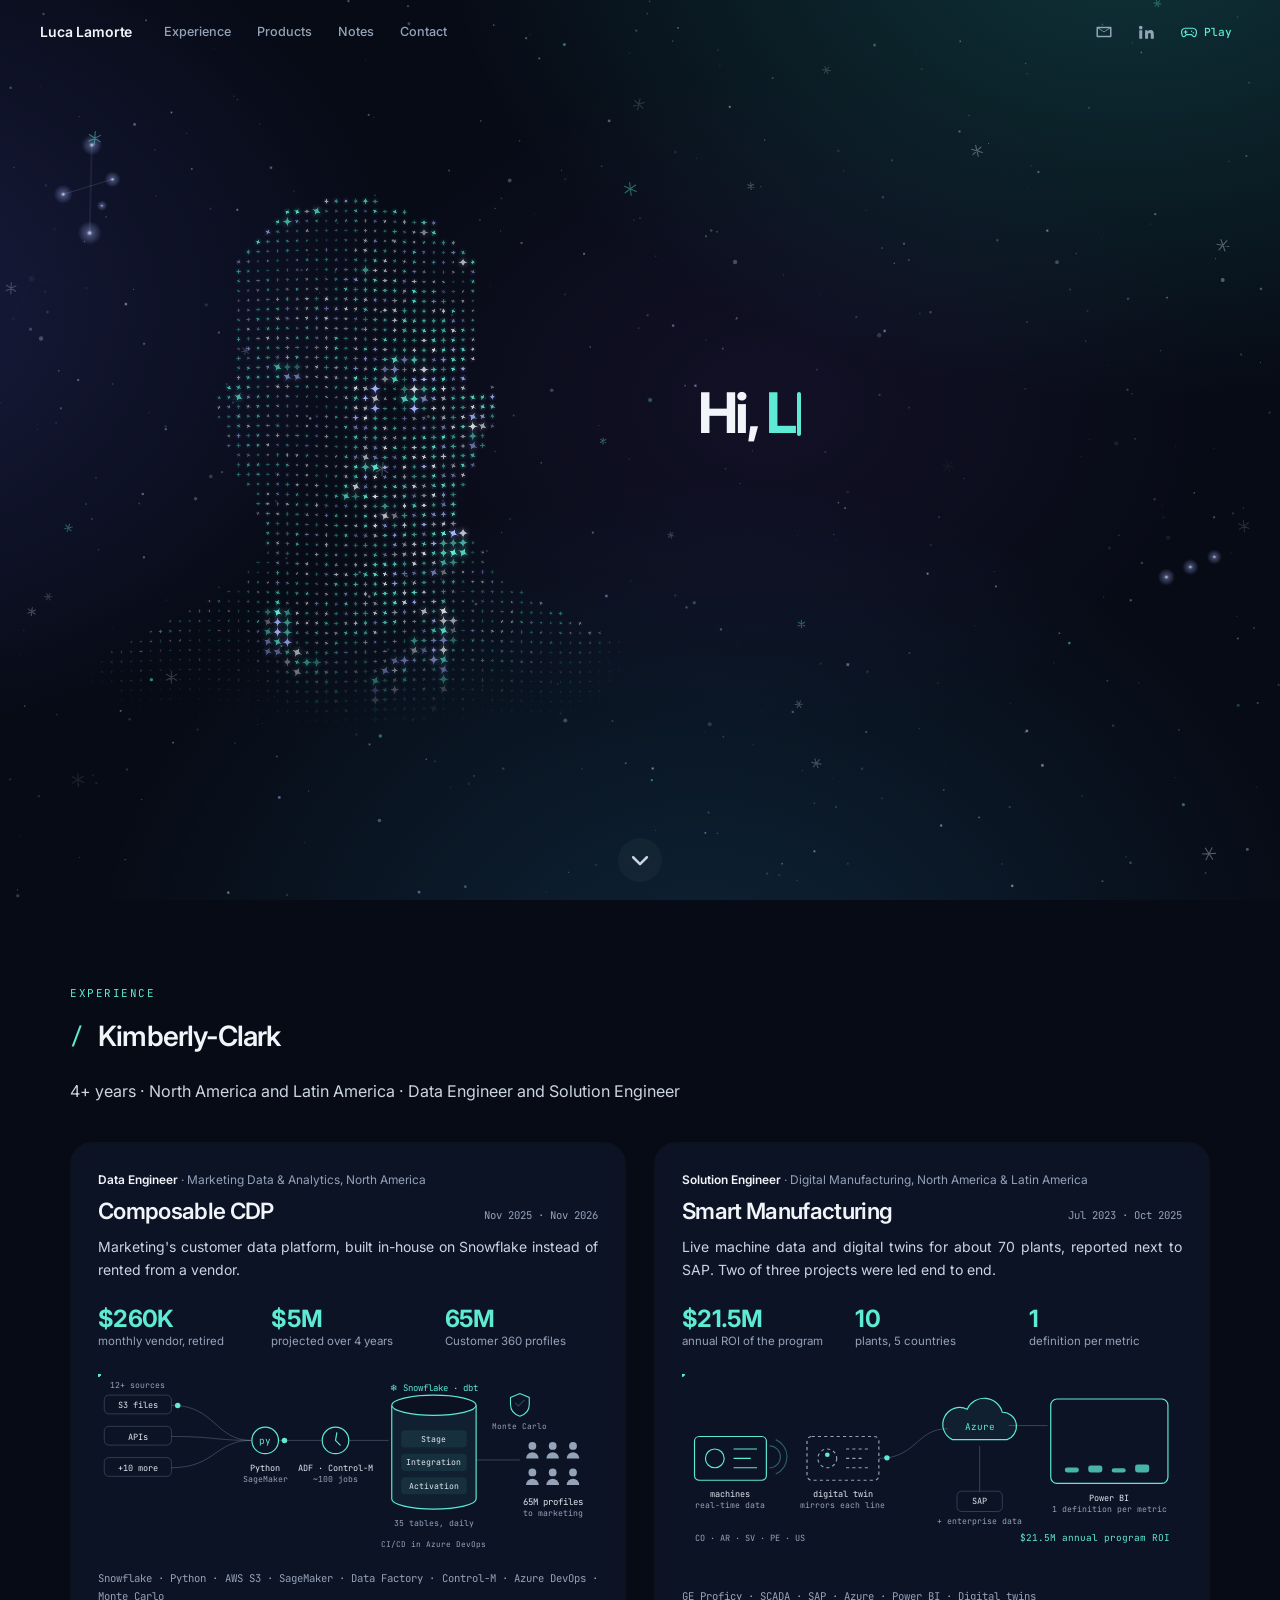
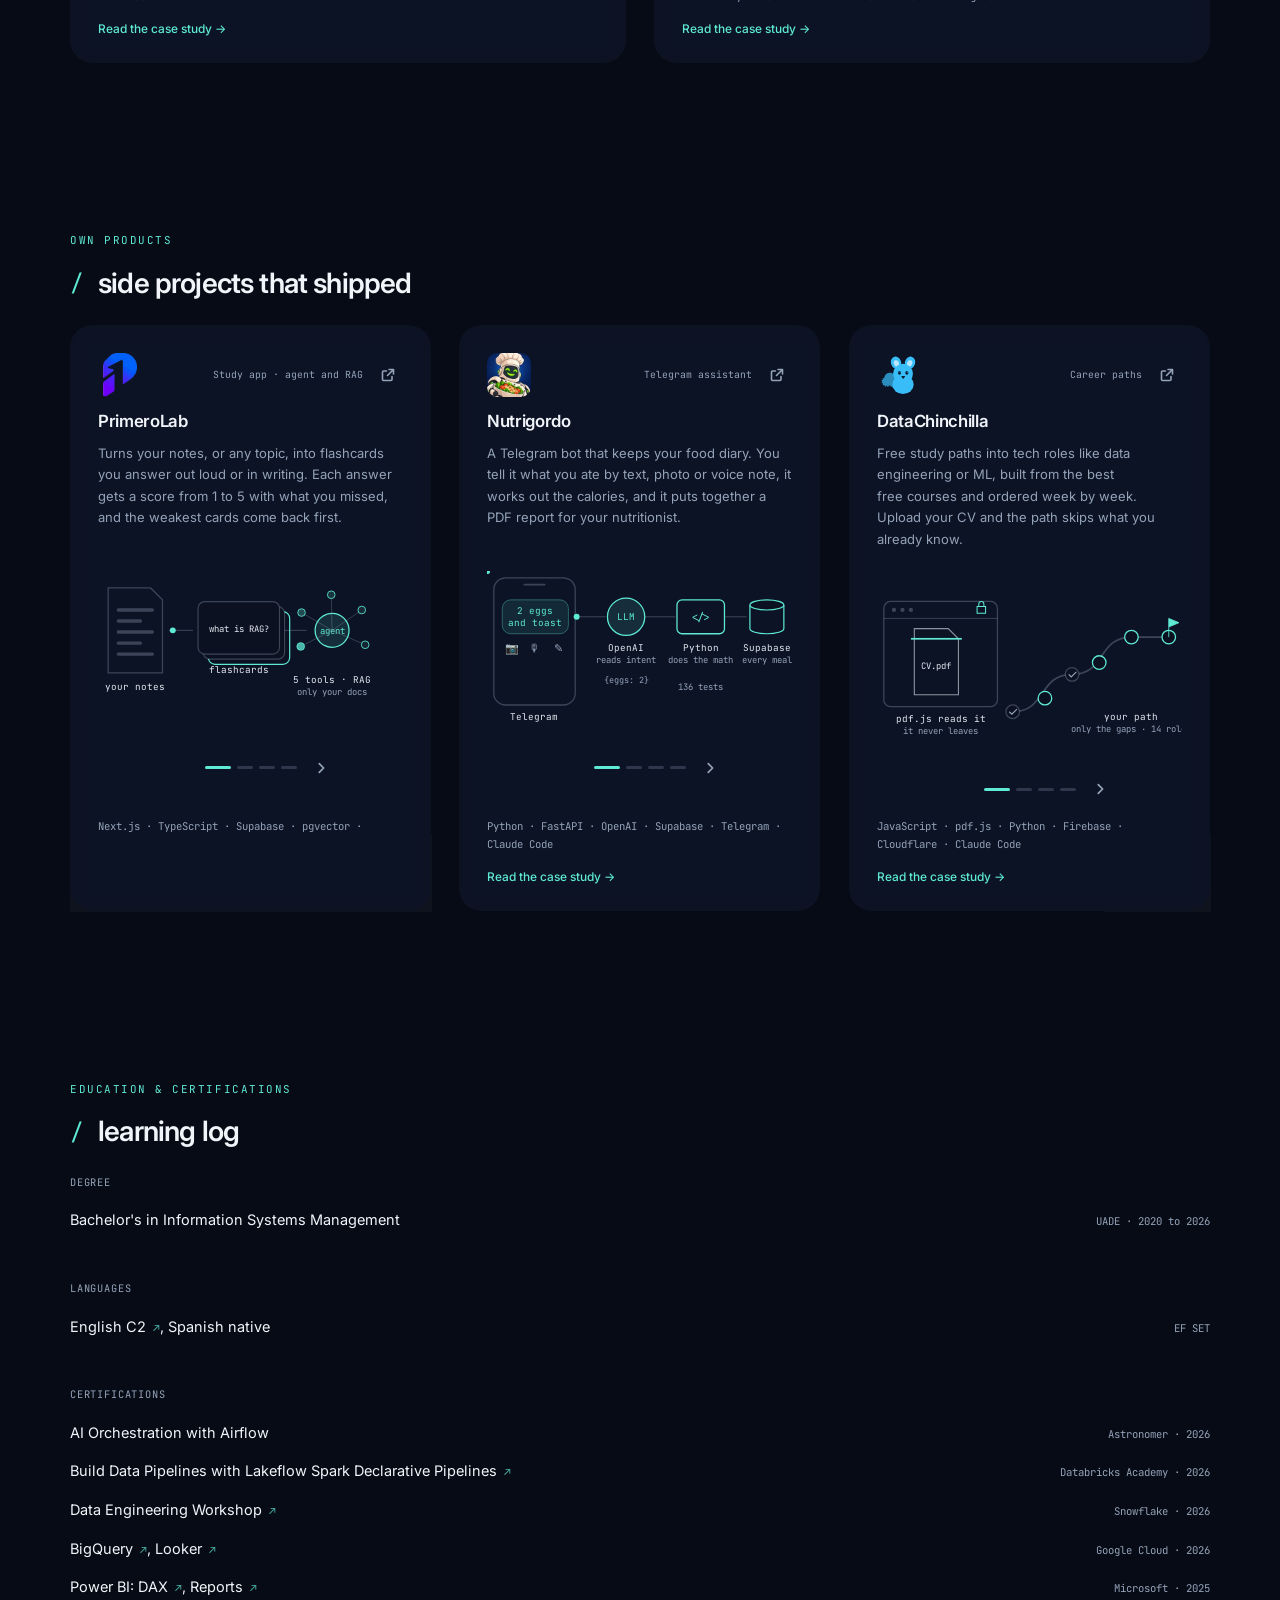
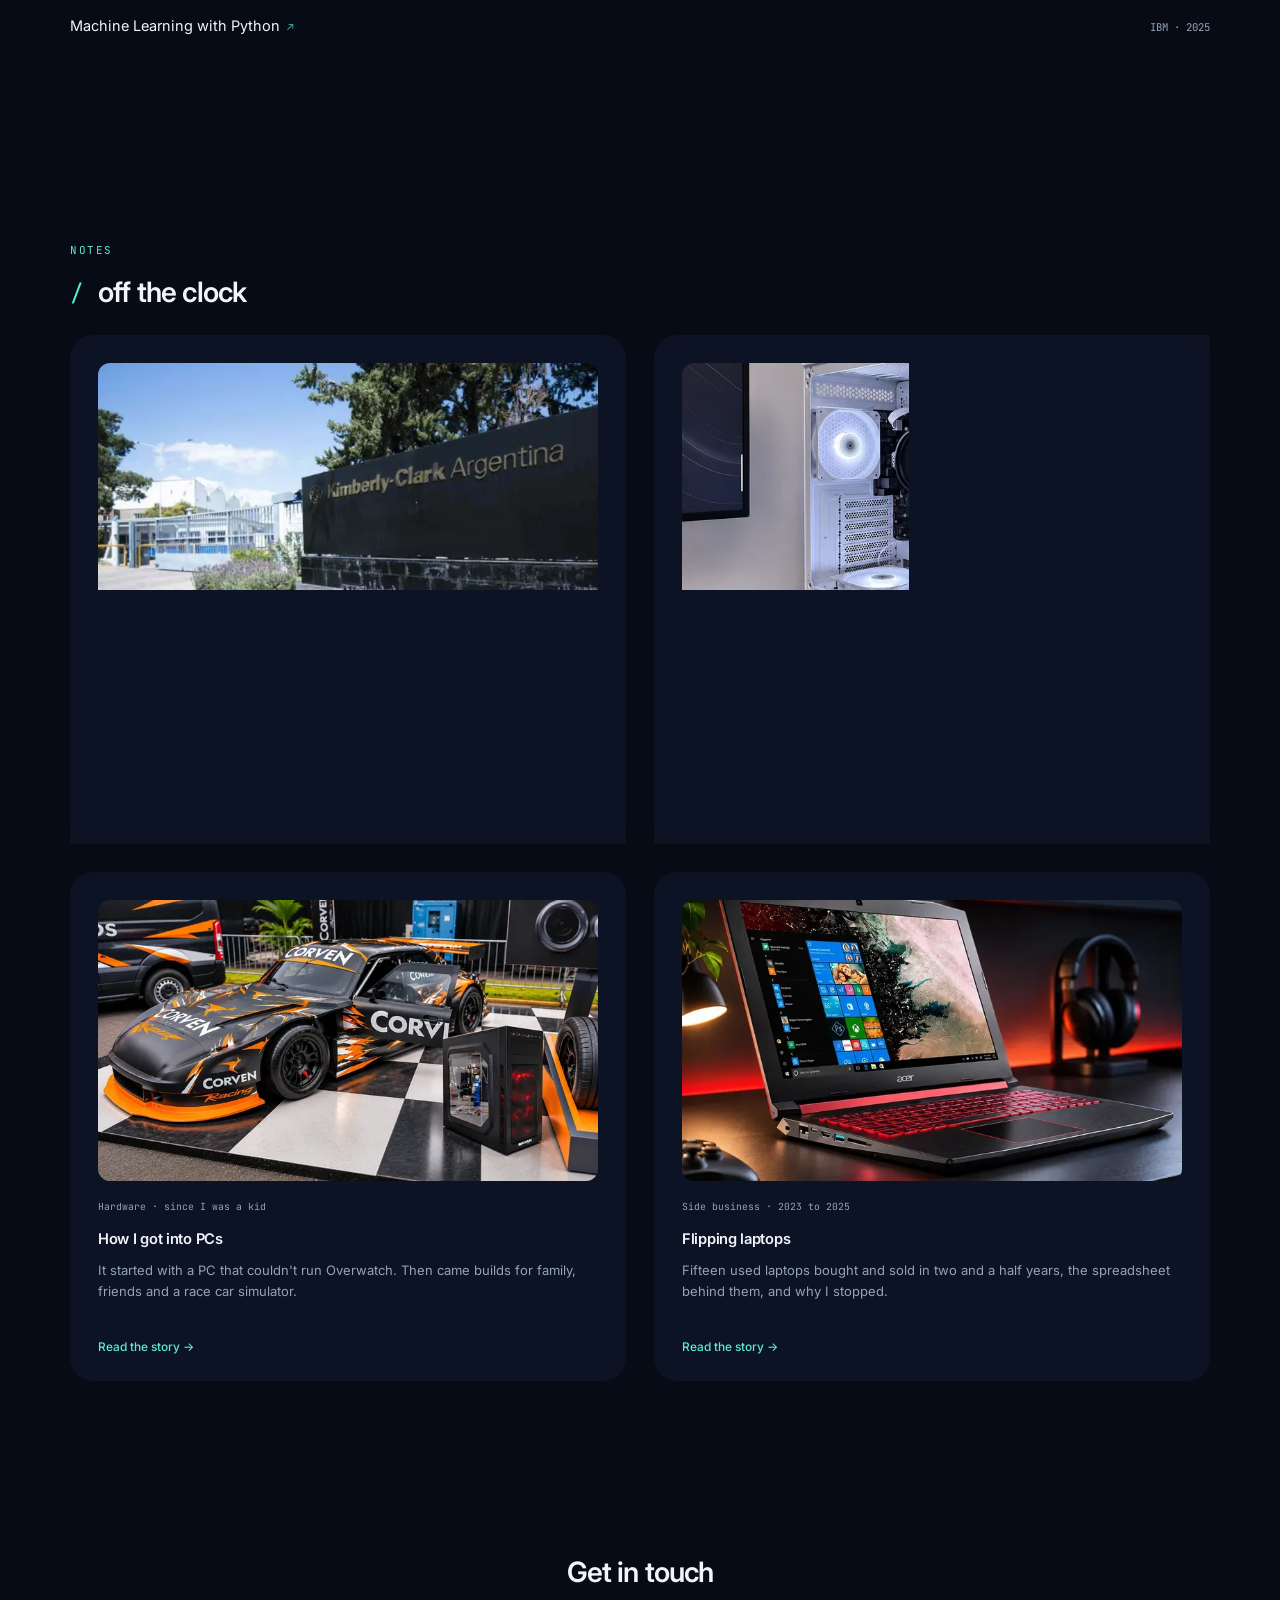
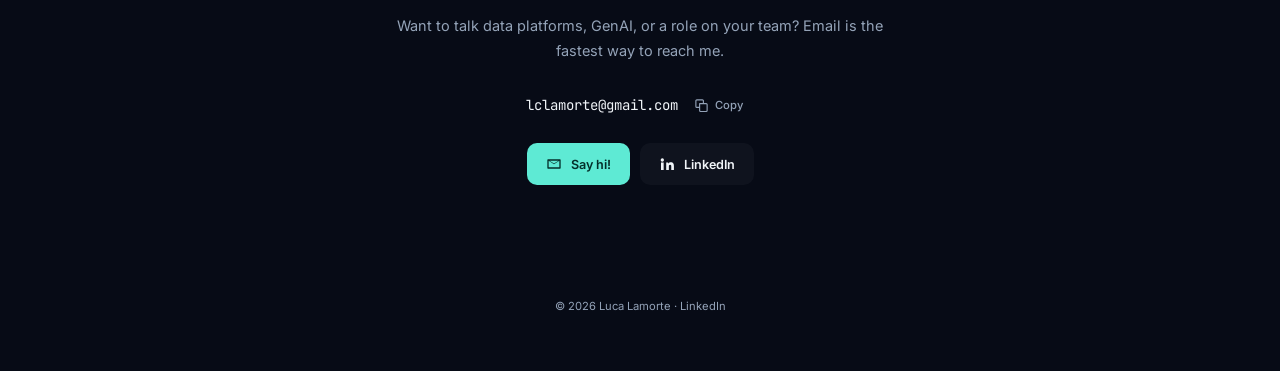
<file: index.html>
<!doctype html>
<html lang="en">
<head>
<script>
  // Al volver de un artículo a una sección (index.html#experience) la página aparece ahí mismo: sin el
  // desplazamiento suave desde arriba. El suave vuelve apenas la página quedó en su lugar.
  // Recargar siempre arranca en el inicio: si la dirección quedó con una sección (#experience), se limpia.
  const nav = performance.getEntriesByType('navigation')[0];
  if (nav && nav.type === 'reload') {
    if ('scrollRestoration' in history) history.scrollRestoration = 'manual';
    if (location.hash && location.hash !== '#selftest') history.replaceState(null, '', location.pathname + location.search);
    addEventListener('load', () => scrollTo({ top: 0, behavior: 'instant' }));
  }
  // Con una sección en la dirección, se llega ahí y después se limpia, para que recargar no vuelva a saltar.
  if (location.hash && location.hash !== '#selftest') {
    const root = document.documentElement; root.style.scrollBehavior = 'auto';
    const jump = () => { const t = document.getElementById(location.hash.slice(1)); if (t && t.tagName !== 'DETAILS') t.scrollIntoView({ block: 'start', behavior: 'instant' }); };
    addEventListener('DOMContentLoaded', jump);
    addEventListener('load', () => { jump(); history.replaceState(null, '', location.pathname + location.search); requestAnimationFrame(() => requestAnimationFrame(() => root.style.scrollBehavior = '')); });
  }
</script>
<meta charset="utf-8">
<meta name="viewport" content="width=device-width, initial-scale=1">
<title>Luca Lamorte · Data &amp; AI architecture</title>
<meta name="description" content="Senior Data Architect at IBM. I design data platforms on Snowflake and dbt, and ship AI products on top of them.">
<link rel="canonical" href="https://lucalamorte.github.io/">
<meta property="og:type" content="website">
<meta property="og:site_name" content="Luca Lamorte">
<meta property="og:title" content="Luca Lamorte · Data &amp; AI architecture">
<meta property="og:description" content="Senior Data Architect at IBM. I design data platforms on Snowflake and dbt, and ship AI products on top of them.">
<meta property="og:url" content="https://lucalamorte.github.io/">
<meta property="og:image" content="https://lucalamorte.github.io/assets/og/home-8.jpg">
<meta property="og:image:alt" content="Luca Lamorte · Data &amp; AI architecture">
<meta property="og:image:width" content="1200">
<meta property="og:image:height" content="627">
<meta property="og:locale" content="en_US">
<meta name="twitter:card" content="summary_large_image">
<meta name="twitter:title" content="Luca Lamorte · Data &amp; AI architecture">
<meta name="twitter:description" content="Senior Data Architect at IBM. I design data platforms on Snowflake and dbt, and ship AI products on top of them.">
<meta name="twitter:image" content="https://lucalamorte.github.io/assets/og/home-8.jpg">
<meta name="author" content="Luca Lamorte">
<meta name="theme-color" content="#0b1120">
<link rel="icon" href="assets/favicon.svg" type="image/svg+xml">
<link rel="icon" href="assets/favicon-32.png" type="image/png" sizes="32x32">
<link rel="apple-touch-icon" href="assets/apple-touch-icon.png">
<script type="application/ld+json">{"@context":"https://schema.org","@graph":[{"@type":"Person","@id":"https://lucalamorte.github.io/#luca","name":"Luca Lamorte","jobTitle":"Senior Data Architect","worksFor":{"@type":"Organization","name":"IBM"},"description":"Senior Data Architect at IBM, based in Buenos Aires. Designs data platforms on Snowflake and dbt and ships GenAI products on top of them: RAG, tool-calling agents and Snowflake Cortex.","address":{"@type":"PostalAddress","addressLocality":"Buenos Aires","addressCountry":"AR"},"alumniOf":{"@type":"CollegeOrUniversity","name":"UADE (Universidad Argentina de la Empresa)"},"knowsLanguage":["English","Spanish"],"knowsAbout":["Data architecture","Data modeling","Dimensional modeling (Kimball)","Snowflake","Snowflake Cortex","dbt","Apache Airflow","AWS","Azure","Google Cloud","Python","SQL","Data quality and observability","CI/CD for data","Composable CDP","LLMs","Retrieval-augmented generation (RAG)","AI agents"],"url":"https://lucalamorte.github.io/","email":"mailto:lclamorte@gmail.com","sameAs":["https://www.linkedin.com/in/lclamorte/"],"hasCredential":[{"@type":"EducationalOccupationalCredential","name":"AI Orchestration with Airflow Certification","recognizedBy":{"@type":"Organization","name":"Astronomer"},"dateCreated":"2026"},{"@type":"EducationalOccupationalCredential","name":"Build Data Pipelines with Lakeflow Spark Declarative Pipelines","recognizedBy":{"@type":"Organization","name":"Databricks Academy"},"dateCreated":"2026"},{"@type":"EducationalOccupationalCredential","name":"Data Engineering Workshop","recognizedBy":{"@type":"Organization","name":"Snowflake"},"dateCreated":"2026"},{"@type":"EducationalOccupationalCredential","name":"BigQuery and Looker","recognizedBy":{"@type":"Organization","name":"Google Cloud"},"dateCreated":"2026"},{"@type":"EducationalOccupationalCredential","name":"Power BI: DAX and Reports","recognizedBy":{"@type":"Organization","name":"Microsoft"},"dateCreated":"2025"},{"@type":"EducationalOccupationalCredential","name":"Machine Learning with Python","recognizedBy":{"@type":"Organization","name":"IBM"},"dateCreated":"2025"},{"@type":"EducationalOccupationalCredential","name":"English C2","recognizedBy":{"@type":"Organization","name":"EF SET"}}]},{"@type":"WebSite","@id":"https://lucalamorte.github.io/#site","url":"https://lucalamorte.github.io/","name":"Luca Lamorte","author":{"@id":"https://lucalamorte.github.io/#luca"},"inLanguage":"en"}]}</script>
<link rel="preconnect" href="https://fonts.googleapis.com">
<link rel="preconnect" href="https://fonts.gstatic.com" crossorigin>
<link href="https://fonts.googleapis.com/css2?family=Inter:wght@400;500;600;700&family=JetBrains+Mono:wght@400;500&display=swap" rel="stylesheet">
<link rel="stylesheet" href="style.css">
</head>
<body>
<svg width="0" height="0" style="position:absolute" aria-hidden="true">
  <symbol id="i-mail" viewBox="0 0 24 24"><path fill="currentColor" d="M3 5h18a1 1 0 0 1 1 1v12a1 1 0 0 1-1 1H3a1 1 0 0 1-1-1V6a1 1 0 0 1 1-1zm9 7.2L4 7.3V17h16V7.3l-8 4.9zM5.2 7l6.8 4.2L18.8 7H5.2z"/></symbol>
  <symbol id="i-linkedin" viewBox="0 0 24 24"><path fill="currentColor" d="M4.98 3.5a2.5 2.5 0 1 1 0 5 2.5 2.5 0 0 1 0-5zM3 9.75h4V21H3V9.75zm7 0h3.8v1.6h.06c.53-1 1.83-2.06 3.77-2.06 4.03 0 4.77 2.65 4.77 6.1V21h-4v-5c0-1.2-.02-2.74-1.67-2.74-1.67 0-1.93 1.3-1.93 2.65V21h-4V9.75z"/></symbol>
  <symbol id="i-db" viewBox="0 0 24 24"><g fill="none" stroke="currentColor" stroke-width="1.8"><ellipse cx="12" cy="5.5" rx="7.5" ry="2.8"/><path d="M4.5 5.5v13c0 1.5 3.4 2.8 7.5 2.8s7.5-1.3 7.5-2.8v-13M4.5 12c0 1.5 3.4 2.8 7.5 2.8s7.5-1.3 7.5-2.8"/></g></symbol>
  <symbol id="i-copy" viewBox="0 0 24 24"><path fill="none" stroke="currentColor" stroke-width="1.8" stroke-linejoin="round" d="M9 9h10.5a1.5 1.5 0 0 1 1.5 1.5V20a1.5 1.5 0 0 1-1.5 1.5H10.5A1.5 1.5 0 0 1 9 20zM15 9V4.5A1.5 1.5 0 0 0 13.5 3H4.5A1.5 1.5 0 0 0 3 4.5v9A1.5 1.5 0 0 0 4.5 15H9"/></symbol>
  <symbol id="i-factory" viewBox="0 0 24 24"><path fill="none" stroke="currentColor" stroke-width="1.8" stroke-linejoin="round" d="M3 21V10l5 3V10l5 3V10l5 3V4h3v17H3zm4-4h2m4 0h2"/></symbol>
</svg>

<a class="skip" href="#content">Skip to content</a>
<nav class="nav" aria-label="Main">
  <a class="name" href="#top">Luca Lamorte</a>
  <div class="links"><a href="#experience">Experience</a><a href="#projects">Products</a><a href="#notes">Notes</a><a href="#contact">Contact</a></div>
  <div class="icons">
    <a href="mailto:lclamorte@gmail.com?subject=Let's%20connect!" aria-label="Email"><svg><use href="#i-mail"/></svg></a>
    <a href="https://www.linkedin.com/in/lclamorte/" aria-label="LinkedIn" target="_blank" rel="noopener"><svg><use href="#i-linkedin"/></svg></a>
    <button type="button" class="nav-play" data-pk-play aria-label="Play this page as a game"><svg viewBox="0 0 24 24" aria-hidden="true"><path d="M7 7h10a5 5 0 0 1 4.9 6l-.8 3.6a2.2 2.2 0 0 1-3.8 1L15.5 15.5h-7l-1.8 2.1a2.2 2.2 0 0 1-3.8-1L2.1 13A5 5 0 0 1 7 7z"/><path d="M7.5 10v4M5.5 12h4"/><circle cx="15.5" cy="11" r=".9"/><circle cx="17.8" cy="13" r=".9"/></svg><span>Play</span></button>
  </div>
</nav>

<main id="top">
  <span id="content"></span>
  <section class="hero">
    <div class="portrait">
      <canvas id="portrait" role="img" aria-label="Portrait of Luca drawn with small dashes that move with the cursor"></canvas>
      <p class="game-status" id="game-status" aria-live="polite"></p>
    </div>
    <div class="intro">
    <h1>Hi, <b>Luca</b> here.</h1>
    <p class="roles">Data &amp; AI architecture · Buenos Aires</p>
    <p>I design data platforms and ship AI products on top of them.</p>
    <button type="button" class="pk-play" id="pk-play" data-pk-play><svg viewBox="0 0 24 24" aria-hidden="true"><path d="M7 7h10a5 5 0 0 1 4.9 6l-.8 3.6a2.2 2.2 0 0 1-3.8 1L15.5 15.5h-7l-1.8 2.1a2.2 2.2 0 0 1-3.8-1L2.1 13A5 5 0 0 1 7 7z"/><path d="M7.5 10v4M5.5 12h4"/><circle cx="15.5" cy="11" r=".9"/><circle cx="17.8" cy="13" r=".9"/></svg>Play this page as a game</button>
    </div>
  </section>


  <section id="experience" class="reveal">
    <p class="eyebrow">Experience</p>
    <h2><span>/</span> Kimberly-Clark</h2>
    <p class="group big">4+ years · North America and Latin America · Data Engineer and Solution Engineer</p>
    <div class="flagship">
      <a class="card big" href="projects/cdp.html">
        <p class="when-role"><b>Data Engineer</b> · Marketing Data &amp; Analytics, North America</p>
        <div class="title-row"><h3>Composable CDP</h3><span class="when">Nov 2025 · Nov 2026</span></div>
        <p>Marketing's customer data platform, built in-house on Snowflake instead of rented from a vendor.</p>
        <ul class="nums"><li><b>$260K</b>monthly vendor, retired</li><li><b>$5M</b>projected over 4 years</li><li><b>65M</b>Customer 360 profiles</li></ul>
        <div class="visual"><svg class="viz" viewBox="0 0 640 232" aria-hidden="true"><rect x="8" y="27" width="86" height="24" rx="6" fill="none" stroke="rgba(148,163,184,.35)"/><text x="51" y="44" text-anchor="middle" fill="#e2e8f0" font-family="JetBrains Mono, monospace" font-size="11">S3 files</text><path d="M94 40 C150 40 150 85 196 85" fill="none" stroke="rgba(148,163,184,.35)" stroke-width="1.2"/><circle r="3.5" fill="#5eead4"><animateMotion path="M94 40 C150 40 150 85 196 85" dur="2.4s" begin="0.0s" repeatCount="indefinite"/></circle><rect x="8" y="67" width="86" height="24" rx="6" fill="none" stroke="rgba(148,163,184,.35)"/><text x="51" y="84" text-anchor="middle" fill="#e2e8f0" font-family="JetBrains Mono, monospace" font-size="11">APIs</text><path d="M94 80 C150 80 150 85 196 85" fill="none" stroke="rgba(148,163,184,.35)" stroke-width="1.2"/><circle r="3.5" fill="#5eead4"><animateMotion path="M94 80 C150 80 150 85 196 85" dur="2.4s" begin="0.6s" repeatCount="indefinite"/></circle><rect x="8" y="107" width="86" height="24" rx="6" fill="none" stroke="rgba(148,163,184,.35)"/><text x="51" y="124" text-anchor="middle" fill="#e2e8f0" font-family="JetBrains Mono, monospace" font-size="11">+10 more</text><path d="M94 120 C150 120 150 85 196 85" fill="none" stroke="rgba(148,163,184,.35)" stroke-width="1.2"/><circle r="3.5" fill="#5eead4"><animateMotion path="M94 120 C150 120 150 85 196 85" dur="2.4s" begin="1.2s" repeatCount="indefinite"/></circle><text x="51" y="18" text-anchor="middle" fill="#94a3b8" font-family="JetBrains Mono, monospace" font-size="10.5">12+ sources</text><circle cx="214" cy="85" r="17" fill="none" stroke="#5eead4" stroke-width="1.5"/><text x="214" y="90" text-anchor="middle" fill="#5eead4" font-family="JetBrains Mono, monospace" font-size="12">py</text><text x="214" y="124" text-anchor="middle" fill="#e2e8f0" font-family="JetBrains Mono, monospace" font-size="11">Python</text><text x="214" y="138" text-anchor="middle" fill="#94a3b8" font-family="JetBrains Mono, monospace" font-size="10.5">SageMaker</text><path d="M231 85 H286" stroke="rgba(148,163,184,.35)" stroke-width="1.2"/><circle r="3.5" fill="#5eead4"><animateMotion path="M231 85 H286" dur="1.2s" begin="0s" repeatCount="indefinite"/></circle><circle cx="304" cy="85" r="17" fill="none" stroke="#5eead4" stroke-width="1.5"/><path d="M304 85 V75 M304 85 l7 5" stroke="#5eead4" stroke-width="1.5" stroke-linecap="round"><animateTransform attributeName="transform" type="rotate" values="0 304 85;360 304 85" dur="6s" repeatCount="indefinite"/></path><text x="304" y="124" text-anchor="middle" fill="#e2e8f0" font-family="JetBrains Mono, monospace" font-size="11">ADF · Control-M</text><text x="304" y="138" text-anchor="middle" fill="#94a3b8" font-family="JetBrains Mono, monospace" font-size="10.5">~100 jobs</text><path d="M321 85 H372" stroke="rgba(148,163,184,.35)" stroke-width="1.2"/><circle r="3.5" fill="#5eead4"><animateMotion path="M321 85 H372" dur="1.2s" begin="0.3s" repeatCount="indefinite"/></circle><path d="M376 40 v120 a54 13 0 0 0 108 0 v-120" fill="rgba(94,234,212,.06)" stroke="#5eead4" stroke-width="1.5"/><ellipse cx="430" cy="40" rx="54" ry="13" fill="#0b1120" stroke="#5eead4" stroke-width="1.5"/><rect x="388" y="72" width="84" height="22" rx="5" fill="#5eead4" opacity=".12"><animate attributeName="opacity" values=".08;.08;.45;.12;.08" keyTimes="0;0.20;0.28;0.50;1" dur="4s" repeatCount="indefinite"/></rect><text x="430" y="87" text-anchor="middle" fill="#e2e8f0" font-family="JetBrains Mono, monospace" font-size="10.5">Stage</text><rect x="388" y="102" width="84" height="22" rx="5" fill="#5eead4" opacity=".12"><animate attributeName="opacity" values=".08;.08;.45;.12;.08" keyTimes="0;0.40;0.48;0.70;1" dur="4s" repeatCount="indefinite"/></rect><text x="430" y="117" text-anchor="middle" fill="#e2e8f0" font-family="JetBrains Mono, monospace" font-size="10.5">Integration</text><rect x="388" y="132" width="84" height="22" rx="5" fill="#5eead4" opacity=".12"><animate attributeName="opacity" values=".08;.08;.45;.12;.08" keyTimes="0;0.60;0.68;0.90;1" dur="4s" repeatCount="indefinite"/></rect><text x="430" y="147" text-anchor="middle" fill="#e2e8f0" font-family="JetBrains Mono, monospace" font-size="10.5">Activation</text><text x="430" y="22" text-anchor="middle" fill="#5eead4" font-family="JetBrains Mono, monospace" font-size="11.5">❄ Snowflake · dbt</text><text x="430" y="194" text-anchor="middle" fill="#94a3b8" font-family="JetBrains Mono, monospace" font-size="10.5">35 tables, daily</text><path d="M528 30 l12 -5 l12 5 v9 c0 8 -6 13 -12 15 c-6 -2 -12 -7 -12 -15 z" fill="none" stroke="#5eead4" stroke-width="1.4"/><path d="M534 37 l4 4 l8 -8" fill="none" stroke="#5eead4" stroke-width="1.4"><animate attributeName="opacity" values="0;1;1;0" keyTimes="0;.2;.8;1" dur="3s" repeatCount="indefinite"/></path><text x="540" y="70" text-anchor="middle" fill="#94a3b8" font-family="JetBrains Mono, monospace" font-size="10">Monte Carlo</text><text x="430" y="222" text-anchor="middle" fill="#94a3b8" font-family="JetBrains Mono, monospace" font-size="10">CI/CD in Azure DevOps</text><path d="M484 110 H540" stroke="rgba(148,163,184,.35)" stroke-width="1.2"/><circle r="3.5" fill="#5eead4"><animateMotion path="M484 110 H540" dur="1.4s" begin="0.5s" repeatCount="indefinite"/></circle><g fill="#94a3b8"><animate attributeName="fill" values="#94a3b8;#94a3b8;#5eead4;#5eead4;#94a3b8" keyTimes="0;0.30;0.34;.92;1" dur="4s" repeatCount="indefinite"/><circle cx="556" cy="92" r="5"/><path d="M548 108 a8 8 0 0 1 16 0 z"/></g><g fill="#94a3b8"><animate attributeName="fill" values="#94a3b8;#94a3b8;#5eead4;#5eead4;#94a3b8" keyTimes="0;0.38;0.42;.92;1" dur="4s" repeatCount="indefinite"/><circle cx="582" cy="92" r="5"/><path d="M574 108 a8 8 0 0 1 16 0 z"/></g><g fill="#94a3b8"><animate attributeName="fill" values="#94a3b8;#94a3b8;#5eead4;#5eead4;#94a3b8" keyTimes="0;0.46;0.50;.92;1" dur="4s" repeatCount="indefinite"/><circle cx="608" cy="92" r="5"/><path d="M600 108 a8 8 0 0 1 16 0 z"/></g><g fill="#94a3b8"><animate attributeName="fill" values="#94a3b8;#94a3b8;#5eead4;#5eead4;#94a3b8" keyTimes="0;0.54;0.58;.92;1" dur="4s" repeatCount="indefinite"/><circle cx="556" cy="126" r="5"/><path d="M548 142 a8 8 0 0 1 16 0 z"/></g><g fill="#94a3b8"><animate attributeName="fill" values="#94a3b8;#94a3b8;#5eead4;#5eead4;#94a3b8" keyTimes="0;0.62;0.66;.92;1" dur="4s" repeatCount="indefinite"/><circle cx="582" cy="126" r="5"/><path d="M574 142 a8 8 0 0 1 16 0 z"/></g><g fill="#94a3b8"><animate attributeName="fill" values="#94a3b8;#94a3b8;#5eead4;#5eead4;#94a3b8" keyTimes="0;0.70;0.74;.92;1" dur="4s" repeatCount="indefinite"/><circle cx="608" cy="126" r="5"/><path d="M600 142 a8 8 0 0 1 16 0 z"/></g><text x="582" y="168" text-anchor="middle" fill="#e2e8f0" font-family="JetBrains Mono, monospace" font-size="11.5">65M profiles</text><text x="582" y="182" text-anchor="middle" fill="#94a3b8" font-family="JetBrains Mono, monospace" font-size="10.5">to marketing</text></svg></div>
        <p class="tools">Snowflake · Python · AWS S3 · SageMaker · Data Factory · Control-M · Azure DevOps · Monte Carlo</p>
        <span class="more">Read the case study →</span>
      </a>
      <a class="card big" href="projects/smom.html">
        <p class="when-role"><b>Solution Engineer</b> · Digital Manufacturing, North America &amp; Latin America</p>
        <div class="title-row"><h3>Smart Manufacturing</h3><span class="when">Jul 2023 · Oct 2025</span></div>
        <p>Live machine data and digital twins for about 70 plants, reported next to SAP. Two of three projects were led end to end.</p>
        <ul class="nums"><li><b>$21.5M</b>annual ROI of the program</li><li><b>10</b>plants, 5 countries</li><li><b>1</b>definition per metric</li></ul>
        <div class="visual"><svg class="viz" viewBox="0 0 640 232" aria-hidden="true"><rect x="16" y="80" width="92" height="56" rx="6" stroke="#5eead4" stroke-width="1.5" fill="none"/><circle cx="42" cy="108" r="12" stroke="#5eead4" stroke-width="1.5" fill="none"/><path d="M66 96 h30 M66 108 h22 M66 120 h30" stroke="#5eead4" stroke-width="1.5" fill="none"/><g><animate attributeName="opacity" values="0;1;0" keyTimes="0;.3;1" dur="1.6s" repeatCount="indefinite"/><path d="M112 92 a14 14 0 0 1 0 28 M120 84 a24 24 0 0 1 0 44" fill="none" stroke="#5eead4" stroke-width="1.5"/></g><text x="62" y="158" text-anchor="middle" fill="#e2e8f0" font-family="JetBrains Mono, monospace" font-size="11">machines</text><text x="62" y="172" text-anchor="middle" fill="#94a3b8" font-family="JetBrains Mono, monospace" font-size="10.5">real-time data</text><rect x="160" y="80" width="92" height="56" rx="6" stroke="#94a3b8" stroke-width="1.5" fill="none" stroke-dasharray="4 4"/><circle cx="186" cy="108" r="12" stroke="#94a3b8" stroke-width="1.5" fill="none" stroke-dasharray="4 4"/><path d="M210 96 h30 M210 108 h22 M210 120 h30" stroke="#94a3b8" stroke-width="1.5" fill="none" stroke-dasharray="4 4"/><text x="206" y="158" text-anchor="middle" fill="#e2e8f0" font-family="JetBrains Mono, monospace" font-size="11">digital twin</text><text x="206" y="172" text-anchor="middle" fill="#94a3b8" font-family="JetBrains Mono, monospace" font-size="10.5">mirrors each line</text><circle cx="186" cy="108" r="3" fill="#5eead4"><animate attributeName="cy" values="100;116;100" keyTimes="0;.5;1" dur="1.6s" repeatCount="indefinite"/></circle><path d="M252 108 C300 108 300 70 340 70" fill="none" stroke="rgba(148,163,184,.35)" stroke-width="1.2"/><circle r="3.5" fill="#5eead4"><animateMotion path="M252 108 C300 108 300 70 340 70" dur="1.6s" begin="0s" repeatCount="indefinite"/></circle><path d="M346 84 h70 a18 18 0 0 0 -6 -35 a24 24 0 0 0 -45 -4 a18 18 0 0 0 -19 39 z" fill="rgba(94,234,212,.06)" stroke="#5eead4" stroke-width="1.5"/><text x="381" y="72" text-anchor="middle" fill="#5eead4" font-family="JetBrains Mono, monospace" font-size="12">Azure</text><rect x="352" y="150" width="58" height="26" rx="6" fill="none" stroke="rgba(148,163,184,.35)"/><text x="381" y="167" text-anchor="middle" fill="#e2e8f0" font-family="JetBrains Mono, monospace" font-size="11">SAP</text><text x="381" y="192" text-anchor="middle" fill="#94a3b8" font-family="JetBrains Mono, monospace" font-size="10.5">+ enterprise data</text><path d="M381 150 V92" stroke="rgba(148,163,184,.35)" stroke-width="1.2"/><circle r="3.5" fill="#5eead4"><animateMotion path="M381 150 V92" dur="1.4s" begin="0.4s" repeatCount="indefinite"/></circle><path d="M418 66 H468" stroke="rgba(148,163,184,.35)" stroke-width="1.2"/><circle r="3.5" fill="#5eead4"><animateMotion path="M418 66 H468" dur="1.2s" begin="0.2s" repeatCount="indefinite"/></circle><rect x="472" y="32" width="150" height="108" rx="8" fill="none" stroke="#5eead4" stroke-width="1.5"/><rect x="490" y="80" width="18" height="46" rx="3" fill="#5eead4" opacity=".75"><animate attributeName="height" values="0;46;46;0" keyTimes="0;.3;.9;1" dur="4s" repeatCount="indefinite"/><animate attributeName="y" values="126;80;80;126" keyTimes="0;.3;.9;1" dur="4s" repeatCount="indefinite"/></rect><rect x="520" y="62" width="18" height="64" rx="3" fill="#5eead4" opacity=".75"><animate attributeName="height" values="0;64;64;0" keyTimes="0;.3;.9;1" dur="4s" repeatCount="indefinite"/><animate attributeName="y" values="126;62;62;126" keyTimes="0;.3;.9;1" dur="4s" repeatCount="indefinite"/></rect><rect x="550" y="88" width="18" height="38" rx="3" fill="#5eead4" opacity=".75"><animate attributeName="height" values="0;38;38;0" keyTimes="0;.3;.9;1" dur="4s" repeatCount="indefinite"/><animate attributeName="y" values="126;88;88;126" keyTimes="0;.3;.9;1" dur="4s" repeatCount="indefinite"/></rect><rect x="580" y="52" width="18" height="74" rx="3" fill="#5eead4" opacity=".75"><animate attributeName="height" values="0;74;74;0" keyTimes="0;.3;.9;1" dur="4s" repeatCount="indefinite"/><animate attributeName="y" values="126;52;52;126" keyTimes="0;.3;.9;1" dur="4s" repeatCount="indefinite"/></rect><text x="547" y="162" text-anchor="middle" fill="#e2e8f0" font-family="JetBrains Mono, monospace" font-size="11">Power BI</text><text x="547" y="176" text-anchor="middle" fill="#94a3b8" font-family="JetBrains Mono, monospace" font-size="10.5">1 definition per metric</text><text x="16" y="214" text-anchor="start" fill="#94a3b8" font-family="JetBrains Mono, monospace" font-size="11">CO · AR · SV · PE · US</text><text x="624" y="214" text-anchor="end" fill="#5eead4" font-family="JetBrains Mono, monospace" font-size="12">$21.5M annual program ROI</text></svg></div>
        <p class="tools">GE Proficy · SCADA · SAP · Azure · Power BI · Digital twins</p>
        <span class="more">Read the case study →</span>
      </a>
    </div>
  </section>
  <section id="projects" class="reveal">
    <p class="eyebrow">Own products</p>
    <h2><span>/</span> side projects that shipped</h2>
    <div class="projects four">
      <div class="card linked">
        <div class="top"><img class="logo" src="assets/primerolab-logo.webp" alt=""><span class="out"><span class="kind">Study app · agent and RAG</span><a class="ico" href="https://primerolab.com" target="_blank" rel="noopener" aria-label="Open PrimeroLab" title="Open PrimeroLab"><svg viewBox="0 0 16 16" aria-hidden="true"><path fill="none" stroke="currentColor" stroke-width="1.6" stroke-linecap="round" stroke-linejoin="round" d="M9 2.5h4.5V7M13.5 2.5 7.5 8.5M12 9.5v3a1 1 0 0 1-1 1H3.5a1 1 0 0 1-1-1V5a1 1 0 0 1 1-1h3"/></svg></a></span></div>
        <h3>PrimeroLab</h3>
        <p>Turns your notes, or any topic, into flashcards you answer out loud or in writing. Each answer gets a score from 1 to 5 with what you missed, and the weakest cards come back first.</p>
        <div class="visual slides" role="region" aria-roledescription="carousel" aria-label="PrimeroLab: how it works and screens">
          <div class="track">
          <div class="slide"><svg class="viz" viewBox="0 0 360 186" aria-hidden="true"><path d="M12 20 h50 l14 14 v86 h-64 z" fill="none" stroke="rgba(148,163,184,.35)" stroke-width="1.5"/><rect x="22" y="44" width="44" height="4" rx="2" fill="rgba(148,163,184,.35)"/><rect x="22" y="57" width="30" height="4" rx="2" fill="rgba(148,163,184,.35)"/><rect x="22" y="70" width="44" height="4" rx="2" fill="rgba(148,163,184,.35)"/><rect x="22" y="83" width="30" height="4" rx="2" fill="rgba(148,163,184,.35)"/><rect x="22" y="96" width="44" height="4" rx="2" fill="rgba(148,163,184,.35)"/><text x="44" y="140" text-anchor="middle" fill="#e2e8f0" font-family="JetBrains Mono, monospace" font-size="11">your notes</text><path d="M84 70 H112" stroke="rgba(148,163,184,.35)" stroke-width="1.2"/><circle r="3.5" fill="#5eead4"><animateMotion path="M84 70 H112" dur="1s" begin="0s" repeatCount="indefinite"/></circle><rect x="130" y="48" width="96" height="62" rx="8" fill="#0b1120" stroke="#5eead4" stroke-width="1.4"/><rect x="124" y="42" width="96" height="62" rx="8" fill="#0b1120" stroke="rgba(148,163,184,.35)" stroke-width="1.4"/><rect x="118" y="36" width="96" height="62" rx="8" fill="#0b1120" stroke="rgba(148,163,184,.35)" stroke-width="1.4"/><g><animate attributeName="opacity" values="1;1;0;0;1" keyTimes="0;.45;.5;.95;1" dur="3.8s" repeatCount="indefinite"/><text x="166" y="72" text-anchor="middle" fill="#e2e8f0" font-family="JetBrains Mono, monospace" font-size="10.5">what is RAG?</text></g><g opacity="0"><animate attributeName="opacity" values="0;0;1;1;0" keyTimes="0;.5;.55;.95;1" dur="3.8s" repeatCount="indefinite"/><text x="166" y="66" text-anchor="middle" fill="#5eead4" font-family="JetBrains Mono, monospace" font-size="9">search docs,</text><text x="166" y="79" text-anchor="middle" fill="#5eead4" font-family="JetBrains Mono, monospace" font-size="9">then answer</text></g><text x="166" y="120" text-anchor="middle" fill="#e2e8f0" font-family="JetBrains Mono, monospace" font-size="11">flashcards</text><path d="M220 70 H246" stroke="rgba(148,163,184,.35)" stroke-width="1.2"/><circle cx="276" cy="70" r="20" fill="rgba(94,234,212,.12)" stroke="#5eead4" stroke-width="1.5"/><text x="276" y="74" text-anchor="middle" fill="#5eead4" font-family="JetBrains Mono, monospace" font-size="10.5">agent</text><path d="M276 70 L239 89" stroke="rgba(148,163,184,.35)"/><circle cx="239" cy="89" r="4.5" fill="#0b1120" stroke="#5eead4"><animate attributeName="fill" values="#0b1120;#5eead4;#0b1120" keyTimes="0;0.10;1" dur="2s" repeatCount="indefinite"/></circle><path d="M276 70 L240 49" stroke="rgba(148,163,184,.35)"/><circle cx="240" cy="49" r="4.5" fill="#0b1120" stroke="#5eead4"><animate attributeName="fill" values="#0b1120;#5eead4;#0b1120" keyTimes="0;0.28;1" dur="2s" repeatCount="indefinite"/></circle><path d="M276 70 L275 28" stroke="rgba(148,163,184,.35)"/><circle cx="275" cy="28" r="4.5" fill="#0b1120" stroke="#5eead4"><animate attributeName="fill" values="#0b1120;#5eead4;#0b1120" keyTimes="0;0.46;1" dur="2s" repeatCount="indefinite"/></circle><path d="M276 70 L311 46" stroke="rgba(148,163,184,.35)"/><circle cx="311" cy="46" r="4.5" fill="#0b1120" stroke="#5eead4"><animate attributeName="fill" values="#0b1120;#5eead4;#0b1120" keyTimes="0;0.64;1" dur="2s" repeatCount="indefinite"/></circle><path d="M276 70 L315 87" stroke="rgba(148,163,184,.35)"/><circle cx="315" cy="87" r="4.5" fill="#0b1120" stroke="#5eead4"><animate attributeName="fill" values="#0b1120;#5eead4;#0b1120" keyTimes="0;0.82;1" dur="2s" repeatCount="indefinite"/></circle><text x="276" y="132" text-anchor="middle" fill="#e2e8f0" font-family="JetBrains Mono, monospace" font-size="11">5 tools · RAG</text><text x="276" y="146" text-anchor="middle" fill="#94a3b8" font-family="JetBrains Mono, monospace" font-size="10.5">only your docs</text></svg></div>
          <div class="slide"><img src="assets/shots/primerolab-1.webp" alt="PrimeroLab home: pick a topic and take a 60 second diagnostic" width="960" height="600" loading="lazy" decoding="async"></div>
          <div class="slide"><img src="assets/shots/primerolab-2.webp" alt="How PrimeroLab works: upload material, answer out loud, review what you struggle with" width="960" height="600" loading="lazy" decoding="async"></div>
          <div class="slide"><img src="assets/shots/primerolab-3.webp" alt="The crew: the AI tutors that coach each answer" width="960" height="600" loading="lazy" decoding="async"></div>
          </div>
          <button type="button" class="prev" aria-label="Previous slide"><svg viewBox="0 0 16 16" aria-hidden="true"><path d="M10 3L5 8l5 5"/></svg></button><button type="button" class="fwd" aria-label="Next slide"><svg viewBox="0 0 16 16" aria-hidden="true"><path d="M6 3l5 5-5 5"/></svg></button>
          <span class="count" aria-hidden="true"></span><div class="dots"></div>
        </div>
        <p class="tools">Next.js · TypeScript · Supabase · pgvector · Gemini · OpenAI · Claude Code</p>
        <a class="more" href="projects/primerolab.html">Read the case study →</a>
      </div>
      <div class="card linked">
        <div class="top"><img class="logo" src="assets/nutrigordo-logo.webp" alt=""><span class="out"><span class="kind">Telegram assistant</span><a class="ico" href="https://food-tracker-backend-cr8c.onrender.com/" target="_blank" rel="noopener" aria-label="Try the Nutrigordo demo" title="Try the Nutrigordo demo"><svg viewBox="0 0 16 16" aria-hidden="true"><path fill="none" stroke="currentColor" stroke-width="1.6" stroke-linecap="round" stroke-linejoin="round" d="M9 2.5h4.5V7M13.5 2.5 7.5 8.5M12 9.5v3a1 1 0 0 1-1 1H3.5a1 1 0 0 1-1-1V5a1 1 0 0 1 1-1h3"/></svg></a></span></div>
        <h3>Nutrigordo</h3>
        <p>A Telegram bot that keeps your food diary. You tell it what you ate by text, photo or voice note, it works out the calories, and it puts together a PDF report for your nutritionist.</p>
        <div class="visual slides" role="region" aria-roledescription="carousel" aria-label="Nutrigordo: how it works and screens">
          <div class="track">
          <div class="slide"><svg class="viz" viewBox="0 0 360 186" aria-hidden="true"><rect x="8" y="8" width="96" height="150" rx="14" fill="none" stroke="rgba(148,163,184,.35)" stroke-width="1.5"/><path d="M44 16 h24" stroke="rgba(148,163,184,.35)" stroke-width="2" stroke-linecap="round"/><rect x="18" y="34" width="78" height="40" rx="10" fill="rgba(94,234,212,.1)" stroke="rgba(94,234,212,.4)"/><text x="57" y="51" text-anchor="middle" fill="#5eead4" font-family="JetBrains Mono, monospace" font-size="11">2 eggs</text><text x="57" y="65" text-anchor="middle" fill="#5eead4" font-family="JetBrains Mono, monospace" font-size="11">and toast</text><text x="30" y="96" text-anchor="middle" fill="#94a3b8" font-family="JetBrains Mono, monospace" font-size="13">📷</text><text x="56" y="96" text-anchor="middle" fill="#94a3b8" font-family="JetBrains Mono, monospace" font-size="13">🎙</text><text x="84" y="96" text-anchor="middle" fill="#94a3b8" font-family="JetBrains Mono, monospace" font-size="13">✎</text><g opacity="0"><animate attributeName="opacity" values="0;0;1;1;0" keyTimes="0;.62;.68;.95;1" dur="3.2s" repeatCount="indefinite"/><rect x="18" y="108" width="78" height="36" rx="10" fill="rgba(148,163,184,.1)" stroke="rgba(148,163,184,.35)"/><text x="57" y="124" text-anchor="middle" fill="#e2e8f0" font-family="JetBrains Mono, monospace" font-size="10.5">✓ logged</text><text x="57" y="138" text-anchor="middle" fill="#5eead4" font-family="JetBrains Mono, monospace" font-size="11">412 kcal</text></g><text x="56" y="176" text-anchor="middle" fill="#e2e8f0" font-family="JetBrains Mono, monospace" font-size="11">Telegram</text><path d="M104 54 H140" stroke="rgba(148,163,184,.35)" stroke-width="1.2"/><circle r="3.5" fill="#5eead4"><animateMotion path="M104 54 H140" dur="3.2s" begin="0s" repeatCount="indefinite"/></circle><circle cx="164" cy="54" r="22" fill="rgba(94,234,212,.12)" stroke="#5eead4" stroke-width="1.5"/><text x="164" y="58" text-anchor="middle" fill="#5eead4" font-family="JetBrains Mono, monospace" font-size="11">LLM</text><text x="164" y="94" text-anchor="middle" fill="#e2e8f0" font-family="JetBrains Mono, monospace" font-size="11">OpenAI</text><text x="164" y="108" text-anchor="middle" fill="#94a3b8" font-family="JetBrains Mono, monospace" font-size="10.5">reads intent</text><text x="164" y="132" text-anchor="middle" fill="#94a3b8" font-family="JetBrains Mono, monospace" font-size="10">{eggs: 2}</text><path d="M186 54 H222" stroke="rgba(148,163,184,.35)" stroke-width="1.2"/><circle r="3.5" fill="#5eead4"><animateMotion path="M186 54 H222" dur="3.2s" begin="1.2s" repeatCount="indefinite"/></circle><rect x="224" y="34" width="56" height="40" rx="6" fill="none" stroke="#5eead4" stroke-width="1.5"/><text x="252" y="59" text-anchor="middle" fill="#5eead4" font-family="JetBrains Mono, monospace" font-size="13">&lt;/&gt;</text><text x="252" y="94" text-anchor="middle" fill="#e2e8f0" font-family="JetBrains Mono, monospace" font-size="11">Python</text><text x="252" y="108" text-anchor="middle" fill="#94a3b8" font-family="JetBrains Mono, monospace" font-size="10.5">does the math</text><path d="M280 54 H306" stroke="rgba(148,163,184,.35)" stroke-width="1.2"/><circle r="3.5" fill="#5eead4"><animateMotion path="M280 54 H306" dur="3.2s" begin="2.4s" repeatCount="indefinite"/></circle><path d="M310 40 v28 a20 6 0 0 0 40 0 v-28" fill="none" stroke="#5eead4" stroke-width="1.4"/><ellipse cx="330" cy="40" rx="20" ry="6" fill="#0b1120" stroke="#5eead4" stroke-width="1.4"/><text x="330" y="94" text-anchor="middle" fill="#e2e8f0" font-family="JetBrains Mono, monospace" font-size="11">Supabase</text><text x="330" y="108" text-anchor="middle" fill="#94a3b8" font-family="JetBrains Mono, monospace" font-size="10.5">every meal</text><text x="252" y="140" text-anchor="middle" fill="#94a3b8" font-family="JetBrains Mono, monospace" font-size="10.5">136 tests</text></svg></div>
          <div class="slide"><img src="assets/shots/nutrigordo-1.webp" alt="A voice note in Telegram: Nutrigordo writes down what it heard and logs the meal" width="960" height="600" loading="lazy" decoding="async"></div>
          <div class="slide"><img src="assets/shots/nutrigordo-2.webp" alt="The day so far with /hoy, then a meal added by text" width="960" height="600" loading="lazy" decoding="async"></div>
          <div class="slide"><img src="assets/shots/nutrigordo-3.webp" alt="Weekly, monthly or yearly reports, delivered as a PDF" width="960" height="600" loading="lazy" decoding="async"></div>
          </div>
          <button type="button" class="prev" aria-label="Previous slide"><svg viewBox="0 0 16 16" aria-hidden="true"><path d="M10 3L5 8l5 5"/></svg></button><button type="button" class="fwd" aria-label="Next slide"><svg viewBox="0 0 16 16" aria-hidden="true"><path d="M6 3l5 5-5 5"/></svg></button>
          <span class="count" aria-hidden="true"></span><div class="dots"></div>
        </div>
        <p class="tools">Python · FastAPI · OpenAI · Supabase · Telegram · Claude Code</p>
        <a class="more" href="projects/nutrigordo.html">Read the case study →</a>
      </div>
      <div class="card linked">
        <div class="top"><img class="logo" src="assets/datachinchilla.svg" alt=""><span class="out"><span class="kind">Career paths</span><a class="ico" href="https://datachinchilla.com/" target="_blank" rel="noopener" aria-label="Open DataChinchilla" title="Open DataChinchilla"><svg viewBox="0 0 16 16" aria-hidden="true"><path fill="none" stroke="currentColor" stroke-width="1.6" stroke-linecap="round" stroke-linejoin="round" d="M9 2.5h4.5V7M13.5 2.5 7.5 8.5M12 9.5v3a1 1 0 0 1-1 1H3.5a1 1 0 0 1-1-1V5a1 1 0 0 1 1-1h3"/></svg></a></span></div>
        <h3>DataChinchilla</h3>
        <p>Free study paths into tech roles like data engineering or ML, built from the best free courses and ordered week by week. Upload your CV and the path skips what you already know.</p>
        <div class="visual slides" role="region" aria-roledescription="carousel" aria-label="DataChinchilla: how it works and screens">
          <div class="track">
          <div class="slide"><svg class="viz" viewBox="0 0 360 186" aria-hidden="true"><rect x="8" y="10" width="134" height="124" rx="8" fill="none" stroke="rgba(148,163,184,.35)" stroke-width="1.5"/><path d="M8 30 H142" stroke="rgba(148,163,184,.35)"/><circle cx="20" cy="20" r="2.5" fill="rgba(148,163,184,.35)"/><circle cx="30" cy="20" r="2.5" fill="rgba(148,163,184,.35)"/><circle cx="40" cy="20" r="2.5" fill="rgba(148,163,184,.35)"/><path d="M118 16 h10 v8 h-10 z M120 16 v-3 a3 3 0 0 1 6 0 v3" fill="none" stroke="#5eead4" stroke-width="1.2"/><path d="M44 42 h40 l12 12 v66 h-52 z" fill="none" stroke="#e2e8f0" stroke-opacity=".6" stroke-width="1.3"/><text x="70" y="90" text-anchor="middle" fill="#e2e8f0" font-family="JetBrains Mono, monospace" font-size="10.5">CV.pdf</text><rect x="40" y="44" width="60" height="2" fill="#5eead4"><animate attributeName="y" values="44;116;44" keyTimes="0;.5;1" dur="2.4s" repeatCount="indefinite"/></rect><text x="75" y="152" text-anchor="middle" fill="#e2e8f0" font-family="JetBrains Mono, monospace" font-size="11">pdf.js reads it</text><text x="75" y="166" text-anchor="middle" fill="#94a3b8" font-family="JetBrains Mono, monospace" font-size="10.5">it never leaves</text><path d="M160 140 C200 140 190 96 230 96 C270 96 260 52 300 52 L344 52" fill="none" stroke="rgba(148,163,184,.35)" stroke-width="2"/><circle cx="160" cy="140" r="8" fill="#0b1120" stroke="rgba(148,163,184,.35)" stroke-width="1.5"/><path d="M156 140 l3 3 l6 -6" fill="none" stroke="#94a3b8" stroke-width="1.4"/><circle cx="198" cy="124" r="8" fill="#0b1120" stroke="#5eead4" stroke-width="1.5"><animate attributeName="fill" values="#0b1120;#0b1120;#5eead4;#5eead4;#0b1120" keyTimes="0;0.27;0.32;.92;1" dur="5s" repeatCount="indefinite"/></circle><circle cx="230" cy="96" r="8" fill="#0b1120" stroke="rgba(148,163,184,.35)" stroke-width="1.5"/><path d="M226 96 l3 3 l6 -6" fill="none" stroke="#94a3b8" stroke-width="1.4"/><circle cx="262" cy="82" r="8" fill="#0b1120" stroke="#5eead4" stroke-width="1.5"><animate attributeName="fill" values="#0b1120;#0b1120;#5eead4;#5eead4;#0b1120" keyTimes="0;0.51;0.56;.92;1" dur="5s" repeatCount="indefinite"/></circle><circle cx="300" cy="52" r="8" fill="#0b1120" stroke="#5eead4" stroke-width="1.5"><animate attributeName="fill" values="#0b1120;#0b1120;#5eead4;#5eead4;#0b1120" keyTimes="0;0.63;0.68;.92;1" dur="5s" repeatCount="indefinite"/></circle><circle cx="344" cy="52" r="8" fill="#0b1120" stroke="#5eead4" stroke-width="1.5"><animate attributeName="fill" values="#0b1120;#0b1120;#5eead4;#5eead4;#0b1120" keyTimes="0;0.75;0.80;.92;1" dur="5s" repeatCount="indefinite"/></circle><path d="M344 52 V30 l12 5 l-12 5" fill="#5eead4" stroke="#5eead4"/><text x="300" y="150" text-anchor="middle" fill="#e2e8f0" font-family="JetBrains Mono, monospace" font-size="11">your path</text><text x="300" y="164" text-anchor="middle" fill="#94a3b8" font-family="JetBrains Mono, monospace" font-size="10.5">only the gaps · 14 roles</text></svg></div>
          <div class="slide"><img src="assets/shots/datachinchilla-1.webp" alt="DataChinchilla home: start from your CV, build a path by hand or browse the catalog" width="960" height="600" loading="lazy" decoding="async"></div>
          <div class="slide"><img src="assets/shots/datachinchilla-2.webp" alt="The Data Engineer path: six levels in order, from SQL to the cloud" width="960" height="600" loading="lazy" decoding="async"></div>
          <div class="slide"><img src="assets/shots/datachinchilla-3.webp" alt="Every path with its map and progress" width="960" height="600" loading="lazy" decoding="async"></div>
          </div>
          <button type="button" class="prev" aria-label="Previous slide"><svg viewBox="0 0 16 16" aria-hidden="true"><path d="M10 3L5 8l5 5"/></svg></button><button type="button" class="fwd" aria-label="Next slide"><svg viewBox="0 0 16 16" aria-hidden="true"><path d="M6 3l5 5-5 5"/></svg></button>
          <span class="count" aria-hidden="true"></span><div class="dots"></div>
        </div>
        <p class="tools">JavaScript · pdf.js · Python · Firebase · Cloudflare · Claude Code</p>
        <a class="more" href="projects/datachinchilla.html">Read the case study →</a>
      </div>
    </div>
  </section>




  <section id="more" class="reveal">
    <p class="eyebrow">Education &amp; certifications</p>
    <h2><span>/</span> learning log</h2>
    <div class="edu" id="education" data-say="Does he ever go outside?">
        <p class="list-label">Degree</p>
        <ul class="list certs">
            <li><span class="what">Bachelor's in Information Systems Management</span><span class="who">UADE · 2020 to 2026</span></li>
        </ul>
        <p class="list-label">Languages</p>
        <ul class="list certs">
            <li><span class="what"><a class="cred" href="https://cert.efset.org/2LxfZy" target="_blank" rel="noopener">English C2</a>, Spanish native</span><span class="who">EF SET</span></li>
        </ul>
        <p class="list-label">Certifications</p>
        <ul class="list certs">
            <li><span class="what">AI Orchestration with Airflow</span><span class="who">Astronomer · 2026</span></li>
            <li><span class="what"><a class="cred" href="https://credentials.databricks.com/c90befae-59d0-4699-9249-add086ca5a89" target="_blank" rel="noopener">Build Data Pipelines with Lakeflow Spark Declarative Pipelines</a></span><span class="who">Databricks Academy · 2026</span></li>
            <li><span class="what"><a class="cred" href="https://achieve.snowflake.com/e4817076-5584-4154-bc81-b31a99f1b334" target="_blank" rel="noopener">Data Engineering Workshop</a></span><span class="who">Snowflake · 2026</span></li>
            <li><span class="what"><a class="cred" href="https://www.credly.com/badges/dc607278-6c4c-4a3d-9680-2f892a79aff0" target="_blank" rel="noopener">BigQuery</a>, <a class="cred" href="https://www.credly.com/badges/6d7eccb5-0103-4d6d-944a-61bacf40d1e3" target="_blank" rel="noopener">Looker</a></span><span class="who">Google Cloud · 2026</span></li>
            <li><span class="what"><a class="cred" href="https://learn.microsoft.com/en-us/users/lucalamorte-9631/achievements/3autwv3h" target="_blank" rel="noopener">Power BI: DAX</a>, <a class="cred" href="https://learn.microsoft.com/api/achievements/share/en-us/LucaLamorte-9631/QSMXJLZE?sharingId=BA7AA03262FF1890" target="_blank" rel="noopener">Reports</a></span><span class="who">Microsoft · 2025</span></li>
            <li><span class="what"><a class="cred" href="https://www.credly.com/badges/8c637f8d-a946-4fdb-aeb4-79f877d4640e" target="_blank" rel="noopener">Machine Learning with Python</a></span><span class="who">IBM · 2025</span></li>
        </ul>
    </div>
  </section>
  <section id="notes" class="notes reveal">
    <p class="eyebrow">Notes</p>
    <h2><span>/</span> off the clock</h2>
    <div class="note-grid">
    <a class="card note-card" href="notes/kimberly-clark.html">
      <img class="note-shot" src="assets/notes/kimberly-clark/kc-entrance-card.webp" alt="The Kimberly-Clark plant in Pilar" loading="lazy" decoding="async">
      <div class="note-body">
        <span class="kind">Career · 2022 to 2026</span>
        <h3>Four years at Kimberly-Clark</h3>
        <p>Three roles, my first time on a plant floor, and classes until 10 at night.</p>
        <span class="more">Read the story →</span>
      </div>
    </a>
    <a class="card note-card" href="notes/pc-build.html">
      <img class="note-shot" src="assets/notes/pc-build/stock-cooler-card.webp" alt="The white build on the desk, fans lit" loading="lazy" decoding="async">
      <div class="note-body">
        <span class="kind">Hardware · 2026</span>
        <h3>My current setup</h3>
        <p>The PC and desk I use today, and what it took: a BIOS flashed by hand and a GPU shipped from China.</p>
        <span class="more">Read the story →</span>
      </div>
    </a>
    <a class="card note-card" href="notes/pc-builds.html">
      <img class="note-shot" src="assets/notes/pc-builds/corven-sim-card.webp" alt="The Corven race car simulator and the PC that runs it" loading="lazy" decoding="async">
      <div class="note-body">
        <span class="kind">Hardware · since I was a kid</span>
        <h3>How I got into PCs</h3>
        <p>It started with a PC that couldn't run Overwatch. Then came builds for family, friends and a race car simulator.</p>
        <span class="more">Read the story →</span>
      </div>
    </a>
    <a class="card note-card" href="notes/laptops.html">
      <img class="note-shot" src="assets/notes/laptops/acer-nitro-5-card.webp" alt="An Acer Aspire Nitro 5" loading="lazy" decoding="async">
      <div class="note-body">
        <span class="kind">Side business · 2023 to 2025</span>
        <h3>Flipping laptops</h3>
        <p>Fifteen used laptops bought and sold in two and a half years, the spreadsheet behind them, and why I stopped.</p>
        <span class="more">Read the story →</span>
      </div>
    </a>
    </div>
  </section>
  <section id="contact" class="contact reveal">
    <h2>Get in touch</h2>
    <p>Want to talk data platforms, GenAI, or a role on your team? Email is the fastest way to reach me.</p>
    <div class="email"><span id="email">lclamorte@gmail.com</span><button type="button" class="copy" id="copy" aria-label="Copy email address"><svg><use href="#i-copy"/></svg><span>Copy</span></button></div>
    <div class="cta">
      <a class="btn" href="mailto:lclamorte@gmail.com?subject=Let's%20connect!"><svg><use href="#i-mail"/></svg>Say hi!</a>
      <a class="btn ghost" href="https://www.linkedin.com/in/lclamorte/" target="_blank" rel="noopener"><svg><use href="#i-linkedin"/></svg>LinkedIn</a>
    </div>
  </section>
</main>
<dialog class="lightbox" aria-label="Screens">
  <figure><div class="lb-stage"></div><figcaption></figcaption></figure>
  <button type="button" class="lb-prev" aria-label="Previous"><svg viewBox="0 0 16 16" aria-hidden="true"><path d="M10 3L5 8l5 5"/></svg></button>
  <button type="button" class="lb-next" aria-label="Next"><svg viewBox="0 0 16 16" aria-hidden="true"><path d="M6 3l5 5-5 5"/></svg></button>
  <span class="lb-count" aria-hidden="true"></span>
  <button type="button" class="lb-close" aria-label="Close"><svg viewBox="0 0 16 16" aria-hidden="true"><path d="M4 4l8 8M12 4l-8 8"/></svg></button>
</dialog>
<a class="scroll-next" href="#experience" aria-label="Next section"><span class="bob"><svg viewBox="0 0 16 16" aria-hidden="true"><path d="M3 6l5 5 5-5"/></svg></span></a>

<footer>© 2026 Luca Lamorte · <a href="https://www.linkedin.com/in/lclamorte/" target="_blank" rel="noopener">LinkedIn</a></footer>

<script src="portrait.js"></script>
<script src="game.js"></script>
<script src="snow.js"></script>
<script src="cursor.js"></script>
<script>
  // Pestañas de experiencia: una visible por vez, también con las flechas del teclado.
  const tabs = [...document.querySelectorAll('.tablist [role="tab"]')];
  function select(tab) {
    tabs.forEach(other => {
      const on = other === tab;
      other.setAttribute('aria-selected', on);
      other.tabIndex = on ? 0 : -1;
      const panel = document.getElementById(other.getAttribute('aria-controls'));
      panel.classList.toggle('off', !on);
      panel.inert = !on;
      panel.setAttribute('aria-hidden', !on);
    });
  }
  tabs.forEach((tab, index) => {
    tab.tabIndex = index ? -1 : 0;
    tab.addEventListener('click', () => select(tab));
    tab.addEventListener('keydown', event => {
      const step = { ArrowDown: 1, ArrowRight: 1, ArrowUp: -1, ArrowLeft: -1 }[event.key];
      if (!step) return;
      event.preventDefault();
      const next = tabs[(index + step + tabs.length) % tabs.length];
      select(next); next.focus();
    });
  });
  // Copiar el email: con el portapapeles si se puede; si no, queda seleccionado para copiarlo a mano.
  const copy = document.getElementById('copy');
  copy.addEventListener('click', async () => {
    const label = copy.querySelector('span');
    try { await navigator.clipboard.writeText('lclamorte@gmail.com'); label.textContent = 'Copied'; }
    catch { const range = document.createRange(); range.selectNodeContents(document.getElementById('email')); getSelection().removeAllRanges(); getSelection().addRange(range); label.textContent = 'Selected'; }
    setTimeout(() => { label.textContent = 'Copy'; }, 1800);
  });
  document.documentElement.classList.add('motion');
  // Lo animado arranca al llegar: las filas entran en cascada, los números cuentan y las reglas empiezan a rotar.
  const motion = new IntersectionObserver(entries => entries.forEach(entry => {
    entry.target.classList.toggle('live', entry.isIntersecting);
    if (!entry.isIntersecting || entry.target.dataset.done) return;
    entry.target.dataset.done = '1';
    entry.target.querySelectorAll('[data-count]').forEach(el => {
      const end = +el.dataset.count, t0 = performance.now();
      const step = now => { const k = Math.min(1, (now - t0) / 900); el.textContent = Math.round(end * (1 - Math.pow(1 - k, 3))); if (k < 1) requestAnimationFrame(step); };
      requestAnimationFrame(step);
    });
  }), { threshold: 0.2 });
  // El título se escribe como responde un modelo: las letras aparecen de a una, rápido; después el cursor baja
  // y escribe el rol, y ahí queda titilando. El texto ocupa su lugar desde el principio, así nada se mueve mientras se escribe. Arranca
  // cuando el retrato terminó de armarse: mientras tanto, el cursor espera.
  // La frase de abajo y el botón para jugar aparecen apenas se termina de escribir la línea de debajo del nombre, no antes.
  const heroIntro = document.querySelector('.hero .intro');
  const showRest = () => heroIntro && heroIntro.classList.add('done');
  heroIntro && heroIntro.classList.add('wait');
  addEventListener('role-typed', showRest, { once: true });
  if (matchMedia('(prefers-reduced-motion: reduce)').matches) showRest();
  const title = document.querySelector('.hero h1');
  if (title && !matchMedia('(prefers-reduced-motion: reduce)').matches) {
    const chars = [], role = document.querySelector('.hero .roles');
    const wrap = node => [...node.childNodes].forEach(child => {
      if (child.nodeType !== 3) return wrap(child);
      const pieces = [...child.textContent].map(ch => { const span = document.createElement('span'); span.className = 'ch'; span.textContent = ch; chars.push(span); return span; });
      child.replaceWith(...pieces);
    });
    title.setAttribute('aria-label', title.textContent);
    wrap(title);
    const cut = chars.length;
    if (role) { role.setAttribute('aria-label', role.textContent); wrap(role); role.classList.add('typing'); }
    const caret = document.createElement('span');
    caret.className = 'caret'; caret.setAttribute('aria-hidden', 'true');
    title.classList.add('typing');
    let k = 0;
    const next = () => {
      chars[k].classList.add('on');
      chars[k].after(caret);
      k++;
      // Apenas termina el saludo, Little Bit ya puede asomarse: no espera a que se escriba el rol.
      if (k === cut) { title.classList.add('typed'); dispatchEvent(new Event('title-typed')); }
      if (k < chars.length) setTimeout(next, k === cut ? 380 : 35 + Math.random() * 25);
      else { if (role) role.classList.add('typed'); dispatchEvent(new Event('role-typed')); }
    };
    chars[0].before(caret);
    if (document.getElementById('portrait')) addEventListener('portrait-formed', next, { once: true });
    else setTimeout(next, 450);
  }
  // Cada bloque aparece al llegar a él.
  if ('IntersectionObserver' in window) {
    document.documentElement.classList.add('js');
    const seen = new IntersectionObserver(entries => entries.forEach(entry => {
      if (entry.isIntersecting) { entry.target.classList.add('in'); seen.unobserve(entry.target); }
    // Se activa media pantalla antes de que la sección llegue: con la flecha ya está lista al llegar, no se ve cargar tarde.
    }), { threshold: 0, rootMargin: '0px 0px 60% 0px' });
    document.querySelectorAll('.reveal').forEach(el => seen.observe(el));
  }

  // Un link a una sección la centra debajo del menú, sin el aire de arriba; si no entra entera, muestra su comienzo.
  const aim = (firstEl, lastEl) => {
    const first = firstEl.getBoundingClientRect(), last = lastEl.getBoundingClientRect();
    const nav = 76, room = innerHeight - nav, height = last.bottom - first.top;
    return Math.min(document.documentElement.scrollHeight - innerHeight, first.top + scrollY - nav - Math.max(24, (room - height) / 2));
  };
  function center(section) {
    scrollTo({ top: aim(section.firstElementChild, section.lastElementChild) });
    history.replaceState(null, '', '#' + section.id);
  }
  // Un desplegable abierto se centra debajo del menú; si no entra entero, muestra su comienzo. Mientras se juega,
  // la cámara es del juego.
  const centerFold = fold => {
    if (document.body.classList.contains('playing')) return;
    requestAnimationFrame(() => {
      const box = fold.getBoundingClientRect(), nav = 76, room = innerHeight - nav;
      scrollTo({ top: box.top + scrollY - nav - Math.max(20, (room - box.height) / 2) });
    });
  };
  document.querySelectorAll('details.fold').forEach(fold => fold.addEventListener('toggle', () => { if (fold.open) centerFold(fold); }));
  const openFold = fold => { if (fold.open) centerFold(fold); else fold.open = true; };
  document.querySelectorAll('a[href^="#"]').forEach(link => {
    const fold = document.getElementById(link.getAttribute('href').slice(1));
    if (fold && fold.tagName === 'DETAILS') link.addEventListener('click', event => { event.preventDefault(); openFold(fold); history.replaceState(null, '', '#' + fold.id); });
  });
  const landing = location.hash && document.getElementById(location.hash.slice(1));
  if (landing && landing.tagName === 'DETAILS') addEventListener('load', () => openFold(landing));
  document.querySelectorAll('a[href^="#"]:not(.scroll-next)').forEach(link => {
    const section = document.getElementById(link.getAttribute('href').slice(1));
    if (!section || section.tagName !== 'SECTION') return;
    link.addEventListener('click', event => { event.preventDefault(); center(section); });
  });

  // Una sola flecha, fija abajo en el medio de la pantalla: lleva a la parada que sigue. Cada sección es una parada,
  // los productos, que no entran en una pantalla, tienen una más por cada fila de tarjetas después de la primera,
  // y cada desplegable abierto es la suya.
  const sections = [...document.querySelectorAll('main > section')], next = document.querySelector('.scroll-next');
  // Paradas de la flecha: cada sección, cada empresa dentro de la experiencia (de su título a sus tarjetas), cada
  // fila de tarjetas que no sea la primera y cada desplegable abierto. Ordenadas por dónde caen, sin repetir lugar.
  const stops = () => {
    const all = sections.flatMap(section => {
      const cards = [...section.querySelectorAll('.projects .card, .flagship .card')], top = card => Math.round(card.getBoundingClientRect().top);
      const rows = [...new Set(cards.map(top))].slice(1).map(y => cards.filter(card => top(card) === y));
      const companies = [...section.querySelectorAll(':scope > h2')].slice(1).map(h => {
        const block = [h];
        for (let n = h.nextElementSibling; n && n.tagName !== 'H2'; n = n.nextElementSibling) block.push(n);
        return block;
      });
      return [section, ...companies, ...rows, ...[...section.querySelectorAll('details.fold[open]')].map(fold => [fold])];
    });
    return all.map(stop => ({ stop, at: stopAt(stop) })).sort((u, v) => u.at - v.at)
      .filter((s, k, list) => !k || s.at - list[k - 1].at > innerHeight * 0.25).map(s => s.stop);
  };
  const stopAt = stop => (Array.isArray(stop) ? aim(stop[0], stop[stop.length - 1]) : aim(stop.firstElementChild, stop.lastElementChild));
  // Las paradas se miden una sola vez y se guardan en coordenadas de la página: no cambian al scrollear, solo cuando
  // cambia la página (tamaño de ventana, imágenes que terminan de cargar, un desplegable que se abre). Medirlas en
  // cada pausa del scroll obligaba a recalcular la página entre dos giros de la ruedita.
  let plan = null;
  const replan = () => { plan = null; };
  const upcoming = () => (plan || (plan = stops().map(stop => ({ stop, at: stopAt(stop) })))).find(p => p.at > scrollY + 40)?.stop;
  addEventListener('resize', replan); addEventListener('load', replan);
  document.querySelectorAll('details').forEach(d => d.addEventListener('toggle', replan));
  if ('ResizeObserver' in window) new ResizeObserver(replan).observe(document.body);
  const sync = () => { const s = upcoming(); next.hidden = !s; if (s) next.href = '#' + (Array.isArray(s) ? s[0].closest('section') : s).id; };
  // Medir las paradas fuerza a recalcular la página: durante un scroll suave se hacía en cada cuadro y trababa la
  // bajada. Ahora se mide una vez cuando el scroll se detiene.
  let syncT = 0;
  addEventListener('scroll', () => { clearTimeout(syncT); syncT = setTimeout(sync, 120); }, { passive: true });
  addEventListener('resize', () => { replan(); sync(); });
  sync();
  next.addEventListener('click', event => {
    const s = upcoming();
    if (!s) return;
    event.preventDefault();
    // Con la flecha no hay tiempo de scroll para que las cosas carguen y entren de a poco: la primera vez que se usa,
    // todo queda visible de una (sin fundido) y las imágenes que faltaban se cargan ya.
    if (!document.documentElement.classList.contains('arrowed')) {
      document.documentElement.classList.add('arrowed');
      document.querySelectorAll('.reveal').forEach(el => el.classList.add('in'));
      warm();
    }
    if (Array.isArray(s)) scrollTo({ top: stopAt(s) }); else center(s);
  });
  // Las imágenes de más abajo se bajan y se decodifican de a una cuando la página ya cargó y no hace nada. Si se
  // pedían todas juntas al apretar la flecha, decodificarlas trababa la primera bajada.
  let warmed = false;
  function warm() {
    if (warmed) return; warmed = true;
    const queue = [...document.querySelectorAll('img[loading="lazy"]')];
    const idle = window.requestIdleCallback || (f => setTimeout(f, 200));
    const one = () => { const img = queue.shift(); if (!img) return; img.loading = 'eager'; (img.decode ? img.decode() : Promise.resolve()).catch(() => {}).then(() => idle(one)); };
    idle(one);
  }
  addEventListener('load', () => setTimeout(warm, 1500));

  // El visor: una imagen del carrusel se abre grande, se pasa con flechas, teclado o dedo, y al cerrar el
  // carrusel queda en la imagen que se estaba mirando.
  const lb = document.querySelector('.lightbox'), stage = lb.querySelector('.lb-stage'), caption = lb.querySelector('figcaption');
  let lbSlides = [], lbAt = 0, lbBack = null;
  const lbShow = k => {
    lbAt = (k + lbSlides.length) % lbSlides.length;
    const piece = lbSlides[lbAt].firstElementChild;
    stage.replaceChildren(piece.tagName === 'IMG' ? Object.assign(new Image(), { src: piece.currentSrc || piece.src, alt: piece.alt }) : piece.cloneNode(true));
    caption.textContent = piece.alt || 'How it works';
    lb.querySelector('.lb-count').textContent = `${lbAt + 1} / ${lbSlides.length}`;
  };
  const lbOpen = (slides, k, back) => { lbSlides = slides; lbBack = back; lbShow(k); lb.showModal(); document.documentElement.classList.add('lb-open'); };
  // Un solo cierre para ✕, el click afuera y Esc: el carrusel de la tarjeta queda en la imagen que se miraba.
  const lbClose = () => { if (!lb.open) return; lb.close(); document.documentElement.classList.remove('lb-open'); if (lbBack) lbBack(lbAt); };
  lb.addEventListener('cancel', event => { event.preventDefault(); lbClose(); });
  lb.querySelector('.lb-prev').addEventListener('click', () => lbShow(lbAt - 1));
  lb.querySelector('.lb-next').addEventListener('click', () => lbShow(lbAt + 1));
  lb.querySelector('.lb-close').addEventListener('click', lbClose);
  lb.addEventListener('click', event => { if (event.target === lb || event.target === lb.querySelector('figure')) lbClose(); });
  // Con el visor abierto, ← y → pasan las imágenes (el juego no las toma mientras haya un visor abierto).
  addEventListener('keydown', event => {
    if (!lb.open || (event.key !== 'ArrowLeft' && event.key !== 'ArrowRight')) return;
    event.preventDefault(); lbShow(lbAt + (event.key === 'ArrowRight' ? 1 : -1));
  });
  let swipeX = null;
  lb.addEventListener('pointerdown', event => { swipeX = event.clientX; });
  lb.addEventListener('pointerup', event => { if (swipeX !== null && Math.abs(event.clientX - swipeX) > 40) lbShow(lbAt + (event.clientX < swipeX ? 1 : -1)); swipeX = null; });

  // Carruseles de producto: el riel se desliza solo con el dedo; las flechas y los puntitos lo mueven de a una.
  document.querySelectorAll('.slides').forEach(box => {
    const track = box.querySelector('.track'), slides = [...track.children], dots = box.querySelector('.dots');
    const prev = box.querySelector('.prev'), fwd = box.querySelector('.fwd');
    // Las flechas van abajo, a los costados de los puntitos: así no tapan el dibujo ni la captura.
    const ctrl = document.createElement('div'); ctrl.className = 'ctrl'; dots.before(ctrl); ctrl.append(prev, dots, fwd);
    const at = k => slides[k].offsetLeft - slides[0].offsetLeft;
    const go = k => track.scrollTo({ left: at(Math.max(0, Math.min(slides.length - 1, k))) });
    const marks = slides.map((_, k) => {
      const dot = document.createElement('button');
      dot.type = 'button'; dot.setAttribute('aria-label', `Slide ${k + 1} of ${slides.length}`);
      dot.addEventListener('click', () => go(k));
      dots.append(dot);
      return dot;
    });
    const current = () => slides.reduce((best, _, k) => Math.abs(at(k) - track.scrollLeft) < Math.abs(at(best) - track.scrollLeft) ? k : best, 0);
    const count = box.querySelector('.count');
    const show = () => { const k = current(); marks.forEach((d, i) => d.classList.toggle('on', i === k)); prev.disabled = k === 0; fwd.disabled = k === slides.length - 1; count.textContent = `${k + 1} / ${slides.length}`; };
    prev.addEventListener('click', () => go(current() - 1));
    fwd.addEventListener('click', () => go(current() + 1));
    track.addEventListener('scroll', show, { passive: true });
    show();
    // Tocar una imagen la abre en el visor (salvo que se haya deslizado el riel con el dedo).
    let from = 0;
    track.addEventListener('pointerdown', () => { from = track.scrollLeft; });
    slides.forEach((slide, k) => {
      slide.tabIndex = 0; slide.setAttribute('role', 'button'); slide.setAttribute('aria-label', 'Open larger');
      const open = () => lbOpen(slides, k, at => { track.style.scrollBehavior = 'auto'; go(at); track.style.scrollBehavior = ''; });
      slide.addEventListener('click', () => { if (Math.abs(track.scrollLeft - from) < 8) open(); });
      slide.addEventListener('keydown', event => { if (event.key === 'Enter' || event.key === ' ') { event.preventDefault(); open(); } });
    });
  });
</script>
</body>
</html>
</file>
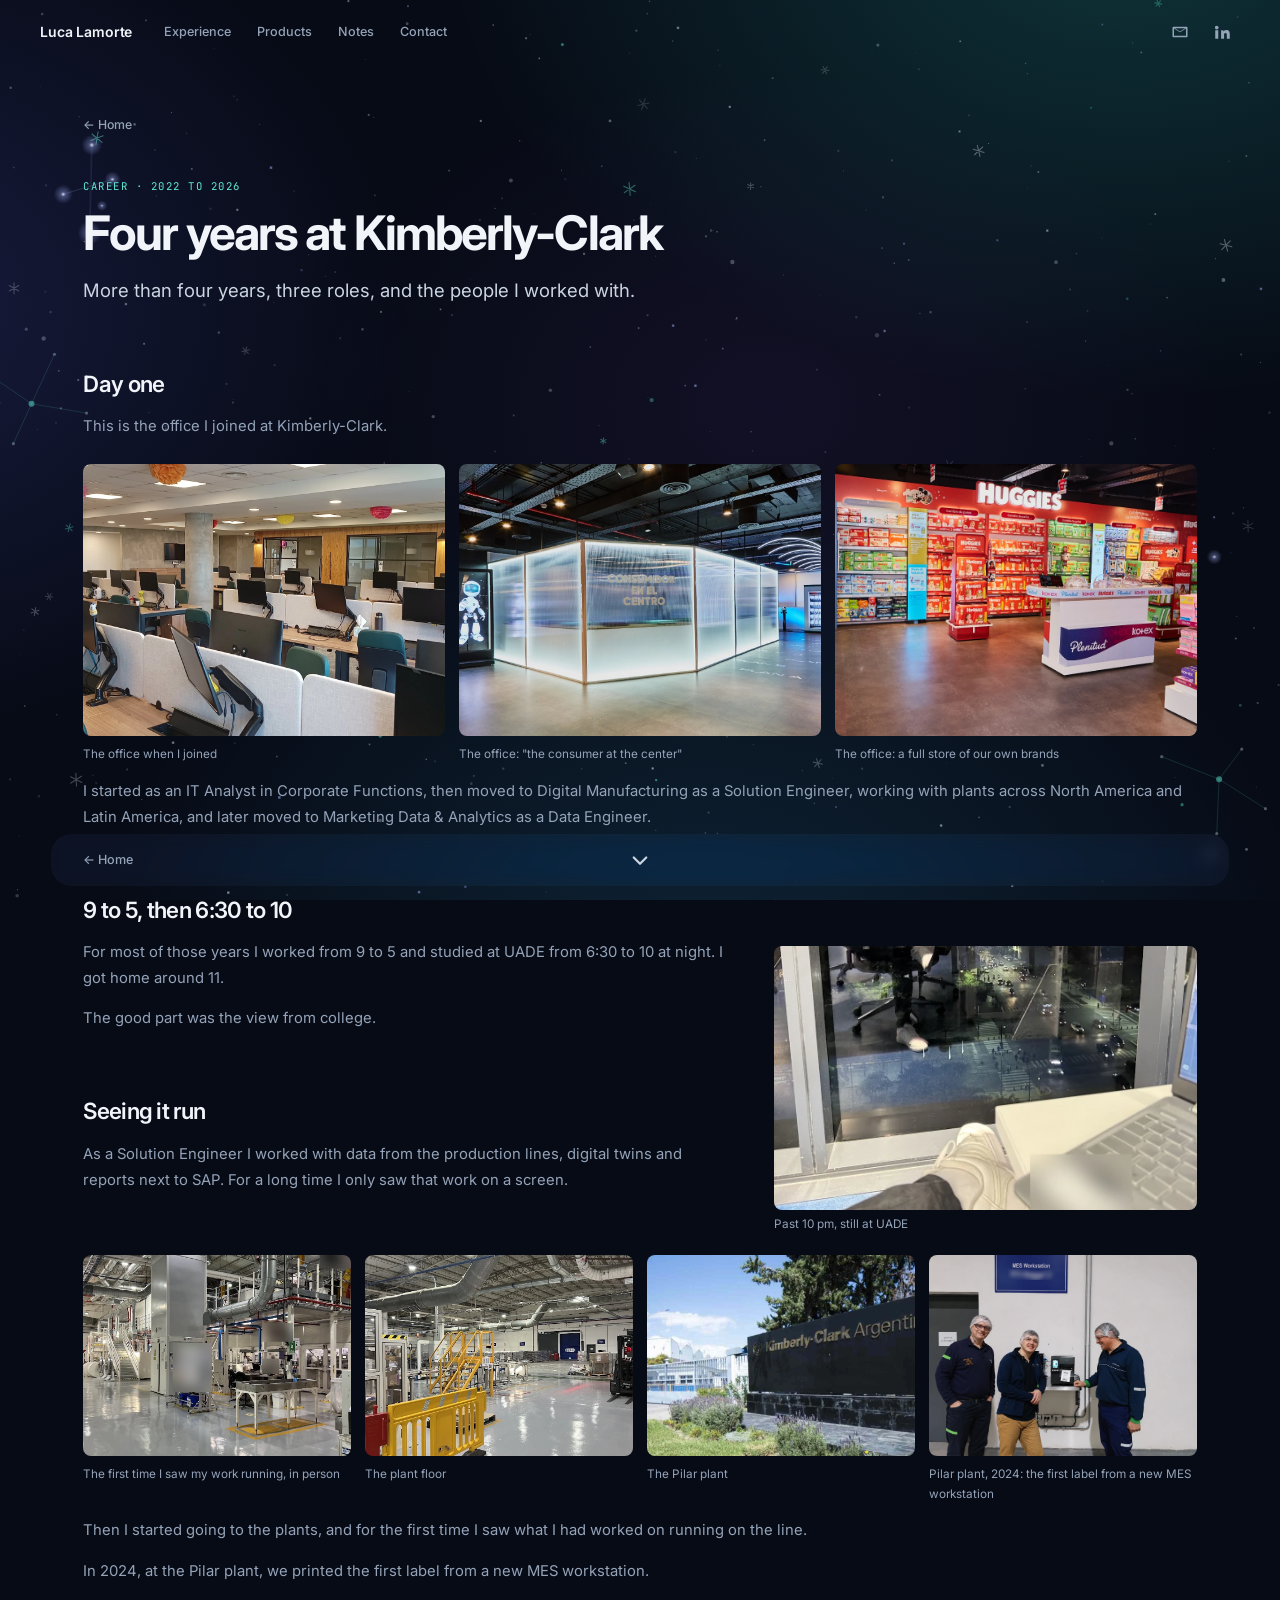
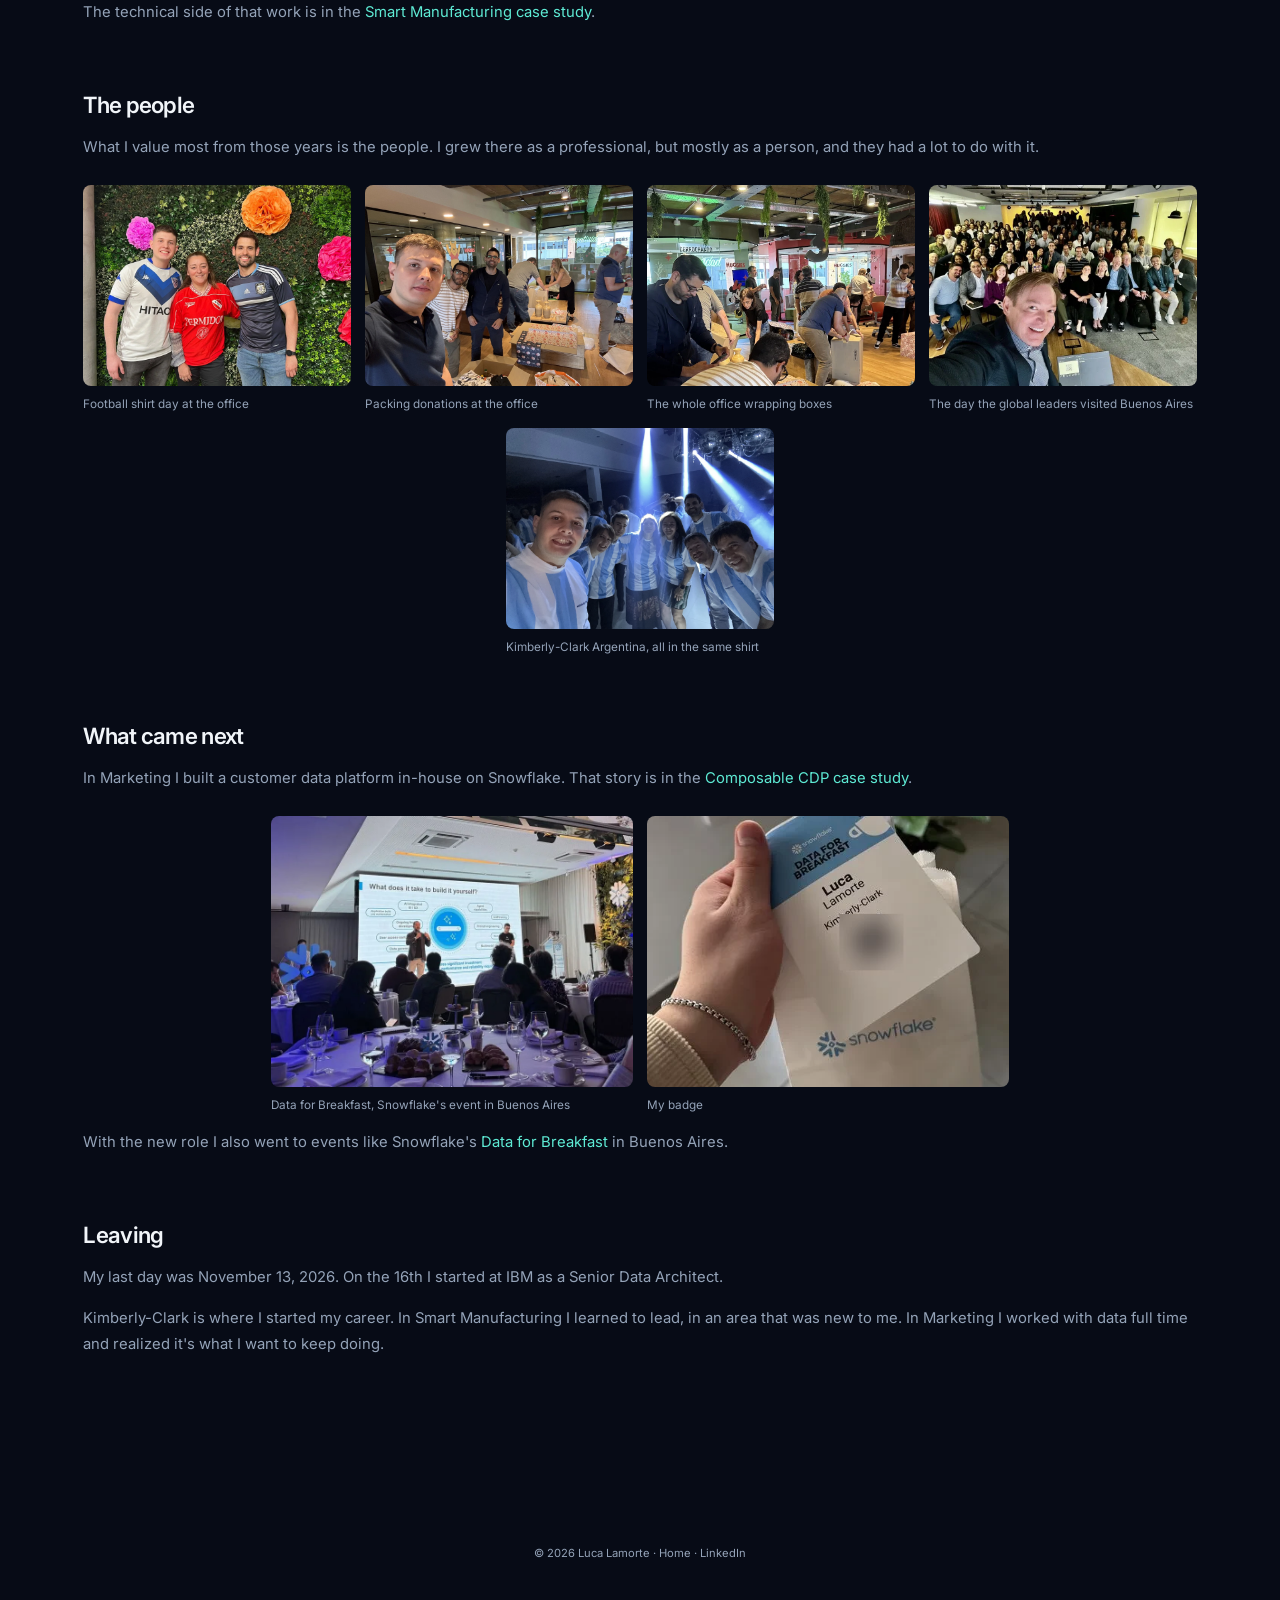
<file: notes/kimberly-clark.html>
<!doctype html>
<html lang="en">
<head>
<meta charset="utf-8">
<meta name="viewport" content="width=device-width, initial-scale=1">
<title>Four years at Kimberly-Clark · Luca Lamorte</title>
<meta name="description" content="More than four years at Kimberly-Clark: office hours, night classes, a plant floor and the people in between.">
<link rel="canonical" href="https://lucalamorte.github.io/notes/kimberly-clark.html">
<meta property="og:type" content="website">
<meta property="og:site_name" content="Luca Lamorte">
<meta property="og:title" content="Four years at Kimberly-Clark · Luca Lamorte">
<meta property="og:description" content="More than four years at Kimberly-Clark: office hours, night classes, a plant floor and the people in between.">
<meta property="og:url" content="https://lucalamorte.github.io/notes/kimberly-clark.html">
<meta property="og:image" content="https://lucalamorte.github.io/assets/og/home-8.jpg">
<meta property="og:image:alt" content="Four years at Kimberly-Clark · Luca Lamorte">
<meta property="og:image:width" content="1200">
<meta property="og:image:height" content="630">
<meta property="og:locale" content="en_US">
<meta name="twitter:card" content="summary_large_image">
<meta name="twitter:title" content="Four years at Kimberly-Clark · Luca Lamorte">
<meta name="twitter:description" content="More than four years at Kimberly-Clark: office hours, night classes, a plant floor and the people in between.">
<meta name="twitter:image" content="https://lucalamorte.github.io/assets/og/home-8.jpg">
<meta name="author" content="Luca Lamorte">
<meta name="theme-color" content="#0b1120">
<link rel="icon" href="../assets/favicon.svg" type="image/svg+xml">
<link rel="icon" href="../assets/favicon-32.png" type="image/png" sizes="32x32">
<link rel="apple-touch-icon" href="../assets/apple-touch-icon.png">
<link rel="preconnect" href="https://fonts.googleapis.com">
<link rel="preconnect" href="https://fonts.gstatic.com" crossorigin>
<link href="https://fonts.googleapis.com/css2?family=Inter:wght@400;500;600;700&family=JetBrains+Mono:wght@400;500&display=swap" rel="stylesheet">
<link rel="stylesheet" href="../style.css">
</head>
<body>
<svg width="0" height="0" style="position:absolute" aria-hidden="true">
  <symbol id="i-mail" viewBox="0 0 24 24"><path fill="currentColor" d="M3 5h18a1 1 0 0 1 1 1v12a1 1 0 0 1-1 1H3a1 1 0 0 1-1-1V6a1 1 0 0 1 1-1zm9 7.2L4 7.3V17h16V7.3l-8 4.9zM5.2 7l6.8 4.2L18.8 7H5.2z"/></symbol>
  <symbol id="i-linkedin" viewBox="0 0 24 24"><path fill="currentColor" d="M4.98 3.5a2.5 2.5 0 1 1 0 5 2.5 2.5 0 0 1 0-5zM3 9.75h4V21H3V9.75zm7 0h3.8v1.6h.06c.53-1 1.83-2.06 3.77-2.06 4.03 0 4.77 2.65 4.77 6.1V21h-4v-5c0-1.2-.02-2.74-1.67-2.74-1.67 0-1.93 1.3-1.93 2.65V21h-4V9.75z"/></symbol>
  <symbol id="i-db" viewBox="0 0 24 24"><g fill="none" stroke="currentColor" stroke-width="1.8"><ellipse cx="12" cy="5.5" rx="7.5" ry="2.8"/><path d="M4.5 5.5v13c0 1.5 3.4 2.8 7.5 2.8s7.5-1.3 7.5-2.8v-13M4.5 12c0 1.5 3.4 2.8 7.5 2.8s7.5-1.3 7.5-2.8"/></g></symbol>
  <symbol id="i-copy" viewBox="0 0 24 24"><path fill="none" stroke="currentColor" stroke-width="1.8" stroke-linejoin="round" d="M9 9h10.5a1.5 1.5 0 0 1 1.5 1.5V20a1.5 1.5 0 0 1-1.5 1.5H10.5A1.5 1.5 0 0 1 9 20zM15 9V4.5A1.5 1.5 0 0 0 13.5 3H4.5A1.5 1.5 0 0 0 3 4.5v9A1.5 1.5 0 0 0 4.5 15H9"/></symbol>
  <symbol id="i-factory" viewBox="0 0 24 24"><path fill="none" stroke="currentColor" stroke-width="1.8" stroke-linejoin="round" d="M3 21V10l5 3V10l5 3V10l5 3V4h3v17H3zm4-4h2m4 0h2"/></symbol>
</svg>
<a class="skip" href="#content">Skip to content</a>
<nav class="nav" aria-label="Main">
  <a class="name" href="../index.html">Luca Lamorte</a>
  <div class="links"><a href="../index.html#experience">Experience</a><a href="../index.html#projects">Products</a><a href="../index.html#notes">Notes</a><a href="../index.html#contact">Contact</a></div>
  <div class="icons">
    <a href="mailto:lclamorte@gmail.com?subject=Let's%20connect!" aria-label="Email"><svg><use href="#i-mail"/></svg></a>
    <a href="https://www.linkedin.com/in/lclamorte/" aria-label="LinkedIn" target="_blank" rel="noopener"><svg><use href="#i-linkedin"/></svg></a>
  </div>
</nav>
<article class="article notes-article" id="top">
  <span id="content"></span>
  <a class="back" href="../index.html#notes">← Home</a>

  <header>
    <span class="eyebrow">Career · 2022 to 2026</span>
    <h1>Four years at Kimberly-Clark</h1>
    <p class="lede">More than four years, three roles, and the people I worked with.</p>
  </header>

  <h2>Day one</h2>
  <p>This is the office I joined at Kimberly-Clark.</p>
  <div class="note-gallery" style="--n:3"><figure class="note-fig"><a href="../assets/notes/kimberly-clark/kc-office.webp" target="_blank" rel="noopener"><img src="../assets/notes/kimberly-clark/kc-office.webp" alt="The office when I joined" loading="lazy"></a><figcaption>The office when I joined</figcaption></figure><figure class="note-fig"><a href="../assets/notes/kimberly-clark/kc-office-consumer.webp" target="_blank" rel="noopener"><img src="../assets/notes/kimberly-clark/kc-office-consumer.webp" alt="The office: &quot;the consumer at the center&quot;" loading="lazy"></a><figcaption>The office: "the consumer at the center"</figcaption></figure><figure class="note-fig"><a href="../assets/notes/kimberly-clark/kc-office-store.webp" target="_blank" rel="noopener"><img src="../assets/notes/kimberly-clark/kc-office-store.webp" alt="The office: a full store of our own brands" loading="lazy"></a><figcaption>The office: a full store of our own brands</figcaption></figure></div>
  <p>I started as an IT Analyst in Corporate Functions, then moved to Digital Manufacturing as a Solution Engineer, working with plants across North America and Latin America, and later moved to Marketing Data &amp; Analytics as a Data Engineer.</p>
  <h2>9 to 5, then 6:30 to 10</h2>
  <div class="thumb"><figure class="note-fig"><a href="../assets/notes/kimberly-clark/kc-late-night.webp" target="_blank" rel="noopener"><img src="../assets/notes/kimberly-clark/kc-late-night.webp" alt="Past 10 pm, still at UADE" loading="lazy"></a><figcaption>Past 10 pm, still at UADE</figcaption></figure></div>
  <p>For most of those years I worked from 9 to 5 and studied at UADE from 6:30 to 10 at night. I got home around 11.</p>
  <p>The good part was the view from college.</p>
  <h2>Seeing it run</h2>
  <p>As a Solution Engineer I worked with data from the production lines, digital twins and reports next to SAP. For a long time I only saw that work on a screen.</p>
  <div class="note-gallery" style="--n:4"><figure class="note-fig"><a href="../assets/notes/kimberly-clark/kc-plant-line.webp" target="_blank" rel="noopener"><img src="../assets/notes/kimberly-clark/kc-plant-line.webp" alt="The first time I saw my work running, in person" loading="lazy"></a><figcaption>The first time I saw my work running, in person</figcaption></figure><figure class="note-fig"><a href="../assets/notes/kimberly-clark/kc-plant-floor.webp" target="_blank" rel="noopener"><img src="../assets/notes/kimberly-clark/kc-plant-floor.webp" alt="The plant floor" loading="lazy"></a><figcaption>The plant floor</figcaption></figure><figure class="note-fig"><a href="../assets/notes/kimberly-clark/kc-entrance.webp" target="_blank" rel="noopener"><img src="../assets/notes/kimberly-clark/kc-entrance.webp" alt="The Pilar plant" loading="lazy"></a><figcaption>The Pilar plant</figcaption></figure><figure class="note-fig"><a href="../assets/notes/kimberly-clark/kc-pilar-plant.webp" target="_blank" rel="noopener"><img src="../assets/notes/kimberly-clark/kc-pilar-plant.webp" alt="Pilar plant, 2024: the first label from a new MES workstation" loading="lazy"></a><figcaption>Pilar plant, 2024: the first label from a new MES workstation</figcaption></figure></div>
  <p>Then I started going to the plants, and for the first time I saw what I had worked on running on the line.</p>
  <p>In 2024, at the Pilar plant, we printed the first label from a new MES workstation.</p>
  <p>The technical side of that work is in the <a href="../projects/smom.html">Smart Manufacturing case study</a>.</p>
  <h2>The people</h2>
  <p>What I value most from those years is the people. I grew there as a professional, but mostly as a person, and they had a lot to do with it.</p>
  <div class="note-gallery" style="--n:4"><figure class="note-fig"><a href="../assets/notes/kimberly-clark/kc-jersey-day.webp" target="_blank" rel="noopener"><img src="../assets/notes/kimberly-clark/kc-jersey-day.webp" alt="Football shirt day at the office" loading="lazy"></a><figcaption>Football shirt day at the office</figcaption></figure><figure class="note-fig"><a href="../assets/notes/kimberly-clark/kc-charity.webp" target="_blank" rel="noopener"><img src="../assets/notes/kimberly-clark/kc-charity.webp" alt="Packing donations at the office" loading="lazy"></a><figcaption>Packing donations at the office</figcaption></figure><figure class="note-fig"><a href="../assets/notes/kimberly-clark/kc-charity-2.webp" target="_blank" rel="noopener"><img src="../assets/notes/kimberly-clark/kc-charity-2.webp" alt="The whole office wrapping boxes" loading="lazy"></a><figcaption>The whole office wrapping boxes</figcaption></figure><figure class="note-fig"><a href="../assets/notes/kimberly-clark/kc-leaders.webp" target="_blank" rel="noopener"><img src="../assets/notes/kimberly-clark/kc-leaders.webp" alt="The day the global leaders visited Buenos Aires" loading="lazy"></a><figcaption>The day the global leaders visited Buenos Aires</figcaption></figure><figure class="note-fig"><a href="../assets/notes/kimberly-clark/kc-argentina-party.webp" target="_blank" rel="noopener"><img src="../assets/notes/kimberly-clark/kc-argentina-party.webp" alt="Kimberly-Clark Argentina, all in the same shirt" loading="lazy"></a><figcaption>Kimberly-Clark Argentina, all in the same shirt</figcaption></figure></div>
  <h2>What came next</h2>
  <p>In Marketing I built a customer data platform in-house on Snowflake. That story is in the <a href="../projects/cdp.html">Composable CDP case study</a>.</p>
  <div class="note-gallery" style="--n:2"><figure class="note-fig"><a href="../assets/notes/kimberly-clark/kc-snowflake-talk.webp" target="_blank" rel="noopener"><img src="../assets/notes/kimberly-clark/kc-snowflake-talk.webp" alt="Data for Breakfast, Snowflake&#x27;s event in Buenos Aires" loading="lazy"></a><figcaption>Data for Breakfast, Snowflake's event in Buenos Aires</figcaption></figure><figure class="note-fig"><a href="../assets/notes/kimberly-clark/kc-snowflake-badge.webp" target="_blank" rel="noopener"><img src="../assets/notes/kimberly-clark/kc-snowflake-badge.webp" alt="My badge" loading="lazy"></a><figcaption>My badge</figcaption></figure></div>
  <p>With the new role I also went to events like Snowflake's <a target="_blank" rel="noopener" href="https://www.linkedin.com/feed/update/urn:li:activity:7442998321616560128/">Data for Breakfast</a> in Buenos Aires.</p>
  <h2>Leaving</h2>
  <p>My last day was November 13, 2026. On the 16th I started at IBM as a Senior Data Architect.</p>
  <p>Kimberly-Clark is where I started my career. In Smart Manufacturing I learned to lead, in an area that was new to me. In Marketing I worked with data full time and realized it's what I want to keep doing.</p>

  <nav class="article-end" aria-label="More">
    <a href="../index.html#notes">← Home</a>
    <a href="#top">↑ Back to top</a>
  </nav>
</article>
<dialog class="note-lb" aria-label="Photo">
  <figure><img alt=""><figcaption></figcaption></figure>
  <button type="button" class="lb-prev" aria-label="Previous photo"><svg viewBox="0 0 16 16" aria-hidden="true"><path d="M10 3L5 8l5 5"/></svg></button>
  <button type="button" class="lb-next" aria-label="Next photo"><svg viewBox="0 0 16 16" aria-hidden="true"><path d="M6 3l5 5-5 5"/></svg></button>
  <button type="button" class="lb-close" aria-label="Close"><svg viewBox="0 0 16 16" aria-hidden="true"><path d="M4 4l8 8M12 4l-8 8"/></svg></button>
</dialog>
<script>
  // Tocar una foto la abre en grande; se cierra con la cruz, tocando afuera o con Escape. Las flechas pasan a la de al lado.
  (() => {
    const lb = document.querySelector('.note-lb'), img = lb.querySelector('img'), cap = lb.querySelector('figcaption');
    const links = [...document.querySelectorAll('.note-fig a')];
    let at = 0;
    const show = k => { at = (k + links.length) % links.length; const a = links[at]; img.src = a.href; img.alt = a.querySelector('img').alt; cap.textContent = a.closest('figure').querySelector('figcaption')?.textContent || ''; };
    links.forEach((a, k) => a.addEventListener('click', e => { e.preventDefault(); show(k); lb.showModal(); }));
    lb.querySelector('.lb-close').addEventListener('click', () => lb.close());
    lb.querySelector('.lb-prev').addEventListener('click', () => show(at - 1));
    lb.querySelector('.lb-next').addEventListener('click', () => show(at + 1));
    lb.addEventListener('click', e => { if (e.target === lb || e.target.tagName === 'FIGURE') lb.close(); });
    lb.addEventListener('keydown', e => { if (e.key === 'ArrowLeft') show(at - 1); if (e.key === 'ArrowRight') show(at + 1); });
  })();
</script>
<footer>© 2026 Luca Lamorte · <a href="../index.html">Home</a> · <a href="https://www.linkedin.com/in/lclamorte/" target="_blank" rel="noopener">LinkedIn</a></footer>
<script src="../snow.js"></script>
<script src="../cursor.js"></script>
<script src="../projects/article.js"></script>
<script>
  // Cada caso de estudio arranca desde su título, aunque el navegador recuerde dónde había quedado la lectura.
  // Cada artículo abre en el título: sin restaurar la posición anterior, sin animar la subida y de nuevo al
  // terminar de cargar y al volver con atrás o adelante, por si el navegador movió la página en el medio.
  if (!location.hash || location.hash === '#top') {
    if ('scrollRestoration' in history) history.scrollRestoration = 'manual';
    // scrollIntoView también mueve el marco que la contiene, si la página se muestra dentro de otra.
    const top = () => { const go = () => { scrollTo({ top: 0, left: 0, behavior: 'instant' }); (document.getElementById('top') || document.body).scrollIntoView({ block: 'start', behavior: 'instant' }); }; go(); requestAnimationFrame(go); };
    top(); addEventListener('DOMContentLoaded', top); addEventListener('load', top); addEventListener('pageshow', top);
  }
</script>
</body>
</html>
</file>
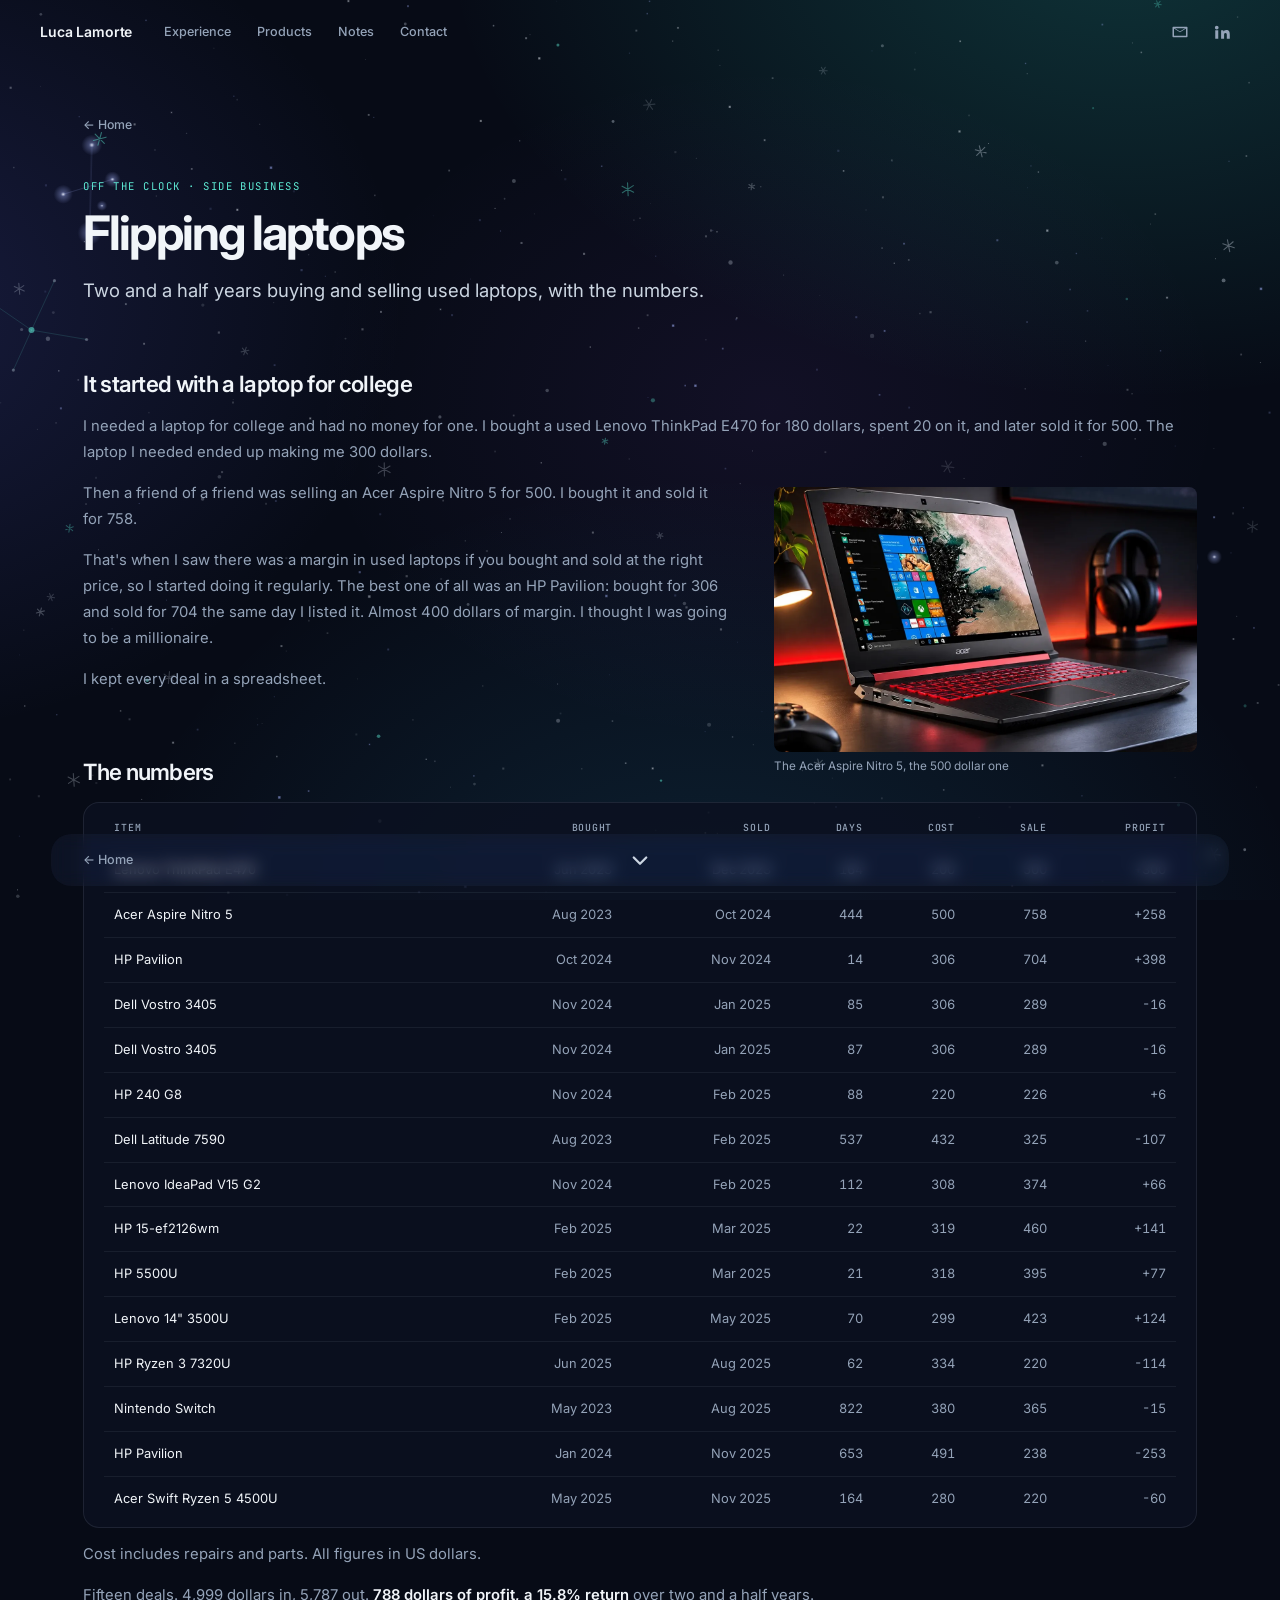
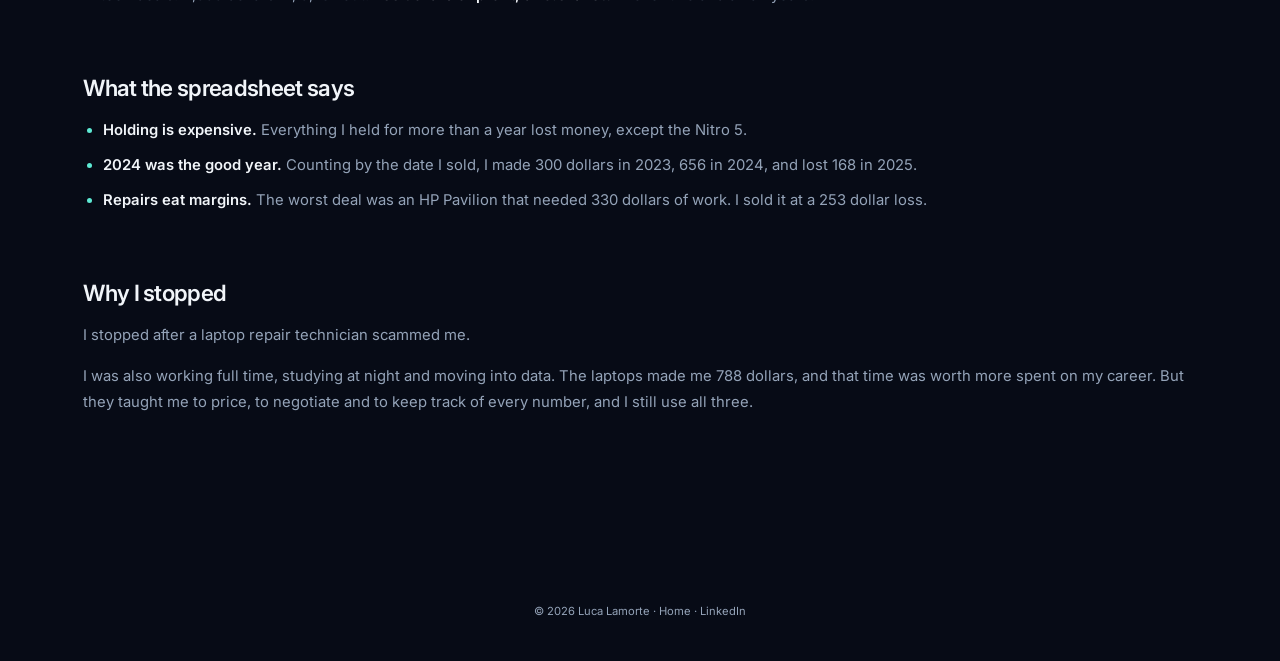
<file: notes/laptops.html>
<!doctype html>
<html lang="en">
<head>
<meta charset="utf-8">
<meta name="viewport" content="width=device-width, initial-scale=1">
<title>Flipping laptops · Luca Lamorte</title>
<meta name="description" content="Fifteen used laptop deals in two and a half years, the spreadsheet behind them, and why I stopped.">
<link rel="canonical" href="https://lucalamorte.github.io/notes/laptops.html">
<meta property="og:type" content="website">
<meta property="og:site_name" content="Luca Lamorte">
<meta property="og:title" content="Flipping laptops · Luca Lamorte">
<meta property="og:description" content="Fifteen used laptop deals in two and a half years, the spreadsheet behind them, and why I stopped.">
<meta property="og:url" content="https://lucalamorte.github.io/notes/laptops.html">
<meta property="og:image" content="https://lucalamorte.github.io/assets/og/home-8.jpg">
<meta property="og:image:alt" content="Flipping laptops · Luca Lamorte">
<meta property="og:image:width" content="1200">
<meta property="og:image:height" content="630">
<meta property="og:locale" content="en_US">
<meta name="twitter:card" content="summary_large_image">
<meta name="twitter:title" content="Flipping laptops · Luca Lamorte">
<meta name="twitter:description" content="Fifteen used laptop deals in two and a half years, the spreadsheet behind them, and why I stopped.">
<meta name="twitter:image" content="https://lucalamorte.github.io/assets/og/home-8.jpg">
<meta name="author" content="Luca Lamorte">
<meta name="theme-color" content="#0b1120">
<link rel="icon" href="../assets/favicon.svg" type="image/svg+xml">
<link rel="icon" href="../assets/favicon-32.png" type="image/png" sizes="32x32">
<link rel="apple-touch-icon" href="../assets/apple-touch-icon.png">
<link rel="preconnect" href="https://fonts.googleapis.com">
<link rel="preconnect" href="https://fonts.gstatic.com" crossorigin>
<link href="https://fonts.googleapis.com/css2?family=Inter:wght@400;500;600;700&family=JetBrains+Mono:wght@400;500&display=swap" rel="stylesheet">
<link rel="stylesheet" href="../style.css">
</head>
<body>
<svg width="0" height="0" style="position:absolute" aria-hidden="true">
  <symbol id="i-mail" viewBox="0 0 24 24"><path fill="currentColor" d="M3 5h18a1 1 0 0 1 1 1v12a1 1 0 0 1-1 1H3a1 1 0 0 1-1-1V6a1 1 0 0 1 1-1zm9 7.2L4 7.3V17h16V7.3l-8 4.9zM5.2 7l6.8 4.2L18.8 7H5.2z"/></symbol>
  <symbol id="i-linkedin" viewBox="0 0 24 24"><path fill="currentColor" d="M4.98 3.5a2.5 2.5 0 1 1 0 5 2.5 2.5 0 0 1 0-5zM3 9.75h4V21H3V9.75zm7 0h3.8v1.6h.06c.53-1 1.83-2.06 3.77-2.06 4.03 0 4.77 2.65 4.77 6.1V21h-4v-5c0-1.2-.02-2.74-1.67-2.74-1.67 0-1.93 1.3-1.93 2.65V21h-4V9.75z"/></symbol>
  <symbol id="i-db" viewBox="0 0 24 24"><g fill="none" stroke="currentColor" stroke-width="1.8"><ellipse cx="12" cy="5.5" rx="7.5" ry="2.8"/><path d="M4.5 5.5v13c0 1.5 3.4 2.8 7.5 2.8s7.5-1.3 7.5-2.8v-13M4.5 12c0 1.5 3.4 2.8 7.5 2.8s7.5-1.3 7.5-2.8"/></g></symbol>
  <symbol id="i-copy" viewBox="0 0 24 24"><path fill="none" stroke="currentColor" stroke-width="1.8" stroke-linejoin="round" d="M9 9h10.5a1.5 1.5 0 0 1 1.5 1.5V20a1.5 1.5 0 0 1-1.5 1.5H10.5A1.5 1.5 0 0 1 9 20zM15 9V4.5A1.5 1.5 0 0 0 13.5 3H4.5A1.5 1.5 0 0 0 3 4.5v9A1.5 1.5 0 0 0 4.5 15H9"/></symbol>
  <symbol id="i-factory" viewBox="0 0 24 24"><path fill="none" stroke="currentColor" stroke-width="1.8" stroke-linejoin="round" d="M3 21V10l5 3V10l5 3V10l5 3V4h3v17H3zm4-4h2m4 0h2"/></symbol>
</svg>
<a class="skip" href="#content">Skip to content</a>
<nav class="nav" aria-label="Main">
  <a class="name" href="../index.html">Luca Lamorte</a>
  <div class="links"><a href="../index.html#experience">Experience</a><a href="../index.html#projects">Products</a><a href="../index.html#notes">Notes</a><a href="../index.html#contact">Contact</a></div>
  <div class="icons">
    <a href="mailto:lclamorte@gmail.com?subject=Let's%20connect!" aria-label="Email"><svg><use href="#i-mail"/></svg></a>
    <a href="https://www.linkedin.com/in/lclamorte/" aria-label="LinkedIn" target="_blank" rel="noopener"><svg><use href="#i-linkedin"/></svg></a>
  </div>
</nav>
<article class="article notes-article" id="top">
  <span id="content"></span>
  <a class="back" href="../index.html#notes">← Home</a>

  <header>
    <span class="eyebrow">Off the clock · side business</span>
    <h1>Flipping laptops</h1>
    <p class="lede">Two and a half years buying and selling used laptops, with the numbers.</p>
  </header>

  <h2>It started with a laptop for college</h2>
  <p>I needed a laptop for college and had no money for one. I bought a used Lenovo ThinkPad E470 for 180 dollars, spent 20 on it, and later sold it for 500. The laptop I needed ended up making me 300 dollars.</p>
  <div class="thumb"><figure class="note-fig"><a href="../assets/notes/laptops/acer-nitro-5.webp" target="_blank" rel="noopener"><img src="../assets/notes/laptops/acer-nitro-5.webp" alt="The Acer Aspire Nitro 5, the 500 dollar one" loading="lazy"></a><figcaption>The Acer Aspire Nitro 5, the 500 dollar one</figcaption></figure></div>
  <p>Then a friend of a friend was selling an Acer Aspire Nitro 5 for 500. I bought it and sold it for 758.</p>
  <p>That's when I saw there was a margin in used laptops if you bought and sold at the right price, so I started doing it regularly. The best one of all was an HP Pavilion: bought for 306 and sold for 704 the same day I listed it. Almost 400 dollars of margin. I thought I was going to be a millionaire.</p>
  <p>I kept every deal in a spreadsheet.</p>
  <h2>The numbers</h2>
  <div class="note-table tw"><table><thead><tr><th>Item</th><th>Bought</th><th>Sold</th><th>Days</th><th>Cost</th><th>Sale</th><th>Profit</th></tr></thead><tbody><tr><td>Lenovo ThinkPad E470</td><td>Jun 2023</td><td>Dec 2023</td><td>164</td><td>200</td><td>500</td><td>+300</td></tr><tr><td>Acer Aspire Nitro 5</td><td>Aug 2023</td><td>Oct 2024</td><td>444</td><td>500</td><td>758</td><td>+258</td></tr><tr><td>HP Pavilion</td><td>Oct 2024</td><td>Nov 2024</td><td>14</td><td>306</td><td>704</td><td>+398</td></tr><tr><td>Dell Vostro 3405</td><td>Nov 2024</td><td>Jan 2025</td><td>85</td><td>306</td><td>289</td><td>-16</td></tr><tr><td>Dell Vostro 3405</td><td>Nov 2024</td><td>Jan 2025</td><td>87</td><td>306</td><td>289</td><td>-16</td></tr><tr><td>HP 240 G8</td><td>Nov 2024</td><td>Feb 2025</td><td>88</td><td>220</td><td>226</td><td>+6</td></tr><tr><td>Dell Latitude 7590</td><td>Aug 2023</td><td>Feb 2025</td><td>537</td><td>432</td><td>325</td><td>-107</td></tr><tr><td>Lenovo IdeaPad V15 G2</td><td>Nov 2024</td><td>Feb 2025</td><td>112</td><td>308</td><td>374</td><td>+66</td></tr><tr><td>HP 15-ef2126wm</td><td>Feb 2025</td><td>Mar 2025</td><td>22</td><td>319</td><td>460</td><td>+141</td></tr><tr><td>HP 5500U</td><td>Feb 2025</td><td>Mar 2025</td><td>21</td><td>318</td><td>395</td><td>+77</td></tr><tr><td>Lenovo 14" 3500U</td><td>Feb 2025</td><td>May 2025</td><td>70</td><td>299</td><td>423</td><td>+124</td></tr><tr><td>HP Ryzen 3 7320U</td><td>Jun 2025</td><td>Aug 2025</td><td>62</td><td>334</td><td>220</td><td>-114</td></tr><tr><td>Nintendo Switch</td><td>May 2023</td><td>Aug 2025</td><td>822</td><td>380</td><td>365</td><td>-15</td></tr><tr><td>HP Pavilion</td><td>Jan 2024</td><td>Nov 2025</td><td>653</td><td>491</td><td>238</td><td>-253</td></tr><tr><td>Acer Swift Ryzen 5 4500U</td><td>May 2025</td><td>Nov 2025</td><td>164</td><td>280</td><td>220</td><td>-60</td></tr></tbody></table></div>
  <p>Cost includes repairs and parts. All figures in US dollars.</p>
  <p>Fifteen deals. 4,999 dollars in, 5,787 out. <strong>788 dollars of profit, a 15.8% return</strong> over two and a half years.</p>
  <h2>What the spreadsheet says</h2>
  <ul><li><strong>Holding is expensive.</strong> Everything I held for more than a year lost money, except the Nitro 5.</li><li><strong>2024 was the good year.</strong> Counting by the date I sold, I made 300 dollars in 2023, 656 in 2024, and lost 168 in 2025.</li><li><strong>Repairs eat margins.</strong> The worst deal was an HP Pavilion that needed 330 dollars of work. I sold it at a 253 dollar loss.</li></ul>
  <h2>Why I stopped</h2>
  <p>I stopped after a laptop repair technician scammed me.</p>
  <p>I was also working full time, studying at night and moving into data. The laptops made me 788 dollars, and that time was worth more spent on my career. But they taught me to price, to negotiate and to keep track of every number, and I still use all three.</p>

  <nav class="article-end" aria-label="More">
    <a href="../index.html#notes">← Home</a>
    <a href="#top">↑ Back to top</a>
  </nav>
</article>
<dialog class="note-lb" aria-label="Photo">
  <figure><img alt=""><figcaption></figcaption></figure>
  <button type="button" class="lb-prev" aria-label="Previous photo"><svg viewBox="0 0 16 16" aria-hidden="true"><path d="M10 3L5 8l5 5"/></svg></button>
  <button type="button" class="lb-next" aria-label="Next photo"><svg viewBox="0 0 16 16" aria-hidden="true"><path d="M6 3l5 5-5 5"/></svg></button>
  <button type="button" class="lb-close" aria-label="Close"><svg viewBox="0 0 16 16" aria-hidden="true"><path d="M4 4l8 8M12 4l-8 8"/></svg></button>
</dialog>
<script>
  // Tocar una foto la abre en grande; se cierra con la cruz, tocando afuera o con Escape. Las flechas pasan a la de al lado.
  (() => {
    const lb = document.querySelector('.note-lb'), img = lb.querySelector('img'), cap = lb.querySelector('figcaption');
    const links = [...document.querySelectorAll('.note-fig a')];
    let at = 0;
    const show = k => { at = (k + links.length) % links.length; const a = links[at]; img.src = a.href; img.alt = a.querySelector('img').alt; cap.textContent = a.closest('figure').querySelector('figcaption')?.textContent || ''; };
    links.forEach((a, k) => a.addEventListener('click', e => { e.preventDefault(); show(k); lb.showModal(); }));
    lb.querySelector('.lb-close').addEventListener('click', () => lb.close());
    lb.querySelector('.lb-prev').addEventListener('click', () => show(at - 1));
    lb.querySelector('.lb-next').addEventListener('click', () => show(at + 1));
    lb.addEventListener('click', e => { if (e.target === lb || e.target.tagName === 'FIGURE') lb.close(); });
    lb.addEventListener('keydown', e => { if (e.key === 'ArrowLeft') show(at - 1); if (e.key === 'ArrowRight') show(at + 1); });
  })();
</script>
<footer>© 2026 Luca Lamorte · <a href="../index.html">Home</a> · <a href="https://www.linkedin.com/in/lclamorte/" target="_blank" rel="noopener">LinkedIn</a></footer>
<script src="../snow.js"></script>
<script src="../cursor.js"></script>
<script src="../projects/article.js"></script>
<script>
  // Cada caso de estudio arranca desde su título, aunque el navegador recuerde dónde había quedado la lectura.
  // Cada artículo abre en el título: sin restaurar la posición anterior, sin animar la subida y de nuevo al
  // terminar de cargar y al volver con atrás o adelante, por si el navegador movió la página en el medio.
  if (!location.hash || location.hash === '#top') {
    if ('scrollRestoration' in history) history.scrollRestoration = 'manual';
    // scrollIntoView también mueve el marco que la contiene, si la página se muestra dentro de otra.
    const top = () => { const go = () => { scrollTo({ top: 0, left: 0, behavior: 'instant' }); (document.getElementById('top') || document.body).scrollIntoView({ block: 'start', behavior: 'instant' }); }; go(); requestAnimationFrame(go); };
    top(); addEventListener('DOMContentLoaded', top); addEventListener('load', top); addEventListener('pageshow', top);
  }
</script>
</body>
</html>
</file>
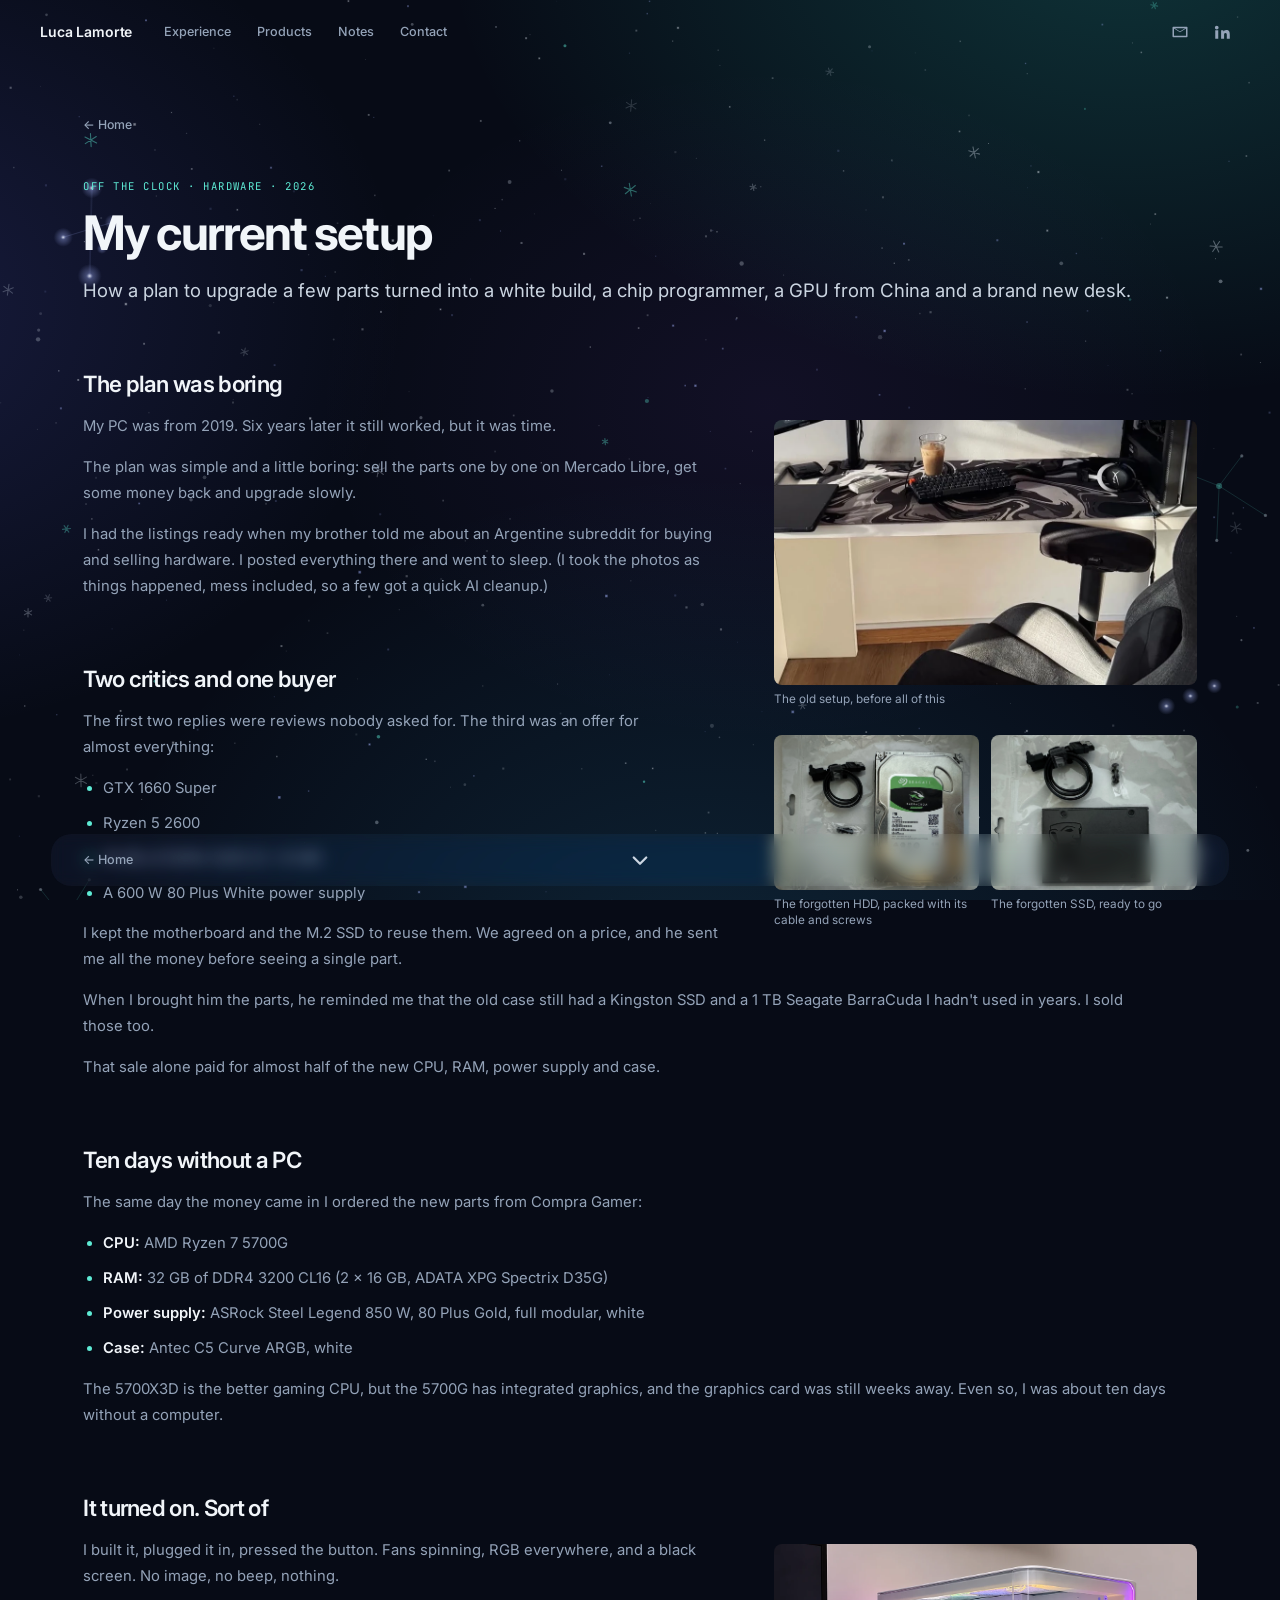
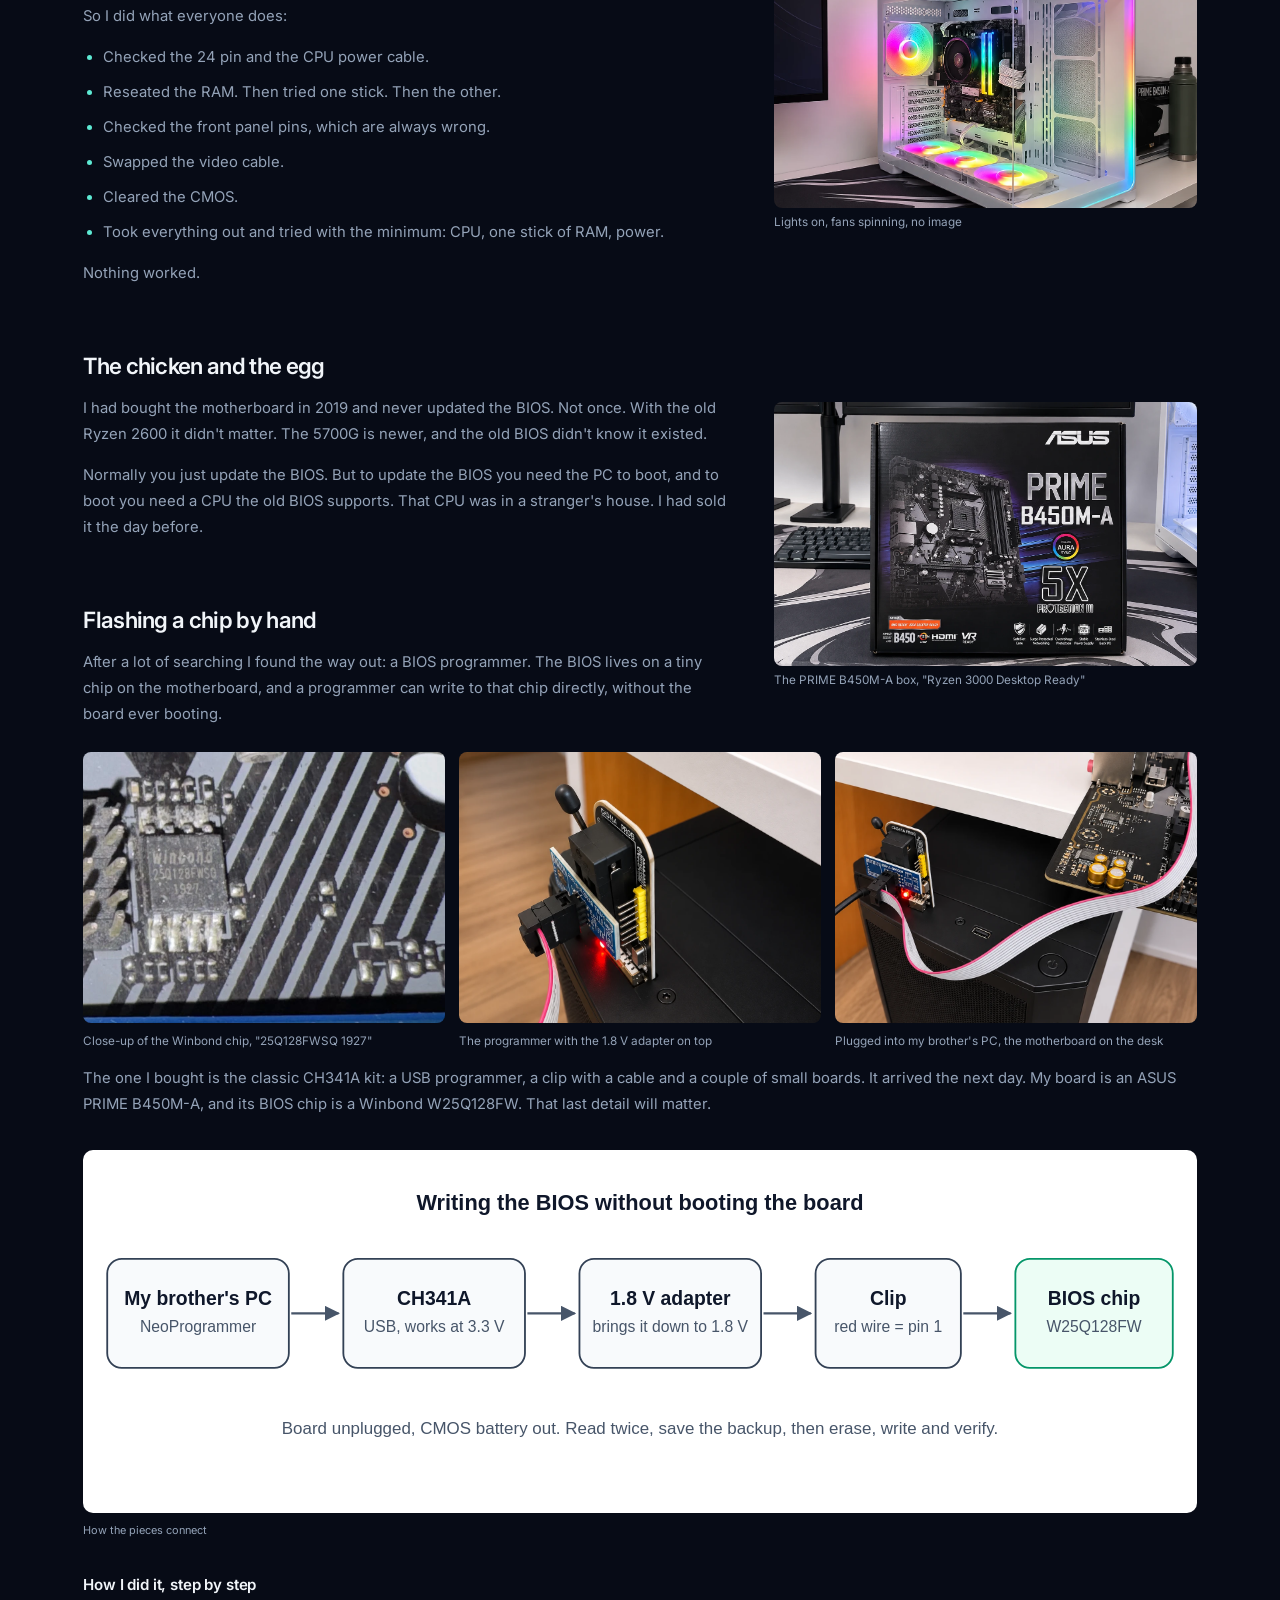
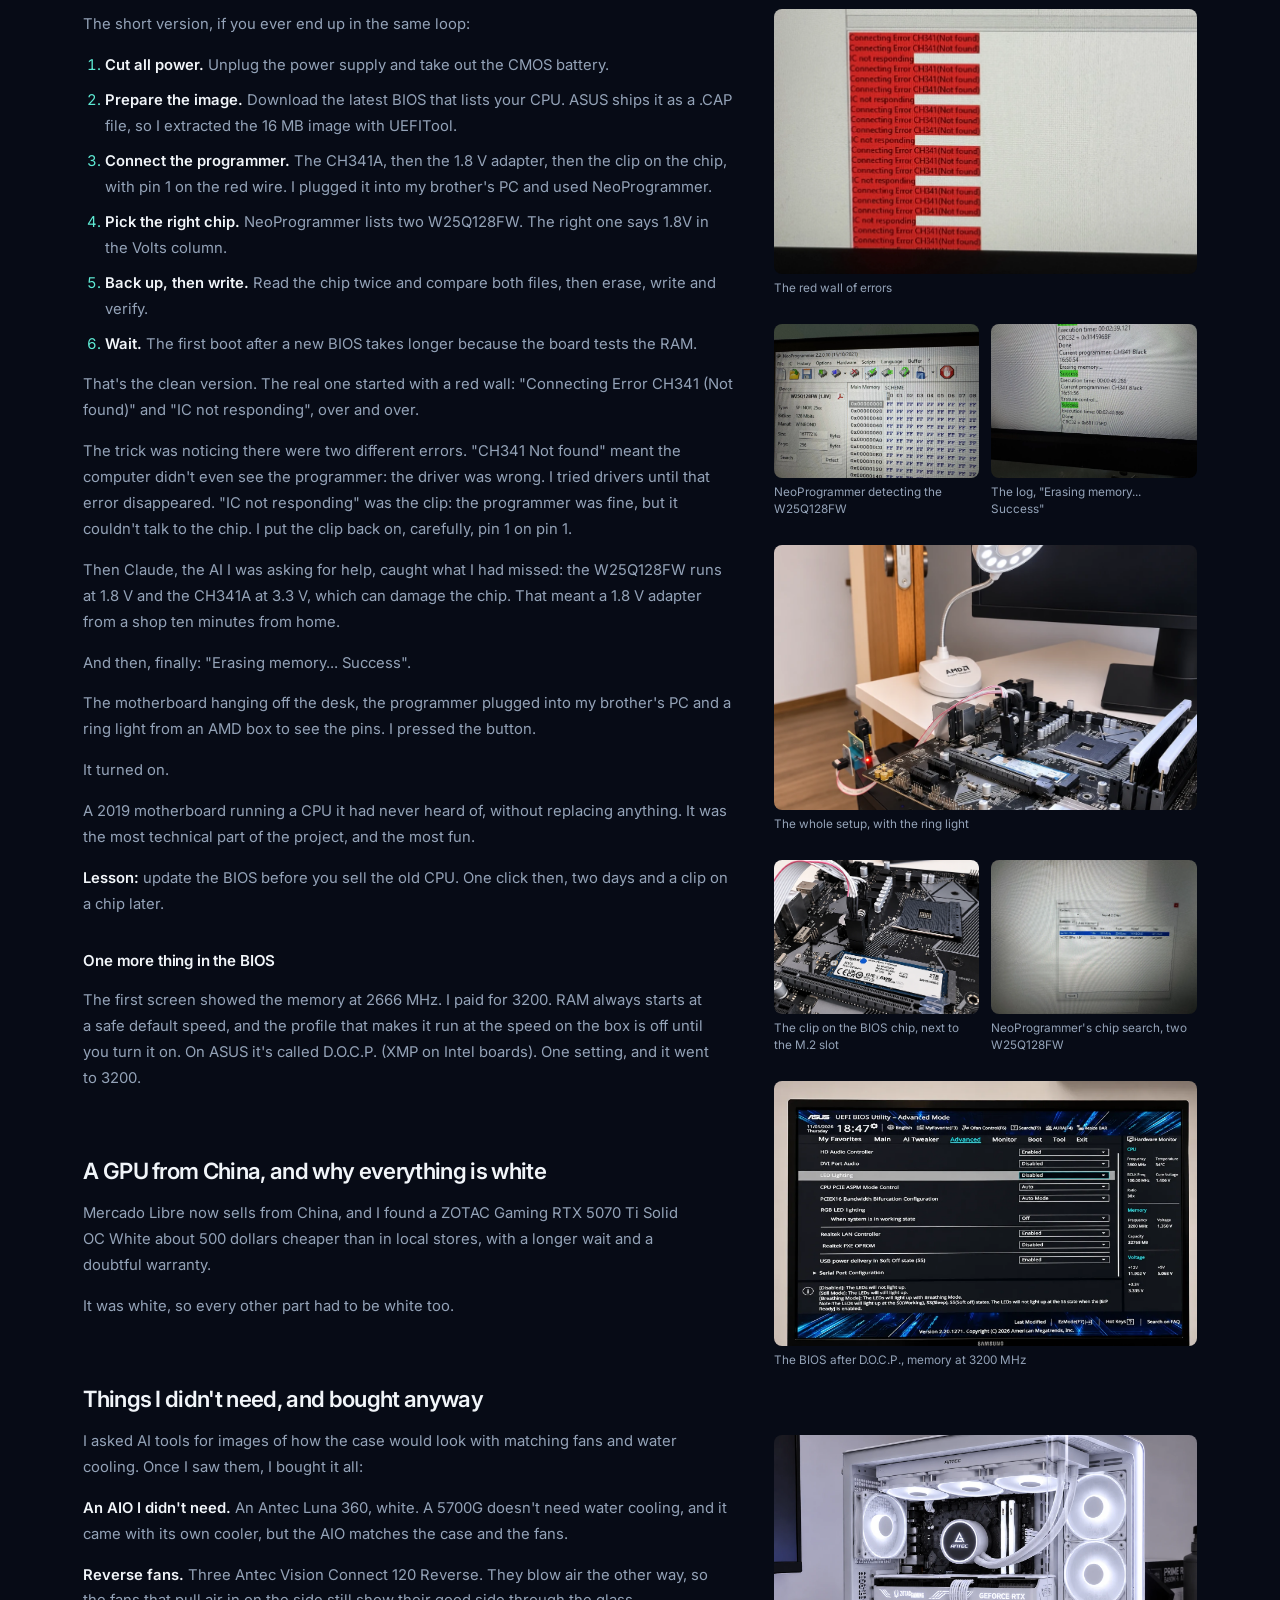
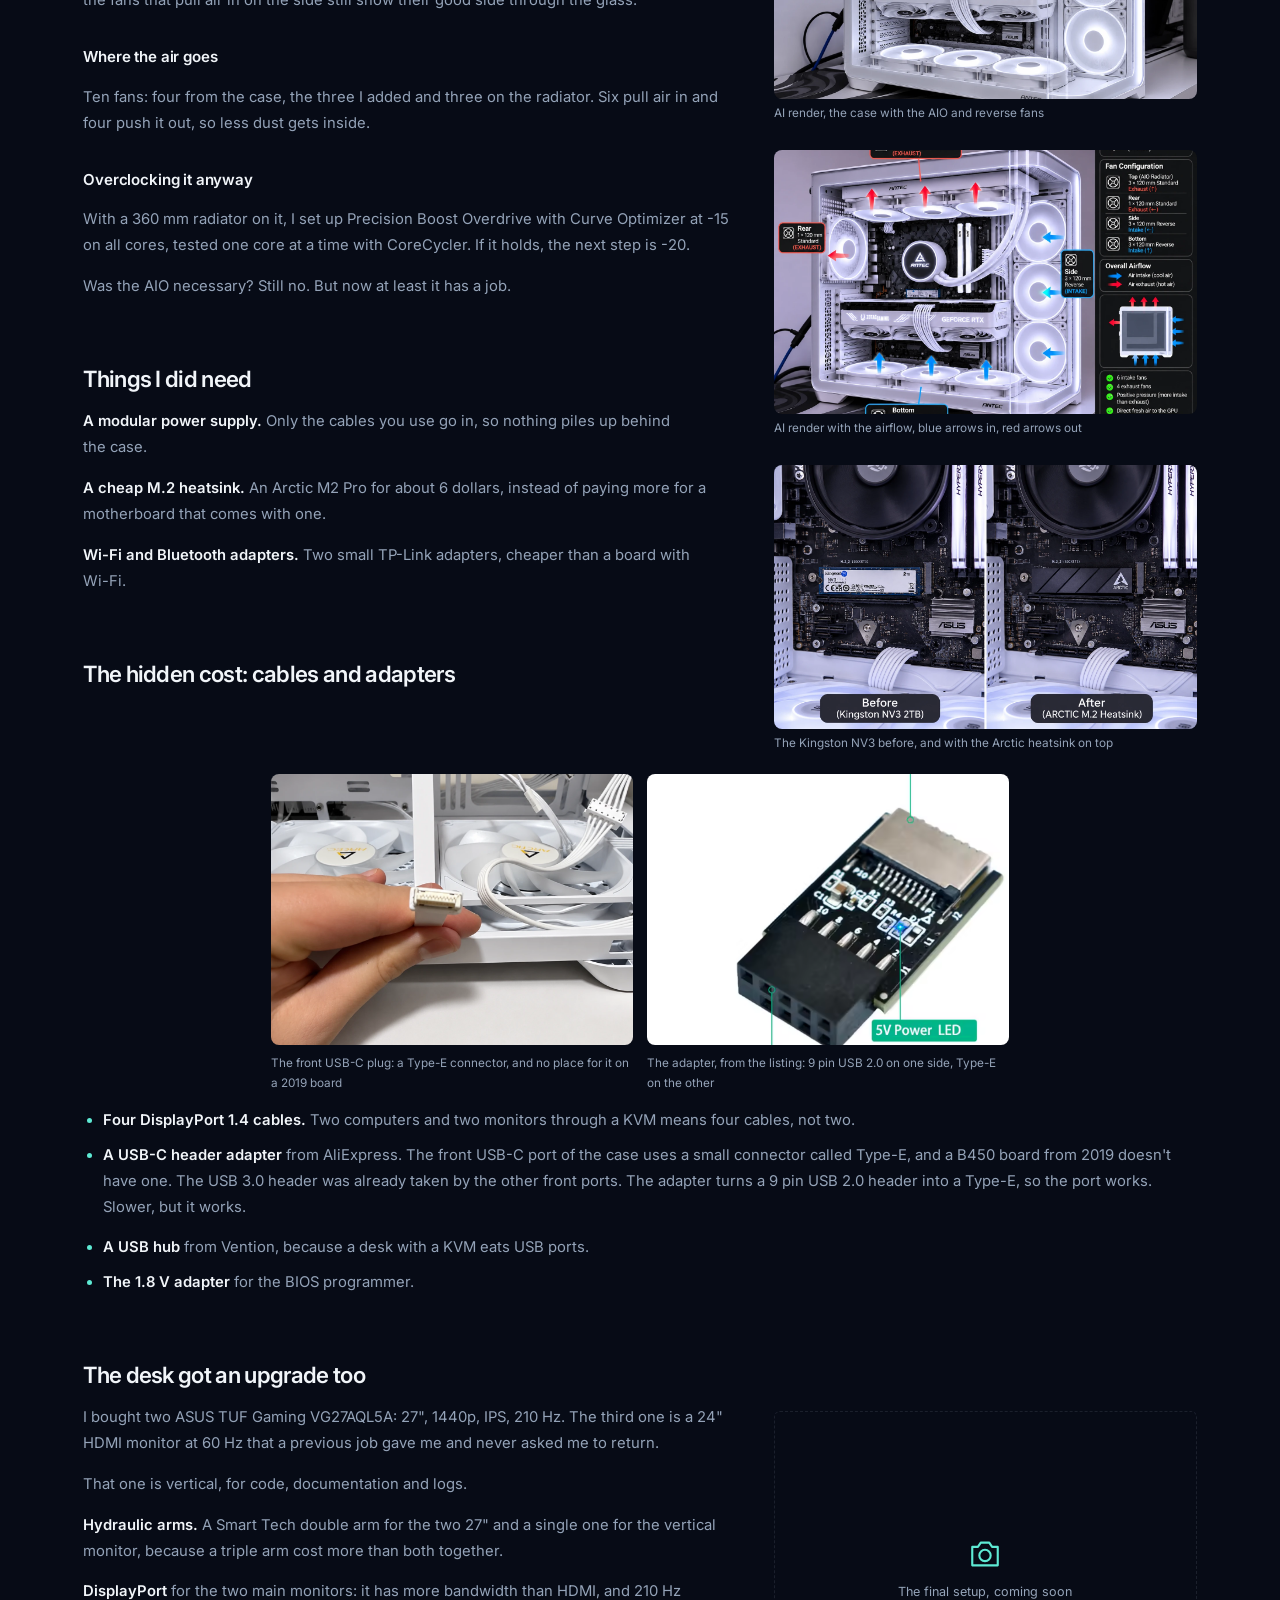
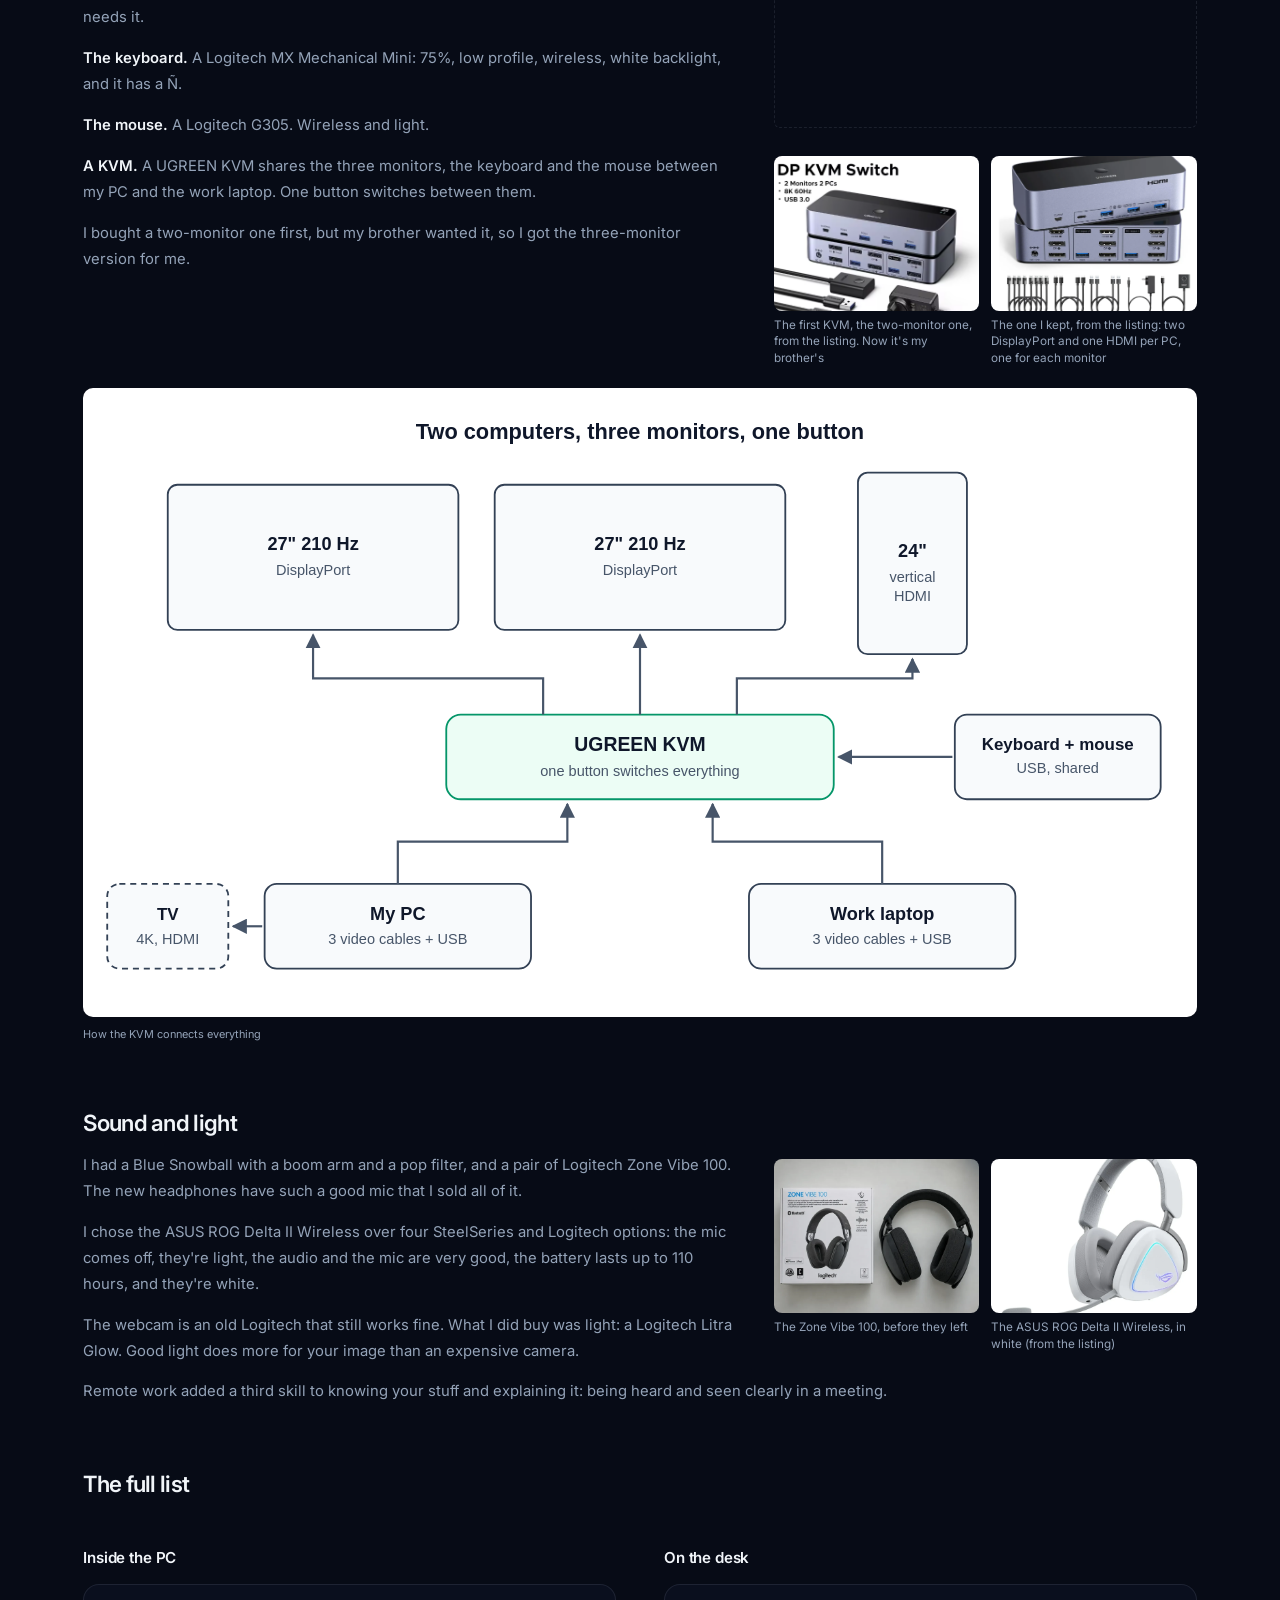
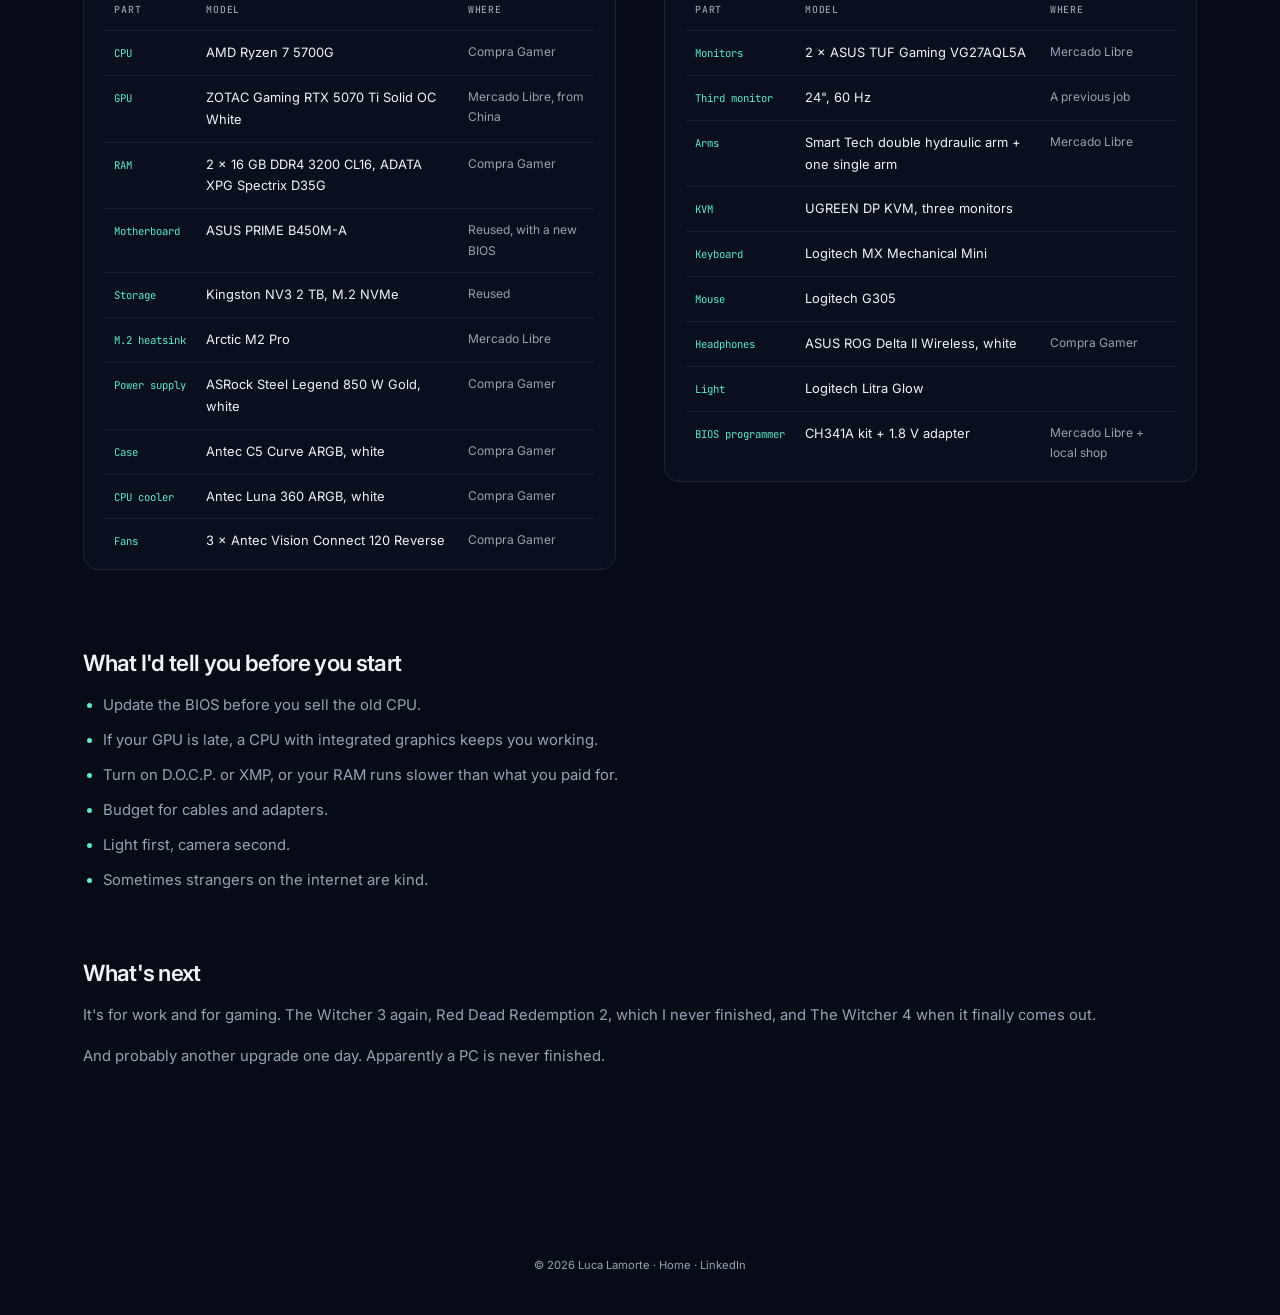
<file: notes/pc-build.html>
<!doctype html>
<html lang="en">
<head>
<meta charset="utf-8">
<meta name="viewport" content="width=device-width, initial-scale=1">
<title>My current setup · Luca Lamorte</title>
<meta name="description" content="How a plan to upgrade a few parts turned into a white build, a chip programmer, a GPU from China and a new desk.">
<link rel="canonical" href="https://lucalamorte.github.io/notes/pc-build.html">
<meta property="og:type" content="website">
<meta property="og:site_name" content="Luca Lamorte">
<meta property="og:title" content="My current setup · Luca Lamorte">
<meta property="og:description" content="How a plan to upgrade a few parts turned into a white build, a chip programmer, a GPU from China and a new desk.">
<meta property="og:url" content="https://lucalamorte.github.io/notes/pc-build.html">
<meta property="og:image" content="https://lucalamorte.github.io/assets/og/home-8.jpg">
<meta property="og:image:alt" content="My current setup · Luca Lamorte">
<meta property="og:image:width" content="1200">
<meta property="og:image:height" content="630">
<meta property="og:locale" content="en_US">
<meta name="twitter:card" content="summary_large_image">
<meta name="twitter:title" content="My current setup · Luca Lamorte">
<meta name="twitter:description" content="How a plan to upgrade a few parts turned into a white build, a chip programmer, a GPU from China and a new desk.">
<meta name="twitter:image" content="https://lucalamorte.github.io/assets/og/home-8.jpg">
<meta name="author" content="Luca Lamorte">
<meta name="theme-color" content="#0b1120">
<link rel="icon" href="../assets/favicon.svg" type="image/svg+xml">
<link rel="icon" href="../assets/favicon-32.png" type="image/png" sizes="32x32">
<link rel="apple-touch-icon" href="../assets/apple-touch-icon.png">
<link rel="preconnect" href="https://fonts.googleapis.com">
<link rel="preconnect" href="https://fonts.gstatic.com" crossorigin>
<link href="https://fonts.googleapis.com/css2?family=Inter:wght@400;500;600;700&family=JetBrains+Mono:wght@400;500&display=swap" rel="stylesheet">
<link rel="stylesheet" href="../style.css">
</head>
<body>
<svg width="0" height="0" style="position:absolute" aria-hidden="true">
  <symbol id="i-mail" viewBox="0 0 24 24"><path fill="currentColor" d="M3 5h18a1 1 0 0 1 1 1v12a1 1 0 0 1-1 1H3a1 1 0 0 1-1-1V6a1 1 0 0 1 1-1zm9 7.2L4 7.3V17h16V7.3l-8 4.9zM5.2 7l6.8 4.2L18.8 7H5.2z"/></symbol>
  <symbol id="i-linkedin" viewBox="0 0 24 24"><path fill="currentColor" d="M4.98 3.5a2.5 2.5 0 1 1 0 5 2.5 2.5 0 0 1 0-5zM3 9.75h4V21H3V9.75zm7 0h3.8v1.6h.06c.53-1 1.83-2.06 3.77-2.06 4.03 0 4.77 2.65 4.77 6.1V21h-4v-5c0-1.2-.02-2.74-1.67-2.74-1.67 0-1.93 1.3-1.93 2.65V21h-4V9.75z"/></symbol>
  <symbol id="i-db" viewBox="0 0 24 24"><g fill="none" stroke="currentColor" stroke-width="1.8"><ellipse cx="12" cy="5.5" rx="7.5" ry="2.8"/><path d="M4.5 5.5v13c0 1.5 3.4 2.8 7.5 2.8s7.5-1.3 7.5-2.8v-13M4.5 12c0 1.5 3.4 2.8 7.5 2.8s7.5-1.3 7.5-2.8"/></g></symbol>
  <symbol id="i-copy" viewBox="0 0 24 24"><path fill="none" stroke="currentColor" stroke-width="1.8" stroke-linejoin="round" d="M9 9h10.5a1.5 1.5 0 0 1 1.5 1.5V20a1.5 1.5 0 0 1-1.5 1.5H10.5A1.5 1.5 0 0 1 9 20zM15 9V4.5A1.5 1.5 0 0 0 13.5 3H4.5A1.5 1.5 0 0 0 3 4.5v9A1.5 1.5 0 0 0 4.5 15H9"/></symbol>
  <symbol id="i-factory" viewBox="0 0 24 24"><path fill="none" stroke="currentColor" stroke-width="1.8" stroke-linejoin="round" d="M3 21V10l5 3V10l5 3V10l5 3V4h3v17H3zm4-4h2m4 0h2"/></symbol>
</svg>
<a class="skip" href="#content">Skip to content</a>
<nav class="nav" aria-label="Main">
  <a class="name" href="../index.html">Luca Lamorte</a>
  <div class="links"><a href="../index.html#experience">Experience</a><a href="../index.html#projects">Products</a><a href="../index.html#notes">Notes</a><a href="../index.html#contact">Contact</a></div>
  <div class="icons">
    <a href="mailto:lclamorte@gmail.com?subject=Let's%20connect!" aria-label="Email"><svg><use href="#i-mail"/></svg></a>
    <a href="https://www.linkedin.com/in/lclamorte/" aria-label="LinkedIn" target="_blank" rel="noopener"><svg><use href="#i-linkedin"/></svg></a>
  </div>
</nav>
<article class="article notes-article" id="top">
  <span id="content"></span>
  <a class="back" href="../index.html#notes">← Home</a>

  <header>
    <span class="eyebrow">Off the clock · hardware · 2026</span>
    <h1>My current setup</h1>
    <p class="lede">How a plan to upgrade a few parts turned into a white build, a chip programmer, a GPU from China and a brand new desk.</p>
  </header>

  <h2>The plan was boring</h2>
  <div class="thumb"><figure class="note-fig"><a href="../assets/notes/pc-build/old-setup.webp" target="_blank" rel="noopener"><img src="../assets/notes/pc-build/old-setup.webp" alt="The old setup, before all of this" loading="lazy"></a><figcaption>The old setup, before all of this</figcaption></figure></div>
  <p>My PC was from 2019. Six years later it still worked, but it was time.</p>
  <p>The plan was simple and a little boring: sell the parts one by one on Mercado Libre, get some money back and upgrade slowly.</p>
  <p>I had the listings ready when my brother told me about an Argentine subreddit for buying and selling hardware. I posted everything there and went to sleep. (I took the photos as things happened, mess included, so a few got a quick AI cleanup.)</p>
  <h2>Two critics and one buyer</h2>
  <div class="thumb two"><figure class="note-fig"><a href="../assets/notes/pc-build/old-hdd.webp" target="_blank" rel="noopener"><img src="../assets/notes/pc-build/old-hdd.webp" alt="The forgotten HDD, packed with its cable and screws" loading="lazy"></a><figcaption>The forgotten HDD, packed with its cable and screws</figcaption></figure><figure class="note-fig"><a href="../assets/notes/pc-build/old-ssd.webp" target="_blank" rel="noopener"><img src="../assets/notes/pc-build/old-ssd.webp" alt="The forgotten SSD, ready to go" loading="lazy"></a><figcaption>The forgotten SSD, ready to go</figcaption></figure></div>
  <p>The first two replies were reviews nobody asked for. The third was an offer for almost everything:</p>
  <ul><li>GTX 1660 Super</li><li>Ryzen 5 2600</li><li>16 GB of DDR4 3200 (2 × 8 GB)</li><li>A 600 W 80 Plus White power supply</li></ul>
  <p>I kept the motherboard and the M.2 SSD to reuse them. We agreed on a price, and he sent me all the money before seeing a single part.</p>
  <p>When I brought him the parts, he reminded me that the old case still had a Kingston SSD and a 1 TB Seagate BarraCuda I hadn't used in years. I sold those too.</p>
  <p>That sale alone paid for almost half of the new CPU, RAM, power supply and case.</p>
  <h2>Ten days without a PC</h2>
  <p>The same day the money came in I ordered the new parts from Compra Gamer:</p>
  <ul><li><strong>CPU:</strong> AMD Ryzen 7 5700G</li><li><strong>RAM:</strong> 32 GB of DDR4 3200 CL16 (2 × 16 GB, ADATA XPG Spectrix D35G)</li><li><strong>Power supply:</strong> ASRock Steel Legend 850 W, 80 Plus Gold, full modular, white</li><li><strong>Case:</strong> Antec C5 Curve ARGB, white</li></ul>
  <p>The 5700X3D is the better gaming CPU, but the 5700G has integrated graphics, and the graphics card was still weeks away. Even so, I was about ten days without a computer.</p>
  <h2>It turned on. Sort of</h2>
  <div class="thumb"><figure class="note-fig"><a href="../assets/notes/pc-build/no-video.webp" target="_blank" rel="noopener"><img src="../assets/notes/pc-build/no-video.webp" alt="Lights on, fans spinning, no image" loading="lazy"></a><figcaption>Lights on, fans spinning, no image</figcaption></figure></div>
  <p>I built it, plugged it in, pressed the button. Fans spinning, RGB everywhere, and a black screen. No image, no beep, nothing.</p>
  <p>So I did what everyone does:</p>
  <ul><li>Checked the 24 pin and the CPU power cable.</li><li>Reseated the RAM. Then tried one stick. Then the other.</li><li>Checked the front panel pins, which are always wrong.</li><li>Swapped the video cable.</li><li>Cleared the CMOS.</li><li>Took everything out and tried with the minimum: CPU, one stick of RAM, power.</li></ul>
  <p>Nothing worked.</p>
  <h2>The chicken and the egg</h2>
  <div class="thumb"><figure class="note-fig"><a href="../assets/notes/pc-build/motherboard-box.webp" target="_blank" rel="noopener"><img src="../assets/notes/pc-build/motherboard-box.webp" alt="The PRIME B450M-A box, &quot;Ryzen 3000 Desktop Ready&quot;" loading="lazy"></a><figcaption>The PRIME B450M-A box, "Ryzen 3000 Desktop Ready"</figcaption></figure></div>
  <p>I had bought the motherboard in 2019 and never updated the BIOS. Not once. With the old Ryzen 2600 it didn't matter. The 5700G is newer, and the old BIOS didn't know it existed.</p>
  <p>Normally you just update the BIOS. But to update the BIOS you need the PC to boot, and to boot you need a CPU the old BIOS supports. That CPU was in a stranger's house. I had sold it the day before.</p>
  <h2>Flashing a chip by hand</h2>
  <p>After a lot of searching I found the way out: a BIOS programmer. The BIOS lives on a tiny chip on the motherboard, and a programmer can write to that chip directly, without the board ever booting.</p>
  <div class="note-gallery" style="--n:3"><figure class="note-fig"><a href="../assets/notes/pc-build/bios-chip.webp" target="_blank" rel="noopener"><img src="../assets/notes/pc-build/bios-chip.webp" alt="Close-up of the Winbond chip, &quot;25Q128FWSQ 1927&quot;" loading="lazy"></a><figcaption>Close-up of the Winbond chip, "25Q128FWSQ 1927"</figcaption></figure><figure class="note-fig"><a href="../assets/notes/pc-build/programmer-adapter.webp" target="_blank" rel="noopener"><img src="../assets/notes/pc-build/programmer-adapter.webp" alt="The programmer with the 1.8 V adapter on top" loading="lazy"></a><figcaption>The programmer with the 1.8 V adapter on top</figcaption></figure><figure class="note-fig"><a href="../assets/notes/pc-build/programmer-old-case.webp" target="_blank" rel="noopener"><img src="../assets/notes/pc-build/programmer-old-case.webp" alt="Plugged into my brother&#x27;s PC, the motherboard on the desk" loading="lazy"></a><figcaption>Plugged into my brother's PC, the motherboard on the desk</figcaption></figure></div>
  <p>The one I bought is the classic CH341A kit: a USB programmer, a clip with a cable and a couple of small boards. It arrived the next day. My board is an ASUS PRIME B450M-A, and its BIOS chip is a Winbond W25Q128FW. That last detail will matter.</p>
  <figure class="note-fig note-wide"><img src="../assets/notes/pc-build/bios-diagram.svg" alt="How the pieces connect" loading="lazy"><figcaption>How the pieces connect</figcaption></figure>
  <h3>How I did it, step by step</h3>
  <div class="thumb"><figure class="note-fig"><a href="../assets/notes/pc-build/red-errors.webp" target="_blank" rel="noopener"><img src="../assets/notes/pc-build/red-errors.webp" alt="The red wall of errors" loading="lazy"></a><figcaption>The red wall of errors</figcaption></figure></div>
  <div class="thumb two"><figure class="note-fig"><a href="../assets/notes/pc-build/neoprogrammer-detect.webp" target="_blank" rel="noopener"><img src="../assets/notes/pc-build/neoprogrammer-detect.webp" alt="NeoProgrammer detecting the W25Q128FW" loading="lazy"></a><figcaption>NeoProgrammer detecting the W25Q128FW</figcaption></figure><figure class="note-fig"><a href="../assets/notes/pc-build/erase-success.webp" target="_blank" rel="noopener"><img src="../assets/notes/pc-build/erase-success.webp" alt="The log, &quot;Erasing memory... Success&quot;" loading="lazy"></a><figcaption>The log, "Erasing memory... Success"</figcaption></figure></div>
  <div class="thumb"><figure class="note-fig"><a href="../assets/notes/pc-build/flashing-setup.png" target="_blank" rel="noopener"><img src="../assets/notes/pc-build/flashing-setup.png" alt="The whole setup, with the ring light" loading="lazy"></a><figcaption>The whole setup, with the ring light</figcaption></figure></div>
  <p>The short version, if you ever end up in the same loop:</p>
  <div class="thumb two"><figure class="note-fig"><a href="../assets/notes/pc-build/clip-on-chip.webp" target="_blank" rel="noopener"><img src="../assets/notes/pc-build/clip-on-chip.webp" alt="The clip on the BIOS chip, next to the M.2 slot" loading="lazy"></a><figcaption>The clip on the BIOS chip, next to the M.2 slot</figcaption></figure><figure class="note-fig"><a href="../assets/notes/pc-build/neoprogrammer-search.webp" target="_blank" rel="noopener"><img src="../assets/notes/pc-build/neoprogrammer-search.webp" alt="NeoProgrammer&#x27;s chip search, two W25Q128FW" loading="lazy"></a><figcaption>NeoProgrammer's chip search, two W25Q128FW</figcaption></figure></div>
  <ol><li><strong>Cut all power.</strong> Unplug the power supply and take out the CMOS battery.</li><li><strong>Prepare the image.</strong> Download the latest BIOS that lists your CPU. ASUS ships it as a .CAP file, so I extracted the 16 MB image with UEFITool.</li><li><strong>Connect the programmer.</strong> The CH341A, then the 1.8 V adapter, then the clip on the chip, with pin 1 on the red wire. I plugged it into my brother's PC and used NeoProgrammer.</li><li><strong>Pick the right chip.</strong> NeoProgrammer lists two W25Q128FW. The right one says 1.8V in the Volts column.</li><li><strong>Back up, then write.</strong> Read the chip twice and compare both files, then erase, write and verify.</li><li><strong>Wait.</strong> The first boot after a new BIOS takes longer because the board tests the RAM.</li></ol>
  <p>That's the clean version. The real one started with a red wall: "Connecting Error CH341 (Not found)" and "IC not responding", over and over.</p>
  <p>The trick was noticing there were two different errors. "CH341 Not found" meant the computer didn't even see the programmer: the driver was wrong. I tried drivers until that error disappeared. "IC not responding" was the clip: the programmer was fine, but it couldn't talk to the chip. I put the clip back on, carefully, pin 1 on pin 1.</p>
  <p>Then Claude, the AI I was asking for help, caught what I had missed: the W25Q128FW runs at 1.8 V and the CH341A at 3.3 V, which can damage the chip. That meant a 1.8 V adapter from a shop ten minutes from home.</p>
  <p>And then, finally: "Erasing memory... Success".</p>
  <p>The motherboard hanging off the desk, the programmer plugged into my brother's PC and a ring light from an AMD box to see the pins. I pressed the button.</p>
  <p>It turned on.</p>
  <p>A 2019 motherboard running a CPU it had never heard of, without replacing anything. It was the most technical part of the project, and the most fun.</p>
  <p><strong>Lesson:</strong> update the BIOS before you sell the old CPU. One click then, two days and a clip on a chip later.</p>
  <h3>One more thing in the BIOS</h3>
  <div class="thumb"><figure class="note-fig"><a href="../assets/notes/pc-build/bios-3200.webp" target="_blank" rel="noopener"><img src="../assets/notes/pc-build/bios-3200.webp" alt="The BIOS after D.O.C.P., memory at 3200 MHz" loading="lazy"></a><figcaption>The BIOS after D.O.C.P., memory at 3200 MHz</figcaption></figure></div>
  <p>The first screen showed the memory at 2666 MHz. I paid for 3200. RAM always starts at a safe default speed, and the profile that makes it run at the speed on the box is off until you turn it on. On ASUS it's called D.O.C.P. (XMP on Intel boards). One setting, and it went to 3200.</p>
  <h2>A GPU from China, and why everything is white</h2>
  <p>Mercado Libre now sells from China, and I found a ZOTAC Gaming RTX 5070 Ti Solid OC White about 500 dollars cheaper than in local stores, with a longer wait and a doubtful warranty.</p>
  <p>It was white, so every other part had to be white too.</p>
  <h2>Things I didn't need, and bought anyway</h2>
  <div class="thumb"><figure class="note-fig"><a href="../assets/notes/pc-build/ai-render-white.webp" target="_blank" rel="noopener"><img src="../assets/notes/pc-build/ai-render-white.webp" alt="AI render, the case with the AIO and reverse fans" loading="lazy"></a><figcaption>AI render, the case with the AIO and reverse fans</figcaption></figure></div>
  <p>I asked AI tools for images of how the case would look with matching fans and water cooling. Once I saw them, I bought it all:</p>
  <p><strong>An AIO I didn't need.</strong> An Antec Luna 360, white. A 5700G doesn't need water cooling, and it came with its own cooler, but the AIO matches the case and the fans.</p>
  <p><strong>Reverse fans.</strong> Three Antec Vision Connect 120 Reverse. They blow air the other way, so the fans that pull air in on the side still show their good side through the glass.</p>
  <h3>Where the air goes</h3>
  <div class="thumb"><figure class="note-fig"><a href="../assets/notes/pc-build/ai-render-airflow.webp" target="_blank" rel="noopener"><img src="../assets/notes/pc-build/ai-render-airflow.webp" alt="AI render with the airflow, blue arrows in, red arrows out" loading="lazy"></a><figcaption>AI render with the airflow, blue arrows in, red arrows out</figcaption></figure></div>
  <p>Ten fans: four from the case, the three I added and three on the radiator. Six pull air in and four push it out, so less dust gets inside.</p>
  <h3>Overclocking it anyway</h3>
  <p>With a 360 mm radiator on it, I set up Precision Boost Overdrive with Curve Optimizer at -15 on all cores, tested one core at a time with CoreCycler. If it holds, the next step is -20.</p>
  <p>Was the AIO necessary? Still no. But now at least it has a job.</p>
  <h2>Things I did need</h2>
  <div class="thumb"><figure class="note-fig"><a href="../assets/notes/pc-build/m2-before-after.webp" target="_blank" rel="noopener"><img src="../assets/notes/pc-build/m2-before-after.webp" alt="The Kingston NV3 before, and with the Arctic heatsink on top" loading="lazy"></a><figcaption>The Kingston NV3 before, and with the Arctic heatsink on top</figcaption></figure></div>
  <p><strong>A modular power supply.</strong> Only the cables you use go in, so nothing piles up behind the case.</p>
  <p><strong>A cheap M.2 heatsink.</strong> An Arctic M2 Pro for about 6 dollars, instead of paying more for a motherboard that comes with one.</p>
  <p><strong>Wi-Fi and Bluetooth adapters.</strong> Two small TP-Link adapters, cheaper than a board with Wi-Fi.</p>
  <h2>The hidden cost: cables and adapters</h2>
  <div class="note-gallery" style="--n:2"><figure class="note-fig"><a href="../assets/notes/pc-build/typee-connector.webp" target="_blank" rel="noopener"><img src="../assets/notes/pc-build/typee-connector.webp" alt="The front USB-C plug: a Type-E connector, and no place for it on a 2019 board" loading="lazy"></a><figcaption>The front USB-C plug: a Type-E connector, and no place for it on a 2019 board</figcaption></figure><figure class="note-fig"><a href="../assets/notes/pc-build/typee-adapter.png" target="_blank" rel="noopener"><img src="../assets/notes/pc-build/typee-adapter.png" alt="The adapter, from the listing: 9 pin USB 2.0 on one side, Type-E on the other" loading="lazy"></a><figcaption>The adapter, from the listing: 9 pin USB 2.0 on one side, Type-E on the other</figcaption></figure></div>
  <ul><li><strong>Four DisplayPort 1.4 cables.</strong> Two computers and two monitors through a KVM means four cables, not two.</li><li><strong>A USB-C header adapter</strong> from AliExpress. The front USB-C port of the case uses a small connector called Type-E, and a B450 board from 2019 doesn't have one. The USB 3.0 header was already taken by the other front ports. The adapter turns a 9 pin USB 2.0 header into a Type-E, so the port works. Slower, but it works.</li></ul>
  <ul><li><strong>A USB hub</strong> from Vention, because a desk with a KVM eats USB ports.</li><li><strong>The 1.8 V adapter</strong> for the BIOS programmer.</li></ul>
  <h2>The desk got an upgrade too</h2>
  <div class="thumb"><figure class="note-fig setup-soon"><div class="soon"><svg viewBox="0 0 24 24" aria-hidden="true"><path d="M3 7h4l2-3h6l2 3h4v13H3z"/><circle cx="12" cy="13" r="4"/></svg><span>The final setup, coming soon</span></div></figure></div>
  <div class="thumb two"><figure class="note-fig"><a href="../assets/notes/pc-build/kvm-two-monitors.png" target="_blank" rel="noopener"><img src="../assets/notes/pc-build/kvm-two-monitors.png" alt="The first KVM, the two-monitor one, from the listing. Now it&#x27;s my brother&#x27;s" loading="lazy"></a><figcaption>The first KVM, the two-monitor one, from the listing. Now it's my brother's</figcaption></figure><figure class="note-fig"><a href="../assets/notes/pc-build/kvm-three-monitors.png" target="_blank" rel="noopener"><img src="../assets/notes/pc-build/kvm-three-monitors.png" alt="The one I kept, from the listing: two DisplayPort and one HDMI per PC, one for each monitor" loading="lazy"></a><figcaption>The one I kept, from the listing: two DisplayPort and one HDMI per PC, one for each monitor</figcaption></figure></div>
  <p>I bought two ASUS TUF Gaming VG27AQL5A: 27", 1440p, IPS, 210 Hz. The third one is a 24" HDMI monitor at 60 Hz that a previous job gave me and never asked me to return.</p>
  <p>That one is vertical, for code, documentation and logs.</p>
  <p><strong>Hydraulic arms.</strong> A Smart Tech double arm for the two 27" and a single one for the vertical monitor, because a triple arm cost more than both together.</p>
  <p><strong>DisplayPort</strong> for the two main monitors: it has more bandwidth than HDMI, and 210 Hz needs it.</p>
  <p><strong>The keyboard.</strong> A Logitech MX Mechanical Mini: 75%, low profile, wireless, white backlight, and it has a Ñ.</p>
  <p><strong>The mouse.</strong> A Logitech G305. Wireless and light.</p>
  <p><strong>A KVM.</strong> A UGREEN KVM shares the three monitors, the keyboard and the mouse between my PC and the work laptop. One button switches between them.</p>
  <p>I bought a two-monitor one first, but my brother wanted it, so I got the three-monitor version for me.</p>
  <figure class="note-fig note-wide"><img src="../assets/notes/pc-build/kvm-diagram.svg" alt="How the KVM connects everything" loading="lazy"><figcaption>How the KVM connects everything</figcaption></figure>
  <h2>Sound and light</h2>
  <div class="thumb two"><figure class="note-fig"><a href="../assets/notes/pc-build/zone-vibe-100.webp" target="_blank" rel="noopener"><img src="../assets/notes/pc-build/zone-vibe-100.webp" alt="The Zone Vibe 100, before they left" loading="lazy"></a><figcaption>The Zone Vibe 100, before they left</figcaption></figure><figure class="note-fig"><a href="../assets/notes/pc-build/delta-ii.webp" target="_blank" rel="noopener"><img src="../assets/notes/pc-build/delta-ii.webp" alt="The ASUS ROG Delta II Wireless, in white (from the listing)" loading="lazy"></a><figcaption>The ASUS ROG Delta II Wireless, in white (from the listing)</figcaption></figure></div>
  <p>I had a Blue Snowball with a boom arm and a pop filter, and a pair of Logitech Zone Vibe 100. The new headphones have such a good mic that I sold all of it.</p>
  <p>I chose the ASUS ROG Delta II Wireless over four SteelSeries and Logitech options: the mic comes off, they're light, the audio and the mic are very good, the battery lasts up to 110 hours, and they're white.</p>
  <p>The webcam is an old Logitech that still works fine. What I did buy was light: a Logitech Litra Glow. Good light does more for your image than an expensive camera.</p>
  <p>Remote work added a third skill to knowing your stuff and explaining it: being heard and seen clearly in a meeting.</p>
  <h2>The full list</h2>
  <div class="note-tables"><div><h3>Inside the PC</h3><div class="note-table tw"><table><thead><tr><th>Part</th><th>Model</th><th>Where</th></tr></thead><tbody><tr><td>CPU</td><td>AMD Ryzen 7 5700G</td><td>Compra Gamer</td></tr><tr><td>GPU</td><td>ZOTAC Gaming RTX 5070 Ti Solid OC White</td><td>Mercado Libre, from China</td></tr><tr><td>RAM</td><td>2 × 16 GB DDR4 3200 CL16, ADATA XPG Spectrix D35G</td><td>Compra Gamer</td></tr><tr><td>Motherboard</td><td>ASUS PRIME B450M-A</td><td>Reused, with a new BIOS</td></tr><tr><td>Storage</td><td>Kingston NV3 2 TB, M.2 NVMe</td><td>Reused</td></tr><tr><td>M.2 heatsink</td><td>Arctic M2 Pro</td><td>Mercado Libre</td></tr><tr><td>Power supply</td><td>ASRock Steel Legend 850 W Gold, white</td><td>Compra Gamer</td></tr><tr><td>Case</td><td>Antec C5 Curve ARGB, white</td><td>Compra Gamer</td></tr><tr><td>CPU cooler</td><td>Antec Luna 360 ARGB, white</td><td>Compra Gamer</td></tr><tr><td>Fans</td><td>3 × Antec Vision Connect 120 Reverse</td><td>Compra Gamer</td></tr></tbody></table></div></div><div><h3>On the desk</h3><div class="note-table tw"><table><thead><tr><th>Part</th><th>Model</th><th>Where</th></tr></thead><tbody><tr><td>Monitors</td><td>2 × ASUS TUF Gaming VG27AQL5A</td><td>Mercado Libre</td></tr><tr><td>Third monitor</td><td>24", 60 Hz</td><td>A previous job</td></tr><tr><td>Arms</td><td>Smart Tech double hydraulic arm + one single arm</td><td>Mercado Libre</td></tr><tr><td>KVM</td><td>UGREEN DP KVM, three monitors</td><td></td></tr><tr><td>Keyboard</td><td>Logitech MX Mechanical Mini</td><td></td></tr><tr><td>Mouse</td><td>Logitech G305</td><td></td></tr><tr><td>Headphones</td><td>ASUS ROG Delta II Wireless, white</td><td>Compra Gamer</td></tr><tr><td>Light</td><td>Logitech Litra Glow</td><td></td></tr><tr><td>BIOS programmer</td><td>CH341A kit + 1.8 V adapter</td><td>Mercado Libre + local shop</td></tr></tbody></table></div></div></div>
  <h2>What I'd tell you before you start</h2>
  <ul><li>Update the BIOS before you sell the old CPU.</li><li>If your GPU is late, a CPU with integrated graphics keeps you working.</li><li>Turn on D.O.C.P. or XMP, or your RAM runs slower than what you paid for.</li><li>Budget for cables and adapters.</li><li>Light first, camera second.</li><li>Sometimes strangers on the internet are kind.</li></ul>
  <h2>What's next</h2>
  <p>It's for work and for gaming. The Witcher 3 again, Red Dead Redemption 2, which I never finished, and The Witcher 4 when it finally comes out.</p>
  <p>And probably another upgrade one day. Apparently a PC is never finished.</p>

  <nav class="article-end" aria-label="More">
    <a href="../index.html#notes">← Home</a>
    <a href="#top">↑ Back to top</a>
  </nav>
</article>
<dialog class="note-lb" aria-label="Photo">
  <figure><img alt=""><figcaption></figcaption></figure>
  <button type="button" class="lb-prev" aria-label="Previous photo"><svg viewBox="0 0 16 16" aria-hidden="true"><path d="M10 3L5 8l5 5"/></svg></button>
  <button type="button" class="lb-next" aria-label="Next photo"><svg viewBox="0 0 16 16" aria-hidden="true"><path d="M6 3l5 5-5 5"/></svg></button>
  <button type="button" class="lb-close" aria-label="Close"><svg viewBox="0 0 16 16" aria-hidden="true"><path d="M4 4l8 8M12 4l-8 8"/></svg></button>
</dialog>
<script>
  // Tocar una foto la abre en grande; se cierra con la cruz, tocando afuera o con Escape. Las flechas pasan a la de al lado.
  (() => {
    const lb = document.querySelector('.note-lb'), img = lb.querySelector('img'), cap = lb.querySelector('figcaption');
    const links = [...document.querySelectorAll('.note-fig a')];
    let at = 0;
    const show = k => { at = (k + links.length) % links.length; const a = links[at]; img.src = a.href; img.alt = a.querySelector('img').alt; cap.textContent = a.closest('figure').querySelector('figcaption')?.textContent || ''; };
    links.forEach((a, k) => a.addEventListener('click', e => { e.preventDefault(); show(k); lb.showModal(); }));
    lb.querySelector('.lb-close').addEventListener('click', () => lb.close());
    lb.querySelector('.lb-prev').addEventListener('click', () => show(at - 1));
    lb.querySelector('.lb-next').addEventListener('click', () => show(at + 1));
    lb.addEventListener('click', e => { if (e.target === lb || e.target.tagName === 'FIGURE') lb.close(); });
    lb.addEventListener('keydown', e => { if (e.key === 'ArrowLeft') show(at - 1); if (e.key === 'ArrowRight') show(at + 1); });
  })();
</script>
<footer>© 2026 Luca Lamorte · <a href="../index.html">Home</a> · <a href="https://www.linkedin.com/in/lclamorte/" target="_blank" rel="noopener">LinkedIn</a></footer>
<script src="../snow.js"></script>
<script src="../cursor.js"></script>
<script src="../projects/article.js"></script>
<script>
  // Cada caso de estudio arranca desde su título, aunque el navegador recuerde dónde había quedado la lectura.
  // Cada artículo abre en el título: sin restaurar la posición anterior, sin animar la subida y de nuevo al
  // terminar de cargar y al volver con atrás o adelante, por si el navegador movió la página en el medio.
  if (!location.hash || location.hash === '#top') {
    if ('scrollRestoration' in history) history.scrollRestoration = 'manual';
    // scrollIntoView también mueve el marco que la contiene, si la página se muestra dentro de otra.
    const top = () => { const go = () => { scrollTo({ top: 0, left: 0, behavior: 'instant' }); (document.getElementById('top') || document.body).scrollIntoView({ block: 'start', behavior: 'instant' }); }; go(); requestAnimationFrame(go); };
    top(); addEventListener('DOMContentLoaded', top); addEventListener('load', top); addEventListener('pageshow', top);
  }
</script>
</body>
</html>
</file>
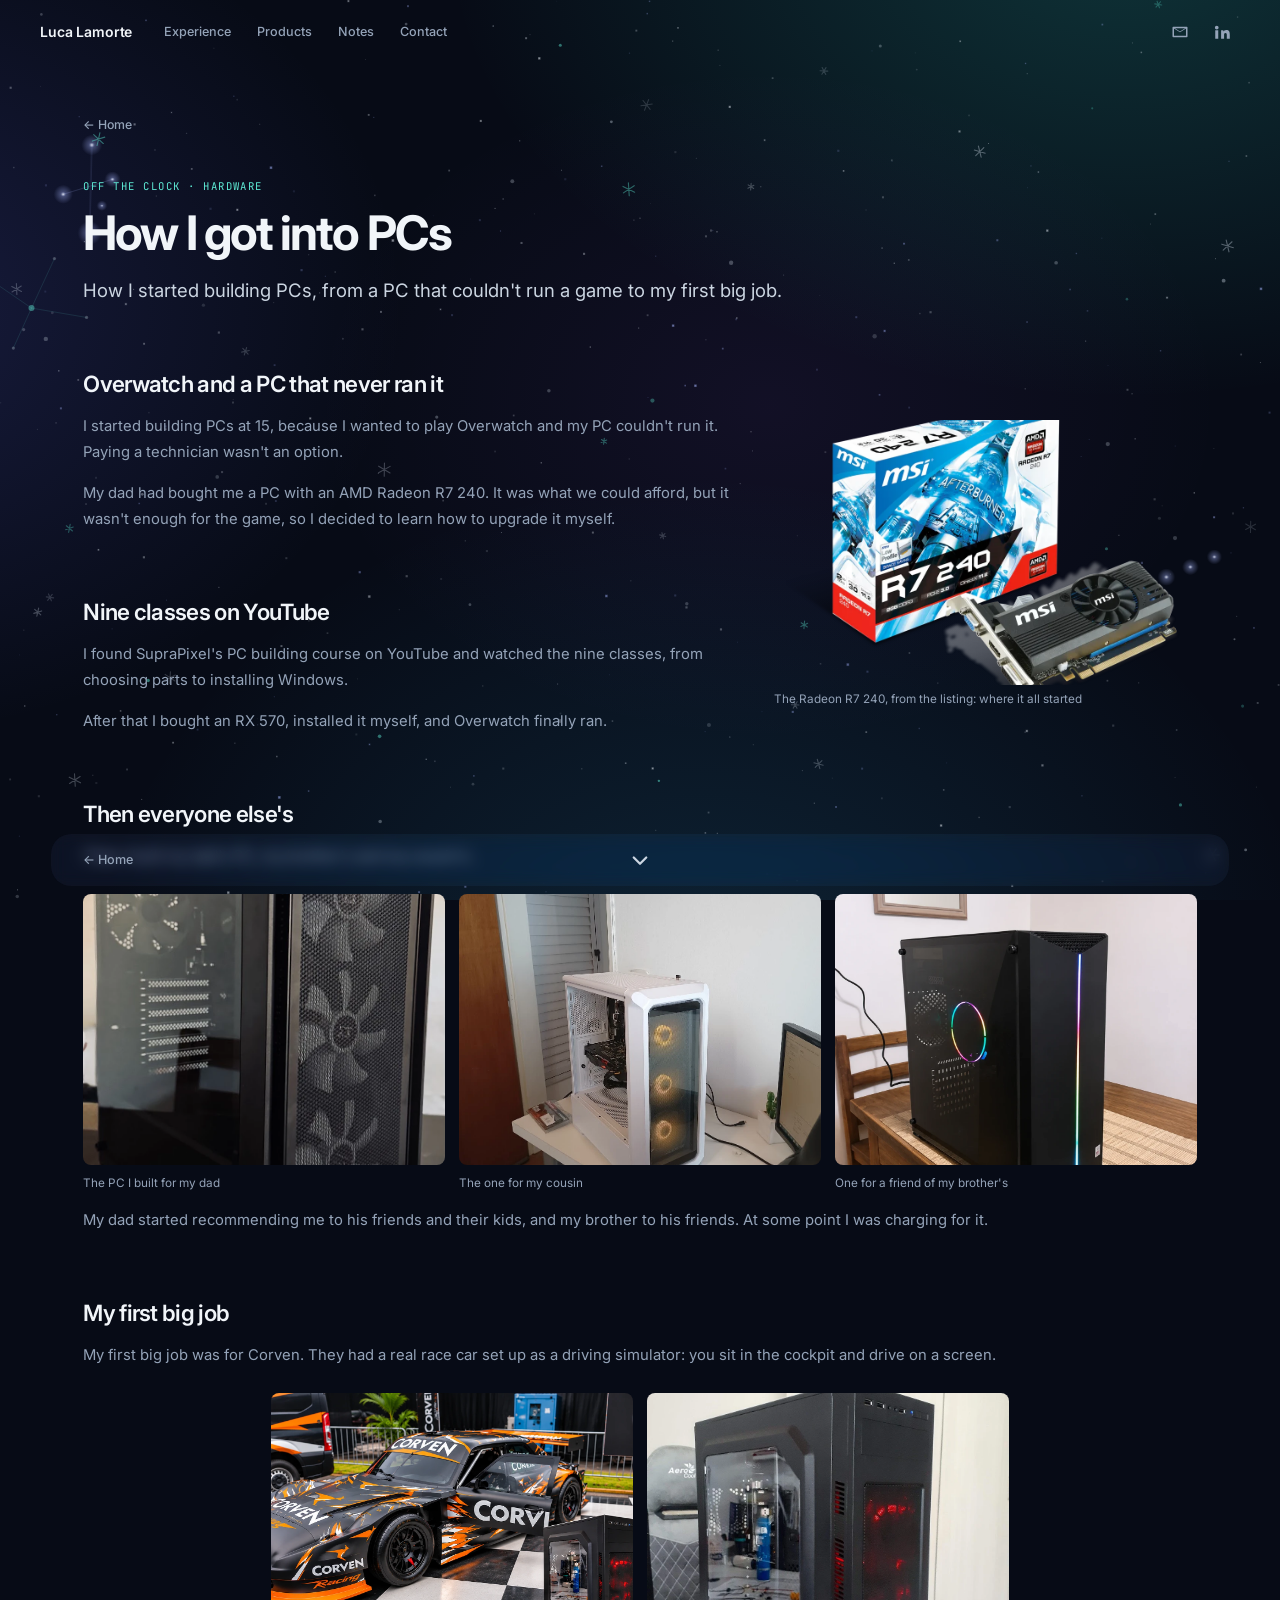
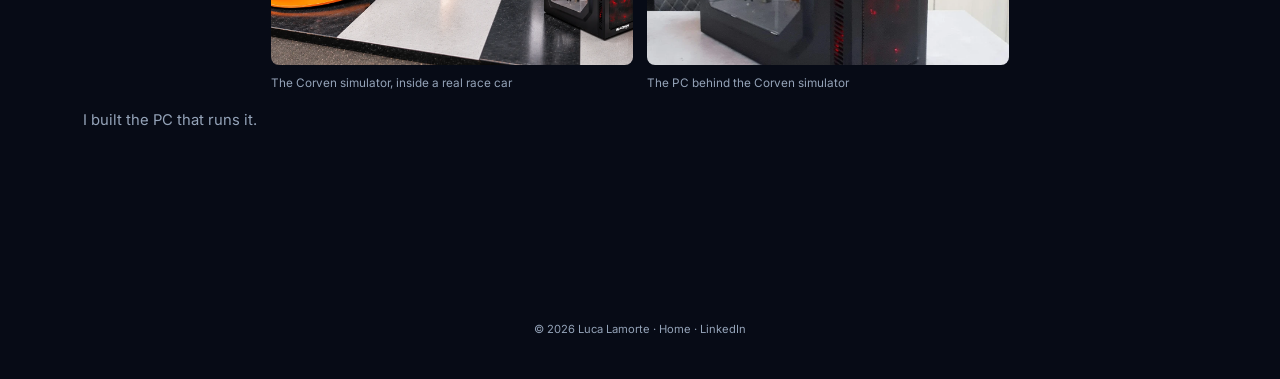
<file: notes/pc-builds.html>
<!doctype html>
<html lang="en">
<head>
<meta charset="utf-8">
<meta name="viewport" content="width=device-width, initial-scale=1">
<title>How I got into PCs · Luca Lamorte</title>
<meta name="description" content="How a kid who wanted to play Overwatch ended up building PCs for family, friends and a race car simulator.">
<link rel="canonical" href="https://lucalamorte.github.io/notes/pc-builds.html">
<meta property="og:type" content="website">
<meta property="og:site_name" content="Luca Lamorte">
<meta property="og:title" content="How I got into PCs · Luca Lamorte">
<meta property="og:description" content="How a kid who wanted to play Overwatch ended up building PCs for family, friends and a race car simulator.">
<meta property="og:url" content="https://lucalamorte.github.io/notes/pc-builds.html">
<meta property="og:image" content="https://lucalamorte.github.io/assets/og/home-8.jpg">
<meta property="og:image:alt" content="How I got into PCs · Luca Lamorte">
<meta property="og:image:width" content="1200">
<meta property="og:image:height" content="630">
<meta property="og:locale" content="en_US">
<meta name="twitter:card" content="summary_large_image">
<meta name="twitter:title" content="How I got into PCs · Luca Lamorte">
<meta name="twitter:description" content="How a kid who wanted to play Overwatch ended up building PCs for family, friends and a race car simulator.">
<meta name="twitter:image" content="https://lucalamorte.github.io/assets/og/home-8.jpg">
<meta name="author" content="Luca Lamorte">
<meta name="theme-color" content="#0b1120">
<link rel="icon" href="../assets/favicon.svg" type="image/svg+xml">
<link rel="icon" href="../assets/favicon-32.png" type="image/png" sizes="32x32">
<link rel="apple-touch-icon" href="../assets/apple-touch-icon.png">
<link rel="preconnect" href="https://fonts.googleapis.com">
<link rel="preconnect" href="https://fonts.gstatic.com" crossorigin>
<link href="https://fonts.googleapis.com/css2?family=Inter:wght@400;500;600;700&family=JetBrains+Mono:wght@400;500&display=swap" rel="stylesheet">
<link rel="stylesheet" href="../style.css">
</head>
<body>
<svg width="0" height="0" style="position:absolute" aria-hidden="true">
  <symbol id="i-mail" viewBox="0 0 24 24"><path fill="currentColor" d="M3 5h18a1 1 0 0 1 1 1v12a1 1 0 0 1-1 1H3a1 1 0 0 1-1-1V6a1 1 0 0 1 1-1zm9 7.2L4 7.3V17h16V7.3l-8 4.9zM5.2 7l6.8 4.2L18.8 7H5.2z"/></symbol>
  <symbol id="i-linkedin" viewBox="0 0 24 24"><path fill="currentColor" d="M4.98 3.5a2.5 2.5 0 1 1 0 5 2.5 2.5 0 0 1 0-5zM3 9.75h4V21H3V9.75zm7 0h3.8v1.6h.06c.53-1 1.83-2.06 3.77-2.06 4.03 0 4.77 2.65 4.77 6.1V21h-4v-5c0-1.2-.02-2.74-1.67-2.74-1.67 0-1.93 1.3-1.93 2.65V21h-4V9.75z"/></symbol>
  <symbol id="i-db" viewBox="0 0 24 24"><g fill="none" stroke="currentColor" stroke-width="1.8"><ellipse cx="12" cy="5.5" rx="7.5" ry="2.8"/><path d="M4.5 5.5v13c0 1.5 3.4 2.8 7.5 2.8s7.5-1.3 7.5-2.8v-13M4.5 12c0 1.5 3.4 2.8 7.5 2.8s7.5-1.3 7.5-2.8"/></g></symbol>
  <symbol id="i-copy" viewBox="0 0 24 24"><path fill="none" stroke="currentColor" stroke-width="1.8" stroke-linejoin="round" d="M9 9h10.5a1.5 1.5 0 0 1 1.5 1.5V20a1.5 1.5 0 0 1-1.5 1.5H10.5A1.5 1.5 0 0 1 9 20zM15 9V4.5A1.5 1.5 0 0 0 13.5 3H4.5A1.5 1.5 0 0 0 3 4.5v9A1.5 1.5 0 0 0 4.5 15H9"/></symbol>
  <symbol id="i-factory" viewBox="0 0 24 24"><path fill="none" stroke="currentColor" stroke-width="1.8" stroke-linejoin="round" d="M3 21V10l5 3V10l5 3V10l5 3V4h3v17H3zm4-4h2m4 0h2"/></symbol>
</svg>
<a class="skip" href="#content">Skip to content</a>
<nav class="nav" aria-label="Main">
  <a class="name" href="../index.html">Luca Lamorte</a>
  <div class="links"><a href="../index.html#experience">Experience</a><a href="../index.html#projects">Products</a><a href="../index.html#notes">Notes</a><a href="../index.html#contact">Contact</a></div>
  <div class="icons">
    <a href="mailto:lclamorte@gmail.com?subject=Let's%20connect!" aria-label="Email"><svg><use href="#i-mail"/></svg></a>
    <a href="https://www.linkedin.com/in/lclamorte/" aria-label="LinkedIn" target="_blank" rel="noopener"><svg><use href="#i-linkedin"/></svg></a>
  </div>
</nav>
<article class="article notes-article" id="top">
  <span id="content"></span>
  <a class="back" href="../index.html#notes">← Home</a>

  <header>
    <span class="eyebrow">Off the clock · hardware</span>
    <h1>How I got into PCs</h1>
    <p class="lede">How I started building PCs, from a PC that couldn't run a game to my first big job.</p>
  </header>

  <h2>Overwatch and a PC that never ran it</h2>
  <div class="thumb"><figure class="note-fig"><a href="../assets/notes/pc-builds/r7-240.webp" target="_blank" rel="noopener"><img src="../assets/notes/pc-builds/r7-240.webp" alt="The Radeon R7 240, from the listing: where it all started" loading="lazy"></a><figcaption>The Radeon R7 240, from the listing: where it all started</figcaption></figure></div>
  <p>I started building PCs at 15, because I wanted to play Overwatch and my PC couldn't run it. Paying a technician wasn't an option.</p>
  <p>My dad had bought me a PC with an AMD Radeon R7 240. It was what we could afford, but it wasn't enough for the game, so I decided to learn how to upgrade it myself.</p>
  <h2>Nine classes on YouTube</h2>
  <p>I found SupraPixel's PC building course on YouTube and watched the nine classes, from choosing parts to installing Windows.</p>
  <p>After that I bought an RX 570, installed it myself, and Overwatch finally ran.</p>
  <h2>Then everyone else's</h2>
  <p>Then I built my dad's PC, my brother's and my cousin's.</p>
  <div class="note-gallery" style="--n:3"><figure class="note-fig"><a href="../assets/notes/pc-builds/dad-pc.webp" target="_blank" rel="noopener"><img src="../assets/notes/pc-builds/dad-pc.webp" alt="The PC I built for my dad" loading="lazy"></a><figcaption>The PC I built for my dad</figcaption></figure><figure class="note-fig"><a href="../assets/notes/pc-builds/cousin-pc.webp" target="_blank" rel="noopener"><img src="../assets/notes/pc-builds/cousin-pc.webp" alt="The one for my cousin" loading="lazy"></a><figcaption>The one for my cousin</figcaption></figure><figure class="note-fig"><a href="../assets/notes/pc-builds/brothers-friend-pc.webp" target="_blank" rel="noopener"><img src="../assets/notes/pc-builds/brothers-friend-pc.webp" alt="One for a friend of my brother&#x27;s" loading="lazy"></a><figcaption>One for a friend of my brother's</figcaption></figure></div>
  <p>My dad started recommending me to his friends and their kids, and my brother to his friends. At some point I was charging for it.</p>
  <h2>My first big job</h2>
  <p>My first big job was for Corven. They had a real race car set up as a driving simulator: you sit in the cockpit and drive on a screen.</p>
  <div class="note-gallery" style="--n:2"><figure class="note-fig"><a href="../assets/notes/pc-builds/corven-sim.webp" target="_blank" rel="noopener"><img src="../assets/notes/pc-builds/corven-sim.webp" alt="The Corven simulator, inside a real race car" loading="lazy"></a><figcaption>The Corven simulator, inside a real race car</figcaption></figure><figure class="note-fig"><a href="../assets/notes/pc-builds/corven-sim-pc.webp" target="_blank" rel="noopener"><img src="../assets/notes/pc-builds/corven-sim-pc.webp" alt="The PC behind the Corven simulator" loading="lazy"></a><figcaption>The PC behind the Corven simulator</figcaption></figure></div>
  <p>I built the PC that runs it.</p>

  <nav class="article-end" aria-label="More">
    <a href="../index.html#notes">← Home</a>
    <a href="#top">↑ Back to top</a>
  </nav>
</article>
<dialog class="note-lb" aria-label="Photo">
  <figure><img alt=""><figcaption></figcaption></figure>
  <button type="button" class="lb-prev" aria-label="Previous photo"><svg viewBox="0 0 16 16" aria-hidden="true"><path d="M10 3L5 8l5 5"/></svg></button>
  <button type="button" class="lb-next" aria-label="Next photo"><svg viewBox="0 0 16 16" aria-hidden="true"><path d="M6 3l5 5-5 5"/></svg></button>
  <button type="button" class="lb-close" aria-label="Close"><svg viewBox="0 0 16 16" aria-hidden="true"><path d="M4 4l8 8M12 4l-8 8"/></svg></button>
</dialog>
<script>
  // Tocar una foto la abre en grande; se cierra con la cruz, tocando afuera o con Escape. Las flechas pasan a la de al lado.
  (() => {
    const lb = document.querySelector('.note-lb'), img = lb.querySelector('img'), cap = lb.querySelector('figcaption');
    const links = [...document.querySelectorAll('.note-fig a')];
    let at = 0;
    const show = k => { at = (k + links.length) % links.length; const a = links[at]; img.src = a.href; img.alt = a.querySelector('img').alt; cap.textContent = a.closest('figure').querySelector('figcaption')?.textContent || ''; };
    links.forEach((a, k) => a.addEventListener('click', e => { e.preventDefault(); show(k); lb.showModal(); }));
    lb.querySelector('.lb-close').addEventListener('click', () => lb.close());
    lb.querySelector('.lb-prev').addEventListener('click', () => show(at - 1));
    lb.querySelector('.lb-next').addEventListener('click', () => show(at + 1));
    lb.addEventListener('click', e => { if (e.target === lb || e.target.tagName === 'FIGURE') lb.close(); });
    lb.addEventListener('keydown', e => { if (e.key === 'ArrowLeft') show(at - 1); if (e.key === 'ArrowRight') show(at + 1); });
  })();
</script>
<footer>© 2026 Luca Lamorte · <a href="../index.html">Home</a> · <a href="https://www.linkedin.com/in/lclamorte/" target="_blank" rel="noopener">LinkedIn</a></footer>
<script src="../snow.js"></script>
<script src="../cursor.js"></script>
<script src="../projects/article.js"></script>
<script>
  // Cada caso de estudio arranca desde su título, aunque el navegador recuerde dónde había quedado la lectura.
  // Cada artículo abre en el título: sin restaurar la posición anterior, sin animar la subida y de nuevo al
  // terminar de cargar y al volver con atrás o adelante, por si el navegador movió la página en el medio.
  if (!location.hash || location.hash === '#top') {
    if ('scrollRestoration' in history) history.scrollRestoration = 'manual';
    // scrollIntoView también mueve el marco que la contiene, si la página se muestra dentro de otra.
    const top = () => { const go = () => { scrollTo({ top: 0, left: 0, behavior: 'instant' }); (document.getElementById('top') || document.body).scrollIntoView({ block: 'start', behavior: 'instant' }); }; go(); requestAnimationFrame(go); };
    top(); addEventListener('DOMContentLoaded', top); addEventListener('load', top); addEventListener('pageshow', top);
  }
</script>
</body>
</html>
</file>
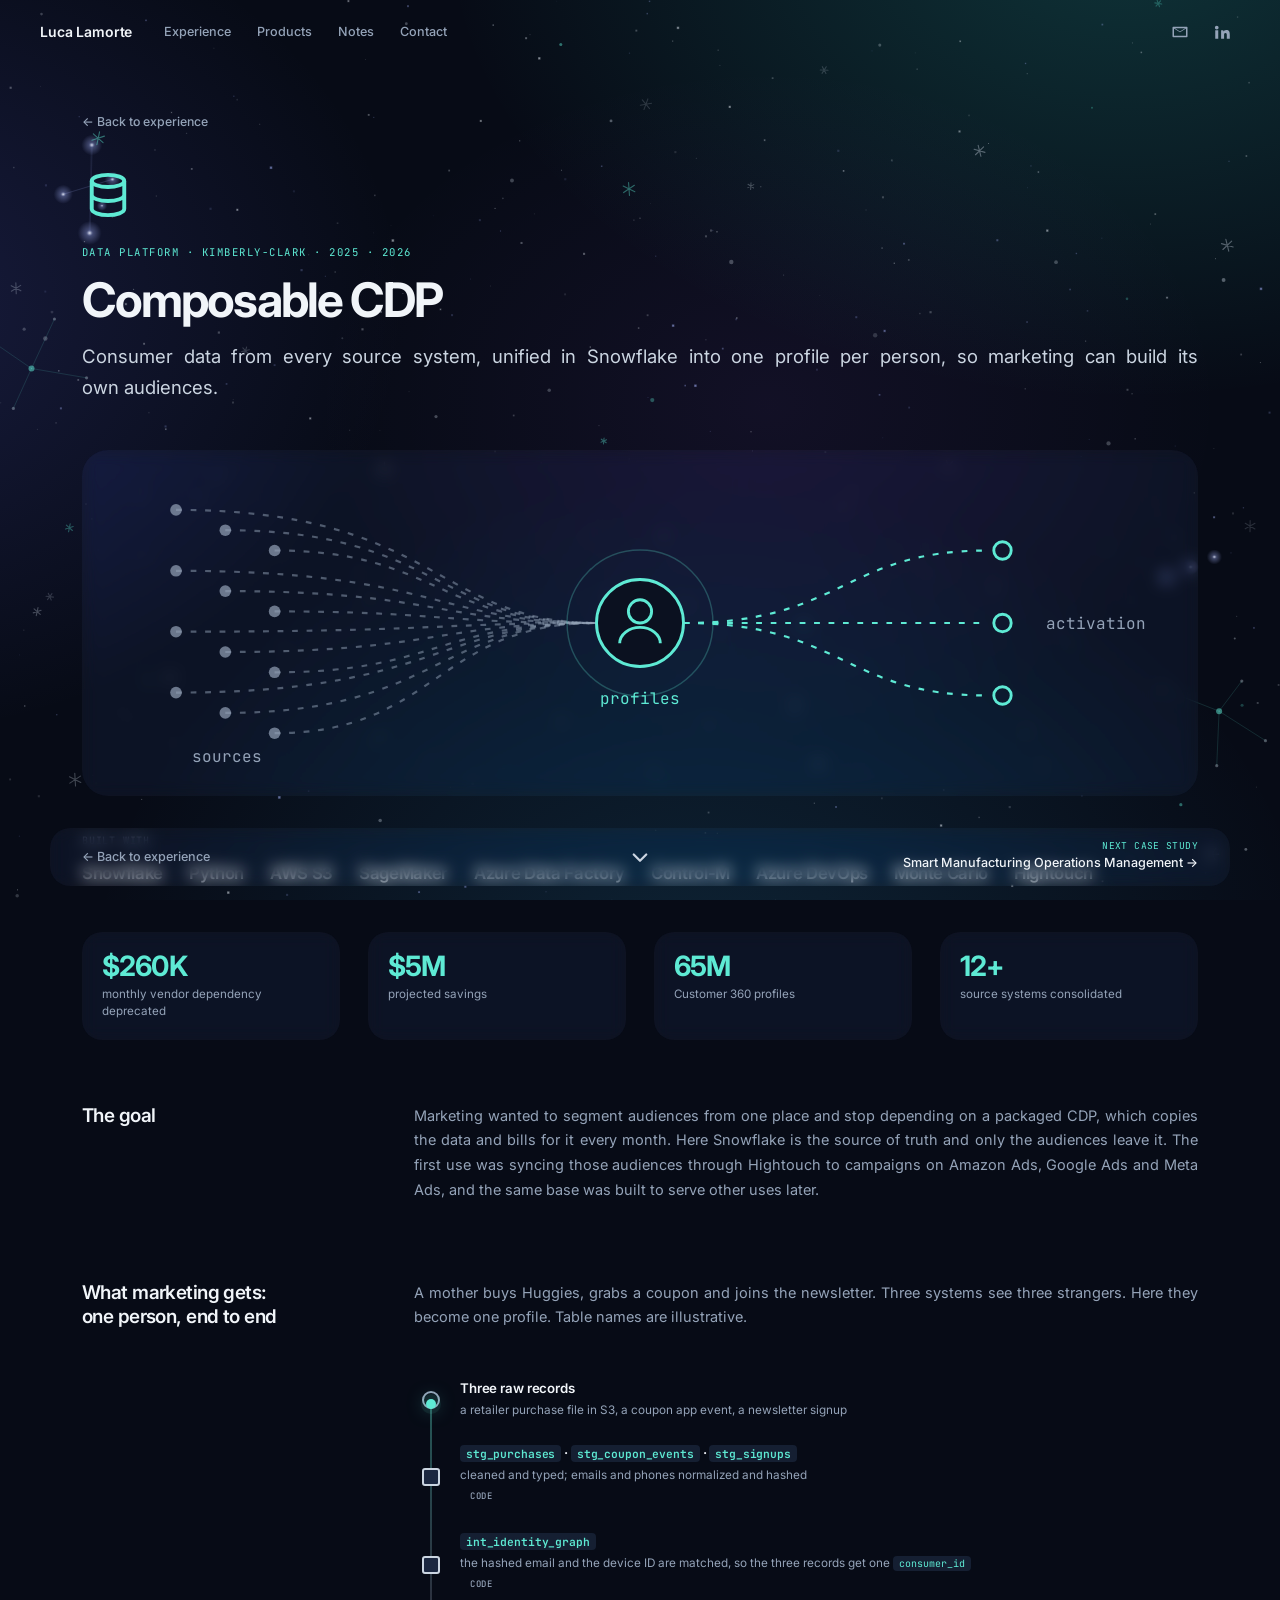
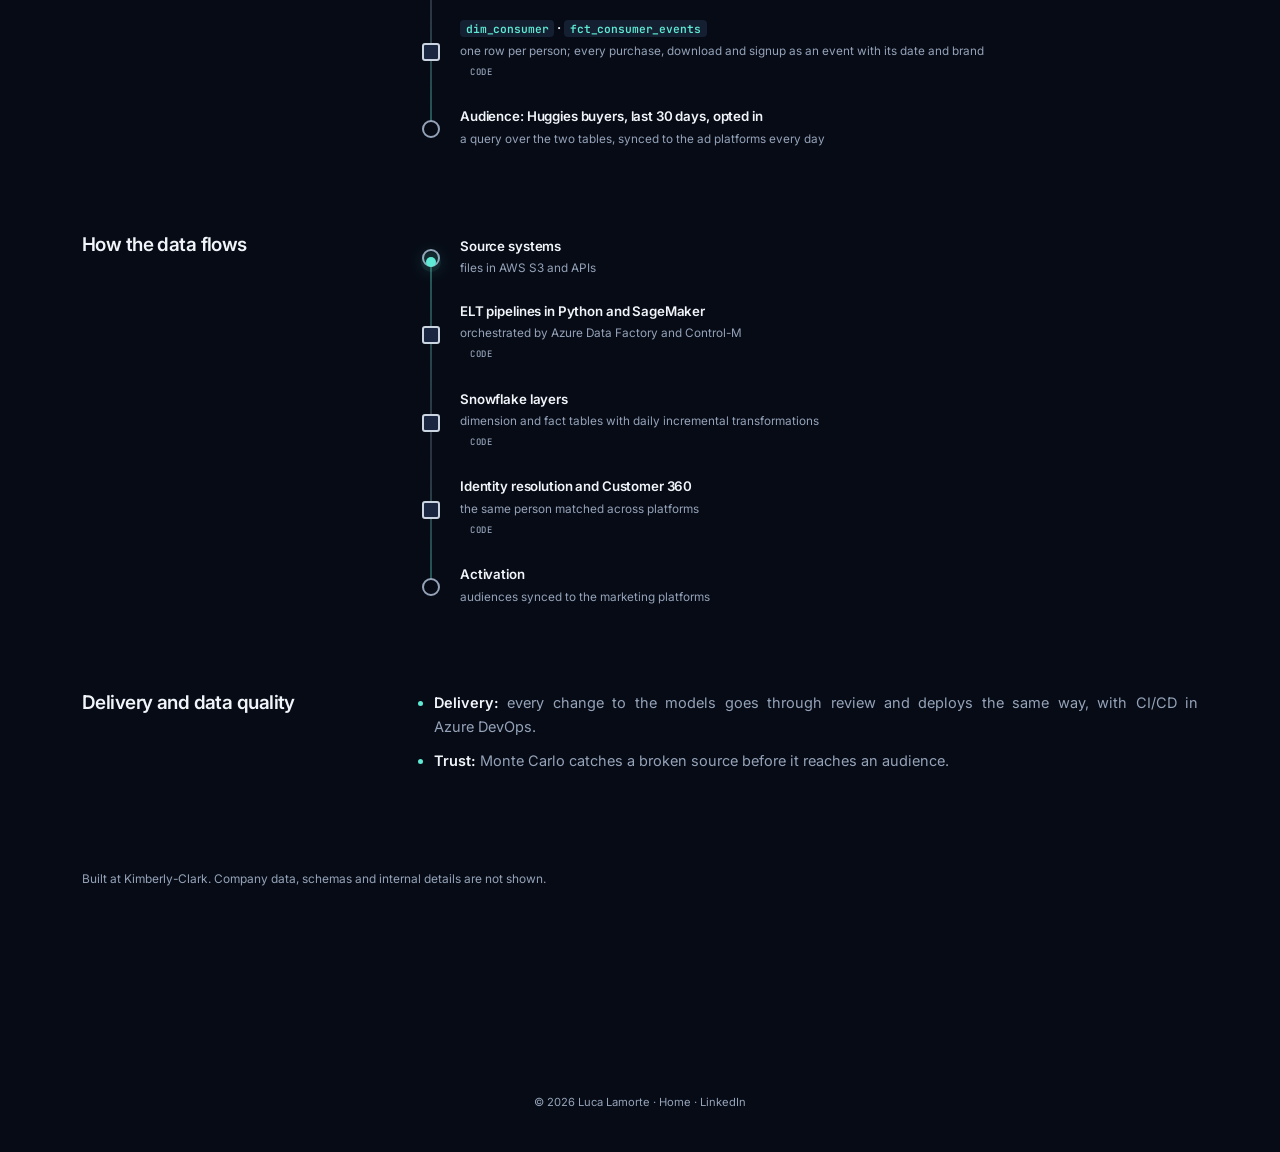
<file: projects/cdp.html>
<!doctype html>
<html lang="en">
<head>
<meta charset="utf-8">
<meta name="viewport" content="width=device-width, initial-scale=1">
<title>Composable CDP · Luca Lamorte</title>
<meta name="description" content="Marketing's customer data platform, built in-house on Snowflake instead of rented from a vendor: 65M profiles and a $260K monthly vendor retired.">
<link rel="canonical" href="https://lucalamorte.github.io/projects/cdp.html">
<meta property="og:type" content="website">
<meta property="og:site_name" content="Luca Lamorte">
<meta property="og:title" content="Composable CDP · Luca Lamorte">
<meta property="og:description" content="Marketing's customer data platform, built in-house on Snowflake instead of rented from a vendor: 65M profiles and a $260K monthly vendor retired.">
<meta property="og:url" content="https://lucalamorte.github.io/projects/cdp.html">
<meta property="og:image" content="https://lucalamorte.github.io/assets/og/cdp.png">
<meta property="og:image:alt" content="Composable CDP · Luca Lamorte">
<meta property="og:image:width" content="1200">
<meta property="og:image:height" content="630">
<meta property="og:locale" content="en_US">
<meta name="twitter:card" content="summary_large_image">
<meta name="twitter:title" content="Composable CDP · Luca Lamorte">
<meta name="twitter:description" content="Marketing's customer data platform, built in-house on Snowflake instead of rented from a vendor: 65M profiles and a $260K monthly vendor retired.">
<meta name="twitter:image" content="https://lucalamorte.github.io/assets/og/cdp.png">
<meta name="author" content="Luca Lamorte">
<meta name="theme-color" content="#0b1120">
<link rel="icon" href="../assets/favicon.svg" type="image/svg+xml">
<link rel="icon" href="../assets/favicon-32.png" type="image/png" sizes="32x32">
<link rel="apple-touch-icon" href="../assets/apple-touch-icon.png">
<link rel="preconnect" href="https://fonts.googleapis.com">
<link rel="preconnect" href="https://fonts.gstatic.com" crossorigin>
<link href="https://fonts.googleapis.com/css2?family=Inter:wght@400;500;600;700&family=JetBrains+Mono:wght@400;500&display=swap" rel="stylesheet">
<link rel="stylesheet" href="../style.css">
<script type="application/ld+json">{"@context":"https://schema.org","@type":"Article","headline":"Composable CDP","description":"Marketing's customer data platform, built in-house on Snowflake instead of rented from a vendor: 65M profiles and a $260K monthly vendor retired.","url":"https://lucalamorte.github.io/projects/cdp.html","image":"https://lucalamorte.github.io/assets/og/cdp.png","author":{"@type":"Person","@id":"https://lucalamorte.github.io/#luca","name":"Luca Lamorte","url":"https://lucalamorte.github.io/"},"about":["Snowflake","Python","AWS S3","SageMaker","Azure Data Factory","Control-M","Azure DevOps","Monte Carlo","Customer 360","Identity resolution"],"keywords":"Snowflake, Python, AWS S3, SageMaker, Azure Data Factory, Control-M, Azure DevOps, Monte Carlo, Customer 360, Identity resolution","datePublished":"2025","inLanguage":"en","sourceOrganization":{"@type":"Organization","name":"Kimberly-Clark"}}</script>
</head>
<body>
<svg width="0" height="0" style="position:absolute" aria-hidden="true">
  <symbol id="i-mail" viewBox="0 0 24 24"><path fill="currentColor" d="M3 5h18a1 1 0 0 1 1 1v12a1 1 0 0 1-1 1H3a1 1 0 0 1-1-1V6a1 1 0 0 1 1-1zm9 7.2L4 7.3V17h16V7.3l-8 4.9zM5.2 7l6.8 4.2L18.8 7H5.2z"/></symbol>
  <symbol id="i-linkedin" viewBox="0 0 24 24"><path fill="currentColor" d="M4.98 3.5a2.5 2.5 0 1 1 0 5 2.5 2.5 0 0 1 0-5zM3 9.75h4V21H3V9.75zm7 0h3.8v1.6h.06c.53-1 1.83-2.06 3.77-2.06 4.03 0 4.77 2.65 4.77 6.1V21h-4v-5c0-1.2-.02-2.74-1.67-2.74-1.67 0-1.93 1.3-1.93 2.65V21h-4V9.75z"/></symbol>
  <symbol id="i-db" viewBox="0 0 24 24"><g fill="none" stroke="currentColor" stroke-width="1.8"><ellipse cx="12" cy="5.5" rx="7.5" ry="2.8"/><path d="M4.5 5.5v13c0 1.5 3.4 2.8 7.5 2.8s7.5-1.3 7.5-2.8v-13M4.5 12c0 1.5 3.4 2.8 7.5 2.8s7.5-1.3 7.5-2.8"/></g></symbol>
  <symbol id="i-copy" viewBox="0 0 24 24"><path fill="none" stroke="currentColor" stroke-width="1.8" stroke-linejoin="round" d="M9 9h10.5a1.5 1.5 0 0 1 1.5 1.5V20a1.5 1.5 0 0 1-1.5 1.5H10.5A1.5 1.5 0 0 1 9 20zM15 9V4.5A1.5 1.5 0 0 0 13.5 3H4.5A1.5 1.5 0 0 0 3 4.5v9A1.5 1.5 0 0 0 4.5 15H9"/></symbol>
  <symbol id="i-factory" viewBox="0 0 24 24"><path fill="none" stroke="currentColor" stroke-width="1.8" stroke-linejoin="round" d="M3 21V10l5 3V10l5 3V10l5 3V4h3v17H3zm4-4h2m4 0h2"/></symbol>
</svg>
<a class="skip" href="#content">Skip to content</a>
<nav class="nav" aria-label="Main">
  <a class="name" href="../index.html">Luca Lamorte</a>
  <div class="links"><a href="../index.html#experience">Experience</a><a href="../index.html#projects">Products</a><a href="../index.html#notes">Notes</a><a href="../index.html#contact">Contact</a></div>
  <div class="icons">
    <a href="mailto:lclamorte@gmail.com?subject=Let's%20connect!" aria-label="Email"><svg><use href="#i-mail"/></svg></a>
    <a href="https://www.linkedin.com/in/lclamorte/" aria-label="LinkedIn" target="_blank" rel="noopener"><svg><use href="#i-linkedin"/></svg></a>
  </div>
</nav>
<article class="article" id="top">
  <span id="content"></span>
  <a class="back" href="../index.html#experience">← Back to experience</a>

  <header>
    <svg class="art-logo icon" aria-hidden="true"><use href="#i-db"/></svg>
    <span class="eyebrow">Data platform · Kimberly-Clark · 2025 · 2026</span>
    <h1>Composable CDP</h1>
    <p class="lede">Consumer data from every source system, unified in Snowflake into one profile per person, so marketing can build its own audiences.</p>
  </header>

  <figure class="art-visual"><svg viewBox="0 0 720 200" role="img" aria-label="Many source systems become one profile per person, activated from the warehouse."><path d="M40 22 C220 22 220 100 330 100" stroke="#94a3b8" stroke-opacity=".5" stroke-width="1.5" stroke-dasharray="4 6" fill="none" class="sc-flow" style="animation-delay:-0.00s"/><circle cx="40" cy="22" r="4" fill="#94a3b8" fill-opacity=".7"/><path d="M74 36 C220 36 220 100 330 100" stroke="#94a3b8" stroke-opacity=".5" stroke-width="1.5" stroke-dasharray="4 6" fill="none" class="sc-flow" style="animation-delay:-0.13s"/><circle cx="74" cy="36" r="4" fill="#94a3b8" fill-opacity=".7"/><path d="M108 50 C220 50 220 100 330 100" stroke="#94a3b8" stroke-opacity=".5" stroke-width="1.5" stroke-dasharray="4 6" fill="none" class="sc-flow" style="animation-delay:-0.26s"/><circle cx="108" cy="50" r="4" fill="#94a3b8" fill-opacity=".7"/><path d="M40 64 C220 64 220 100 330 100" stroke="#94a3b8" stroke-opacity=".5" stroke-width="1.5" stroke-dasharray="4 6" fill="none" class="sc-flow" style="animation-delay:-0.39s"/><circle cx="40" cy="64" r="4" fill="#94a3b8" fill-opacity=".7"/><path d="M74 78 C220 78 220 100 330 100" stroke="#94a3b8" stroke-opacity=".5" stroke-width="1.5" stroke-dasharray="4 6" fill="none" class="sc-flow" style="animation-delay:-0.52s"/><circle cx="74" cy="78" r="4" fill="#94a3b8" fill-opacity=".7"/><path d="M108 92 C220 92 220 100 330 100" stroke="#94a3b8" stroke-opacity=".5" stroke-width="1.5" stroke-dasharray="4 6" fill="none" class="sc-flow" style="animation-delay:-0.65s"/><circle cx="108" cy="92" r="4" fill="#94a3b8" fill-opacity=".7"/><path d="M40 106 C220 106 220 100 330 100" stroke="#94a3b8" stroke-opacity=".5" stroke-width="1.5" stroke-dasharray="4 6" fill="none" class="sc-flow" style="animation-delay:-0.78s"/><circle cx="40" cy="106" r="4" fill="#94a3b8" fill-opacity=".7"/><path d="M74 120 C220 120 220 100 330 100" stroke="#94a3b8" stroke-opacity=".5" stroke-width="1.5" stroke-dasharray="4 6" fill="none" class="sc-flow" style="animation-delay:-0.91s"/><circle cx="74" cy="120" r="4" fill="#94a3b8" fill-opacity=".7"/><path d="M108 134 C220 134 220 100 330 100" stroke="#94a3b8" stroke-opacity=".5" stroke-width="1.5" stroke-dasharray="4 6" fill="none" class="sc-flow" style="animation-delay:-1.04s"/><circle cx="108" cy="134" r="4" fill="#94a3b8" fill-opacity=".7"/><path d="M40 148 C220 148 220 100 330 100" stroke="#94a3b8" stroke-opacity=".5" stroke-width="1.5" stroke-dasharray="4 6" fill="none" class="sc-flow" style="animation-delay:-1.17s"/><circle cx="40" cy="148" r="4" fill="#94a3b8" fill-opacity=".7"/><path d="M74 162 C220 162 220 100 330 100" stroke="#94a3b8" stroke-opacity=".5" stroke-width="1.5" stroke-dasharray="4 6" fill="none" class="sc-flow" style="animation-delay:-1.30s"/><circle cx="74" cy="162" r="4" fill="#94a3b8" fill-opacity=".7"/><path d="M108 176 C220 176 220 100 330 100" stroke="#94a3b8" stroke-opacity=".5" stroke-width="1.5" stroke-dasharray="4 6" fill="none" class="sc-flow" style="animation-delay:-1.43s"/><circle cx="108" cy="176" r="4" fill="#94a3b8" fill-opacity=".7"/><path d="M390 100 C500 100 500 50 600 50" stroke="#5eead4" stroke-width="1.5" stroke-dasharray="4 6" fill="none" class="sc-flow"/><circle cx="610" cy="50" r="6" fill="none" stroke="#5eead4" stroke-width="2"/><path d="M390 100 C500 100 500 100 600 100" stroke="#5eead4" stroke-width="1.5" stroke-dasharray="4 6" fill="none" class="sc-flow"/><circle cx="610" cy="100" r="6" fill="none" stroke="#5eead4" stroke-width="2"/><path d="M390 100 C500 100 500 150 600 150" stroke="#5eead4" stroke-width="1.5" stroke-dasharray="4 6" fill="none" class="sc-flow"/><circle cx="610" cy="150" r="6" fill="none" stroke="#5eead4" stroke-width="2"/><circle cx="360" cy="100" r="30" fill="none" stroke="#5eead4"><animate attributeName="r" values="30;62" keyTimes="0;1" dur="2.6s" repeatCount="indefinite"/><animate attributeName="opacity" values=".7;0" keyTimes="0;1" dur="2.6s" repeatCount="indefinite"/></circle><circle cx="360" cy="100" r="30" fill="#0b1120" stroke="#5eead4" stroke-width="2"/><circle cx="360" cy="92" r="8" fill="none" stroke="#5eead4" stroke-width="2"/><path d="M346 114 a14 11 0 0 1 28 0" fill="none" stroke="#5eead4" stroke-width="2"/><text x="75" y="196" fill="#94a3b8" font-family="JetBrains Mono, monospace" font-size="11" text-anchor="middle">sources</text><text x="360" y="156" fill="#5eead4" font-family="JetBrains Mono, monospace" font-size="11" text-anchor="middle">profiles</text><text x="640" y="104" fill="#94a3b8" font-family="JetBrains Mono, monospace" font-size="11" text-anchor="start">activation</text></svg></figure>
  <div class="built"><p>Built with</p><ul><li>Snowflake</li><li>Python</li><li>AWS S3</li><li>SageMaker</li><li>Azure Data Factory</li><li>Control-M</li><li>Azure DevOps</li><li>Monte Carlo</li><li>Hightouch</li></ul></div>

  <div class="facts">
    <div><b>$260K</b><span>monthly vendor dependency deprecated</span></div>
    <div><b>$5M</b><span>projected savings</span></div>
    <div><b>65M</b><span>Customer 360 profiles</span></div>
    <div><b>12+</b><span>source systems consolidated</span></div>
  </div>

  <h2>The goal</h2>
  <p>Marketing wanted to segment audiences from one place and stop depending on a packaged CDP, which copies the data and bills for it every month. Here Snowflake is the source of truth and only the audiences leave it. The first use was syncing those audiences through Hightouch to campaigns on Amazon Ads, Google Ads and Meta Ads, and the same base was built to serve other uses later.</p>

  <h2>What marketing gets: one person, end to end</h2>
  <p>A mother buys Huggies, grabs a coupon and joins the newsletter. Three systems see three strangers. Here they become one profile. Table names are illustrative.</p>
  <div class="flow" aria-label="One person, end to end">
    <div class="step">Three raw records<small>a retailer purchase file in S3, a coupon app event, a newsletter signup</small></div>
    <div class="arrow"></div>
    <div class="step code"><code>stg_purchases</code> · <code>stg_coupon_events</code> · <code>stg_signups</code><small>cleaned and typed; emails and phones normalized and hashed</small></div>
    <div class="arrow"></div>
    <div class="step code"><code>int_identity_graph</code><small>the hashed email and the device ID are matched, so the three records get one <code>consumer_id</code></small></div>
    <div class="arrow"></div>
    <div class="step code"><code>dim_consumer</code> · <code>fct_consumer_events</code><small>one row per person; every purchase, download and signup as an event with its date and brand</small></div>
    <div class="arrow"></div>
    <div class="step">Audience: Huggies buyers, last 30 days, opted in<small>a query over the two tables, synced to the ad platforms every day</small></div>
  </div>

  <h2>How the data flows</h2>
  <div class="flow" aria-label="Data flow">
    <div class="step">Source systems<small>files in AWS S3 and APIs</small></div>
    <div class="arrow"></div>
    <div class="step code">ELT pipelines in Python and SageMaker<small>orchestrated by Azure Data Factory and Control-M</small></div>
    <div class="arrow"></div>
    <div class="step code">Snowflake layers<small>dimension and fact tables with daily incremental transformations</small></div>
    <div class="arrow"></div>
    <div class="step code">Identity resolution and Customer 360<small>the same person matched across platforms</small></div>
    <div class="arrow"></div>
    <div class="step">Activation<small>audiences synced to the marketing platforms</small></div>
  </div>

  <h2>Delivery and data quality</h2>
  <ul>
    <li><strong>Delivery:</strong> every change to the models goes through review and deploys the same way, with CI/CD in Azure DevOps.</li>
    <li><strong>Trust:</strong> Monte Carlo catches a broken source before it reaches an audience.</li>
  </ul>


  <p class="note">Built at Kimberly-Clark. Company data, schemas and internal details are not shown.</p>
  <nav class="article-end" aria-label="More">
    <a href="../index.html#experience">← Back to experience</a>
    <a href="#top">↑ Back to top</a>
    <a class="next" href="smom.html"><small>Next case study</small>Smart Manufacturing Operations Management →</a>
  </nav>
</article>
<footer>© 2026 Luca Lamorte · <a href="../index.html">Home</a> · <a href="https://www.linkedin.com/in/lclamorte/" target="_blank" rel="noopener">LinkedIn</a></footer>
<script src="../snow.js"></script>
<script src="../cursor.js"></script>
<script src="article.js"></script>
<script>
  // Cada caso de estudio arranca desde su título, aunque el navegador recuerde dónde había quedado la lectura.
  // Cada artículo abre en el título: sin restaurar la posición anterior, sin animar la subida y de nuevo al
  // terminar de cargar y al volver con atrás o adelante, por si el navegador movió la página en el medio.
  if (!location.hash || location.hash === '#top') {
    if ('scrollRestoration' in history) history.scrollRestoration = 'manual';
    // scrollIntoView también mueve el marco que la contiene, si la página se muestra dentro de otra.
    const top = () => { const go = () => { scrollTo({ top: 0, left: 0, behavior: 'instant' }); (document.getElementById('top') || document.body).scrollIntoView({ block: 'start', behavior: 'instant' }); }; go(); requestAnimationFrame(go); };
    top(); addEventListener('DOMContentLoaded', top); addEventListener('load', top); addEventListener('pageshow', top);
  }
</script>
</body>
</html>
</file>
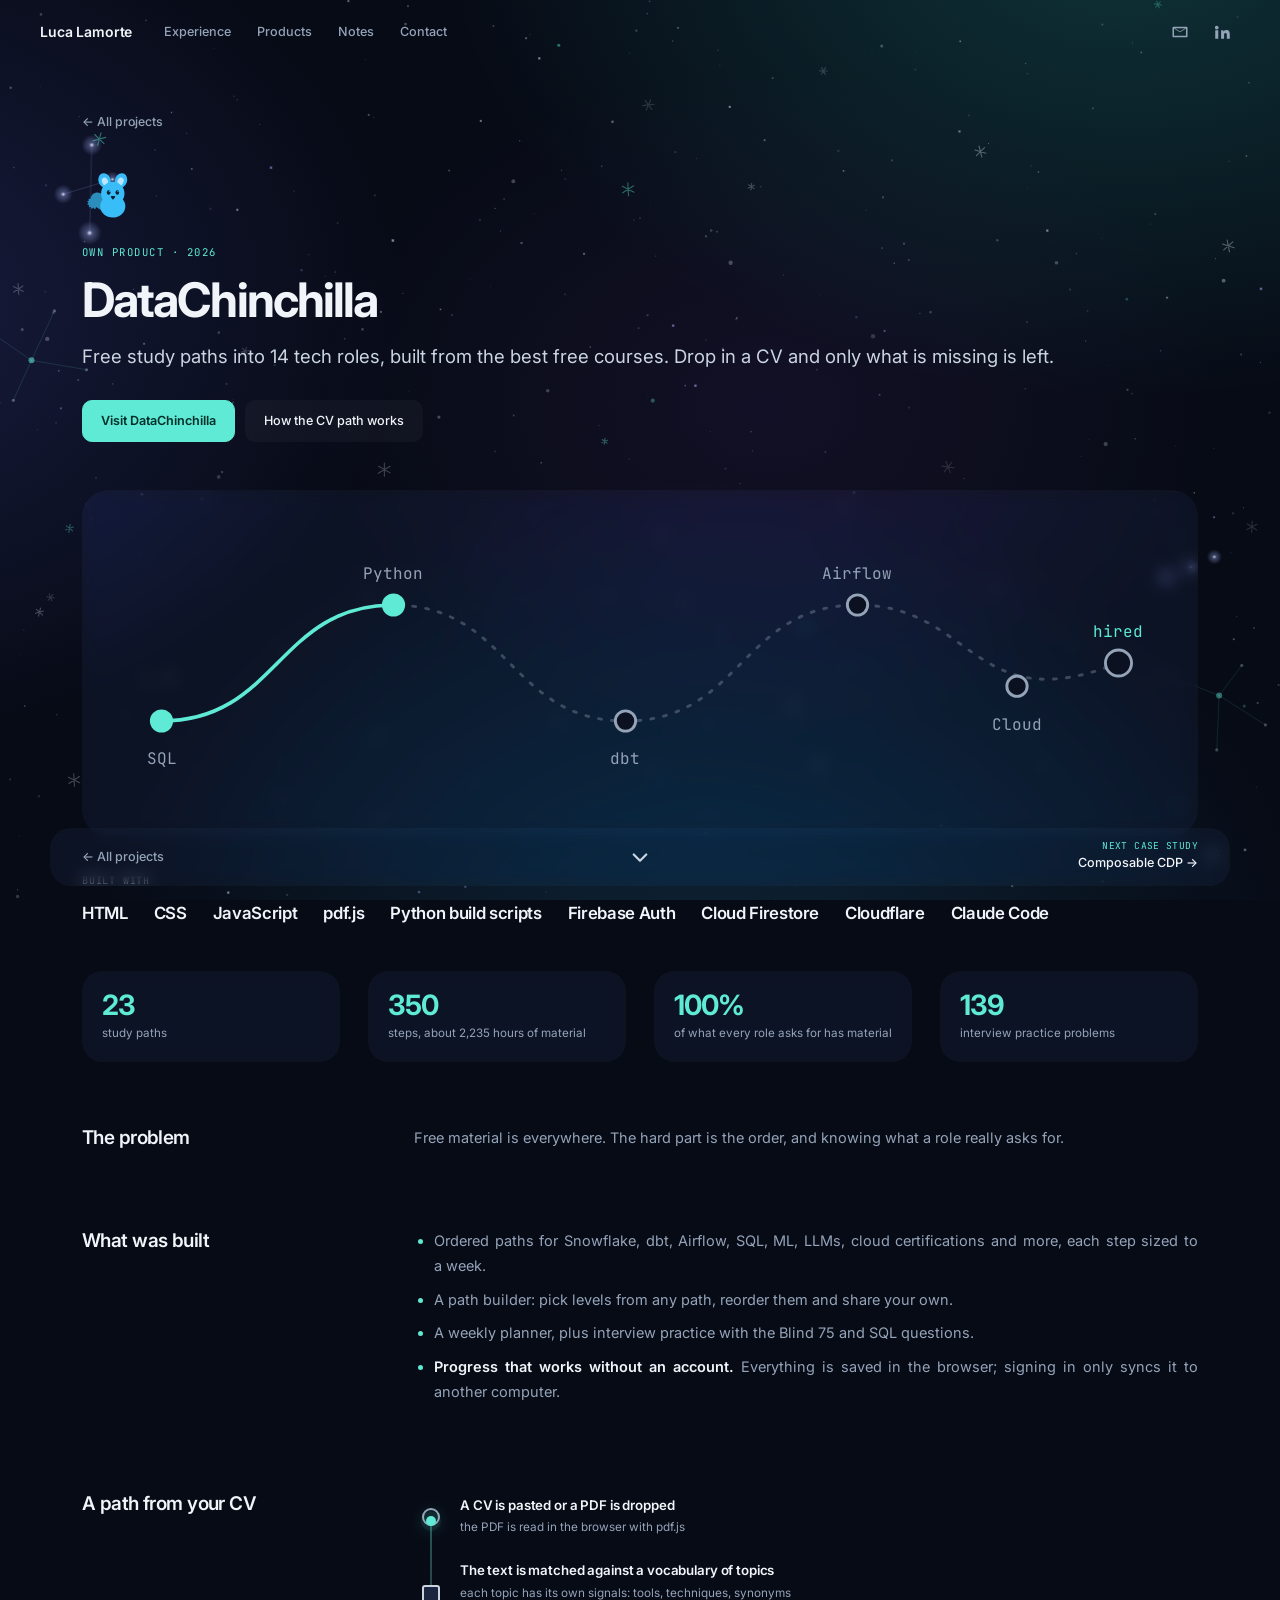
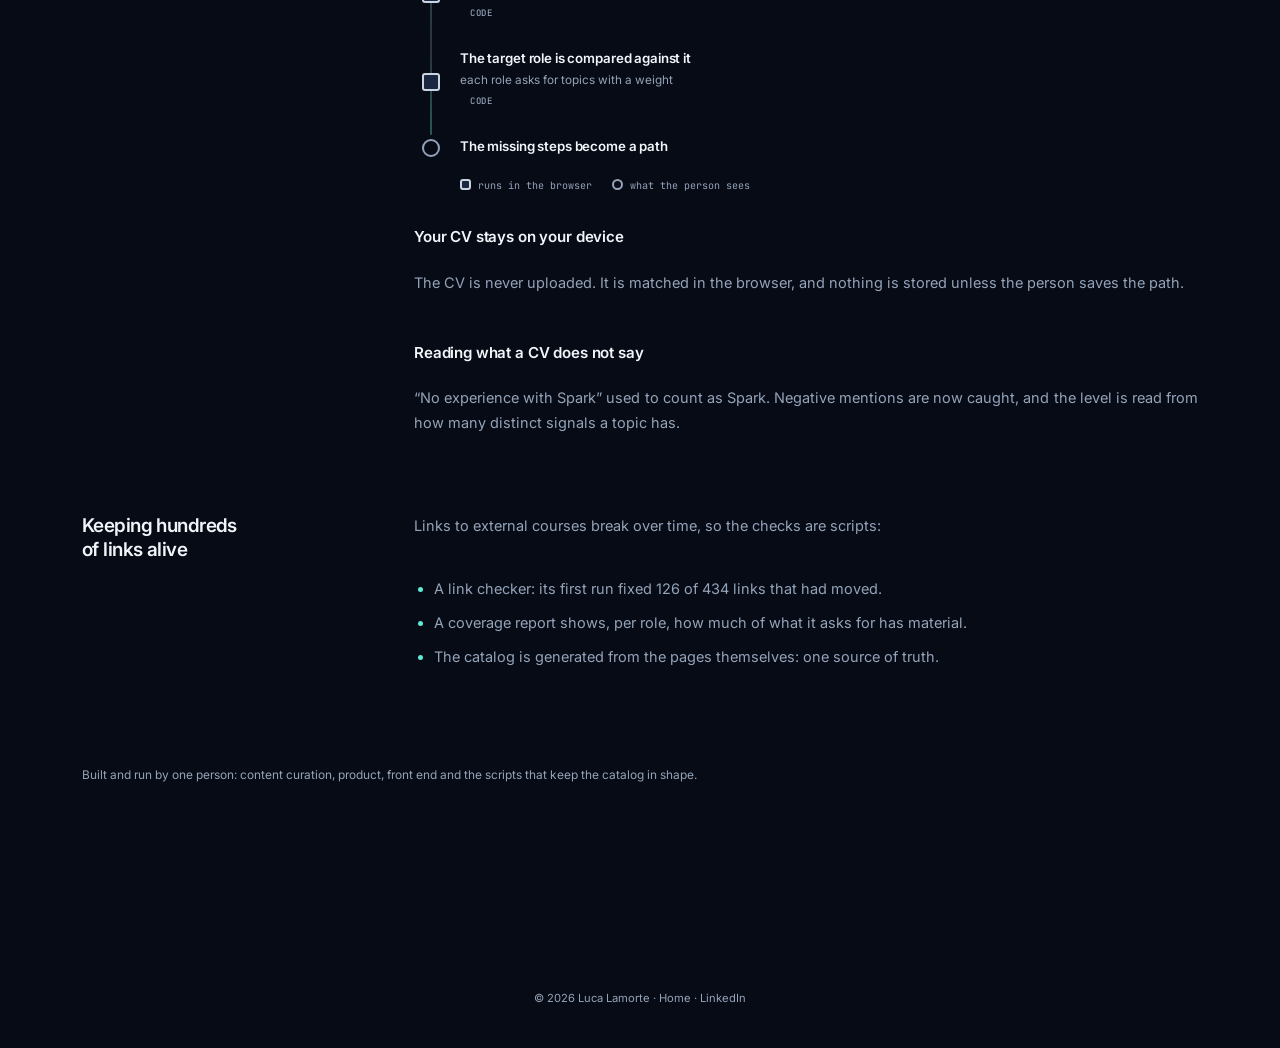
<file: projects/datachinchilla.html>
<!doctype html>
<html lang="en">
<head>
<meta charset="utf-8">
<meta name="viewport" content="width=device-width, initial-scale=1">
<title>DataChinchilla · Luca Lamorte</title>
<meta name="description" content="Builds your learning path into a tech role from free courses, skipping what your CV already covers.">
<link rel="canonical" href="https://lucalamorte.github.io/projects/datachinchilla.html">
<meta property="og:type" content="website">
<meta property="og:site_name" content="Luca Lamorte">
<meta property="og:title" content="DataChinchilla · Luca Lamorte">
<meta property="og:description" content="Builds your learning path into a tech role from free courses, skipping what your CV already covers.">
<meta property="og:url" content="https://lucalamorte.github.io/projects/datachinchilla.html">
<meta property="og:image" content="https://lucalamorte.github.io/assets/og/datachinchilla.png">
<meta property="og:image:alt" content="DataChinchilla · Luca Lamorte">
<meta property="og:image:width" content="1200">
<meta property="og:image:height" content="630">
<meta property="og:locale" content="en_US">
<meta name="twitter:card" content="summary_large_image">
<meta name="twitter:title" content="DataChinchilla · Luca Lamorte">
<meta name="twitter:description" content="Builds your learning path into a tech role from free courses, skipping what your CV already covers.">
<meta name="twitter:image" content="https://lucalamorte.github.io/assets/og/datachinchilla.png">
<meta name="author" content="Luca Lamorte">
<meta name="theme-color" content="#0b1120">
<link rel="icon" href="../assets/favicon.svg" type="image/svg+xml">
<link rel="icon" href="../assets/favicon-32.png" type="image/png" sizes="32x32">
<link rel="apple-touch-icon" href="../assets/apple-touch-icon.png">
<link rel="preconnect" href="https://fonts.googleapis.com">
<link rel="preconnect" href="https://fonts.gstatic.com" crossorigin>
<link href="https://fonts.googleapis.com/css2?family=Inter:wght@400;500;600;700&family=JetBrains+Mono:wght@400;500&display=swap" rel="stylesheet">
<link rel="stylesheet" href="../style.css">
<script type="application/ld+json">{"@context":"https://schema.org","@type":"Article","headline":"DataChinchilla","description":"Builds your learning path into a tech role from free courses, skipping what your CV already covers.","url":"https://lucalamorte.github.io/projects/datachinchilla.html","image":"https://lucalamorte.github.io/assets/og/datachinchilla.png","author":{"@type":"Person","@id":"https://lucalamorte.github.io/#luca","name":"Luca Lamorte","url":"https://lucalamorte.github.io/"},"about":["JavaScript","pdf.js","Python","Firebase","Cloudflare","Learning paths"],"keywords":"JavaScript, pdf.js, Python, Firebase, Cloudflare, Learning paths","datePublished":"2026","inLanguage":"en"}</script>
</head>
<body>
<svg width="0" height="0" style="position:absolute" aria-hidden="true">
  <symbol id="i-mail" viewBox="0 0 24 24"><path fill="currentColor" d="M3 5h18a1 1 0 0 1 1 1v12a1 1 0 0 1-1 1H3a1 1 0 0 1-1-1V6a1 1 0 0 1 1-1zm9 7.2L4 7.3V17h16V7.3l-8 4.9zM5.2 7l6.8 4.2L18.8 7H5.2z"/></symbol>
  <symbol id="i-linkedin" viewBox="0 0 24 24"><path fill="currentColor" d="M4.98 3.5a2.5 2.5 0 1 1 0 5 2.5 2.5 0 0 1 0-5zM3 9.75h4V21H3V9.75zm7 0h3.8v1.6h.06c.53-1 1.83-2.06 3.77-2.06 4.03 0 4.77 2.65 4.77 6.1V21h-4v-5c0-1.2-.02-2.74-1.67-2.74-1.67 0-1.93 1.3-1.93 2.65V21h-4V9.75z"/></symbol>
  <symbol id="i-db" viewBox="0 0 24 24"><g fill="none" stroke="currentColor" stroke-width="1.8"><ellipse cx="12" cy="5.5" rx="7.5" ry="2.8"/><path d="M4.5 5.5v13c0 1.5 3.4 2.8 7.5 2.8s7.5-1.3 7.5-2.8v-13M4.5 12c0 1.5 3.4 2.8 7.5 2.8s7.5-1.3 7.5-2.8"/></g></symbol>
  <symbol id="i-copy" viewBox="0 0 24 24"><path fill="none" stroke="currentColor" stroke-width="1.8" stroke-linejoin="round" d="M9 9h10.5a1.5 1.5 0 0 1 1.5 1.5V20a1.5 1.5 0 0 1-1.5 1.5H10.5A1.5 1.5 0 0 1 9 20zM15 9V4.5A1.5 1.5 0 0 0 13.5 3H4.5A1.5 1.5 0 0 0 3 4.5v9A1.5 1.5 0 0 0 4.5 15H9"/></symbol>
  <symbol id="i-factory" viewBox="0 0 24 24"><path fill="none" stroke="currentColor" stroke-width="1.8" stroke-linejoin="round" d="M3 21V10l5 3V10l5 3V10l5 3V4h3v17H3zm4-4h2m4 0h2"/></symbol>
</svg>
<a class="skip" href="#content">Skip to content</a>
<nav class="nav" aria-label="Main">
  <a class="name" href="../index.html">Luca Lamorte</a>
  <div class="links"><a href="../index.html#experience">Experience</a><a href="../index.html#projects">Products</a><a href="../index.html#notes">Notes</a><a href="../index.html#contact">Contact</a></div>
  <div class="icons">
    <a href="mailto:lclamorte@gmail.com?subject=Let's%20connect!" aria-label="Email"><svg><use href="#i-mail"/></svg></a>
    <a href="https://www.linkedin.com/in/lclamorte/" aria-label="LinkedIn" target="_blank" rel="noopener"><svg><use href="#i-linkedin"/></svg></a>
  </div>
</nav>
<article class="article" id="top">
  <span id="content"></span>
  <a class="back" href="../index.html#projects">← All projects</a>

  <header>
    <img class="art-logo" src="../assets/datachinchilla.svg" alt="">
    <span class="eyebrow">Own product · 2026</span>
    <h1>DataChinchilla</h1>
    <p class="lede">Free study paths into 14 tech roles, built from the best free courses. Drop in a CV and only what is missing is left.</p>
    <div class="cta">
      <a class="btn solid" href="https://datachinchilla.com/" target="_blank" rel="noopener">Visit DataChinchilla</a>
      <a class="btn" href="#cv">How the CV path works</a>
    </div>
  </header>

  <figure class="art-visual"><svg viewBox="0 0 720 200" role="img" aria-label="A study path walked one step at a time, from SQL to the first job."><path d="M30 140 C110 140 110 60 190 60 S270 140 350 140 S430 60 510 60 S590 140 690 100" stroke="#94a3b8" stroke-opacity=".35" stroke-width="2" fill="none" stroke-dasharray="2 7" stroke-linecap="round"/><path d="M30 140 C110 140 110 60 190 60 S270 140 350 140 S430 60 510 60 S590 140 690 100" stroke="#5eead4" stroke-width="2.5" fill="none" pathLength="100" stroke-dasharray="0 100" stroke-linecap="round"><animate attributeName="stroke-dasharray" values="0 100;100 100;100 100;0 100" keyTimes="0;.8;.94;1" dur="8s" repeatCount="indefinite"/></path><circle cx="30" cy="140" r="7" fill="#0b1120" stroke="#94a3b8" stroke-width="2"><animate attributeName="stroke" values="#94a3b8;#94a3b8;#5eead4;#5eead4;#94a3b8" keyTimes="0;0.000;0.010;.94;1" dur="8s" repeatCount="indefinite"/><animate attributeName="fill" values="#0b1120;#0b1120;#5eead4;#5eead4;#0b1120" keyTimes="0;0.000;0.010;.94;1" dur="8s" repeatCount="indefinite"/></circle><text x="30" y="170" fill="#94a3b8" font-family="JetBrains Mono, monospace" font-size="11" text-anchor="middle">SQL</text><circle cx="190" cy="60" r="7" fill="#0b1120" stroke="#94a3b8" stroke-width="2"><animate attributeName="stroke" values="#94a3b8;#94a3b8;#5eead4;#5eead4;#94a3b8" keyTimes="0;0.150;0.170;.94;1" dur="8s" repeatCount="indefinite"/><animate attributeName="fill" values="#0b1120;#0b1120;#5eead4;#5eead4;#0b1120" keyTimes="0;0.150;0.170;.94;1" dur="8s" repeatCount="indefinite"/></circle><text x="190" y="42" fill="#94a3b8" font-family="JetBrains Mono, monospace" font-size="11" text-anchor="middle">Python</text><circle cx="350" cy="140" r="7" fill="#0b1120" stroke="#94a3b8" stroke-width="2"><animate attributeName="stroke" values="#94a3b8;#94a3b8;#5eead4;#5eead4;#94a3b8" keyTimes="0;0.310;0.330;.94;1" dur="8s" repeatCount="indefinite"/><animate attributeName="fill" values="#0b1120;#0b1120;#5eead4;#5eead4;#0b1120" keyTimes="0;0.310;0.330;.94;1" dur="8s" repeatCount="indefinite"/></circle><text x="350" y="170" fill="#94a3b8" font-family="JetBrains Mono, monospace" font-size="11" text-anchor="middle">dbt</text><circle cx="510" cy="60" r="7" fill="#0b1120" stroke="#94a3b8" stroke-width="2"><animate attributeName="stroke" values="#94a3b8;#94a3b8;#5eead4;#5eead4;#94a3b8" keyTimes="0;0.470;0.490;.94;1" dur="8s" repeatCount="indefinite"/><animate attributeName="fill" values="#0b1120;#0b1120;#5eead4;#5eead4;#0b1120" keyTimes="0;0.470;0.490;.94;1" dur="8s" repeatCount="indefinite"/></circle><text x="510" y="42" fill="#94a3b8" font-family="JetBrains Mono, monospace" font-size="11" text-anchor="middle">Airflow</text><circle cx="620" cy="116" r="7" fill="#0b1120" stroke="#94a3b8" stroke-width="2"><animate attributeName="stroke" values="#94a3b8;#94a3b8;#5eead4;#5eead4;#94a3b8" keyTimes="0;0.630;0.650;.94;1" dur="8s" repeatCount="indefinite"/><animate attributeName="fill" values="#0b1120;#0b1120;#5eead4;#5eead4;#0b1120" keyTimes="0;0.630;0.650;.94;1" dur="8s" repeatCount="indefinite"/></circle><text x="620" y="146" fill="#94a3b8" font-family="JetBrains Mono, monospace" font-size="11" text-anchor="middle">Cloud</text><circle cx="690" cy="100" r="9" fill="#0b1120" stroke="#94a3b8" stroke-width="2"><animate attributeName="stroke" values="#94a3b8;#94a3b8;#5eead4;#5eead4;#94a3b8" keyTimes="0;0.790;0.810;.94;1" dur="8s" repeatCount="indefinite"/><animate attributeName="fill" values="#0b1120;#0b1120;#5eead4;#5eead4;#0b1120" keyTimes="0;0.790;0.810;.94;1" dur="8s" repeatCount="indefinite"/></circle><text x="690" y="82" fill="#5eead4" font-family="JetBrains Mono, monospace" font-size="11" text-anchor="middle">hired</text></svg></figure>
  <div class="built"><p>Built with</p><ul><li>HTML</li><li>CSS</li><li>JavaScript</li><li>pdf.js</li><li>Python build scripts</li><li>Firebase Auth</li><li>Cloud Firestore</li><li>Cloudflare</li><li>Claude Code</li></ul></div>

  <div class="facts">
    <div><b>23</b><span>study paths</span></div>
    <div><b>350</b><span>steps, about 2,235 hours of material</span></div>
    <div><b>100%</b><span>of what every role asks for has material</span></div>
    <div><b>139</b><span>interview practice problems</span></div>
  </div>

  <h2>The problem</h2>
  <p>Free material is everywhere. The hard part is the order, and knowing what a role really asks for.</p>

  <h2>What was built</h2>
  <ul>
    <li>Ordered paths for Snowflake, dbt, Airflow, SQL, ML, LLMs, cloud certifications and more, each step sized to a week.</li>
    <li>A path builder: pick levels from any path, reorder them and share your own.</li>
    <li>A weekly planner, plus interview practice with the Blind 75 and SQL questions.</li>
    <li><strong>Progress that works without an account.</strong> Everything is saved in the browser; signing in only syncs it to another computer.</li>
  </ul>

  <h2 id="cv">A path from your CV</h2>
  <div class="flow" aria-label="CV path flow">
    <div class="step">A CV is pasted or a PDF is dropped<small>the PDF is read in the browser with pdf.js</small></div>
    <div class="arrow"></div>
    <div class="step code">The text is matched against a vocabulary of topics<small>each topic has its own signals: tools, techniques, synonyms</small></div>
    <div class="arrow"></div>
    <div class="step code">The target role is compared against it<small>each role asks for topics with a weight</small></div>
    <div class="arrow"></div>
    <div class="step">The missing steps become a path</div>
  </div>
  <div class="legend"><span><i class="c"></i>runs in the browser</span><span><i></i>what the person sees</span></div>

  <h3>Your CV stays on your device</h3>
  <p>The CV is never uploaded. It is matched in the browser, and nothing is stored unless the person saves the path.</p>

  <h3>Reading what a CV does not say</h3>
  <p>“No experience with Spark” used to count as Spark. Negative mentions are now caught, and the level is read from how many distinct signals a topic has.</p>

  <h2>Keeping hundreds of links alive</h2>
  <p>Links to external courses break over time, so the checks are scripts:</p>
  <ul>
    <li>A link checker: its first run fixed 126 of 434 links that had moved.</li>
    <li>A coverage report shows, per role, how much of what it asks for has material.</li>
    <li>The catalog is generated from the pages themselves: one source of truth.</li>
  </ul>


  <p class="note">Built and run by one person: content curation, product, front end and the scripts that keep the catalog in shape.</p>
  <nav class="article-end" aria-label="More">
    <a href="../index.html#projects">← All projects</a>
    <a href="#top">↑ Back to top</a>
    <a class="next" href="cdp.html"><small>Next case study</small>Composable CDP →</a>
  </nav>
</article>
<footer>© 2026 Luca Lamorte · <a href="../index.html">Home</a> · <a href="https://www.linkedin.com/in/lclamorte/" target="_blank" rel="noopener">LinkedIn</a></footer>
<script src="../snow.js"></script>
<script src="../cursor.js"></script>
<script src="article.js"></script>
<script>
  // Cada caso de estudio arranca desde su título, aunque el navegador recuerde dónde había quedado la lectura.
  // Cada artículo abre en el título: sin restaurar la posición anterior, sin animar la subida y de nuevo al
  // terminar de cargar y al volver con atrás o adelante, por si el navegador movió la página en el medio.
  if (!location.hash || location.hash === '#top') {
    if ('scrollRestoration' in history) history.scrollRestoration = 'manual';
    // scrollIntoView también mueve el marco que la contiene, si la página se muestra dentro de otra.
    const top = () => { const go = () => { scrollTo({ top: 0, left: 0, behavior: 'instant' }); (document.getElementById('top') || document.body).scrollIntoView({ block: 'start', behavior: 'instant' }); }; go(); requestAnimationFrame(go); };
    top(); addEventListener('DOMContentLoaded', top); addEventListener('load', top); addEventListener('pageshow', top);
  }
</script>
</body>
</html>
</file>
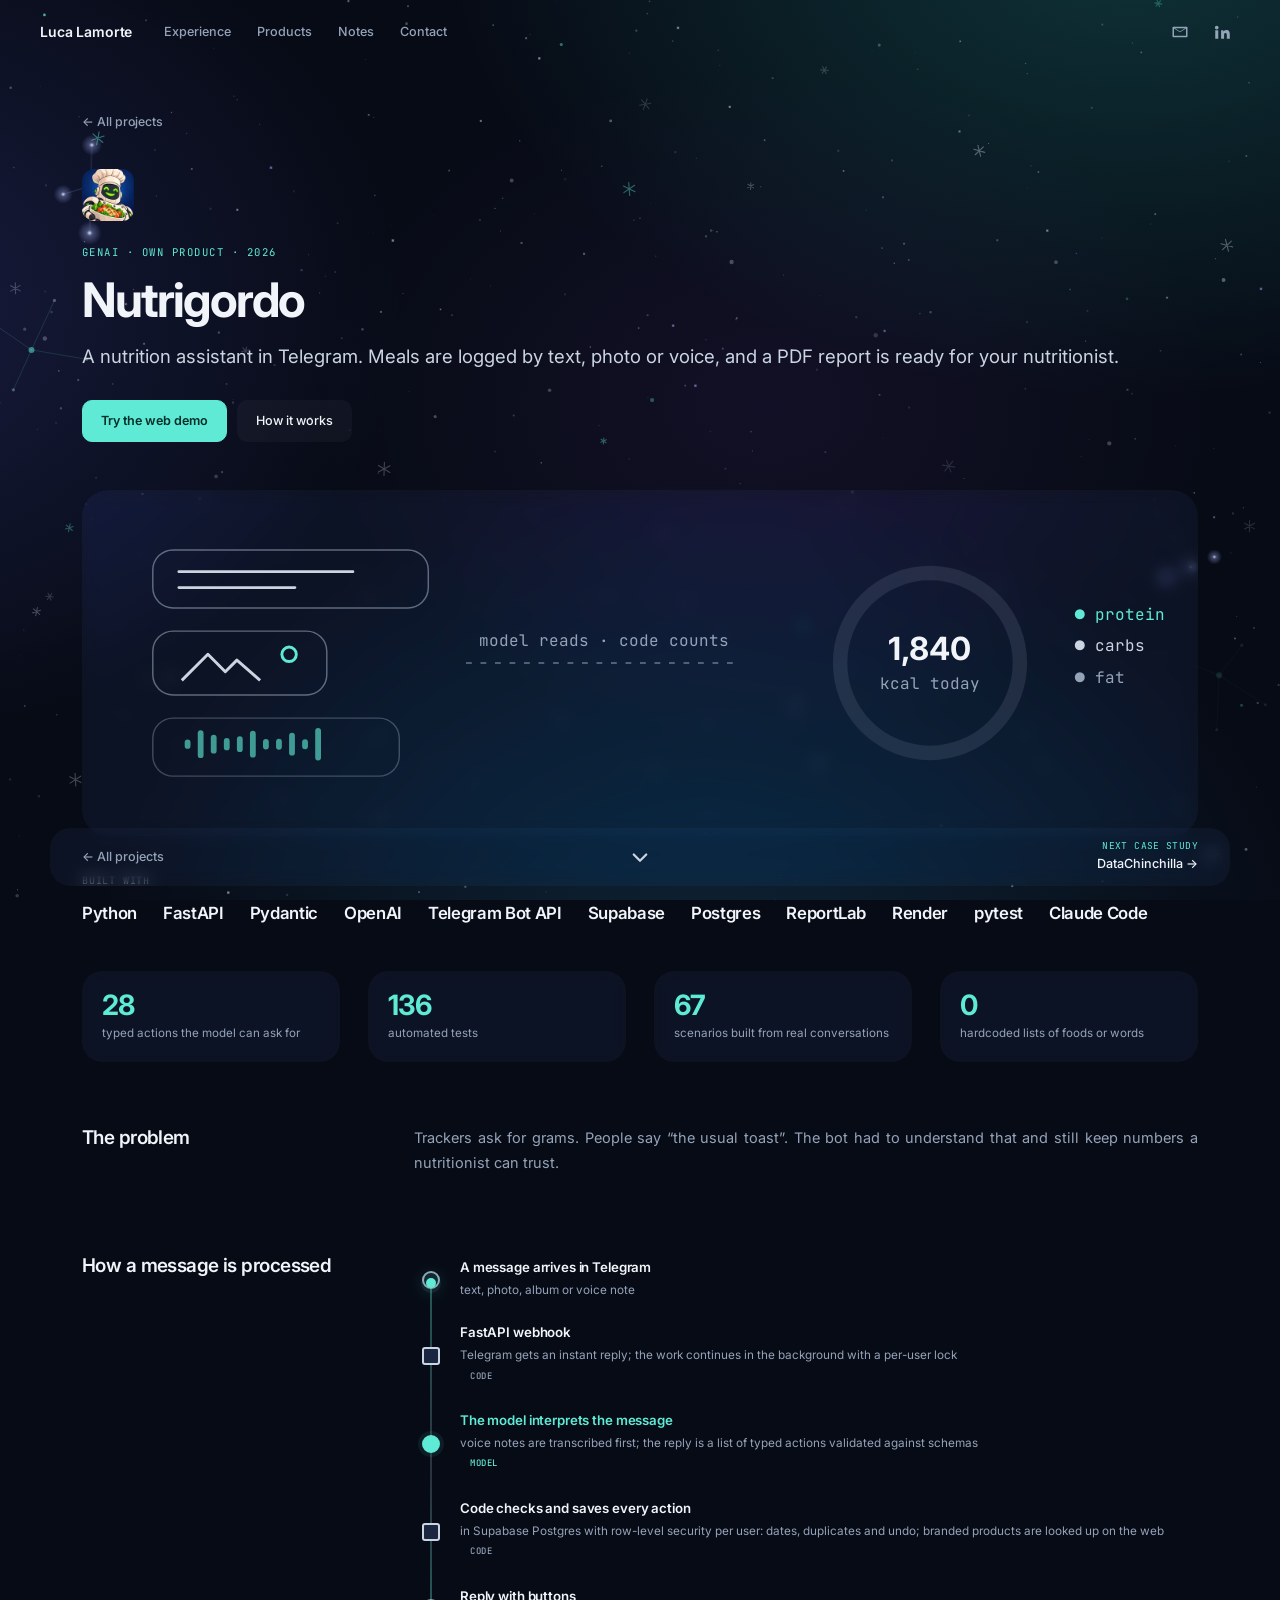
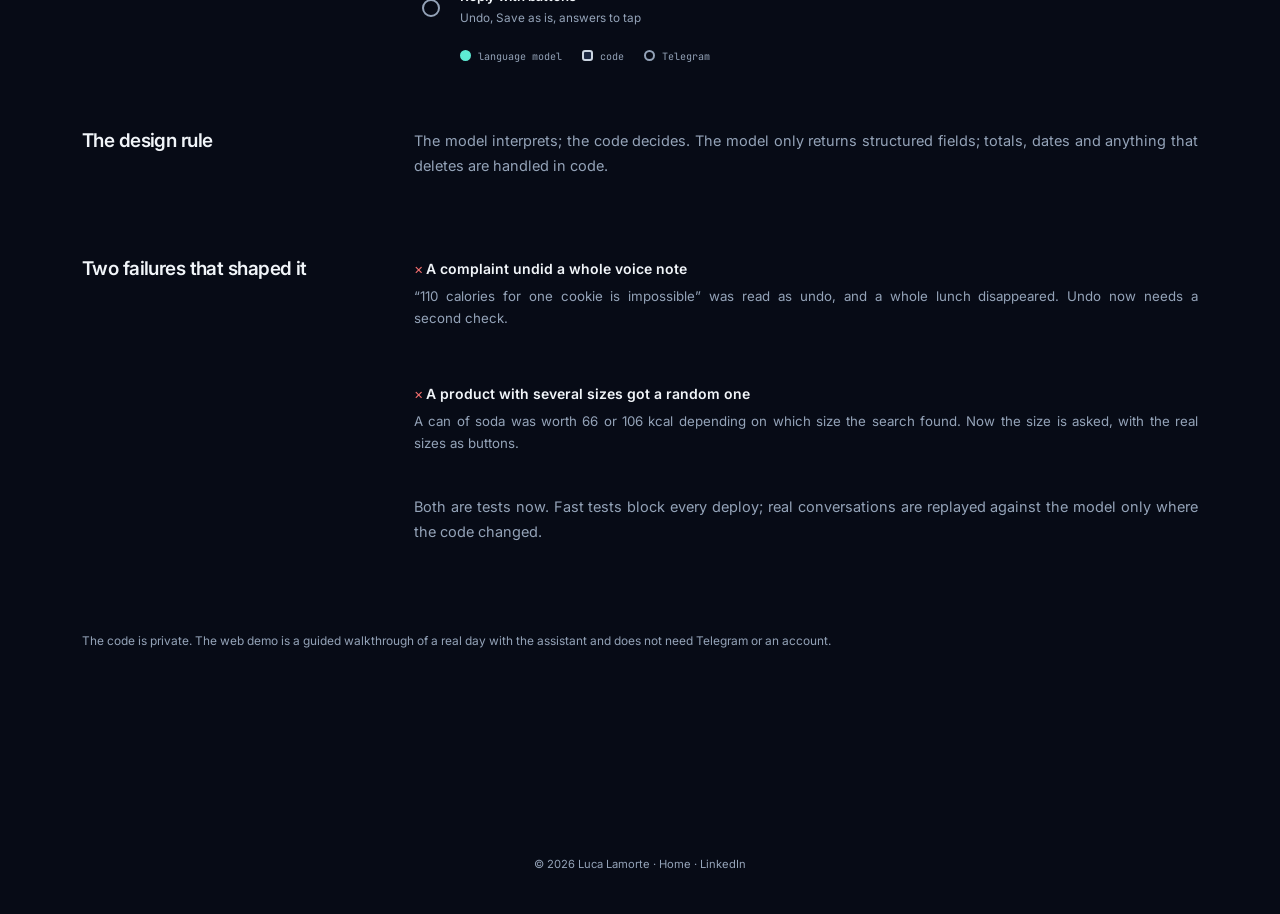
<file: projects/nutrigordo.html>
<!doctype html>
<html lang="en">
<head>
<meta charset="utf-8">
<meta name="viewport" content="width=device-width, initial-scale=1">
<title>Nutrigordo · Luca Lamorte</title>
<meta name="description" content="A GenAI nutrition assistant in Telegram: tell it what you ate, by text, photo or voice, and it logs the calories.">
<link rel="canonical" href="https://lucalamorte.github.io/projects/nutrigordo.html">
<meta property="og:type" content="website">
<meta property="og:site_name" content="Luca Lamorte">
<meta property="og:title" content="Nutrigordo · Luca Lamorte">
<meta property="og:description" content="A GenAI nutrition assistant in Telegram: tell it what you ate, by text, photo or voice, and it logs the calories.">
<meta property="og:url" content="https://lucalamorte.github.io/projects/nutrigordo.html">
<meta property="og:image" content="https://lucalamorte.github.io/assets/og/nutrigordo.png">
<meta property="og:image:alt" content="Nutrigordo · Luca Lamorte">
<meta property="og:image:width" content="1200">
<meta property="og:image:height" content="630">
<meta property="og:locale" content="en_US">
<meta name="twitter:card" content="summary_large_image">
<meta name="twitter:title" content="Nutrigordo · Luca Lamorte">
<meta name="twitter:description" content="A GenAI nutrition assistant in Telegram: tell it what you ate, by text, photo or voice, and it logs the calories.">
<meta name="twitter:image" content="https://lucalamorte.github.io/assets/og/nutrigordo.png">
<meta name="author" content="Luca Lamorte">
<meta name="theme-color" content="#0b1120">
<link rel="icon" href="../assets/favicon.svg" type="image/svg+xml">
<link rel="icon" href="../assets/favicon-32.png" type="image/png" sizes="32x32">
<link rel="apple-touch-icon" href="../assets/apple-touch-icon.png">
<link rel="preconnect" href="https://fonts.googleapis.com">
<link rel="preconnect" href="https://fonts.gstatic.com" crossorigin>
<link href="https://fonts.googleapis.com/css2?family=Inter:wght@400;500;600;700&family=JetBrains+Mono:wght@400;500&display=swap" rel="stylesheet">
<link rel="stylesheet" href="../style.css">
<script type="application/ld+json">{"@context":"https://schema.org","@type":"Article","headline":"Nutrigordo","description":"A GenAI nutrition assistant in Telegram: tell it what you ate, by text, photo or voice, and it logs the calories.","url":"https://lucalamorte.github.io/projects/nutrigordo.html","image":"https://lucalamorte.github.io/assets/og/nutrigordo.png","author":{"@type":"Person","@id":"https://lucalamorte.github.io/#luca","name":"Luca Lamorte","url":"https://lucalamorte.github.io/"},"about":["Python","FastAPI","Pydantic","OpenAI","Telegram Bot API","Supabase","Postgres","pytest","Structured outputs"],"keywords":"Python, FastAPI, Pydantic, OpenAI, Telegram Bot API, Supabase, Postgres, pytest, Structured outputs","datePublished":"2026","inLanguage":"en"}</script>
</head>
<body>
<svg width="0" height="0" style="position:absolute" aria-hidden="true">
  <symbol id="i-mail" viewBox="0 0 24 24"><path fill="currentColor" d="M3 5h18a1 1 0 0 1 1 1v12a1 1 0 0 1-1 1H3a1 1 0 0 1-1-1V6a1 1 0 0 1 1-1zm9 7.2L4 7.3V17h16V7.3l-8 4.9zM5.2 7l6.8 4.2L18.8 7H5.2z"/></symbol>
  <symbol id="i-linkedin" viewBox="0 0 24 24"><path fill="currentColor" d="M4.98 3.5a2.5 2.5 0 1 1 0 5 2.5 2.5 0 0 1 0-5zM3 9.75h4V21H3V9.75zm7 0h3.8v1.6h.06c.53-1 1.83-2.06 3.77-2.06 4.03 0 4.77 2.65 4.77 6.1V21h-4v-5c0-1.2-.02-2.74-1.67-2.74-1.67 0-1.93 1.3-1.93 2.65V21h-4V9.75z"/></symbol>
  <symbol id="i-db" viewBox="0 0 24 24"><g fill="none" stroke="currentColor" stroke-width="1.8"><ellipse cx="12" cy="5.5" rx="7.5" ry="2.8"/><path d="M4.5 5.5v13c0 1.5 3.4 2.8 7.5 2.8s7.5-1.3 7.5-2.8v-13M4.5 12c0 1.5 3.4 2.8 7.5 2.8s7.5-1.3 7.5-2.8"/></g></symbol>
  <symbol id="i-copy" viewBox="0 0 24 24"><path fill="none" stroke="currentColor" stroke-width="1.8" stroke-linejoin="round" d="M9 9h10.5a1.5 1.5 0 0 1 1.5 1.5V20a1.5 1.5 0 0 1-1.5 1.5H10.5A1.5 1.5 0 0 1 9 20zM15 9V4.5A1.5 1.5 0 0 0 13.5 3H4.5A1.5 1.5 0 0 0 3 4.5v9A1.5 1.5 0 0 0 4.5 15H9"/></symbol>
  <symbol id="i-factory" viewBox="0 0 24 24"><path fill="none" stroke="currentColor" stroke-width="1.8" stroke-linejoin="round" d="M3 21V10l5 3V10l5 3V10l5 3V4h3v17H3zm4-4h2m4 0h2"/></symbol>
</svg>
<a class="skip" href="#content">Skip to content</a>
<nav class="nav" aria-label="Main">
  <a class="name" href="../index.html">Luca Lamorte</a>
  <div class="links"><a href="../index.html#experience">Experience</a><a href="../index.html#projects">Products</a><a href="../index.html#notes">Notes</a><a href="../index.html#contact">Contact</a></div>
  <div class="icons">
    <a href="mailto:lclamorte@gmail.com?subject=Let's%20connect!" aria-label="Email"><svg><use href="#i-mail"/></svg></a>
    <a href="https://www.linkedin.com/in/lclamorte/" aria-label="LinkedIn" target="_blank" rel="noopener"><svg><use href="#i-linkedin"/></svg></a>
  </div>
</nav>
<article class="article" id="top">
  <span id="content"></span>
  <a class="back" href="../index.html#projects">← All projects</a>

  <header>
    <img class="art-logo" src="../assets/nutrigordo-logo.webp" alt="">
    <span class="eyebrow">GenAI · own product · 2026</span>
    <h1>Nutrigordo</h1>
    <p class="lede">A nutrition assistant in Telegram. Meals are logged by text, photo or voice, and a PDF report is ready for your nutritionist.</p>
    <div class="cta">
      <a class="btn solid" href="https://food-tracker-backend-cr8c.onrender.com/" target="_blank" rel="noopener">Try the web demo</a>
      <a class="btn" href="#how">How it works</a>
    </div>
  </header>

  <figure class="art-visual"><svg viewBox="0 0 720 200" role="img" aria-label="Text, a photo and a voice note go in; a day of exact macros comes out."><g opacity="0"><animate attributeName="opacity" values="0;0;1;1;0" keyTimes="0;0.020;0.070;0.92;1" dur="6s" repeatCount="indefinite"/><rect x="24" y="22" width="190" height="40" rx="14" fill="none" stroke="#94a3b8" stroke-opacity=".6"/><path d="M42 37 h120 M42 48 h80" stroke="#cbd5e1" stroke-width="2" stroke-linecap="round"/></g><g opacity="0"><animate attributeName="opacity" values="0;0;1;1;0" keyTimes="0;0.140;0.190;0.92;1" dur="6s" repeatCount="indefinite"/><rect x="24" y="78" width="120" height="44" rx="14" fill="none" stroke="#94a3b8" stroke-opacity=".6"/><path d="M44 112 l18 -18 l12 12 l8 -8 l16 14" stroke="#cbd5e1" stroke-width="2" fill="none" stroke-linejoin="round"/><circle cx="118" cy="94" r="5" fill="none" stroke="#5eead4" stroke-width="2"/></g><g opacity="0"><animate attributeName="opacity" values="0;0;1;1;0" keyTimes="0;0.260;0.310;0.92;1" dur="6s" repeatCount="indefinite"/><rect x="24" y="138" width="170" height="40" rx="14" fill="none" stroke="#94a3b8" stroke-opacity=".6"/><rect x="46" y="150" width="4" height="12" rx="2" fill="#5eead4"><animate attributeName="height" values="6;10;6" keyTimes="0;.5;1" dur="0.9s" repeatCount="indefinite"/><animate attributeName="y" values="153;151.0;153" keyTimes="0;.5;1" dur="0.9s" repeatCount="indefinite"/></rect><rect x="55" y="150" width="4" height="12" rx="2" fill="#5eead4"><animate attributeName="height" values="6;22;6" keyTimes="0;.5;1" dur="1.1s" repeatCount="indefinite"/><animate attributeName="y" values="153;145.0;153" keyTimes="0;.5;1" dur="1.1s" repeatCount="indefinite"/></rect><rect x="64" y="150" width="4" height="12" rx="2" fill="#5eead4"><animate attributeName="height" values="6;16;6" keyTimes="0;.5;1" dur="1.3s" repeatCount="indefinite"/><animate attributeName="y" values="153;148.0;153" keyTimes="0;.5;1" dur="1.3s" repeatCount="indefinite"/></rect><rect x="73" y="150" width="4" height="12" rx="2" fill="#5eead4"><animate attributeName="height" values="6;28;6" keyTimes="0;.5;1" dur="0.9s" repeatCount="indefinite"/><animate attributeName="y" values="153;142.0;153" keyTimes="0;.5;1" dur="0.9s" repeatCount="indefinite"/></rect><rect x="82" y="150" width="4" height="12" rx="2" fill="#5eead4"><animate attributeName="height" values="6;12;6" keyTimes="0;.5;1" dur="1.1s" repeatCount="indefinite"/><animate attributeName="y" values="153;150.0;153" keyTimes="0;.5;1" dur="1.1s" repeatCount="indefinite"/></rect><rect x="91" y="150" width="4" height="12" rx="2" fill="#5eead4"><animate attributeName="height" values="6;24;6" keyTimes="0;.5;1" dur="1.3s" repeatCount="indefinite"/><animate attributeName="y" values="153;144.0;153" keyTimes="0;.5;1" dur="1.3s" repeatCount="indefinite"/></rect><rect x="100" y="150" width="4" height="12" rx="2" fill="#5eead4"><animate attributeName="height" values="6;18;6" keyTimes="0;.5;1" dur="0.9s" repeatCount="indefinite"/><animate attributeName="y" values="153;147.0;153" keyTimes="0;.5;1" dur="0.9s" repeatCount="indefinite"/></rect><rect x="109" y="150" width="4" height="12" rx="2" fill="#5eead4"><animate attributeName="height" values="6;8;6" keyTimes="0;.5;1" dur="1.1s" repeatCount="indefinite"/><animate attributeName="y" values="153;152.0;153" keyTimes="0;.5;1" dur="1.1s" repeatCount="indefinite"/></rect><rect x="118" y="150" width="4" height="12" rx="2" fill="#5eead4"><animate attributeName="height" values="6;20;6" keyTimes="0;.5;1" dur="1.3s" repeatCount="indefinite"/><animate attributeName="y" values="153;146.0;153" keyTimes="0;.5;1" dur="1.3s" repeatCount="indefinite"/></rect><rect x="127" y="150" width="4" height="12" rx="2" fill="#5eead4"><animate attributeName="height" values="6;14;6" keyTimes="0;.5;1" dur="0.9s" repeatCount="indefinite"/><animate attributeName="y" values="153;149.0;153" keyTimes="0;.5;1" dur="0.9s" repeatCount="indefinite"/></rect><rect x="136" y="150" width="4" height="12" rx="2" fill="#5eead4"><animate attributeName="height" values="6;26;6" keyTimes="0;.5;1" dur="1.1s" repeatCount="indefinite"/><animate attributeName="y" values="153;143.0;153" keyTimes="0;.5;1" dur="1.1s" repeatCount="indefinite"/></rect></g><path d="M240 100 H430" stroke="#94a3b8" stroke-opacity=".5" stroke-width="1.5" stroke-dasharray="4 6" fill="none" class="sc-flow"/><text x="335" y="88" fill="#94a3b8" font-family="JetBrains Mono, monospace" font-size="11" text-anchor="middle">model reads · code counts</text><circle cx="560" cy="100" r="62" fill="none" stroke="#5eead4" stroke-width="10" pathLength="100" stroke-dasharray="0 100" stroke-dashoffset="0" transform="rotate(-90 560 100)"><animate attributeName="stroke-dasharray" values="0 100;0 100;38 100;38 100;0 100" keyTimes="0;0.45;0.60;.92;1" dur="6s" repeatCount="indefinite"/></circle><circle cx="560" cy="100" r="62" fill="none" stroke="#cbd5e1" stroke-width="10" pathLength="100" stroke-dasharray="0 100" stroke-dashoffset="-38" transform="rotate(-90 560 100)"><animate attributeName="stroke-dasharray" values="0 100;0 100;34 100;34 100;0 100" keyTimes="0;0.53;0.68;.92;1" dur="6s" repeatCount="indefinite"/></circle><circle cx="560" cy="100" r="62" fill="none" stroke="#94a3b8" stroke-width="10" pathLength="100" stroke-dasharray="0 100" stroke-dashoffset="-72" transform="rotate(-90 560 100)"><animate attributeName="stroke-dasharray" values="0 100;0 100;24 100;24 100;0 100" keyTimes="0;0.61;0.76;.92;1" dur="6s" repeatCount="indefinite"/></circle><circle cx="560" cy="100" r="62" fill="none" stroke="#94a3b8" stroke-opacity=".15" stroke-width="10"/><text x="560" y="98" fill="#f1f5f9" font-family="Inter, sans-serif" font-size="22" font-weight="700" text-anchor="middle">1,840</text><text x="560" y="118" fill="#94a3b8" font-family="JetBrains Mono, monospace" font-size="11" text-anchor="middle">kcal today</text><text x="660" y="70" fill="#5eead4" font-family="JetBrains Mono, monospace" font-size="11" text-anchor="start">● protein</text><text x="660" y="92" fill="#cbd5e1" font-family="JetBrains Mono, monospace" font-size="11" text-anchor="start">● carbs</text><text x="660" y="114" fill="#94a3b8" font-family="JetBrains Mono, monospace" font-size="11" text-anchor="start">● fat</text></svg></figure>
  <div class="built"><p>Built with</p><ul><li>Python</li><li>FastAPI</li><li>Pydantic</li><li>OpenAI</li><li>Telegram Bot API</li><li>Supabase</li><li>Postgres</li><li>ReportLab</li><li>Render</li><li>pytest</li><li>Claude Code</li></ul></div>

  <div class="facts">
    <div><b>28</b><span>typed actions the model can ask for</span></div>
    <div><b>136</b><span>automated tests</span></div>
    <div><b>67</b><span>scenarios built from real conversations</span></div>
    <div><b>0</b><span>hardcoded lists of foods or words</span></div>
  </div>

  <h2>The problem</h2>
  <p>Trackers ask for grams. People say “the usual toast”. The bot had to understand that and still keep numbers a nutritionist can trust.</p>

  <h2 id="how">How a message is processed</h2>
  <div class="flow" aria-label="Message flow">
    <div class="step">A message arrives in Telegram<small>text, photo, album or voice note</small></div>
    <div class="arrow"></div>
    <div class="step code">FastAPI webhook<small>Telegram gets an instant reply; the work continues in the background with a per-user lock</small></div>
    <div class="arrow"></div>
    <div class="step model">The model interprets the message<small>voice notes are transcribed first; the reply is a list of typed actions validated against schemas</small></div>
    <div class="arrow"></div>
    <div class="step code">Code checks and saves every action<small>in Supabase Postgres with row-level security per user: dates, duplicates and undo; branded products are looked up on the web</small></div>
    <div class="arrow"></div>
    <div class="step">Reply with buttons<small>Undo, Save as is, answers to tap</small></div>
  </div>
  <div class="legend"><span><i class="m"></i>language model</span><span><i class="c"></i>code</span><span><i></i>Telegram</span></div>

  <h2>The design rule</h2>
  <p>The model interprets; the code decides. The model only returns structured fields; totals, dates and anything that deletes are handled in code.</p>

  <h2>Two failures that shaped it</h2>
  <div class="fix"><div class="was">A complaint undid a whole voice note</div><p>“110 calories for one cookie is impossible” was read as undo, and a whole lunch disappeared. Undo now needs a second check.</p></div>
  <div class="fix"><div class="was">A product with several sizes got a random one</div><p>A can of soda was worth 66 or 106 kcal depending on which size the search found. Now the size is asked, with the real sizes as buttons.</p></div>
  <p>Both are tests now. Fast tests block every deploy; real conversations are replayed against the model only where the code changed.</p>

  <p class="note">The code is private. The web demo is a guided walkthrough of a real day with the assistant and does not need Telegram or an account.</p>
  <nav class="article-end" aria-label="More">
    <a href="../index.html#projects">← All projects</a>
    <a href="#top">↑ Back to top</a>
    <a class="next" href="datachinchilla.html"><small>Next case study</small>DataChinchilla →</a>
  </nav>
</article>
<footer>© 2026 Luca Lamorte · <a href="../index.html">Home</a> · <a href="https://www.linkedin.com/in/lclamorte/" target="_blank" rel="noopener">LinkedIn</a></footer>
<script src="../snow.js"></script>
<script src="../cursor.js"></script>
<script src="article.js"></script>
<script>
  // Cada caso de estudio arranca desde su título, aunque el navegador recuerde dónde había quedado la lectura.
  // Cada artículo abre en el título: sin restaurar la posición anterior, sin animar la subida y de nuevo al
  // terminar de cargar y al volver con atrás o adelante, por si el navegador movió la página en el medio.
  if (!location.hash || location.hash === '#top') {
    if ('scrollRestoration' in history) history.scrollRestoration = 'manual';
    // scrollIntoView también mueve el marco que la contiene, si la página se muestra dentro de otra.
    const top = () => { const go = () => { scrollTo({ top: 0, left: 0, behavior: 'instant' }); (document.getElementById('top') || document.body).scrollIntoView({ block: 'start', behavior: 'instant' }); }; go(); requestAnimationFrame(go); };
    top(); addEventListener('DOMContentLoaded', top); addEventListener('load', top); addEventListener('pageshow', top);
  }
</script>
</body>
</html>
</file>
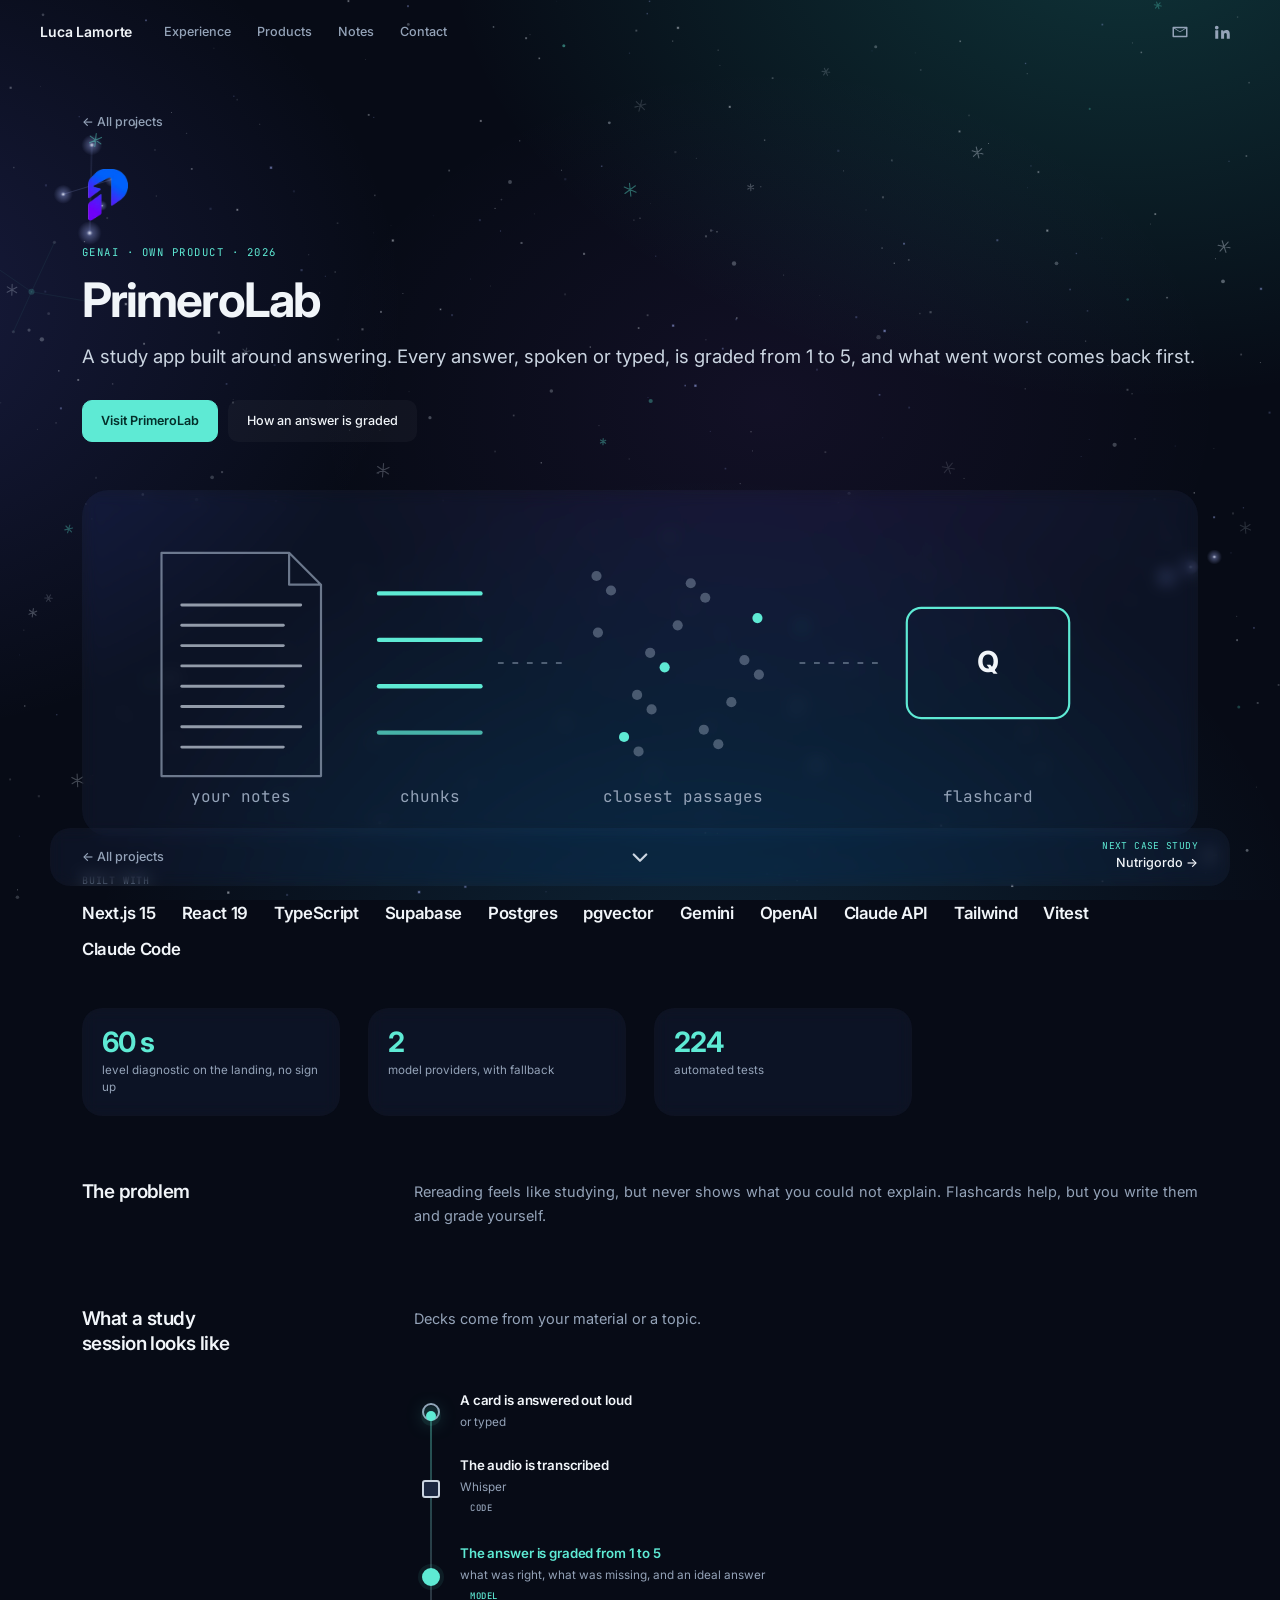
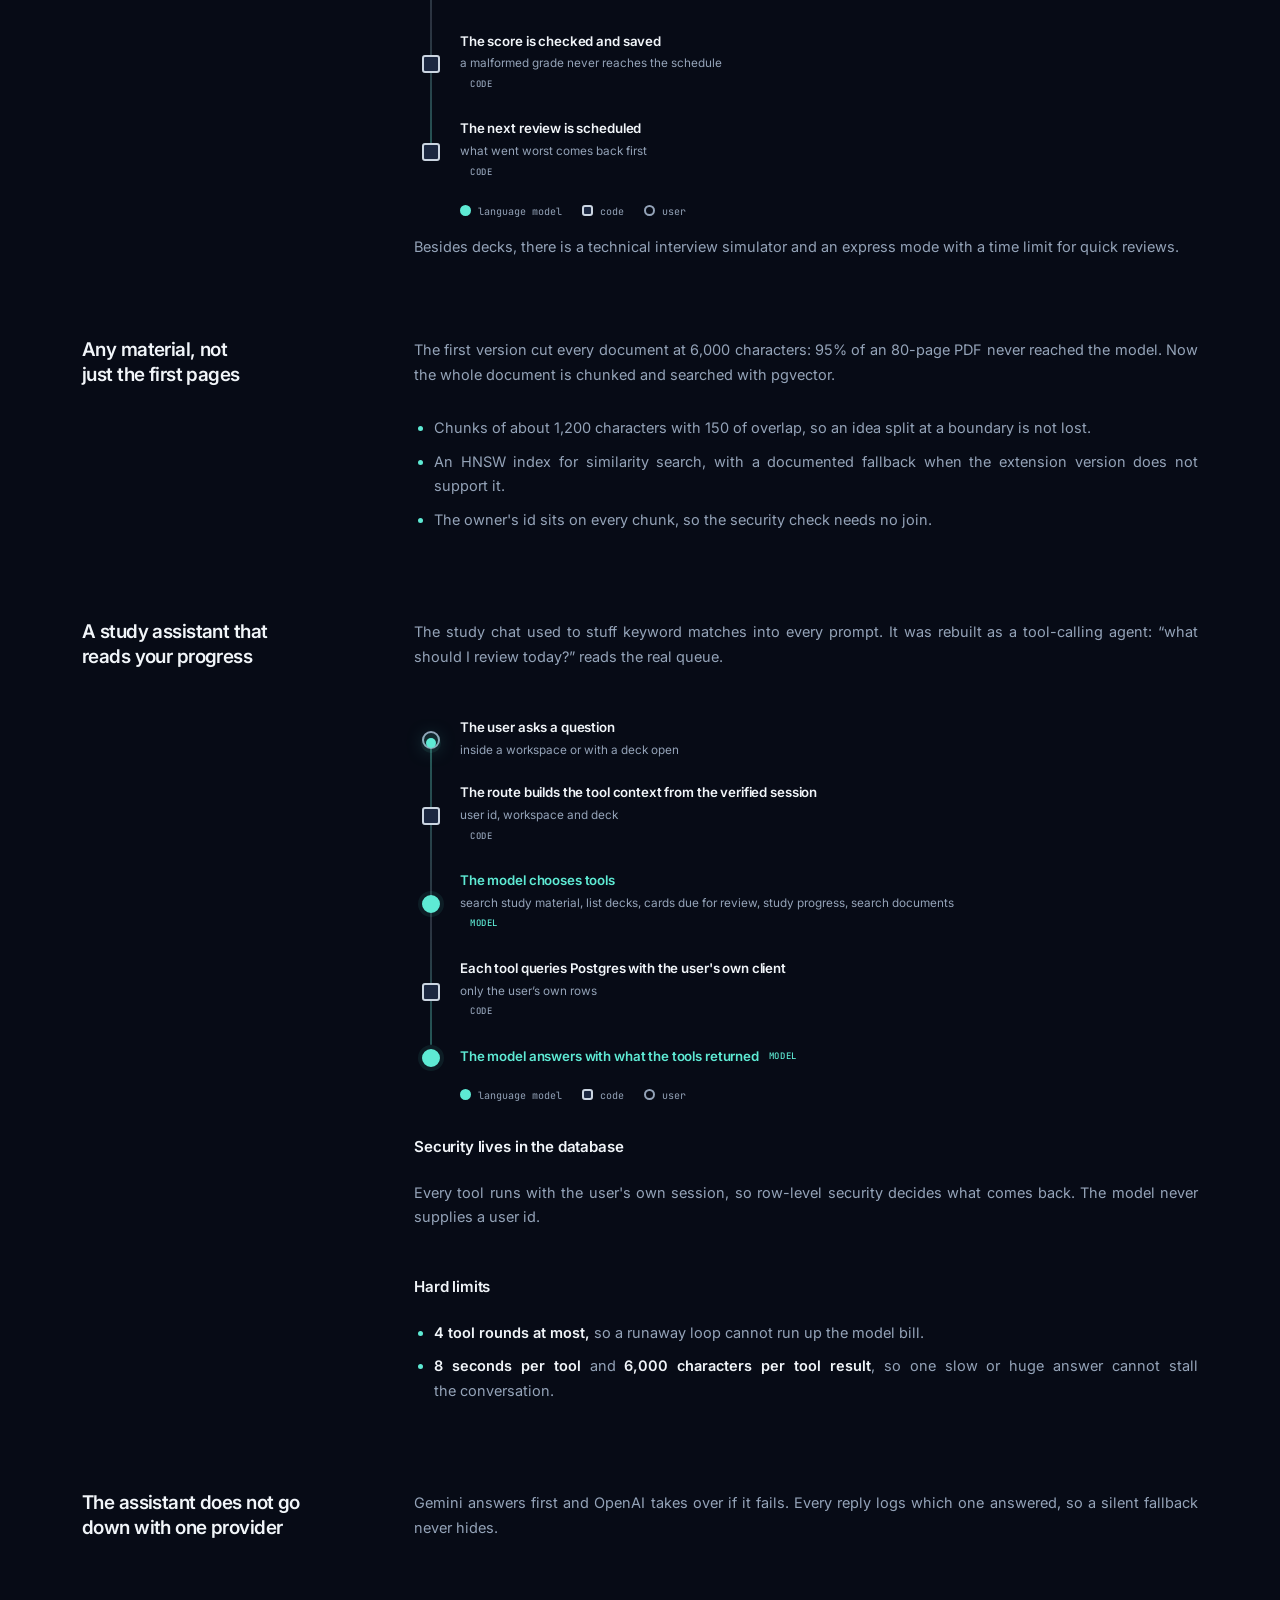
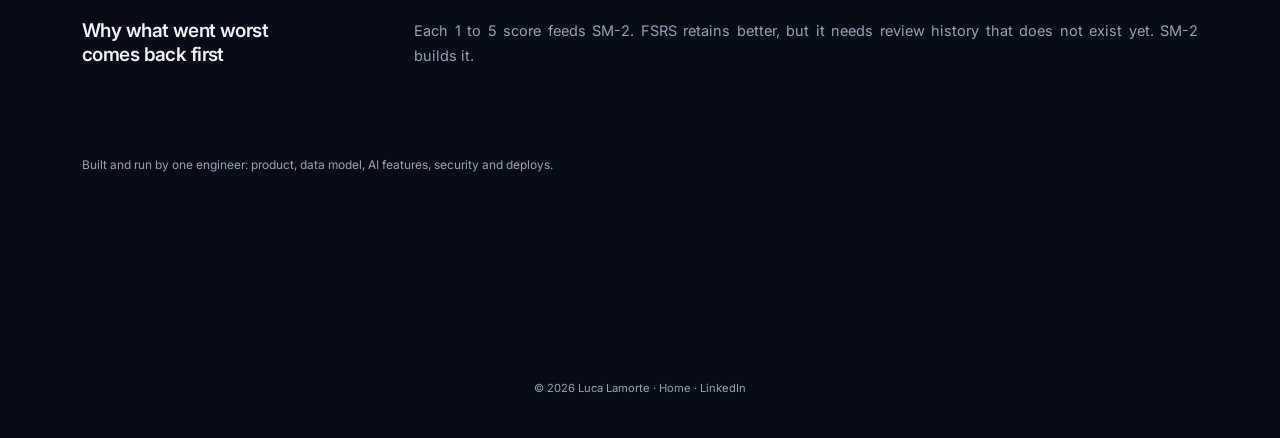
<file: projects/primerolab.html>
<!doctype html>
<html lang="en">
<head>
<meta charset="utf-8">
<meta name="viewport" content="width=device-width, initial-scale=1">
<title>PrimeroLab · Luca Lamorte</title>
<meta name="description" content="A GenAI study app for any subject: answer out loud, get graded on the spot from 1 to 5, and review what went worst first.">
<link rel="canonical" href="https://lucalamorte.github.io/projects/primerolab.html">
<meta property="og:type" content="website">
<meta property="og:site_name" content="Luca Lamorte">
<meta property="og:title" content="PrimeroLab · Luca Lamorte">
<meta property="og:description" content="A GenAI study app for any subject: answer out loud, get graded on the spot from 1 to 5, and review what went worst first.">
<meta property="og:url" content="https://lucalamorte.github.io/projects/primerolab.html">
<meta property="og:image" content="https://lucalamorte.github.io/assets/og/primerolab.png">
<meta property="og:image:alt" content="PrimeroLab · Luca Lamorte">
<meta property="og:image:width" content="1200">
<meta property="og:image:height" content="630">
<meta property="og:locale" content="en_US">
<meta name="twitter:card" content="summary_large_image">
<meta name="twitter:title" content="PrimeroLab · Luca Lamorte">
<meta name="twitter:description" content="A GenAI study app for any subject: answer out loud, get graded on the spot from 1 to 5, and review what went worst first.">
<meta name="twitter:image" content="https://lucalamorte.github.io/assets/og/primerolab.png">
<meta name="author" content="Luca Lamorte">
<meta name="theme-color" content="#0b1120">
<link rel="icon" href="../assets/favicon.svg" type="image/svg+xml">
<link rel="icon" href="../assets/favicon-32.png" type="image/png" sizes="32x32">
<link rel="apple-touch-icon" href="../assets/apple-touch-icon.png">
<link rel="preconnect" href="https://fonts.googleapis.com">
<link rel="preconnect" href="https://fonts.gstatic.com" crossorigin>
<link href="https://fonts.googleapis.com/css2?family=Inter:wght@400;500;600;700&family=JetBrains+Mono:wght@400;500&display=swap" rel="stylesheet">
<link rel="stylesheet" href="../style.css">
<script type="application/ld+json">{"@context":"https://schema.org","@type":"Article","headline":"PrimeroLab","description":"A GenAI study app for any subject: answer out loud, get graded on the spot from 1 to 5, and review what went worst first.","url":"https://lucalamorte.github.io/projects/primerolab.html","image":"https://lucalamorte.github.io/assets/og/primerolab.png","author":{"@type":"Person","@id":"https://lucalamorte.github.io/#luca","name":"Luca Lamorte","url":"https://lucalamorte.github.io/"},"about":["Next.js","TypeScript","Supabase","Postgres","pgvector","RAG","Tool-calling agent","Gemini","OpenAI","Row-level security","Spaced repetition"],"keywords":"Next.js, TypeScript, Supabase, Postgres, pgvector, RAG, Tool-calling agent, Gemini, OpenAI, Row-level security, Spaced repetition","datePublished":"2025","inLanguage":"en"}</script>
</head>
<body>
<svg width="0" height="0" style="position:absolute" aria-hidden="true">
  <symbol id="i-mail" viewBox="0 0 24 24"><path fill="currentColor" d="M3 5h18a1 1 0 0 1 1 1v12a1 1 0 0 1-1 1H3a1 1 0 0 1-1-1V6a1 1 0 0 1 1-1zm9 7.2L4 7.3V17h16V7.3l-8 4.9zM5.2 7l6.8 4.2L18.8 7H5.2z"/></symbol>
  <symbol id="i-linkedin" viewBox="0 0 24 24"><path fill="currentColor" d="M4.98 3.5a2.5 2.5 0 1 1 0 5 2.5 2.5 0 0 1 0-5zM3 9.75h4V21H3V9.75zm7 0h3.8v1.6h.06c.53-1 1.83-2.06 3.77-2.06 4.03 0 4.77 2.65 4.77 6.1V21h-4v-5c0-1.2-.02-2.74-1.67-2.74-1.67 0-1.93 1.3-1.93 2.65V21h-4V9.75z"/></symbol>
  <symbol id="i-db" viewBox="0 0 24 24"><g fill="none" stroke="currentColor" stroke-width="1.8"><ellipse cx="12" cy="5.5" rx="7.5" ry="2.8"/><path d="M4.5 5.5v13c0 1.5 3.4 2.8 7.5 2.8s7.5-1.3 7.5-2.8v-13M4.5 12c0 1.5 3.4 2.8 7.5 2.8s7.5-1.3 7.5-2.8"/></g></symbol>
  <symbol id="i-copy" viewBox="0 0 24 24"><path fill="none" stroke="currentColor" stroke-width="1.8" stroke-linejoin="round" d="M9 9h10.5a1.5 1.5 0 0 1 1.5 1.5V20a1.5 1.5 0 0 1-1.5 1.5H10.5A1.5 1.5 0 0 1 9 20zM15 9V4.5A1.5 1.5 0 0 0 13.5 3H4.5A1.5 1.5 0 0 0 3 4.5v9A1.5 1.5 0 0 0 4.5 15H9"/></symbol>
  <symbol id="i-factory" viewBox="0 0 24 24"><path fill="none" stroke="currentColor" stroke-width="1.8" stroke-linejoin="round" d="M3 21V10l5 3V10l5 3V10l5 3V4h3v17H3zm4-4h2m4 0h2"/></symbol>
</svg>
<a class="skip" href="#content">Skip to content</a>
<nav class="nav" aria-label="Main">
  <a class="name" href="../index.html">Luca Lamorte</a>
  <div class="links"><a href="../index.html#experience">Experience</a><a href="../index.html#projects">Products</a><a href="../index.html#notes">Notes</a><a href="../index.html#contact">Contact</a></div>
  <div class="icons">
    <a href="mailto:lclamorte@gmail.com?subject=Let's%20connect!" aria-label="Email"><svg><use href="#i-mail"/></svg></a>
    <a href="https://www.linkedin.com/in/lclamorte/" aria-label="LinkedIn" target="_blank" rel="noopener"><svg><use href="#i-linkedin"/></svg></a>
  </div>
</nav>
<article class="article" id="top">
  <span id="content"></span>
  <a class="back" href="../index.html#projects">← All projects</a>

  <header>
    <img class="art-logo" src="../assets/primerolab-logo.webp" alt="">
    <span class="eyebrow">GenAI · own product · 2026</span>
    <h1>PrimeroLab</h1>
    <p class="lede">A study app built around answering. Every answer, spoken or typed, is graded from 1 to 5, and what went worst comes back first.</p>
    <div class="cta">
      <a class="btn solid" href="https://primerolab.com" target="_blank" rel="noopener">Visit PrimeroLab</a>
      <a class="btn" href="#session">How an answer is graded</a>
    </div>
  </header>

  <figure class="art-visual"><svg viewBox="0 0 720 200" role="img" aria-label="A document is split into chunks, the closest passages are retrieved, and a flashcard comes out."><path d="M30 24 h88 l22 22 v132 h-110 z M118 24 v22 h22" fill="none" stroke="#94a3b8" stroke-opacity=".7" stroke-width="1.5" stroke-linejoin="round"/><path d="M44 60 h82" stroke="#cbd5e1" stroke-opacity=".7" stroke-width="2" stroke-linecap="round"/><path d="M44 74 h70" stroke="#cbd5e1" stroke-opacity=".7" stroke-width="2" stroke-linecap="round"/><path d="M44 88 h70" stroke="#cbd5e1" stroke-opacity=".7" stroke-width="2" stroke-linecap="round"/><path d="M44 102 h82" stroke="#cbd5e1" stroke-opacity=".7" stroke-width="2" stroke-linecap="round"/><path d="M44 116 h70" stroke="#cbd5e1" stroke-opacity=".7" stroke-width="2" stroke-linecap="round"/><path d="M44 130 h70" stroke="#cbd5e1" stroke-opacity=".7" stroke-width="2" stroke-linecap="round"/><path d="M44 144 h82" stroke="#cbd5e1" stroke-opacity=".7" stroke-width="2" stroke-linecap="round"/><path d="M44 158 h70" stroke="#cbd5e1" stroke-opacity=".7" stroke-width="2" stroke-linecap="round"/><g opacity="0"><animate attributeName="opacity" values="0;0;1;1;0" keyTimes="0;0.050;0.100;0.92;1" dur="7s" repeatCount="indefinite"/><path d="M180 52 h70" stroke="#5eead4" stroke-width="3" stroke-linecap="round"/></g><g opacity="0"><animate attributeName="opacity" values="0;0;1;1;0" keyTimes="0;0.110;0.160;0.92;1" dur="7s" repeatCount="indefinite"/><path d="M180 84 h70" stroke="#5eead4" stroke-width="3" stroke-linecap="round"/></g><g opacity="0"><animate attributeName="opacity" values="0;0;1;1;0" keyTimes="0;0.170;0.220;0.92;1" dur="7s" repeatCount="indefinite"/><path d="M180 116 h70" stroke="#5eead4" stroke-width="3" stroke-linecap="round"/></g><g opacity="0"><animate attributeName="opacity" values="0;0;1;1;0" keyTimes="0;0.230;0.280;0.92;1" dur="7s" repeatCount="indefinite"/><path d="M180 148 h70" stroke="#5eead4" stroke-width="3" stroke-linecap="round"/></g><path d="M262 100 H310" stroke="#94a3b8" stroke-opacity=".5" stroke-width="1.5" stroke-dasharray="4 6" fill="none" class="sc-flow"/><circle cx="330" cy="40" r="3.5" fill="#94a3b8" fill-opacity="0.45"></circle><circle cx="367" cy="93" r="3.5" fill="#94a3b8" fill-opacity="0.45"></circle><circle cx="404" cy="146" r="3.5" fill="#94a3b8" fill-opacity="0.45"></circle><circle cx="441" cy="69" r="5" fill="#5eead4" fill-opacity="1"><animate attributeName="r" values="3.5;3.5;7;5;5" keyTimes="0;.4;.48;.56;1" dur="7s" repeatCount="indefinite"/></circle><circle cx="358" cy="122" r="3.5" fill="#94a3b8" fill-opacity="0.45"></circle><circle cx="395" cy="45" r="3.5" fill="#94a3b8" fill-opacity="0.45"></circle><circle cx="432" cy="98" r="3.5" fill="#94a3b8" fill-opacity="0.45"></circle><circle cx="349" cy="151" r="5" fill="#5eead4" fill-opacity="1"><animate attributeName="r" values="3.5;3.5;7;5;5" keyTimes="0;.4;.48;.56;1" dur="7s" repeatCount="indefinite"/></circle><circle cx="386" cy="74" r="3.5" fill="#94a3b8" fill-opacity="0.45"></circle><circle cx="423" cy="127" r="3.5" fill="#94a3b8" fill-opacity="0.45"></circle><circle cx="340" cy="50" r="3.5" fill="#94a3b8" fill-opacity="0.45"></circle><circle cx="377" cy="103" r="5" fill="#5eead4" fill-opacity="1"><animate attributeName="r" values="3.5;3.5;7;5;5" keyTimes="0;.4;.48;.56;1" dur="7s" repeatCount="indefinite"/></circle><circle cx="414" cy="156" r="3.5" fill="#94a3b8" fill-opacity="0.45"></circle><circle cx="331" cy="79" r="3.5" fill="#94a3b8" fill-opacity="0.45"></circle><circle cx="368" cy="132" r="3.5" fill="#94a3b8" fill-opacity="0.45"></circle><circle cx="405" cy="55" r="3.5" fill="#94a3b8" fill-opacity="0.45"></circle><circle cx="442" cy="108" r="3.5" fill="#94a3b8" fill-opacity="0.45"></circle><circle cx="359" cy="161" r="3.5" fill="#94a3b8" fill-opacity="0.45"></circle><line x1="441" y1="69" x2="349" y2="151" stroke="#5eead4" stroke-opacity="0"><animate attributeName="stroke-opacity" values="0;0;.6;.6;0" keyTimes="0;.45;.52;.9;1" dur="7s" repeatCount="indefinite"/></line><line x1="349" y1="151" x2="377" y2="103" stroke="#5eead4" stroke-opacity="0"><animate attributeName="stroke-opacity" values="0;0;.6;.6;0" keyTimes="0;.45;.52;.9;1" dur="7s" repeatCount="indefinite"/></line><line x1="441" y1="69" x2="377" y2="103" stroke="#5eead4" stroke-opacity="0"><animate attributeName="stroke-opacity" values="0;0;.6;.6;0" keyTimes="0;.45;.52;.9;1" dur="7s" repeatCount="indefinite"/></line><path d="M470 100 H530" stroke="#94a3b8" stroke-opacity=".5" stroke-width="1.5" stroke-dasharray="4 6" fill="none" class="sc-flow"/><g transform="translate(600 100)"><g><animateTransform attributeName="transform" type="scale" values="1 1;1 1;0 1;1 1;1 1" keyTimes="0;.62;.7;.78;1" dur="7s" repeatCount="indefinite"/>
      <rect x="-56" y="-38" width="112" height="76" rx="10" fill="none" stroke="#5eead4" stroke-width="1.5"/>
      <text y="6" fill="#f1f5f9" font-family="Inter, sans-serif" font-size="20" font-weight="700" text-anchor="middle">Q<animate attributeName="opacity" values="1;1;0;0;1" keyTimes="0;.66;.67;.98;1" dur="7s" repeatCount="indefinite"/></text>
      <text y="6" fill="#5eead4" font-family="Inter, sans-serif" font-size="20" font-weight="700" text-anchor="middle" opacity="0">A<animate attributeName="opacity" values="0;0;1;1;0" keyTimes="0;.67;.68;.98;1" dur="7s" repeatCount="indefinite"/></text></g></g><text x="85" y="196" fill="#94a3b8" font-family="JetBrains Mono, monospace" font-size="11" text-anchor="middle">your notes</text><text x="215" y="196" fill="#94a3b8" font-family="JetBrains Mono, monospace" font-size="11" text-anchor="middle">chunks</text><text x="390" y="196" fill="#94a3b8" font-family="JetBrains Mono, monospace" font-size="11" text-anchor="middle">closest passages</text><text x="600" y="196" fill="#94a3b8" font-family="JetBrains Mono, monospace" font-size="11" text-anchor="middle">flashcard</text></svg></figure>
  <div class="built"><p>Built with</p><ul><li>Next.js 15</li><li>React 19</li><li>TypeScript</li><li>Supabase</li><li>Postgres</li><li>pgvector</li><li>Gemini</li><li>OpenAI</li><li>Claude API</li><li>Tailwind</li><li>Vitest</li><li>Claude Code</li></ul></div>

  <div class="facts">
    <div><b>60 s</b><span>level diagnostic on the landing, no sign up</span></div>
    <div><b>2</b><span>model providers, with fallback</span></div>
    <div><b>224</b><span>automated tests</span></div>
  </div>

  <h2>The problem</h2>
  <p>Rereading feels like studying, but never shows what you could not explain. Flashcards help, but you write them and grade yourself.</p>

  <h2 id="session">What a study session looks like</h2>
  <p>Decks come from your material or a topic.</p>
  <div class="flow" aria-label="How an answer is graded">
    <div class="step">A card is answered out loud<small>or typed</small></div>
    <div class="arrow"></div>
    <div class="step code">The audio is transcribed<small>Whisper</small></div>
    <div class="arrow"></div>
    <div class="step model">The answer is graded from 1 to 5<small>what was right, what was missing, and an ideal answer</small></div>
    <div class="arrow"></div>
    <div class="step code">The score is checked and saved<small>a malformed grade never reaches the schedule</small></div>
    <div class="arrow"></div>
    <div class="step code">The next review is scheduled<small>what went worst comes back first</small></div>
  </div>
  <div class="legend"><span><i class="m"></i>language model</span><span><i class="c"></i>code</span><span><i></i>user</span></div>
  <p>Besides decks, there is a technical interview simulator and an express mode with a time limit for quick reviews.</p>

  <h2>Any material, not just the first pages</h2>
  <p>The first version cut every document at 6,000 characters: 95% of an 80-page PDF never reached the model. Now the whole document is chunked and searched with pgvector.</p>
  <ul>
    <li>Chunks of about 1,200 characters with 150 of overlap, so an idea split at a boundary is not lost.</li>
    <li>An HNSW index for similarity search, with a documented fallback when the extension version does not support it.</li>
    <li>The owner's id sits on every chunk, so the security check needs no join.</li>
  </ul>

  <h2 id="agent">A study assistant that reads your progress</h2>
  <p>The study chat used to stuff keyword matches into every prompt. It was rebuilt as a tool-calling agent: “what should I review today?” reads the real queue.</p>
  <div class="flow" aria-label="Agent flow">
    <div class="step">The user asks a question<small>inside a workspace or with a deck open</small></div>
    <div class="arrow"></div>
    <div class="step code">The route builds the tool context from the verified session<small>user id, workspace and deck</small></div>
    <div class="arrow"></div>
    <div class="step model">The model chooses tools<small>search study material, list decks, cards due for review, study progress, search documents</small></div>
    <div class="arrow"></div>
    <div class="step code">Each tool queries Postgres with the user's own client<small>only the user’s own rows</small></div>
    <div class="arrow"></div>
    <div class="step model">The model answers with what the tools returned</div>
  </div>
  <div class="legend"><span><i class="m"></i>language model</span><span><i class="c"></i>code</span><span><i></i>user</span></div>

  <h3>Security lives in the database</h3>
  <p>Every tool runs with the user's own session, so row-level security decides what comes back. The model never supplies a user id.</p>

  <h3>Hard limits</h3>
  <ul>
    <li><strong>4 tool rounds at most,</strong> so a runaway loop cannot run up the model bill.</li>
    <li><strong>8 seconds per tool</strong> and <strong>6,000 characters per tool result</strong>, so one slow or huge answer cannot stall the conversation.</li>
  </ul>

  <h2>The assistant does not go down with one provider</h2>
  <p>Gemini answers first and OpenAI takes over if it fails. Every reply logs which one answered, so a silent fallback never hides.</p>

  <h2>Why what went worst comes back first</h2>
  <p>Each 1 to 5 score feeds SM-2. FSRS retains better, but it needs review history that does not exist yet. SM-2 builds it.</p>


  <p class="note">Built and run by one engineer: product, data model, AI features, security and deploys.</p>
  <nav class="article-end" aria-label="More">
    <a href="../index.html#projects">← All projects</a>
    <a href="#top">↑ Back to top</a>
    <a class="next" href="nutrigordo.html"><small>Next case study</small>Nutrigordo →</a>
  </nav>
</article>
<footer>© 2026 Luca Lamorte · <a href="../index.html">Home</a> · <a href="https://www.linkedin.com/in/lclamorte/" target="_blank" rel="noopener">LinkedIn</a></footer>
<script src="../snow.js"></script>
<script src="../cursor.js"></script>
<script src="article.js"></script>
<script>
  // Cada caso de estudio arranca desde su título, aunque el navegador recuerde dónde había quedado la lectura.
  // Cada artículo abre en el título: sin restaurar la posición anterior, sin animar la subida y de nuevo al
  // terminar de cargar y al volver con atrás o adelante, por si el navegador movió la página en el medio.
  if (!location.hash || location.hash === '#top') {
    if ('scrollRestoration' in history) history.scrollRestoration = 'manual';
    // scrollIntoView también mueve el marco que la contiene, si la página se muestra dentro de otra.
    const top = () => { const go = () => { scrollTo({ top: 0, left: 0, behavior: 'instant' }); (document.getElementById('top') || document.body).scrollIntoView({ block: 'start', behavior: 'instant' }); }; go(); requestAnimationFrame(go); };
    top(); addEventListener('DOMContentLoaded', top); addEventListener('load', top); addEventListener('pageshow', top);
  }
</script>
</body>
</html>
</file>
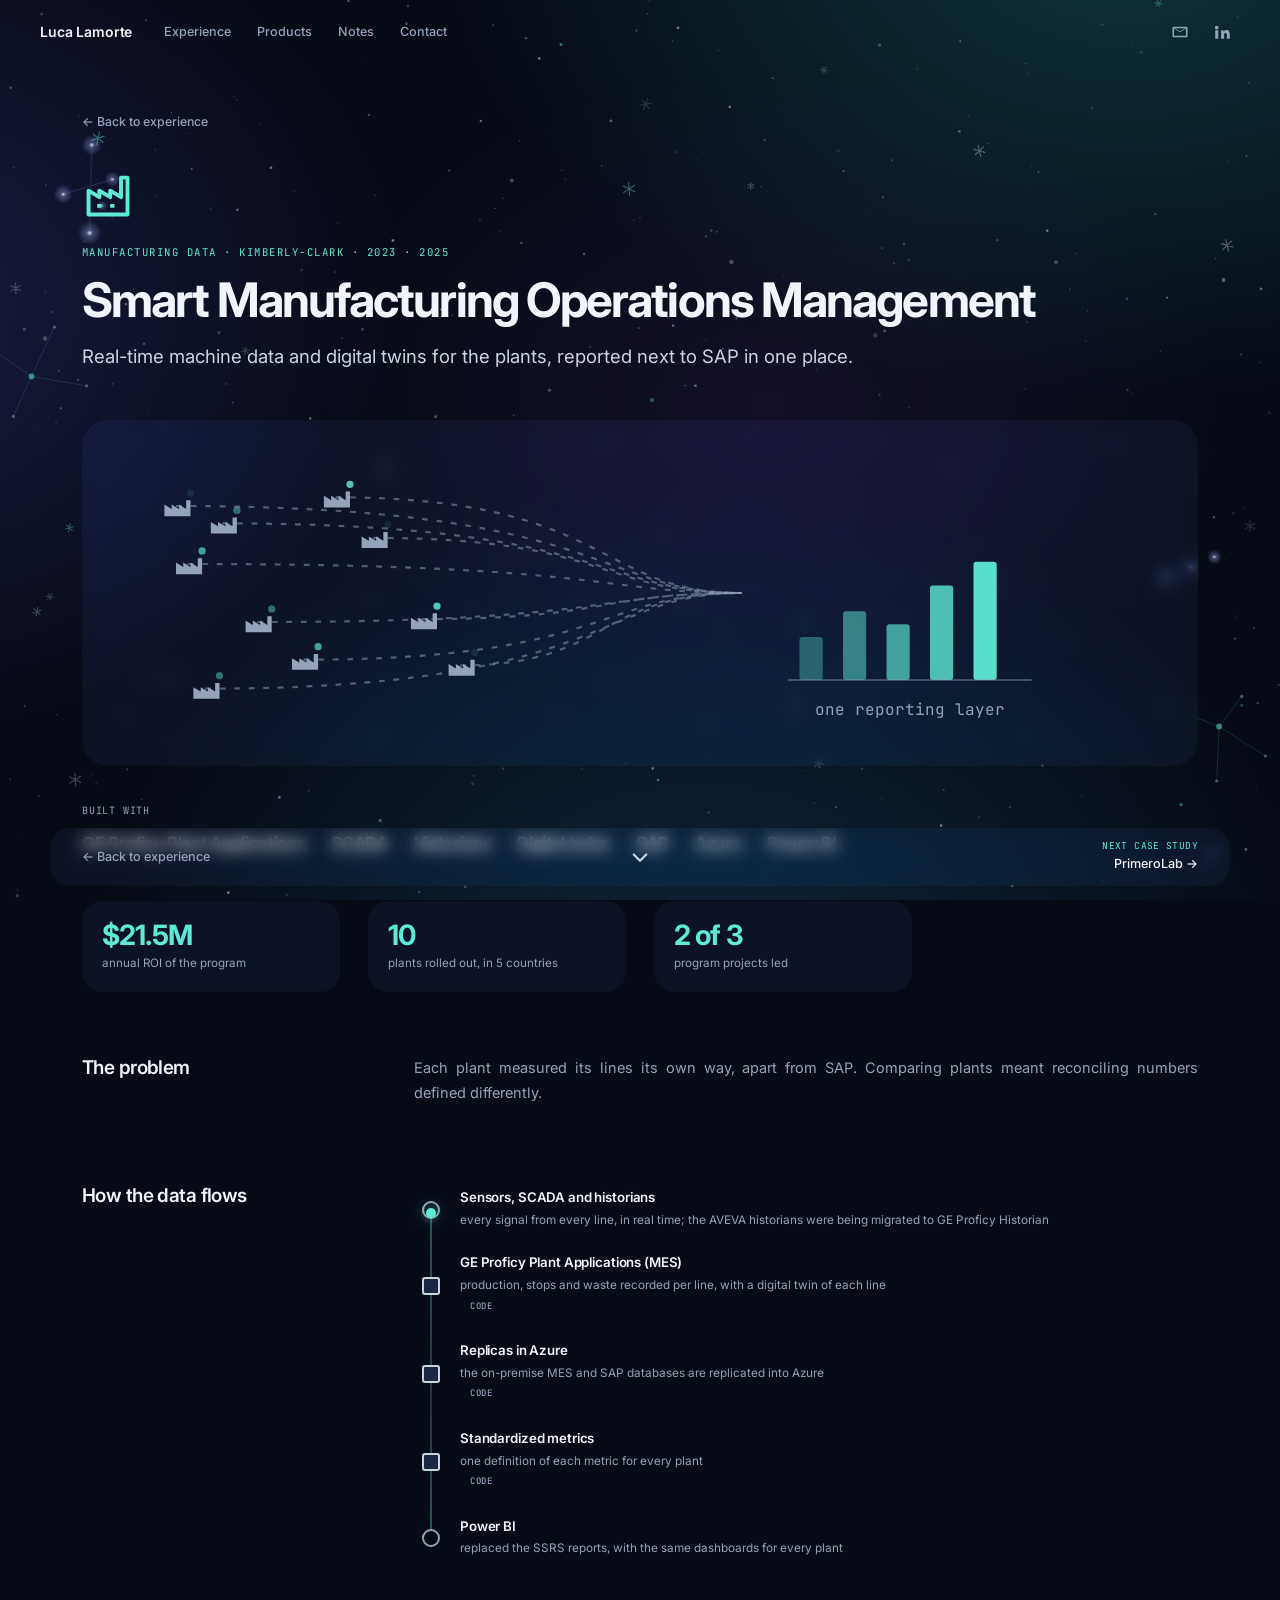
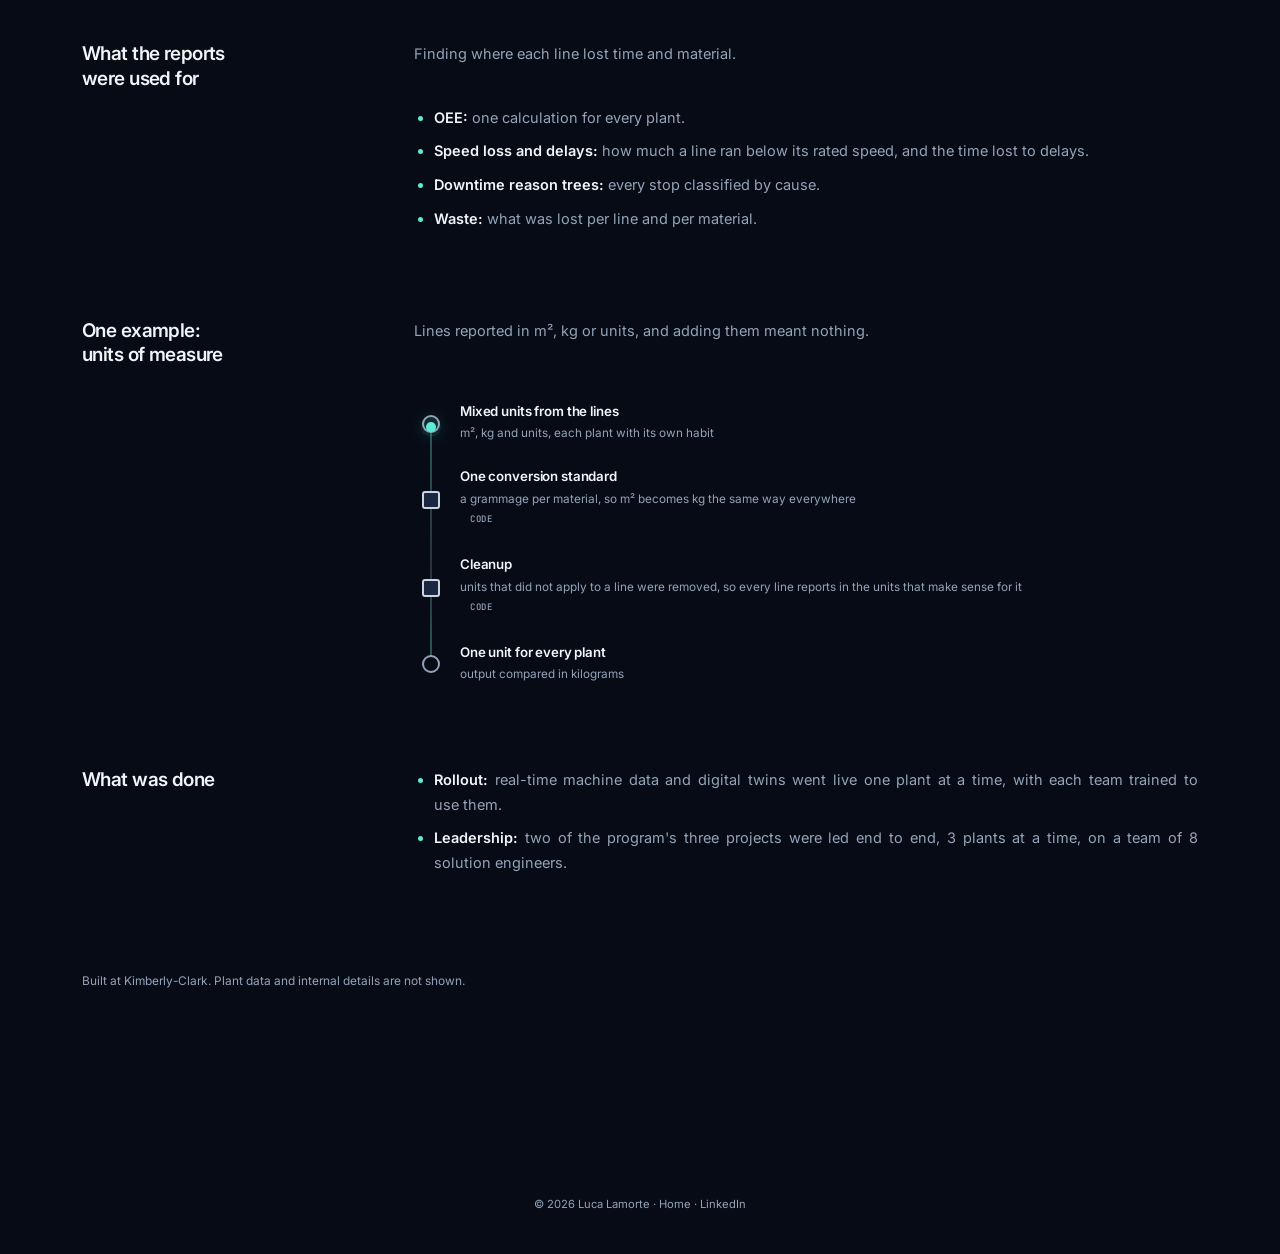
<file: projects/smom.html>
<!doctype html>
<html lang="en">
<head>
<meta charset="utf-8">
<meta name="viewport" content="width=device-width, initial-scale=1">
<title>Smart Manufacturing Operations Management · Luca Lamorte</title>
<meta name="description" content="Live machine data and digital twins for 10 plants in 5 countries, reported next to SAP in one place, as part of a program with $21.5M in annual ROI.">
<link rel="canonical" href="https://lucalamorte.github.io/projects/smom.html">
<meta property="og:type" content="website">
<meta property="og:site_name" content="Luca Lamorte">
<meta property="og:title" content="Smart Manufacturing · Luca Lamorte">
<meta property="og:description" content="Live machine data and digital twins for 10 plants in 5 countries, reported next to SAP in one place, as part of a program with $21.5M in annual ROI.">
<meta property="og:url" content="https://lucalamorte.github.io/projects/smom.html">
<meta property="og:image" content="https://lucalamorte.github.io/assets/og/smom.png">
<meta property="og:image:alt" content="Smart Manufacturing · Luca Lamorte">
<meta property="og:image:width" content="1200">
<meta property="og:image:height" content="630">
<meta property="og:locale" content="en_US">
<meta name="twitter:card" content="summary_large_image">
<meta name="twitter:title" content="Smart Manufacturing · Luca Lamorte">
<meta name="twitter:description" content="Live machine data and digital twins for 10 plants in 5 countries, reported next to SAP in one place, as part of a program with $21.5M in annual ROI.">
<meta name="twitter:image" content="https://lucalamorte.github.io/assets/og/smom.png">
<meta name="author" content="Luca Lamorte">
<meta name="theme-color" content="#0b1120">
<link rel="icon" href="../assets/favicon.svg" type="image/svg+xml">
<link rel="icon" href="../assets/favicon-32.png" type="image/png" sizes="32x32">
<link rel="apple-touch-icon" href="../assets/apple-touch-icon.png">
<link rel="preconnect" href="https://fonts.googleapis.com">
<link rel="preconnect" href="https://fonts.gstatic.com" crossorigin>
<link href="https://fonts.googleapis.com/css2?family=Inter:wght@400;500;600;700&family=JetBrains+Mono:wght@400;500&display=swap" rel="stylesheet">
<link rel="stylesheet" href="../style.css">
<script type="application/ld+json">{"@context":"https://schema.org","@type":"Article","headline":"Smart Manufacturing Operations Management","description":"Live machine data and digital twins for 10 plants in 5 countries, reported next to SAP in one place, as part of a program with $21.5M in annual ROI.","url":"https://lucalamorte.github.io/projects/smom.html","image":"https://lucalamorte.github.io/assets/og/smom.png","author":{"@type":"Person","@id":"https://lucalamorte.github.io/#luca","name":"Luca Lamorte","url":"https://lucalamorte.github.io/"},"about":["Azure","SAP","ERP replication","Digital twins","Real-time data collection","Power BI"],"keywords":"Azure, SAP, ERP replication, Digital twins, Real-time data collection, Power BI","datePublished":"2023","inLanguage":"en","sourceOrganization":{"@type":"Organization","name":"Kimberly-Clark"}}</script>
</head>
<body>
<svg width="0" height="0" style="position:absolute" aria-hidden="true">
  <symbol id="i-mail" viewBox="0 0 24 24"><path fill="currentColor" d="M3 5h18a1 1 0 0 1 1 1v12a1 1 0 0 1-1 1H3a1 1 0 0 1-1-1V6a1 1 0 0 1 1-1zm9 7.2L4 7.3V17h16V7.3l-8 4.9zM5.2 7l6.8 4.2L18.8 7H5.2z"/></symbol>
  <symbol id="i-linkedin" viewBox="0 0 24 24"><path fill="currentColor" d="M4.98 3.5a2.5 2.5 0 1 1 0 5 2.5 2.5 0 0 1 0-5zM3 9.75h4V21H3V9.75zm7 0h3.8v1.6h.06c.53-1 1.83-2.06 3.77-2.06 4.03 0 4.77 2.65 4.77 6.1V21h-4v-5c0-1.2-.02-2.74-1.67-2.74-1.67 0-1.93 1.3-1.93 2.65V21h-4V9.75z"/></symbol>
  <symbol id="i-db" viewBox="0 0 24 24"><g fill="none" stroke="currentColor" stroke-width="1.8"><ellipse cx="12" cy="5.5" rx="7.5" ry="2.8"/><path d="M4.5 5.5v13c0 1.5 3.4 2.8 7.5 2.8s7.5-1.3 7.5-2.8v-13M4.5 12c0 1.5 3.4 2.8 7.5 2.8s7.5-1.3 7.5-2.8"/></g></symbol>
  <symbol id="i-copy" viewBox="0 0 24 24"><path fill="none" stroke="currentColor" stroke-width="1.8" stroke-linejoin="round" d="M9 9h10.5a1.5 1.5 0 0 1 1.5 1.5V20a1.5 1.5 0 0 1-1.5 1.5H10.5A1.5 1.5 0 0 1 9 20zM15 9V4.5A1.5 1.5 0 0 0 13.5 3H4.5A1.5 1.5 0 0 0 3 4.5v9A1.5 1.5 0 0 0 4.5 15H9"/></symbol>
  <symbol id="i-factory" viewBox="0 0 24 24"><path fill="none" stroke="currentColor" stroke-width="1.8" stroke-linejoin="round" d="M3 21V10l5 3V10l5 3V10l5 3V4h3v17H3zm4-4h2m4 0h2"/></symbol>
</svg>
<a class="skip" href="#content">Skip to content</a>
<nav class="nav" aria-label="Main">
  <a class="name" href="../index.html">Luca Lamorte</a>
  <div class="links"><a href="../index.html#experience">Experience</a><a href="../index.html#projects">Products</a><a href="../index.html#notes">Notes</a><a href="../index.html#contact">Contact</a></div>
  <div class="icons">
    <a href="mailto:lclamorte@gmail.com?subject=Let's%20connect!" aria-label="Email"><svg><use href="#i-mail"/></svg></a>
    <a href="https://www.linkedin.com/in/lclamorte/" aria-label="LinkedIn" target="_blank" rel="noopener"><svg><use href="#i-linkedin"/></svg></a>
  </div>
</nav>
<article class="article" id="top">
  <span id="content"></span>
  <a class="back" href="../index.html#experience">← Back to experience</a>

  <header>
    <svg class="art-logo icon" aria-hidden="true"><use href="#i-factory"/></svg>
    <span class="eyebrow">Manufacturing data · Kimberly-Clark · 2023 · 2025</span>
    <h1>Smart Manufacturing Operations Management</h1>
    <p class="lede">Real-time machine data and digital twins for the plants, reported next to SAP in one place.</p>
  </header>

  <figure class="art-visual"><svg viewBox="0 0 720 200" role="img" aria-label="Live data from ten plants flows into one reporting layer."><path d="M40 40 C340 40 330 100 430 100" stroke="#94a3b8" stroke-opacity=".5" stroke-width="1.5" stroke-dasharray="4 6" fill="none" class="sc-flow" style="animation-delay:-0.00s"/><path d="M32 47 v-8 l5 3 v-3 l5 3 v-3 l5 3 v-6 h3 v11 z" fill="#94a3b8"/><circle cx="50" cy="31" r="2.5" fill="#5eead4"><animate attributeName="opacity" values="0;1;0" keyTimes="0;.5;1" dur="1.4s" repeatCount="indefinite"/></circle><path d="M72 52 C340 52 330 100 430 100" stroke="#94a3b8" stroke-opacity=".5" stroke-width="1.5" stroke-dasharray="4 6" fill="none" class="sc-flow" style="animation-delay:-0.17s"/><path d="M64 59 v-8 l5 3 v-3 l5 3 v-3 l5 3 v-6 h3 v11 z" fill="#94a3b8"/><circle cx="82" cy="43" r="2.5" fill="#5eead4"><animate attributeName="opacity" values="0;1;0" keyTimes="0;.5;1" dur="1.7s" repeatCount="indefinite"/></circle><path d="M48 80 C340 80 330 100 430 100" stroke="#94a3b8" stroke-opacity=".5" stroke-width="1.5" stroke-dasharray="4 6" fill="none" class="sc-flow" style="animation-delay:-0.34s"/><path d="M40 87 v-8 l5 3 v-3 l5 3 v-3 l5 3 v-6 h3 v11 z" fill="#94a3b8"/><circle cx="58" cy="71" r="2.5" fill="#5eead4"><animate attributeName="opacity" values="0;1;0" keyTimes="0;.5;1" dur="2.0s" repeatCount="indefinite"/></circle><path d="M150 34 C340 34 330 100 430 100" stroke="#94a3b8" stroke-opacity=".5" stroke-width="1.5" stroke-dasharray="4 6" fill="none" class="sc-flow" style="animation-delay:-0.51s"/><path d="M142 41 v-8 l5 3 v-3 l5 3 v-3 l5 3 v-6 h3 v11 z" fill="#94a3b8"/><circle cx="160" cy="25" r="2.5" fill="#5eead4"><animate attributeName="opacity" values="0;1;0" keyTimes="0;.5;1" dur="2.3s" repeatCount="indefinite"/></circle><path d="M176 62 C340 62 330 100 430 100" stroke="#94a3b8" stroke-opacity=".5" stroke-width="1.5" stroke-dasharray="4 6" fill="none" class="sc-flow" style="animation-delay:-0.68s"/><path d="M168 69 v-8 l5 3 v-3 l5 3 v-3 l5 3 v-6 h3 v11 z" fill="#94a3b8"/><circle cx="186" cy="53" r="2.5" fill="#5eead4"><animate attributeName="opacity" values="0;1;0" keyTimes="0;.5;1" dur="1.4s" repeatCount="indefinite"/></circle><path d="M96 120 C340 120 330 100 430 100" stroke="#94a3b8" stroke-opacity=".5" stroke-width="1.5" stroke-dasharray="4 6" fill="none" class="sc-flow" style="animation-delay:-0.85s"/><path d="M88 127 v-8 l5 3 v-3 l5 3 v-3 l5 3 v-6 h3 v11 z" fill="#94a3b8"/><circle cx="106" cy="111" r="2.5" fill="#5eead4"><animate attributeName="opacity" values="0;1;0" keyTimes="0;.5;1" dur="1.7s" repeatCount="indefinite"/></circle><path d="M128 146 C340 146 330 100 430 100" stroke="#94a3b8" stroke-opacity=".5" stroke-width="1.5" stroke-dasharray="4 6" fill="none" class="sc-flow" style="animation-delay:-1.02s"/><path d="M120 153 v-8 l5 3 v-3 l5 3 v-3 l5 3 v-6 h3 v11 z" fill="#94a3b8"/><circle cx="138" cy="137" r="2.5" fill="#5eead4"><animate attributeName="opacity" values="0;1;0" keyTimes="0;.5;1" dur="2.0s" repeatCount="indefinite"/></circle><path d="M210 118 C340 118 330 100 430 100" stroke="#94a3b8" stroke-opacity=".5" stroke-width="1.5" stroke-dasharray="4 6" fill="none" class="sc-flow" style="animation-delay:-1.19s"/><path d="M202 125 v-8 l5 3 v-3 l5 3 v-3 l5 3 v-6 h3 v11 z" fill="#94a3b8"/><circle cx="220" cy="109" r="2.5" fill="#5eead4"><animate attributeName="opacity" values="0;1;0" keyTimes="0;.5;1" dur="2.3s" repeatCount="indefinite"/></circle><path d="M236 150 C340 150 330 100 430 100" stroke="#94a3b8" stroke-opacity=".5" stroke-width="1.5" stroke-dasharray="4 6" fill="none" class="sc-flow" style="animation-delay:-1.36s"/><path d="M228 157 v-8 l5 3 v-3 l5 3 v-3 l5 3 v-6 h3 v11 z" fill="#94a3b8"/><circle cx="246" cy="141" r="2.5" fill="#5eead4"><animate attributeName="opacity" values="0;1;0" keyTimes="0;.5;1" dur="1.4s" repeatCount="indefinite"/></circle><path d="M60 166 C340 166 330 100 430 100" stroke="#94a3b8" stroke-opacity=".5" stroke-width="1.5" stroke-dasharray="4 6" fill="none" class="sc-flow" style="animation-delay:-1.53s"/><path d="M52 173 v-8 l5 3 v-3 l5 3 v-3 l5 3 v-6 h3 v11 z" fill="#94a3b8"/><circle cx="70" cy="157" r="2.5" fill="#5eead4"><animate attributeName="opacity" values="0;1;0" keyTimes="0;.5;1" dur="1.7s" repeatCount="indefinite"/></circle><rect x="470" y="120" width="16" height="40" rx="2" fill="#5eead4" fill-opacity="0.35"><animate attributeName="height" values="0;40;40;0" keyTimes="0;.3;.9;1" dur="6s" repeatCount="indefinite"/><animate attributeName="y" values="160;120;120;160" keyTimes="0;.3;.9;1" dur="6s" repeatCount="indefinite"/></rect><rect x="500" y="96" width="16" height="64" rx="2" fill="#5eead4" fill-opacity="0.50"><animate attributeName="height" values="0;64;64;0" keyTimes="0;.3;.9;1" dur="6s" repeatCount="indefinite"/><animate attributeName="y" values="160;96;96;160" keyTimes="0;.3;.9;1" dur="6s" repeatCount="indefinite"/></rect><rect x="530" y="108" width="16" height="52" rx="2" fill="#5eead4" fill-opacity="0.65"><animate attributeName="height" values="0;52;52;0" keyTimes="0;.3;.9;1" dur="6s" repeatCount="indefinite"/><animate attributeName="y" values="160;108;108;160" keyTimes="0;.3;.9;1" dur="6s" repeatCount="indefinite"/></rect><rect x="560" y="72" width="16" height="88" rx="2" fill="#5eead4" fill-opacity="0.80"><animate attributeName="height" values="0;88;88;0" keyTimes="0;.3;.9;1" dur="6s" repeatCount="indefinite"/><animate attributeName="y" values="160;72;72;160" keyTimes="0;.3;.9;1" dur="6s" repeatCount="indefinite"/></rect><rect x="590" y="50" width="16" height="110" rx="2" fill="#5eead4" fill-opacity="0.95"><animate attributeName="height" values="0;110;110;0" keyTimes="0;.3;.9;1" dur="6s" repeatCount="indefinite"/><animate attributeName="y" values="160;50;50;160" keyTimes="0;.3;.9;1" dur="6s" repeatCount="indefinite"/></rect><path d="M462 160 H630" stroke="#94a3b8" stroke-opacity=".5"/><text x="546" y="184" fill="#94a3b8" font-family="JetBrains Mono, monospace" font-size="11" text-anchor="middle">one reporting layer</text></svg></figure>
  <div class="built"><p>Built with</p><ul><li>GE Proficy Plant Applications</li><li>SCADA</li><li>Historians</li><li>Digital twins</li><li>SAP</li><li>Azure</li><li>Power BI</li></ul></div>

  <div class="facts">
    <div><b>$21.5M</b><span>annual ROI of the program</span></div>
    <div><b>10</b><span>plants rolled out, in 5 countries</span></div>
    <div><b>2 of 3</b><span>program projects led</span></div>
  </div>

  <h2>The problem</h2>
  <p>Each plant measured its lines its own way, apart from SAP. Comparing plants meant reconciling numbers defined differently.</p>

  <h2>How the data flows</h2>
  <div class="flow" aria-label="Data flow">
    <div class="step">Sensors, SCADA and historians<small>every signal from every line, in real time; the AVEVA historians were being migrated to GE Proficy Historian</small></div>
    <div class="arrow"></div>
    <div class="step code">GE Proficy Plant Applications (MES)<small>production, stops and waste recorded per line, with a digital twin of each line</small></div>
    <div class="arrow"></div>
    <div class="step code">Replicas in Azure<small>the on-premise MES and SAP databases are replicated into Azure</small></div>
    <div class="arrow"></div>
    <div class="step code">Standardized metrics<small>one definition of each metric for every plant</small></div>
    <div class="arrow"></div>
    <div class="step">Power BI<small>replaced the SSRS reports, with the same dashboards for every plant</small></div>
  </div>

  <h2>What the reports were used for</h2>
  <p>Finding where each line lost time and material.</p>
  <ul>
    <li><strong>OEE:</strong> one calculation for every plant.</li>
    <li><strong>Speed loss and delays:</strong> how much a line ran below its rated speed, and the time lost to delays.</li>
    <li><strong>Downtime reason trees:</strong> every stop classified by cause.</li>
    <li><strong>Waste:</strong> what was lost per line and per material.</li>
  </ul>

  <h2>One example: units of measure</h2>
  <p>Lines reported in m², kg or units, and adding them meant nothing.</p>
  <div class="flow" aria-label="Units of measure, normalized">
    <div class="step">Mixed units from the lines<small>m², kg and units, each plant with its own habit</small></div>
    <div class="arrow"></div>
    <div class="step code">One conversion standard<small>a grammage per material, so m² becomes kg the same way everywhere</small></div>
    <div class="arrow"></div>
    <div class="step code">Cleanup<small>units that did not apply to a line were removed, so every line reports in the units that make sense for it</small></div>
    <div class="arrow"></div>
    <div class="step">One unit for every plant<small>output compared in kilograms</small></div>
  </div>

  <h2>What was done</h2>
  <ul>
    <li><strong>Rollout:</strong> real-time machine data and digital twins went live one plant at a time, with each team trained to use them.</li>
    <li><strong>Leadership:</strong> two of the program's three projects were led end to end, 3 plants at a time, on a team of 8 solution engineers.</li>
  </ul>


  <p class="note">Built at Kimberly-Clark. Plant data and internal details are not shown.</p>
  <nav class="article-end" aria-label="More">
    <a href="../index.html#experience">← Back to experience</a>
    <a href="#top">↑ Back to top</a>
    <a class="next" href="primerolab.html"><small>Next case study</small>PrimeroLab →</a>
  </nav>
</article>
<footer>© 2026 Luca Lamorte · <a href="../index.html">Home</a> · <a href="https://www.linkedin.com/in/lclamorte/" target="_blank" rel="noopener">LinkedIn</a></footer>
<script src="../snow.js"></script>
<script src="../cursor.js"></script>
<script src="article.js"></script>
<script>
  // Cada caso de estudio arranca desde su título, aunque el navegador recuerde dónde había quedado la lectura.
  // Cada artículo abre en el título: sin restaurar la posición anterior, sin animar la subida y de nuevo al
  // terminar de cargar y al volver con atrás o adelante, por si el navegador movió la página en el medio.
  if (!location.hash || location.hash === '#top') {
    if ('scrollRestoration' in history) history.scrollRestoration = 'manual';
    // scrollIntoView también mueve el marco que la contiene, si la página se muestra dentro de otra.
    const top = () => { const go = () => { scrollTo({ top: 0, left: 0, behavior: 'instant' }); (document.getElementById('top') || document.body).scrollIntoView({ block: 'start', behavior: 'instant' }); }; go(); requestAnimationFrame(go); };
    top(); addEventListener('DOMContentLoaded', top); addEventListener('load', top); addEventListener('pageshow', top);
  }
</script>
</body>
</html>
</file>
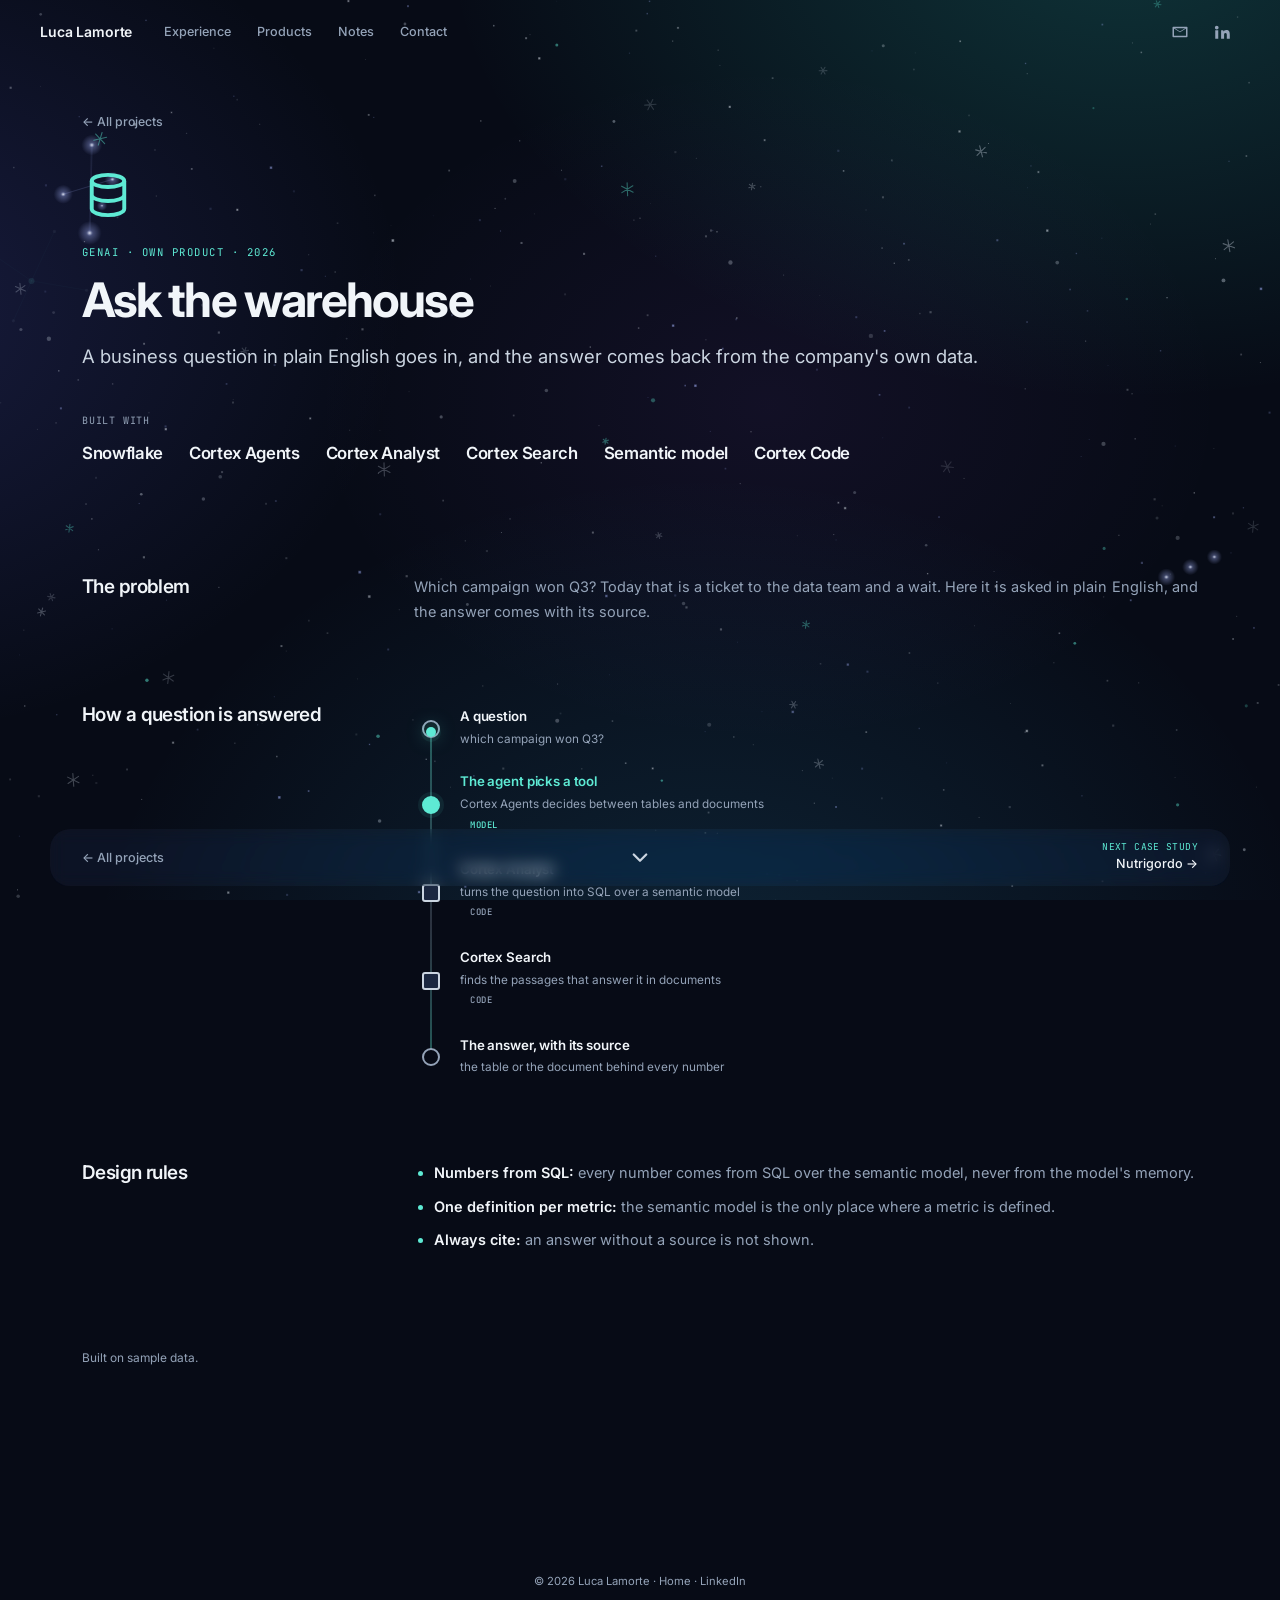
<file: projects/warehouse.html>
<!doctype html>
<html lang="en">
<head>
<meta charset="utf-8">
<meta name="viewport" content="width=device-width, initial-scale=1">
<title>Ask the warehouse · Luca Lamorte</title>
<meta name="description" content="An agent on Snowflake Cortex that answers business questions in plain English from tables and documents.">
<link rel="canonical" href="https://lucalamorte.github.io/projects/warehouse.html">
<meta property="og:type" content="website">
<meta property="og:site_name" content="Luca Lamorte">
<meta property="og:title" content="Ask the warehouse · Luca Lamorte">
<meta property="og:description" content="An agent on Snowflake Cortex that answers business questions in plain English from tables and documents.">
<meta property="og:url" content="https://lucalamorte.github.io/projects/warehouse.html">
<meta property="og:image" content="https://lucalamorte.github.io/assets/og/home-8.jpg">
<meta property="og:image:alt" content="Ask the warehouse · Luca Lamorte">
<meta property="og:image:width" content="1200">
<meta property="og:image:height" content="630">
<meta property="og:locale" content="en_US">
<meta name="twitter:card" content="summary_large_image">
<meta name="twitter:title" content="Ask the warehouse · Luca Lamorte">
<meta name="twitter:description" content="An agent on Snowflake Cortex that answers business questions in plain English from tables and documents.">
<meta name="twitter:image" content="https://lucalamorte.github.io/assets/og/home-8.jpg">
<meta name="author" content="Luca Lamorte">
<meta name="theme-color" content="#0b1120">
<link rel="icon" href="../assets/favicon.svg" type="image/svg+xml">
<link rel="icon" href="../assets/favicon-32.png" type="image/png" sizes="32x32">
<link rel="apple-touch-icon" href="../assets/apple-touch-icon.png">
<link rel="preconnect" href="https://fonts.googleapis.com">
<link rel="preconnect" href="https://fonts.gstatic.com" crossorigin>
<link href="https://fonts.googleapis.com/css2?family=Inter:wght@400;500;600;700&family=JetBrains+Mono:wght@400;500&display=swap" rel="stylesheet">
<link rel="stylesheet" href="../style.css">
<script type="application/ld+json">{"@context":"https://schema.org","@type":"Article","headline":"Ask the warehouse","description":"An agent on Snowflake Cortex that answers business questions in plain English from tables and documents.","url":"https://lucalamorte.github.io/projects/warehouse.html","image":"https://lucalamorte.github.io/assets/og/home-8.jpg","author":{"@type":"Person","@id":"https://lucalamorte.github.io/#luca","name":"Luca Lamorte","url":"https://lucalamorte.github.io/"},"about":["Snowflake","Cortex Agents","Cortex Analyst","Cortex Search","Semantic model","Cortex Code"],"keywords":"Snowflake, Cortex Agents, Cortex Analyst, Cortex Search, Semantic model, Cortex Code","datePublished":"2026","inLanguage":"en"}</script>
</head>
<body>
<svg width="0" height="0" style="position:absolute" aria-hidden="true">
  <symbol id="i-mail" viewBox="0 0 24 24"><path fill="currentColor" d="M3 5h18a1 1 0 0 1 1 1v12a1 1 0 0 1-1 1H3a1 1 0 0 1-1-1V6a1 1 0 0 1 1-1zm9 7.2L4 7.3V17h16V7.3l-8 4.9zM5.2 7l6.8 4.2L18.8 7H5.2z"/></symbol>
  <symbol id="i-linkedin" viewBox="0 0 24 24"><path fill="currentColor" d="M4.98 3.5a2.5 2.5 0 1 1 0 5 2.5 2.5 0 0 1 0-5zM3 9.75h4V21H3V9.75zm7 0h3.8v1.6h.06c.53-1 1.83-2.06 3.77-2.06 4.03 0 4.77 2.65 4.77 6.1V21h-4v-5c0-1.2-.02-2.74-1.67-2.74-1.67 0-1.93 1.3-1.93 2.65V21h-4V9.75z"/></symbol>
  <symbol id="i-db" viewBox="0 0 24 24"><g fill="none" stroke="currentColor" stroke-width="1.8"><ellipse cx="12" cy="5.5" rx="7.5" ry="2.8"/><path d="M4.5 5.5v13c0 1.5 3.4 2.8 7.5 2.8s7.5-1.3 7.5-2.8v-13M4.5 12c0 1.5 3.4 2.8 7.5 2.8s7.5-1.3 7.5-2.8"/></g></symbol>
  <symbol id="i-copy" viewBox="0 0 24 24"><path fill="none" stroke="currentColor" stroke-width="1.8" stroke-linejoin="round" d="M9 9h10.5a1.5 1.5 0 0 1 1.5 1.5V20a1.5 1.5 0 0 1-1.5 1.5H10.5A1.5 1.5 0 0 1 9 20zM15 9V4.5A1.5 1.5 0 0 0 13.5 3H4.5A1.5 1.5 0 0 0 3 4.5v9A1.5 1.5 0 0 0 4.5 15H9"/></symbol>
  <symbol id="i-factory" viewBox="0 0 24 24"><path fill="none" stroke="currentColor" stroke-width="1.8" stroke-linejoin="round" d="M3 21V10l5 3V10l5 3V10l5 3V4h3v17H3zm4-4h2m4 0h2"/></symbol>
</svg>
<a class="skip" href="#content">Skip to content</a>
<nav class="nav" aria-label="Main">
  <a class="name" href="../index.html">Luca Lamorte</a>
  <div class="links"><a href="../index.html#experience">Experience</a><a href="../index.html#projects">Products</a><a href="../index.html#notes">Notes</a><a href="../index.html#contact">Contact</a></div>
  <div class="icons">
    <a href="mailto:lclamorte@gmail.com?subject=Let's%20connect!" aria-label="Email"><svg><use href="#i-mail"/></svg></a>
    <a href="https://www.linkedin.com/in/lclamorte/" aria-label="LinkedIn" target="_blank" rel="noopener"><svg><use href="#i-linkedin"/></svg></a>
  </div>
</nav>
<article class="article" id="top">
  <span id="content"></span>
  <a class="back" href="../index.html#projects">← All projects</a>

  <header>
    <svg class="art-logo icon" aria-hidden="true"><use href="#i-db"/></svg>
    <span class="eyebrow">GenAI · own product · 2026</span>
    <h1>Ask the warehouse</h1>
    <p class="lede">A business question in plain English goes in, and the answer comes back from the company's own data.</p>
  </header>
  <div class="built"><p>Built with</p><ul><li>Snowflake</li><li>Cortex Agents</li><li>Cortex Analyst</li><li>Cortex Search</li><li>Semantic model</li><li>Cortex Code</li></ul></div>

  <h2>The problem</h2>
  <p>Which campaign won Q3? Today that is a ticket to the data team and a wait. Here it is asked in plain English, and the answer comes with its source.</p>

  <h2>How a question is answered</h2>
  <div class="flow" aria-label="Agent flow"><div class="step">A question<small>which campaign won Q3?</small></div><div class="step model">The agent picks a tool<small>Cortex Agents decides between tables and documents</small></div><div class="step code">Cortex Analyst<small>turns the question into SQL over a semantic model</small></div><div class="step code">Cortex Search<small>finds the passages that answer it in documents</small></div><div class="step">The answer, with its source<small>the table or the document behind every number</small></div></div>

  <h2>Design rules</h2>
  <ul><li><strong>Numbers from SQL:</strong> every number comes from SQL over the semantic model, never from the model's memory.</li><li><strong>One definition per metric:</strong> the semantic model is the only place where a metric is defined.</li><li><strong>Always cite:</strong> an answer without a source is not shown.</li></ul>

  <p class="note">Built on sample data.</p>
  <nav class="article-end" aria-label="More">
    <a href="../index.html#projects">← All projects</a>
    <a href="#top">↑ Back to top</a>
    <a class="next" href="nutrigordo.html"><small>Next case study</small>Nutrigordo →</a>
  </nav>
</article>
<footer>© 2026 Luca Lamorte · <a href="../index.html">Home</a> · <a href="https://www.linkedin.com/in/lclamorte/" target="_blank" rel="noopener">LinkedIn</a></footer>
<script src="../snow.js"></script>
<script src="../cursor.js"></script>
<script src="article.js"></script>
<script>
  // Cada caso de estudio arranca desde su título, aunque el navegador recuerde dónde había quedado la lectura.
  // Cada artículo abre en el título: sin restaurar la posición anterior, sin animar la subida y de nuevo al
  // terminar de cargar y al volver con atrás o adelante, por si el navegador movió la página en el medio.
  if (!location.hash || location.hash === '#top') {
    if ('scrollRestoration' in history) history.scrollRestoration = 'manual';
    // scrollIntoView también mueve el marco que la contiene, si la página se muestra dentro de otra.
    const top = () => { const go = () => { scrollTo({ top: 0, left: 0, behavior: 'instant' }); (document.getElementById('top') || document.body).scrollIntoView({ block: 'start', behavior: 'instant' }); }; go(); requestAnimationFrame(go); };
    top(); addEventListener('DOMContentLoaded', top); addEventListener('load', top); addEventListener('pageshow', top);
  }
</script>
</body>
</html>
</file>
<file: style.css>
:root {
  color-scheme: dark;
  --bg: #0b1120;
  --surface: #151f32;
  --surface-2: #1b2740;
  --border: rgba(148, 163, 184, .14);
  --border-strong: rgba(148, 163, 184, .26);
  --text: #f1f5f9;
  --text-2: #cbd5e1;
  --muted: #94a3b8;
  --accent: #5eead4;
  --accent-ink: #042f2a;
  --accent-tint: rgba(94, 234, 212, .08);
  --accent-line: rgba(94, 234, 212, .35);
  --sans: "Inter", system-ui, -apple-system, "Segoe UI", sans-serif;
  --mono: "JetBrains Mono", ui-monospace, "SFMono-Regular", monospace;
  --radius: 12px;
}

* { box-sizing: border-box; }
html { scroll-behavior: smooth; scroll-padding-top: 76px; }
body { margin: 0; background: var(--bg); color: var(--muted); font-family: var(--sans); font-size: 16px; line-height: 1.7; -webkit-font-smoothing: antialiased; text-rendering: optimizeLegibility; }
a { color: var(--accent); text-decoration: none; }
a:hover { text-decoration: underline; text-underline-offset: 3px; }
img { max-width: 100%; display: block; }
::selection { background: rgba(94, 234, 212, .25); color: var(--text); }
:focus-visible { outline: 2px solid var(--accent); outline-offset: 3px; border-radius: 6px; }

/* ---------- navegación ---------- */
.nav { position: sticky; top: 0; z-index: 10; height: 64px; display: flex; align-items: center; gap: 32px; padding: 0 clamp(16px, 4vw, 40px); background: rgba(11, 17, 32, .78); backdrop-filter: saturate(160%) blur(12px); border-bottom: 1px solid var(--border); }
.nav .name { font-size: 1rem; font-weight: 600; color: var(--text); letter-spacing: -.01em; }
.nav .name:hover { text-decoration: none; color: var(--accent); }
.nav .links { display: flex; gap: 26px; }
.nav .links a { color: var(--muted); font-size: .9rem; font-weight: 500; transition: color .15s; }
.nav .links a:hover { color: var(--text); text-decoration: none; }
.nav .icons { margin-left: auto; display: flex; gap: 6px; }
.nav .icons a { color: var(--muted); display: grid; place-items: center; width: 36px; height: 36px; border-radius: 8px; transition: color .15s, background .15s; }
.nav .icons a:hover { color: var(--accent); }
.nav .icons svg { width: 18px; height: 18px; }
.skip { position: absolute; left: 12px; top: -48px; z-index: 30; padding: 8px 14px; border-radius: 8px; background: var(--accent); color: var(--accent-ink); font-weight: 600; }
.skip:focus { top: 12px; text-decoration: none; }

main { max-width: 1040px; margin: 0 auto; padding: 0 clamp(16px, 5vw, 48px); }
section { padding: 72px 0 16px; }

/* ---------- portada: el retrato a la izquierda, la presentación a la derecha ---------- */
.hero { position: relative; min-height: min(760px, calc(100vh - 64px)); display: grid; grid-template-columns: minmax(0, 1fr) minmax(0, 1.05fr); align-items: center; gap: clamp(24px, 5vw, 64px); padding: 72px 0; }
.portrait { min-width: 0; }
.portrait canvas { display: block; width: 100%; max-width: 500px; aspect-ratio: 1; margin: 0 auto; }
.hero .game-status { min-height: 1.5em; max-width: none; margin: 6px 0 0; text-align: center; font-family: var(--mono); font-size: .76rem; color: var(--accent); }
.hero h1 { font-size: clamp(2.6rem, 5.4vw, 4.4rem); line-height: 1.02; margin: 0; color: var(--text); font-weight: 700; letter-spacing: -.045em; }
.hero h1 b { color: var(--accent); font-weight: 700; }
.hero p { max-width: 560px; margin: 24px 0 0; font-size: 1.125rem; line-height: 1.7; color: var(--muted); }

.btn { display: inline-flex; align-items: center; gap: 9px; height: 42px; padding: 0 18px; border: 1px solid var(--border-strong); border-radius: 10px; color: var(--text); font-size: .9rem; font-weight: 500; background: transparent; transition: background .15s, border-color .15s, transform .15s; }
.btn:hover { background: var(--surface); border-color: var(--muted); text-decoration: none; }
.btn:active { transform: translateY(1px); }
.btn svg { width: 16px; height: 16px; }
.btn.solid, .contact .btn { background: var(--accent); border-color: var(--accent); color: var(--accent-ink); font-weight: 600; }
.btn.solid:hover, .contact .btn:hover { background: #8ef0e0; border-color: #8ef0e0; }

/* ---------- títulos de sección: "/ about me" con una línea ---------- */
h2 { color: var(--text); font-size: clamp(1.6rem, 4vw, 2rem); font-weight: 600; letter-spacing: -.03em; margin: 0 0 36px; display: flex; align-items: center; gap: 16px; white-space: nowrap; }
h2::after { content: ""; height: 1px; flex: 0 1 280px; background: var(--border); }
h2 span { color: var(--accent); font-family: var(--mono); font-weight: 400; font-size: .8em; }

/* ---------- sobre mí ---------- */
.about p { max-width: 640px; margin: 0 0 16px; text-wrap: pretty; font-size: 1.05rem; color: var(--text-2); }
.about p b { color: var(--accent); font-weight: 600; }
/* Texto corrido justificado, con división en sílabas para que no se abran huecos entre palabras. */
.panel li, .hero p, .card p, .article p, .article li, .fix p { text-align: justify; hyphens: auto; -webkit-hyphens: auto; text-wrap: pretty; }
.article .note, .contact p { text-align: inherit; }
h1, h2, h3 { text-wrap: balance; }

.photo { width: 100%; max-width: 220px; height: auto; aspect-ratio: 1; object-fit: cover; border-radius: var(--radius); border: 1px solid var(--border); filter: grayscale(.15); transition: filter .3s; }
.photo:hover { filter: none; }
.tech { display: flex; flex-wrap: wrap; gap: 6px 22px; padding: 0; margin: 22px 0 0; list-style: none; max-width: 640px; }
.tech li { font-family: var(--mono); font-size: .8rem; color: var(--text-2); }
.tech li::before { content: "▹ "; color: var(--accent); }

/* ---------- experiencia en pestañas ---------- */
.tabs { display: grid; grid-template-columns: 200px 1fr; gap: 36px; min-height: 300px; }
.tablist { display: flex; flex-direction: column; gap: 2px; border-left: 1px solid var(--border); }
.tablist button { text-align: left; background: none; border: 0; border-left: 2px solid transparent; margin-left: -1px; padding: 10px 16px; color: var(--muted); font-family: var(--sans); font-size: .9rem; font-weight: 500; cursor: pointer; border-radius: 0 8px 8px 0; transition: color .15s, background .15s; }
.tablist button:hover { color: var(--text); }
.tablist button[aria-selected="true"] { color: var(--accent); border-left-color: var(--accent); }
.panel h3 { margin: 0; color: var(--text); font-size: 1.3rem; font-weight: 600; letter-spacing: -.02em; }
.panel h3 b { color: var(--accent); font-weight: 600; }
.panel .when { font-family: var(--mono); font-size: .76rem; letter-spacing: .02em; margin: 4px 0 20px; }
.panel ul { padding: 0; margin: 0; list-style: none; }
.panel li { position: relative; padding-left: 22px; margin-bottom: 12px; }
.panel li::before { content: ""; position: absolute; left: 2px; top: .72em; width: 6px; height: 6px; border-radius: 2px; background: var(--accent); }

/* ---------- proyectos ---------- */
.projects { display: grid; grid-template-columns: repeat(2, 1fr); gap: 16px; }
.projects.three { grid-template-columns: repeat(3, 1fr); }
.group { font-family: var(--mono); font-size: .76rem; color: var(--muted); margin: 0 0 14px; }
.projects + .group { margin-top: 40px; }
.card { position: relative; padding: 24px 0 4px; border-top: 1px solid var(--border); display: flex; flex-direction: column; color: inherit; }
.card::before { content: ""; position: absolute; left: 0; top: -1px; height: 1px; width: 0; background: var(--accent); transition: width .5s cubic-bezier(.2, .7, .2, 1); }
.card:hover { text-decoration: none; }
.card:hover::before { width: 100%; }
.card:hover h3 { color: var(--accent); }
.card h3 { transition: color .2s; }
.card .logo { transition: transform .4s cubic-bezier(.2, .7, .2, 1); }
.card:hover .logo { transform: rotate(-6deg) scale(1.06); }
.card .top { display: flex; align-items: center; justify-content: space-between; gap: 12px; margin-bottom: 22px; }
.card .logo { width: 44px; height: 44px; border-radius: 10px; object-fit: contain; }
.card .kind { font-family: var(--mono); font-size: .7rem; color: var(--muted); text-align: right; }
.card h3 { margin: 0 0 10px; font-size: 1.2rem; color: var(--text); font-weight: 600; letter-spacing: -.02em; line-height: 1.3; }
.card p { margin: 0 0 20px; font-size: .93rem; line-height: 1.65; }

.card .more { margin-top: 18px; font-size: .85rem; font-weight: 500; color: var(--accent); }
.card .more::after { content: ""; }
.case { display: flex; align-items: center; gap: 14px; margin-top: 22px; padding: 14px 0 0; border-top: 1px solid var(--border); color: inherit; }
.case:hover { text-decoration: none; }
.case:hover b { color: var(--accent); }
.case > span:nth-child(2) { flex: 1; min-width: 0; }
.case b { display: block; color: var(--text); font-weight: 600; font-size: .95rem; }
.case small { display: block; font-size: .83rem; color: var(--muted); }
.case i { font-style: normal; color: var(--accent); }
.case .badge { flex: none; width: 28px; height: 28px; }
.badge { width: 44px; height: 44px; display: grid; place-items: center; color: var(--accent); }
.badge svg { width: 26px; height: 26px; }

/* ---------- contacto y pie ---------- */
.contact { text-align: center; padding-bottom: 80px; }
.contact h2 { justify-content: center; }
.contact h2::after { display: none; }
.contact p { max-width: 500px; margin: 0 auto 26px; }
.contact .cta { display: flex; gap: 10px; justify-content: center; flex-wrap: wrap; }
.email { display: inline-flex; align-items: center; gap: 4px; margin-bottom: 22px; font-family: var(--mono); font-size: 1rem; color: var(--text); }
.copy { display: inline-flex; align-items: center; gap: 6px; height: 32px; padding: 0 12px; border: 0; border-radius: 8px; background: transparent; color: var(--muted); font-family: var(--sans); font-size: .8rem; font-weight: 500; cursor: pointer; }
.copy:hover { color: var(--accent); }
.copy svg { width: 15px; height: 15px; }
.btn.ghost { background: transparent; color: var(--text); border-color: var(--border-strong); }
/* Formación: el título a la izquierda, las certificaciones verificables a la derecha. */
.rows { list-style: none; padding: 0; margin: 0; border-top: 1px solid var(--border); }
.rows li { border-bottom: 1px solid var(--border); max-height: 140px; overflow: hidden; transition: max-height .4s ease, opacity .3s ease, border-color .3s; }
.rows li.out { max-height: 0; opacity: 0; border-color: transparent; }
.row { position: relative; display: grid; grid-template-columns: minmax(0, 1fr) auto; align-items: baseline; column-gap: 14px; padding: 13px 2px; color: inherit; }
a.row:hover { text-decoration: none; }
a.row::after { content: ""; position: absolute; left: 0; right: 0; bottom: -1px; height: 1px; background: var(--accent); transform: scaleX(0); transform-origin: left; transition: transform .5s cubic-bezier(.2, .7, .2, 1); }
a.row:hover::after, a.row:focus-visible::after { transform: scaleX(1); }
.rows .what { color: var(--text); transition: color .2s, transform .3s; }
a.row:hover .what { color: var(--accent); transform: translateX(4px); }
.rows .what a { color: var(--text); }
.rows .what a:hover { color: var(--accent); text-decoration: none; }
.rows b { font-weight: 600; }
.who { position: relative; display: grid; justify-items: end; font-family: var(--mono); font-size: .76rem; color: var(--muted); white-space: nowrap; }
.who > span { grid-area: 1 / 1; transition: opacity .25s, transform .25s; }
.who .go { color: var(--accent); opacity: 0; transform: translateY(6px); }
a.row:hover .meta, a.row:focus-visible .meta { opacity: 0; transform: translateY(-6px); }
a.row:hover .go, a.row:focus-visible .go { opacity: 1; transform: none; }

.chips { display: flex; gap: 6px; flex-wrap: wrap; }
.chip { height: 30px; padding: 0 2px; margin-right: 12px; border: 0; border-bottom: 1px solid transparent; border-radius: 0; background: transparent; color: var(--muted); font-family: var(--sans); font-size: .8rem; font-weight: 500; cursor: pointer; transition: border-color .2s, color .2s, background .2s; }
.chip:hover { color: var(--text); }
.chip.on { color: var(--accent); border-bottom-color: var(--accent); }
/* Las filas entran en cascada y los checks se dibujan al llegar a la sección. */
.motion .edu .row { opacity: 0; transform: translateY(10px); transition: opacity .5s ease, transform .5s ease; transition-delay: calc(var(--i) * 70ms); }
.motion .edu.live .row, .motion .edu[data-done] .row { opacity: 1; transform: none; }
footer { text-align: center; font-size: .8rem; padding: 28px 16px 40px; border-top: 1px solid var(--border); }
footer a { color: var(--muted); }
footer a:hover { color: var(--text); }

/* ---------- artículo de un proyecto ---------- */
.article { max-width: 760px; margin: 0 auto; padding: 48px clamp(16px, 5vw, 32px) 56px; }
.back { font-size: .88rem; font-weight: 500; color: var(--muted); }
.back:hover { color: var(--text); text-decoration: none; }
.article header { margin: 36px 0 40px; }
.article .eyebrow { font-family: var(--mono); font-size: .76rem; color: var(--accent); }
.article h1 { color: var(--text); font-size: clamp(2.3rem, 7vw, 3.4rem); line-height: 1.08; margin: 10px 0 16px; font-weight: 700; letter-spacing: -.04em; }
.article .lede { font-size: 1.13rem; color: var(--text-2); margin: 0; line-height: 1.7; }
.article .cta { display: flex; gap: 10px; flex-wrap: wrap; margin-top: 28px; }
.article h2 { font-size: 1.5rem; margin: 64px 0 18px; }
.article h2::after { display: none; }
.article h3 { color: var(--text); font-size: 1.08rem; margin: 30px 0 6px; font-weight: 600; letter-spacing: -.01em; }
.article p, .article li { color: var(--muted); }
.article ul { padding-left: 20px; }
.article li { margin-bottom: 9px; }
.article li::marker { color: var(--accent); }
.article strong { color: var(--text); font-weight: 600; }
.article q { color: var(--text-2); }
.article code { font-family: var(--mono); font-size: .85em; color: var(--accent); background: var(--surface); padding: 1px 6px; border-radius: 4px; }

.facts { display: grid; grid-template-columns: repeat(auto-fit, minmax(140px, 1fr)); gap: 20px 28px; margin: 0; }
.facts div { padding-top: 14px; border-top: 1px solid var(--accent-line); }
.facts b { display: block; color: var(--accent); font-size: 2rem; font-weight: 700; letter-spacing: -.03em; line-height: 1.15; }
.facts span { font-size: .83rem; line-height: 1.45; display: block; margin-top: 4px; }

/* Un error real y cómo quedó resuelto. */
.fix { margin: 26px 0; }
.fix .was { color: var(--text); font-weight: 600; font-size: 1rem; margin-bottom: 4px; }
.fix .was::before { content: "✕ "; color: #f87171; font-size: .8em; }
.fix p { margin: 0; font-size: .95rem; }

/* Diagrama de flujo: una línea troncal con un nodo por etapa y un paquete de datos que la recorre.
   El modelo de lenguaje es un nodo lleno, el código uno cuadrado, los extremos uno vacío. */
.flow { position: relative; display: grid; gap: 18px; margin: 30px 0 18px; padding-left: 46px; }
.flow::before { content: ""; position: absolute; left: 16px; top: 24px; bottom: 24px; width: 2px; border-radius: 2px; background: linear-gradient(var(--accent-line), var(--border-strong) 60%, var(--accent-line)); }
.flow::after { content: ""; position: absolute; left: 12px; top: 24px; width: 10px; height: 10px; border-radius: 50%; background: var(--accent); box-shadow: 0 0 0 5px var(--accent-tint), 0 0 18px rgba(94, 234, 212, .55); animation: packet 5s cubic-bezier(.45, 0, .55, 1) infinite; }
@keyframes packet { 0% { top: 24px; opacity: 0; } 8% { opacity: 1; } 92% { opacity: 1; } 100% { top: calc(100% - 34px); opacity: 0; } }
.flow .arrow { display: none; }
.flow .step { position: relative; padding: 2px 0; color: var(--text); font-size: .95rem; font-weight: 600; letter-spacing: -.01em; }
.flow .step small { display: block; color: var(--muted); font-size: .84rem; font-weight: 400; letter-spacing: 0; margin-top: 3px; line-height: 1.5; }
.flow .step::before { content: ""; position: absolute; left: -38px; top: 50%; width: 14px; height: 14px; margin-top: -7px; border-radius: 50%; background: var(--bg); border: 2px solid var(--muted); }
.flow .step.model { color: var(--accent); }
.flow .step.model::before { background: var(--accent); border-color: var(--accent); box-shadow: 0 0 0 4px var(--accent-tint); }
.flow .step.code::before { border-radius: 3px; border-color: var(--text-2); background: var(--surface-2); }
.flow .step.model::after, .flow .step.code::after { margin-left: 10px; vertical-align: 2px; font-family: var(--mono); font-size: .64rem; font-weight: 500; letter-spacing: .06em; text-transform: uppercase; }
.flow .step.model::after { content: "model"; color: var(--accent); }
.flow .step.code::after { content: "code"; color: var(--muted); }

.legend { display: flex; gap: 20px; flex-wrap: wrap; justify-content: flex-start; padding-left: 46px; font-family: var(--mono); font-size: .72rem; }
.legend i { display: inline-block; width: 11px; height: 11px; border-radius: 50%; border: 2px solid var(--muted); margin-right: 7px; vertical-align: -1px; background: var(--bg); }
.legend .m { border-color: var(--accent); background: var(--accent); }
.legend .c { border-radius: 3px; border-color: var(--text-2); background: var(--surface-2); }
@media (prefers-reduced-motion: reduce) { .flow::after { animation: none; top: 24px; } }

.stack { display: flex; flex-wrap: wrap; gap: 6px 22px; padding: 0 !important; list-style: none; }
.stack li { font-family: var(--mono); font-size: .8rem; color: var(--text-2); margin: 0; }
.stack li::before { content: "▹ "; color: var(--accent); }
.article-end { position: sticky; bottom: 0; z-index: 5; display: grid; grid-template-columns: 1fr auto 1fr; align-items: center; gap: 8px 24px; margin: 36px calc(-1 * clamp(16px, 5vw, 32px)) 0; padding: 12px clamp(16px, 5vw, 32px); background: rgba(11, 17, 32, .86); backdrop-filter: saturate(160%) blur(12px); border-top: 1px solid var(--border); font-size: .9rem; font-weight: 500; }
.article-end a { color: var(--muted); }
.article-end a:hover { color: var(--text); text-decoration: none; }
.article-end > :first-child { justify-self: start; }
.article-end a[href="#top"] { justify-self: center; }
.article-end .next { justify-self: end; text-align: right; color: var(--text); }
.article-end .next:hover { color: var(--accent); }
.article-end .next small { display: block; line-height: 1.3; font-family: var(--mono); font-size: .68rem; font-weight: 400; color: var(--accent); letter-spacing: .04em; text-transform: uppercase; }
@media (max-width: 760px) { .article-end { grid-template-columns: auto auto 1fr; gap: 16px; font-size: .84rem; } .article-end .next small { display: none; } }
.note { font-size: .85rem; color: var(--muted); border-top: 1px solid var(--border); padding-top: 20px; margin-top: 56px; }

/* Aparición suave al llegar a cada bloque. Sin JavaScript o con menos movimiento pedido, todo se ve. */
.js .reveal { opacity: 0; transform: translateY(14px); transition: opacity .5s ease, transform .5s ease; }
.js .reveal.in { opacity: 1; transform: none; }
@media (prefers-reduced-motion: reduce) { .js .reveal { opacity: 1; transform: none; transition: none; } html { scroll-behavior: auto; } .card:hover { transform: none; } }

@media (max-width: 980px) {
  .projects.three { grid-template-columns: repeat(2, 1fr); }
  .projects.three > :last-child:nth-child(odd) { grid-column: 1 / -1; }
}
@media (max-width: 760px) {
  .panel li, .hero p, .card p, .article p, .article li, .fix p { text-align: left; }
  
  
  .row { grid-template-columns: 1fr; row-gap: 2px; }
  .row .who { justify-items: start; }
  
  .projects.three { grid-template-columns: 1fr; }
  .nav { gap: 16px; }
  .nav .links { display: none; }
  .tabs { grid-template-columns: 1fr; gap: 20px; }
  .tablist { flex-direction: row; overflow-x: auto; border-left: 0; border-bottom: 1px solid var(--border); gap: 0; }
  .tablist button { border-left: 0; border-bottom: 2px solid transparent; margin: 0 0 -1px; border-radius: 8px 8px 0 0; white-space: nowrap; padding: 10px 12px; font-size: .85rem; }
  .tablist button[aria-selected="true"] { border-bottom-color: var(--accent); }
  .projects { grid-template-columns: 1fr; }
  section { padding-top: 76px; }
  h2::after { flex-basis: 60px; }
  .hero { min-height: auto; padding: 72px 0 48px; grid-template-columns: 1fr; gap: 8px; }
  .portrait canvas { max-width: 300px; }
  
  .photo { max-width: 220px; }
}

/* ---------- how I build ---------- */
.lead { margin: -14px 0 28px; max-width: 560px; }

/* La regla activa muestra cuánto falta para pasar a la siguiente: un riel tenue que se llena. */

@keyframes rule-timer { from { transform: scaleX(0); } to { transform: scaleX(1); } }

@keyframes scene-in { from { opacity: 0; transform: translateY(8px); } to { opacity: 1; transform: none; } }

.seen { font-size: .88rem; font-weight: 500; }

.sc-flow { animation: sc-dash 1s linear infinite; }
@keyframes sc-dash { to { stroke-dashoffset: -20; } }

@media (prefers-reduced-motion: reduce) {
  .sc-flow { animation: none; }
  .motion .edu .row { transition: none; opacity: 1; transform: none; }
}

/* ---------- about: una frase y cuatro líneas ---------- */

.group span { color: var(--accent); }

/* ---------- artículos: logo e ilustración ---------- */
.art-logo { display: block; width: 52px; height: 52px; margin-bottom: 18px; border-radius: 12px; object-fit: contain; }
.art-logo.icon { padding: 0; color: var(--accent); border-radius: 0; }
.art-visual { margin: 8px 0 36px; }
.art-visual svg { display: block; width: 100%; height: auto; overflow: visible; }
@media (prefers-reduced-motion: reduce) { .art-visual .sc-flow { animation: none; } }

/* ---------- stack a la vista ---------- */
.built { margin: 0 0 44px; }
.built p { margin: 0 0 10px !important; font-family: var(--mono); font-size: .72rem; letter-spacing: .08em; text-transform: uppercase; color: var(--muted); text-align: left !important; }
.built ul { display: flex; flex-wrap: wrap; gap: 8px 26px; margin: 0; padding: 0 !important; list-style: none; }
.built li { margin: 0 !important; color: var(--text); font-size: 1.2rem; font-weight: 600; letter-spacing: -.02em; transition: color .2s; }
.built li:hover { color: var(--accent); }
.built.small { margin: 18px 0 0; }
.built.small li { font-size: 1rem; color: var(--text-2); }
.panel b.t { color: var(--text); font-weight: 600; }

.chip:focus:not(:focus-visible) { outline: none; }
.panel .built li { padding-left: 0; margin: 0 !important; }
.panel .built li::before { content: none; }

/* ---------- logros por puesto: una línea por logro, que arranca con su número ---------- */

.panel .built.small { margin: 0 0 4px; }
.tablist button { border-radius: 0; }
.tablist button:focus:not(:focus-visible) { outline: none; }
/* Que se note que se puede tocar: una flecha que aparece al pasar y queda en la elegida. */

/* Etapa del ciclo de vida junto al número. */

/* Experiencia: los tres puestos ocupan el mismo lugar, así la sección no cambia de alto al cambiar de pestaña. */
.tabs > div:last-child { display: grid; }
.tabs .panel { grid-area: 1 / 1; transition: opacity .35s ease, transform .35s ease; }
.tabs .panel.off { visibility: hidden; opacity: 0; transform: translateY(6px); pointer-events: none; }

@media (prefers-reduced-motion: reduce) { .tabs .panel { transition: none; } }
/* Herramientas arriba del About, en una línea como el stack de cada puesto. */

.about .tech { margin: 0 0 28px; gap: 4px 20px; }
.about .tech li { color: var(--text); font-family: var(--sans); font-size: .98rem; font-weight: 600; letter-spacing: -.01em; }
.about .tech li::before { content: none; }
/* Educación: una lista corta, el qué a la izquierda y quién a la derecha. */
.list { list-style: none; margin: 0; padding: 0; border-top: 1px solid var(--border); }
.list li { display: flex; justify-content: space-between; align-items: baseline; gap: 20px; padding: 12px 0; border-bottom: 1px solid var(--border); }
.list .what { color: var(--text); }
.list .who { flex: none; font-family: var(--mono); font-size: .76rem; color: var(--muted); }
.list-label { margin: 40px 0 10px; font-family: var(--mono); font-size: .74rem; letter-spacing: .08em; text-transform: uppercase; color: var(--muted); }
@media (max-width: 760px) { .list li { flex-direction: column; gap: 2px; } }
/* Experiencia: los logros separados por aire, sin líneas. */

/* Que se note lo que se toca: flecha en cada puesto y el link al caso en color. */
.tablist button { position: relative; padding-right: 30px !important; }
.tablist button::after { content: "→"; position: absolute; right: 10px; top: 50%; transform: translate(-4px, -50%); opacity: .35; transition: opacity .2s, transform .2s; }
.tablist button:hover::after { opacity: 1; transform: translate(0, -50%); }
.tablist button[aria-selected="true"]::after { opacity: 1; transform: translate(0, -50%); color: var(--accent); }
.case small { color: var(--accent) !important; font-weight: 500; }
.case:hover small { text-decoration: underline; }
.case i { display: none; }
@media (max-width: 760px) { .tablist button { padding-right: 24px !important; } .tablist button::after { right: 6px; } }
.tablist button:focus-visible { outline: none; }
.tablist button:focus-visible { color: var(--accent); }
/* Fondo de pipelines y juego de plataformas. */
.pipelines { position: fixed; inset: 0; z-index: -1; width: 100%; height: 100%; pointer-events: none; }
.play-layer { position: fixed; inset: 0; width: 100vw; height: 100vh; pointer-events: none; z-index: 20; }
.playing .nav { z-index: 22; }
.wiggle { animation: wiggle .6s ease 3; }
@keyframes wiggle { 25% { transform: rotate(-4deg) scale(1.06); } 75% { transform: rotate(4deg) scale(1.06); } }

/* ---------- botón de juego, piezas del nivel, fondo y barra ---------- */

/* La barra de desplazamiento de Nutrigordo: fina, sin flechas y del color de la página. */
html { scrollbar-width: thin; scrollbar-color: rgba(255, 255, 255, .16) transparent; overflow-y: scroll; }
/* Credenciales: al pasar, el nombre toma el color y a la derecha aparece adónde lleva. */
.list li { position: relative; }
.list li.one .cred::after { content: ""; position: absolute; inset: 0; }
.cred { color: var(--text); transition: color .2s; white-space: nowrap; }
.cred:hover, .cred:focus-visible { color: var(--accent); text-decoration: none; }
.list li:has(.cred:hover) .meta, .list li:has(.cred:focus-visible) .meta { opacity: 0; transform: translateY(-6px); }
.list li:has(.cred:hover) .go, .list li:has(.cred:focus-visible) .go { opacity: 1; transform: none; }
@media (hover: none) { .cred { color: var(--accent); } }
@media (max-width: 760px) { .list .who { justify-items: start; } }
/* Juego: el muñequito vive en la página. Un botón invisible encima para tocarlo, una pista la primera vez y controles en el celu. */
.pk-hit { position: absolute; z-index: 21; width: 44px; height: 44px; padding: 0; border: 0; border-radius: 12px; background: transparent; cursor: pointer; }
.pk-hit:focus-visible { outline: 2px solid var(--accent); outline-offset: 0; }
.pk-hint { position: absolute; z-index: 21; padding: 5px 11px; border: 1px solid var(--accent-line); border-radius: 10px; background: rgba(11, 17, 32, .92); font-family: var(--mono); font-size: .74rem; color: var(--accent); white-space: nowrap; pointer-events: none; opacity: 0; transform: translate(-50%, -100%); transition: opacity .4s; }
.pk-hint::after, .pk-say::after { content: ""; position: absolute; left: 50%; bottom: -6px; width: 10px; height: 10px; margin-left: -5px; background: inherit; border: inherit; border-width: 0 1px 1px 0; transform: rotate(45deg); }
.pk-hint.on { opacity: 1; animation: pk-bob 1.8s ease-in-out infinite; }
@keyframes pk-bob { 50% { transform: translate(-50%, calc(-100% - 5px)); } }
.pk-say { position: absolute; z-index: 21; width: min(320px, calc(100vw - 32px)); padding: 12px 14px; border: 1px solid var(--accent-line); border-radius: 12px; background: rgba(11, 17, 32, .94); color: var(--text); font-size: .88rem; line-height: 1.5; pointer-events: none; opacity: 0; transform: translate(-50%, calc(-100% + 6px)); transition: opacity .35s, transform .35s; }
.pk-say.on { opacity: 1; transform: translate(-50%, -100%); }
.pk-say p { margin: 0; }
.pk-say .go { display: flex; align-items: center; gap: 6px; margin-top: 10px; font-family: var(--mono); font-size: .72rem; color: var(--muted); }
.pk-say kbd { display: inline-grid; place-items: center; min-width: 28px; height: 28px; border: 1px solid var(--accent-line); border-bottom-width: 3px; border-radius: 7px; color: var(--accent); font: inherit; font-size: 1.1rem; }
.pk-say kbd + kbd { margin-left: -2px; }
.pad.pulse button[data-k] { animation: pad-pulse .9s ease 3; }
@keyframes pad-pulse { 50% { box-shadow: 0 0 0 10px rgba(94, 234, 212, .18); border-color: var(--accent); } }
@media (prefers-reduced-motion: reduce) { .pk-hint.on, .pad.pulse button[data-k] { animation: none; } }
/* Panel fijo de controles, abajo a la derecha. */
.play-help { position: fixed; right: 18px; bottom: 18px; z-index: 24; display: flex; align-items: center; gap: 12px; padding: 8px 10px 8px 14px; border: 1px solid var(--border-strong); border-radius: 12px; background: rgba(11, 17, 32, .9); backdrop-filter: blur(8px); font-family: var(--mono); font-size: .7rem; color: var(--muted); opacity: 0; pointer-events: none; transform: translateY(8px); transition: opacity .3s, transform .3s; }
.play-help.on { opacity: 1; pointer-events: auto; transform: none; }
.play-help span { display: inline-flex; align-items: center; gap: 4px; white-space: nowrap; }
.play-help .goal { color: var(--accent); }
.play-help kbd { display: inline-grid; place-items: center; min-width: 22px; height: 22px; padding: 0 4px; border: 1px solid var(--border-strong); border-bottom-width: 2px; border-radius: 5px; color: var(--text-2); font: inherit; }
.play-help .restart { height: 28px; padding: 0 10px; border: 1px solid var(--accent-line); border-radius: 8px; background: transparent; color: var(--accent); font: inherit; cursor: pointer; }
.play-help .restart:hover { background: var(--accent-tint); }
.play-help .exit { height: 28px; padding: 0 10px; border: 1px solid var(--border-strong); border-radius: 8px; background: transparent; color: var(--text-2); font: inherit; cursor: pointer; }
.play-help .exit:hover { color: var(--text); border-color: var(--muted); }
.pad .re { position: fixed; top: 76px; right: 64px; width: 40px; height: 40px; font-size: 16px; }
.pad { position: fixed; left: 0; right: 0; bottom: 0; z-index: 25; display: flex; align-items: flex-end; gap: 14px; padding: 0 18px calc(18px + env(safe-area-inset-bottom)); pointer-events: none; }
.pad[hidden] { display: none; }
.pad button { pointer-events: auto; width: 64px; height: 64px; border-radius: 50%; border: 1px solid var(--accent-line); background: rgba(11, 17, 32, .72); color: var(--accent); font-size: 20px; touch-action: none; -webkit-user-select: none; user-select: none; -webkit-tap-highlight-color: transparent; backdrop-filter: blur(6px); }
.pad button:active { background: var(--accent-tint); }
.pad .down { margin-left: auto; }
.pad .jump { width: 78px; height: 78px; }
.pad .x { position: fixed; top: 76px; right: 16px; width: 40px; height: 40px; font-size: 15px; }
@media (pointer: coarse) { .play-help { display: none; } }
/* Juego: lo que el muñequito ya leyó o pisó queda encendido. */
.about p { transition: color .4s; }
.playing .about p.read { color: var(--text); }
.card.lit::before { width: 100%; }
.card.lit h3 { color: var(--accent); }
.card.lit .logo { transform: rotate(-6deg) scale(1.06); }
/* El globito al costado del muñequito, con la punta hacia él. */
.pk-hint.side { transform: translate(0, -50%); }
.pk-hint.side::after { left: -6px; top: 50%; bottom: auto; margin: -5px 0 0; border-width: 0 0 1px 1px; }
.pk-hint.side.on { animation: pk-nudge-side 1.8s ease-in-out infinite; }
@keyframes pk-nudge-side { 50% { transform: translate(5px, -50%); } }
/* Certificaciones: el nombre con emisor y año a la izquierda, qué cubre y dónde se usó a la derecha. */
.list.certs li { display: flex; justify-content: space-between; align-items: baseline; gap: 4px 24px; padding: 7px 0; }
.list.certs .who { flex: none; }

@media (max-width: 760px) { .list.certs li { flex-direction: column; gap: 0; } }
/* How I work: la lista queda fija y la explicación de cada regla se lee a la derecha, sobre su escena. */

/* ---------- rediseño: más ancho, menos CV ---------- */
main { max-width: 1240px; }
.hero { min-height: calc(100vh - 64px); grid-template-columns: minmax(0, 1.1fr) minmax(0, 1fr); }
.portrait canvas { max-width: 620px; }
.hero h1 { font-size: clamp(2.5rem, 4.6vw, 4rem); }
.hero .intro p { max-width: 520px; }
/* Los números, grandes y a lo ancho, con la línea de arriba como en las tarjetas. */
/* Cada producto con su animación arriba. */
.card .visual { margin: 0 0 18px; }
.card .viz { display: block; width: 100%; height: auto; }

.page { padding-top: 24px; }
@media (max-width: 760px) { .hero { min-height: auto; } }
@media (max-width: 760px) { .hero { grid-template-columns: minmax(0, 1fr); } .portrait canvas { max-width: 300px; } .hero h1 { font-size: clamp(2.4rem, 11vw, 3.2rem); } }
/* Sin líneas separadoras al leer: solo aparecen mientras se juega, porque ahí son el piso del muñequito. */
h2::after { display: none; }
.nav { border-bottom-color: transparent; }
footer { border-top: 0; }
.card { border-top-color: transparent; }
.playing .card { border-top-color: var(--border); }
.case { border-top: 0; }
.list, .list li { border-top: 0; border-bottom: 0; }

/* Lo más importante, primero y grande: lo construido en Kimberly-Clark. */
.flagship { display: grid; grid-template-columns: repeat(2, minmax(0, 1fr)); gap: 40px; }
.card.big h3 { font-size: 1.6rem; letter-spacing: -.03em; }
.card.big p { font-size: 1rem; color: var(--text-2); }
.card.big .badge { width: 34px; height: 34px; }
.card.big .badge svg { width: 30px; height: 30px; }
.nums { display: flex; flex-wrap: wrap; gap: 8px 32px; margin: 4px 0 22px; padding: 0; list-style: none; }
.nums li { display: flex; flex-direction: column; font-size: .82rem; color: var(--muted); }
.nums b { color: var(--accent); font-size: 1.7rem; font-weight: 700; letter-spacing: -.03em; line-height: 1.15; }
.card.big .visual { order: 0; margin: 0 0 14px; }
@media (max-width: 980px) { .flagship { grid-template-columns: 1fr; } }
/* Experiencia: una tarjeta por puesto, con el rol y las fechas arriba. */
.when-role { margin: 0 0 6px !important; font-size: .85rem !important; color: var(--muted) !important; }
.when-role b { color: var(--text); font-weight: 600; }
.did { margin: 0 0 16px; padding-left: 18px; color: var(--text-2); font-size: .92rem; line-height: 1.55; }
.did li { margin-bottom: 6px; }
.did li::marker { color: var(--accent); }

/* Mientras se juega, el contacto deja lugar a la izquierda para la caja de Snowflake. */
/* Mientras se juega, antes del contacto entran el bucket, la pipeline y la caja de Snowflake. */
.playing .contact { padding-top: 220px; }
@media (max-width: 1200px) { .playing .contact { padding-top: 600px; } }
@media (max-width: 760px) { .playing .contact { padding-bottom: 150px; } }
/* Los tres perfiles, debajo del nombre. */
.hero .roles { margin: 14px 0 0 !important; font-family: var(--mono); font-size: .9rem !important; color: var(--accent) !important; letter-spacing: .02em; text-align: left; }
/* Productos en dos columnas para que entren cuatro, el de Cortex marcado como en curso. */
.projects.four { grid-template-columns: repeat(2, minmax(0, 1fr)); gap: 40px 40px; }
.card.soon { cursor: default; }
.card.soon .more { color: var(--muted); }
.card.soon h3::after { content: "in progress"; margin-left: 10px; padding: 2px 8px; border: 1px solid var(--accent-line); border-radius: 999px; font-family: var(--mono); font-size: .65rem; font-weight: 500; color: var(--accent); vertical-align: 4px; }
@media (max-width: 760px) { .projects.four { grid-template-columns: 1fr; } }
/* En dos columnas, los dibujos de los productos no crecen de más. */
.projects.four .card .visual { max-width: 440px; }
/* ---------- que la página respire ---------- */
/* Cada sección es una franja de lado a lado, con un tono apenas distinto y mucho aire. */
main > section:not(.hero) { position: relative; padding: 120px 0 110px; }
main > section:not(.hero):nth-of-type(even)::before { content: ""; position: absolute; inset: 0 calc(50% - 50vw); z-index: -1; background: linear-gradient(180deg, rgba(148, 163, 184, .035), rgba(148, 163, 184, .015)); }
.eyebrow { margin: 0 0 10px !important; font-family: var(--mono); font-size: .78rem; letter-spacing: .14em; text-transform: uppercase; color: var(--accent); }
h2 { margin-bottom: 18px; }
.group { margin-bottom: 36px; }
/* Las tarjetas son superficies apenas más claras, sin bordes: se ve dónde empieza y termina cada una. */
.card { padding: 28px 28px 24px; border-radius: 18px; background: rgba(148, 163, 184, .045); border-top: 0 !important; transition: background .25s, transform .25s; }
.card::before { display: none; }
.card:hover { background: rgba(148, 163, 184, .085); transform: translateY(-3px); }
.playing .card { border-top: 0 !important; }
.flagship, .projects.four { gap: 28px; }

@media (max-width: 760px) { main > section:not(.hero) { padding: 80px 0 70px; }  .card { padding: 22px 18px; } }
/* La silueta no termina en el borde de la foto: los hombros se disuelven hacia abajo y a los costados. */
.portrait canvas {
  -webkit-mask-image: linear-gradient(180deg, #000 80%, transparent 100%), linear-gradient(90deg, transparent 0, #000 12%, #000 88%, transparent 100%);
  -webkit-mask-composite: source-in;
  mask-image: linear-gradient(180deg, #000 80%, transparent 100%), linear-gradient(90deg, transparent 0, #000 12%, #000 88%, transparent 100%);
  mask-composite: intersect;
}
/* Las dos tarjetas de experiencia, simétricas: tres números en tres columnas y el link siempre al fondo. */
.card.big { display: flex; flex-direction: column; }
.card.big .nums { display: grid; grid-template-columns: repeat(3, minmax(0, 1fr)); gap: 8px 20px; }
.card.big .more { margin-top: auto; }
.flagship.solo { grid-template-columns: 1fr; }
.card.next { max-width: 760px; }
.card.next .plan { margin: 4px 0 18px; padding-left: 18px; color: var(--text-2); }
.card.next .plan li { margin: 6px 0; }
.card.next .plan li::marker { color: var(--accent); }
h2.next-co { margin-top: 72px; }
@media (max-width: 420px) { .card.big .nums { grid-template-columns: repeat(2, minmax(0, 1fr)); } }
/* La línea de años y regiones de la experiencia, a tamaño de lectura. */
.group.big { font-family: var(--sans); font-size: 1.15rem; color: var(--text-2); letter-spacing: 0; }
@media (max-width: 760px) { .group.big { font-size: 1rem; } }
/* Productos con el mismo orden que la experiencia: el dibujo debajo del texto y el link al fondo. */
.projects.four .card { display: flex; flex-direction: column; }
.projects.four .card .top { margin-bottom: 14px; }
.projects.four .card .visual { margin: 6px 0 14px; }
.projects.four .card .more { margin-top: auto; }
/* El paso a la sección siguiente: una sola flecha fija abajo en el medio de la pantalla, siempre en el mismo lugar. */
.scroll-next { position: fixed; z-index: 20; left: 50%; bottom: 18px; transform: translateX(-50%); display: grid; place-items: center; width: 44px; height: 44px; border-radius: 50%; color: var(--text-2); transition: color .2s, background .2s; }
.scroll-next svg { display: block; width: 22px; height: 22px; fill: none; stroke: currentColor; stroke-width: 1.8; stroke-linecap: round; stroke-linejoin: round; }
/* El rebote va en una caja que envuelve al dibujo y no en el dibujo: mover un <svg> obliga a recalcular la página
   en cada cuadro; mover una caja lo hace la placa de video sola. Rebota tres veces y se queda quieta: una animación
   que no termina nunca obliga a la página a dibujar 60 cuadros por segundo aunque no pase nada más. */
.bob { display: block; animation: scroll-next-bob 1.8s ease-in-out 3; }
.scroll-next:hover { color: var(--accent); background: var(--accent-tint); }
.scroll-next[hidden] { display: none; }
@keyframes scroll-next-bob { 0%, 100% { transform: translateY(0); } 50% { transform: translateY(4px); } }
.playing .scroll-next { display: none; }
@media (prefers-reduced-motion: reduce) { .bob { animation: none; } }
/* Las herramientas de cada tarjeta, en la misma línea mono que la portada. */
.card p.tools, .card.big p.tools { margin: auto 0 14px; font-family: var(--mono); font-size: .76rem; line-height: 1.7; color: var(--muted); }
.card .tools + .more, .card.big .tools + .more, .projects.four .card .tools + .more { margin-top: 0; }
/* La fecha del puesto, a la derecha del título y sobre su misma línea. */
.title-row { display: flex; align-items: baseline; justify-content: space-between; gap: 16px; }
.title-row .when { flex: none; font-family: var(--mono); font-size: .76rem; color: var(--muted); }
@media (max-width: 480px) { .title-row { flex-direction: column; gap: 0; } }
/* Tarjetas con carrusel: el link del caso cubre toda la tarjeta y el carrusel queda por encima. */
.card.linked { position: relative; }
.card.linked .more::after { content: ""; position: absolute; inset: 0; border-radius: inherit; }
/* Todos los dibujos de producto en la misma caja, para que las filas coincidan con o sin carrusel. */
.projects.four .card .visual { max-width: none; }
.projects.four .card .visual:not(.slides), .slides .track { aspect-ratio: 16 / 10; display: grid; place-items: center; }
/* El carrusel: se desliza con el dedo, con las flechas o con los puntitos. Primero el diagrama, después capturas. */
.slides { position: relative; z-index: 1; }
.slides .track { display: flex; overflow-x: auto; scroll-snap-type: x mandatory; scroll-behavior: smooth; scrollbar-width: none; border-radius: 12px; }
.slides .track::-webkit-scrollbar { display: none; }
.slides .slide { flex: 0 0 100%; display: grid; place-items: center; scroll-snap-align: start; }
.slides .slide svg { width: 100%; height: auto; }
.slides .slide img { display: block; width: 100%; height: 100%; object-fit: cover; border-radius: 12px; outline: 1px solid var(--border); outline-offset: -1px; }
.slides .ctrl { display: flex; align-items: center; justify-content: center; gap: 10px; margin-top: 8px; }
.slides button.prev, .slides button.fwd { display: grid; place-items: center; width: 28px; height: 28px; padding: 0; border: 0; border-radius: 50%; background: none; color: var(--muted); cursor: pointer; transition: color .2s; }
.slides button svg { width: 14px; height: 14px; fill: none; stroke: currentColor; stroke-width: 2; stroke-linecap: round; stroke-linejoin: round; }
.slides button.prev:hover, .slides button.fwd:hover { color: var(--accent); }
.slides button[disabled] { visibility: hidden; }
.slides .dots { display: flex; justify-content: center; gap: 6px; }
.slides .dots button { width: 16px; height: 3px; padding: 0; border: 0; border-radius: 2px; background: var(--border-strong); cursor: pointer; transition: width .2s, background .2s; }
.slides .dots button.on { width: 26px; background: var(--accent); }
.slides .count { display: none;  position: absolute; top: 8px; right: 8px; padding: 2px 8px; border-radius: 999px; background: rgba(11, 17, 32, .8); border: 1px solid var(--border-strong); font-family: var(--mono); font-size: .68rem; color: var(--text-2); pointer-events: none; }
/* Lo que deja el juego al terminar: la nota del agente en el contacto y cada tarjeta leída marcada. */
.agent-note { display: flex; align-items: center; gap: 14px; max-width: 560px; margin: 32px auto 0; padding: 14px 16px; border: 1px solid var(--accent-line); border-radius: 16px; background: rgba(94, 234, 212, .06); text-align: left; animation: note-in .5s ease; }
.agent-note[hidden] { display: none; }
.agent-note p { margin: 0 !important; font-size: .92rem; color: var(--text-2); }
.agent-note b { margin-right: 8px; font-family: var(--mono); font-size: .7rem; font-weight: 500; letter-spacing: .08em; text-transform: uppercase; color: var(--accent); }
.agent-dot { position: relative; flex: none; width: 28px; height: 28px; margin-top: 6px; border-radius: 8px; background: var(--accent); box-shadow: 0 0 16px rgba(94, 234, 212, .55); }
.agent-dot::before { content: ""; position: absolute; left: 8px; top: 9px; width: 4px; height: 8px; border-radius: 1px; background: var(--bg); box-shadow: 8px 0 0 var(--bg); }
.agent-dot::after { content: ""; position: absolute; left: 12px; top: -9px; width: 4px; height: 4px; border-radius: 50%; background: var(--accent); box-shadow: 0 3px 0 -1px var(--accent), 0 6px 0 -1px var(--accent); }
.agent-note .again { flex: none; padding: 6px 10px; border: 1px solid var(--border-strong); border-radius: 8px; background: none; color: var(--text-2); font: inherit; font-size: .78rem; cursor: pointer; }
.agent-note .again:hover { color: var(--accent); border-color: var(--accent); }
@keyframes note-in { from { opacity: 0; transform: translateY(8px); } to { opacity: 1; transform: none; } }
.ran .card.read { position: relative; }
.ran .card.read::after { content: "✓ read"; position: absolute; right: 22px; bottom: 22px; font-family: var(--mono); font-size: .7rem; color: var(--accent); pointer-events: none; }
@media (max-width: 560px) { .agent-note { flex-wrap: wrap; } }
/* El visor: la imagen grande al centro, flechas a los costados, contador arriba y cerrar arriba a la derecha. */
.slides .slide { cursor: zoom-in; }
.lb-open { overflow: hidden; }
.lightbox { width: 100vw; height: 100dvh; max-width: none; max-height: none; margin: 0; padding: 0; border: 0; background: transparent; color: var(--text); }
.lightbox::backdrop { background: rgba(5, 9, 18, .9); backdrop-filter: blur(4px); }
.lightbox figure { position: absolute; inset: 0; margin: 0; }
.lb-stage { position: absolute; inset: 64px 84px 84px; display: grid; place-items: center; }
.lb-stage img { max-width: 100%; max-height: 100%; border-radius: 12px; box-shadow: 0 30px 80px rgba(0, 0, 0, .5); }
.lb-stage svg { width: min(100%, 1100px); height: auto; max-height: 100%; }
.lightbox figcaption { position: absolute; left: 24px; right: 24px; bottom: 30px; text-align: center; font-size: .9rem; color: var(--text-2); }
.lb-prev, .lb-next, .lb-close { position: absolute; display: grid; place-items: center; width: 46px; height: 46px; border: 1px solid var(--border-strong); border-radius: 50%; background: rgba(11, 17, 32, .85); color: var(--text); cursor: pointer; transition: border-color .2s, color .2s; }
.lb-prev:hover, .lb-next:hover, .lb-close:hover { border-color: var(--accent); color: var(--accent); }
.lb-prev svg, .lb-next svg, .lb-close svg { width: 16px; height: 16px; fill: none; stroke: currentColor; stroke-width: 2; stroke-linecap: round; stroke-linejoin: round; }
.lb-prev { left: 20px; top: calc(50% - 23px); } .lb-next { right: 20px; top: calc(50% - 23px); }
.lb-close { top: 16px; right: 20px; }
.lb-count { position: absolute; top: 28px; left: 50%; transform: translateX(-50%); font-family: var(--mono); font-size: .78rem; color: var(--text-2); }
@media (max-width: 760px) {
  .lb-stage { inset: 70px 12px 120px; }
  .lb-prev, .lb-next { top: auto; bottom: 64px; }
  .lightbox figcaption { bottom: 20px; font-size: .82rem; }
}
/* Credenciales: los nombres largos bajan de línea, y las que tienen link lo dicen una sola vez, con
   "view credential ↗" al lado del año. Sin subrayados: al pasar, el nombre toma el color. */
.list.certs .cred { white-space: normal; text-decoration: none; transition: color .2s; }
.list.certs .who { display: flex; flex-wrap: wrap; gap: 0 12px; }
.list.certs li .meta { opacity: 1 !important; transform: none !important; }
.list.certs .who .go { opacity: .75; transform: none; }
.list.certs li:has(.cred:hover) .go, .list.certs li:has(.cred:focus-visible) .go { opacity: 1; }
/* How I think: dos desplegables que abren su contenido completo en la misma página. */
main > section#more { padding: 100px 0 90px; }

/* En el juego, pasar de un desplegable al otro es un acordeón: la altura se anima en los dos a la vez. */

@keyframes fold-in { from { opacity: 0; transform: translateY(-6px); } to { opacity: 1; transform: none; } }
/* El título "generándose": las letras aún no escritas no se ven pero ocupan su lugar, y una barra fina titila al final. */
.hero h1.typing .ch:not(.on) { color: transparent; }
.hero h1 .caret { display: inline-block; width: 0; }
.hero h1 .caret::after { content: ""; display: inline-block; width: .07em; height: .78em; margin-left: .06em; vertical-align: -.04em; border-radius: 2px; background: var(--accent); animation: caret-blink 1s steps(1) infinite; }
@keyframes caret-blink { 50% { opacity: 0; } }

/* ---------- espacio y vidrio ---------- */
/* El fondo es un solo espacio profundo: nebulosas tenues fijas detrás de todo, sin franjas que delaten la página. */
:root { --bg: #070b16; --glass: linear-gradient(180deg, rgba(255, 255, 255, .055), rgba(255, 255, 255, .018)); --glass-hover: linear-gradient(180deg, rgba(255, 255, 255, .085), rgba(255, 255, 255, .03)); --glass-line: rgba(255, 255, 255, .08); }
body::before { content: ""; position: fixed; inset: 0; z-index: -2; pointer-events: none;
  background: radial-gradient(1100px 760px at 88% -8%, rgba(45, 212, 191, .2), transparent 62%),
    radial-gradient(900px 700px at -12% 34%, rgba(99, 102, 241, .19), transparent 62%),
    radial-gradient(1000px 860px at 55% 112%, rgba(56, 189, 248, .14), transparent 62%),
    radial-gradient(700px 520px at 60% 45%, rgba(168, 85, 247, .07), transparent 65%), var(--bg); }
main > section:not(.hero):nth-of-type(even)::before { display: none; }
/* Las cajas son vidrio: dejan ver la nieve y las estrellas desenfocadas detrás, con un borde de luz arriba. */
.card, .agent-note { background: var(--glass); border: 1px solid var(--glass-line) !important; box-shadow: inset 0 1px 0 rgba(255, 255, 255, .06), 0 24px 60px -34px rgba(0, 0, 0, .7); -webkit-backdrop-filter: blur(12px) saturate(140%); backdrop-filter: blur(12px) saturate(140%); }
.card:hover { background: var(--glass-hover); border-color: rgba(94, 234, 212, .22) !important; }

.agent-note { background: linear-gradient(180deg, rgba(94, 234, 212, .09), rgba(94, 234, 212, .03)); border-color: var(--accent-line) !important; }
.nav { background: rgba(7, 11, 22, .62); }

/* ---------- liquid glass ---------- */
/* Vidrio grueso: más transparente y más desenfocado, con brillo propio y un filo de luz que se enciende en las
   esquinas, como el borde de un vidrio curvo que refleja el cielo. */
.card, .agent-note { position: relative; border-radius: 22px; border-color: transparent !important;
  background: linear-gradient(135deg, rgba(255, 255, 255, .085), rgba(255, 255, 255, .025) 42%, rgba(255, 255, 255, .045));
  -webkit-backdrop-filter: blur(22px) saturate(180%) brightness(1.06); backdrop-filter: blur(22px) saturate(180%) brightness(1.06);
  box-shadow: inset 0 1px 0 rgba(255, 255, 255, .2), inset 0 -1px 0 rgba(255, 255, 255, .04), 0 18px 50px -20px rgba(0, 0, 0, .6);
  transition: background .3s, box-shadow .3s, transform .3s; }
.card::after, .agent-note::after { content: ""; position: absolute; inset: 0; border-radius: inherit; padding: 1px; pointer-events: none;
  background: linear-gradient(135deg, rgba(255, 255, 255, .42), rgba(255, 255, 255, .06) 30%, rgba(255, 255, 255, .02) 62%, rgba(94, 234, 212, .3));
  -webkit-mask: linear-gradient(#000 0 0) content-box, linear-gradient(#000 0 0); -webkit-mask-composite: xor; mask-composite: exclude; }
.card:hover { background: linear-gradient(135deg, rgba(255, 255, 255, .12), rgba(255, 255, 255, .04) 42%, rgba(255, 255, 255, .07));
  box-shadow: inset 0 1px 0 rgba(255, 255, 255, .28), inset 0 -1px 0 rgba(255, 255, 255, .06), 0 24px 60px -20px rgba(0, 0, 0, .65); }

.agent-note { background: linear-gradient(135deg, rgba(94, 234, 212, .14), rgba(94, 234, 212, .04) 45%, rgba(255, 255, 255, .05)); }

/* ---------- liquid glass, sin bordes ---------- */
/* El vidrio se nota por lo que hace con el cielo de atrás (lo desenfoca, lo satura, lo aclara) y por un brillo suave
   que entra desde una esquina; nunca por una línea alrededor. */
:root { --lg: radial-gradient(140% 90% at 0% 0%, rgba(255, 255, 255, .14), transparent 55%), linear-gradient(160deg, rgba(255, 255, 255, .075), rgba(255, 255, 255, .02) 60%, rgba(148, 197, 255, .05));
  --lg-hover: radial-gradient(140% 90% at 0% 0%, rgba(255, 255, 255, .2), transparent 55%), linear-gradient(160deg, rgba(255, 255, 255, .1), rgba(255, 255, 255, .03) 60%, rgba(148, 197, 255, .07));
  --lg-shadow: inset 0 22px 30px -26px rgba(255, 255, 255, .25), 0 22px 60px -26px rgba(0, 0, 0, .75); }
.card::after, .agent-note::after { display: none; }
.card, .agent-note, .art-visual, .facts div, .article-end {
  border: 0 !important; background: var(--lg); box-shadow: var(--lg-shadow);
  -webkit-backdrop-filter: blur(26px) saturate(190%) brightness(1.1); backdrop-filter: blur(26px) saturate(190%) brightness(1.1); }
.card:hover { background: var(--lg-hover); box-shadow: inset 0 22px 30px -24px rgba(255, 255, 255, .32), 0 26px 70px -26px rgba(0, 0, 0, .8); }

.agent-note { background: radial-gradient(140% 90% at 0% 0%, rgba(94, 234, 212, .2), transparent 55%), linear-gradient(160deg, rgba(94, 234, 212, .08), rgba(255, 255, 255, .03)); }
.art-visual { padding: 28px clamp(16px, 3vw, 36px); border-radius: 26px; }
.facts div { padding: 18px 20px 20px; border-radius: 20px; }
.article-end { border-radius: 20px 20px 0 0; }

/* ---------- artículos a lo ancho ---------- */
/* En pantallas grandes el caso de estudio usa el ancho: arriba el título, el dibujo y las cifras de lado a lado;
   después, cada sección con su título a la izquierda y el contenido a la derecha. */
@media (min-width: 1000px) {
  .article { max-width: 1180px; display: grid; grid-template-columns: minmax(200px, 260px) minmax(0, 1fr); column-gap: 72px; }
  .article > * { grid-column: 1 / -1; min-width: 0; }
  .article header { max-width: 920px; }
  .article .lede { max-width: 72ch; font-size: 1.2rem; }
  .article .facts { grid-template-columns: repeat(4, minmax(0, 1fr)); }
  .article > h2 { grid-column: 1; align-self: start; display: block; margin: 0; padding-top: 64px; font-size: 1.35rem; line-height: 1.3; }
  .article > h2 ~ *:not(h2):not(.note):not(.article-end) { grid-column: 2; }
  .article > h2 + * { margin-top: 64px; }
  .article > h2 ~ p, .article > h2 ~ ul { max-width: 78ch; }
}

/* ---------- liquid glass, minimalista ---------- */
/* Como el de Apple: vidrio casi transparente, un desenfoque leve para que lo de atrás se siga viendo, y solo el
   brillo del canto donde entra la luz. Sin sombras afuera ni degradés adentro. */
:root { --lg: rgba(255, 255, 255, .035); --lg-hover: rgba(255, 255, 255, .065);
  --lg-shadow: inset 1px 1px 0 rgba(255, 255, 255, .2), inset -1px -1px 0 rgba(255, 255, 255, .05); }
.card, .agent-note, .art-visual, .facts div, .article-end {
  background: var(--lg); box-shadow: var(--lg-shadow);
  -webkit-backdrop-filter: blur(8px) saturate(170%); backdrop-filter: blur(8px) saturate(170%); }
.card:hover { background: var(--lg-hover); box-shadow: inset 1px 1px 0 rgba(255, 255, 255, .28), inset -1px -1px 0 rgba(255, 255, 255, .07); }

.agent-note { background: rgba(94, 234, 212, .06); }
/* El nombre de la tabla se escribe como código: así se lee como una tabla de verdad, no como una frase. */
.pk-say code, .play-help code { font-family: var(--mono); font-size: .9em; color: var(--accent); background: rgba(94, 234, 212, .1); padding: 1px 6px; border-radius: 5px; }

/* ---------- liquid: sin canto, con refracción ---------- */
/* Ningún borde ni brillo de canto. Lo "líquido" lo da la refracción: lo que está detrás se ondula al pasar por el
   vidrio, como a través de agua. En Chrome y Edge se usa un filtro de distorsión (lo arma snow.js); en el resto
   queda el vidrio limpio con desenfoque leve. */
.card, .agent-note, .art-visual, .facts div, .article-end,
.card:hover { box-shadow: none; }

/* ---------- el mismo vidrio en todo lo que flota ---------- */
/* El menú, los botones, la flecha de abajo y los controles del juego usan el vidrio de la barra de los artículos:
   lo que pasa por detrás se desenfoca y se ondula. Sin bordes. */
:root { --ease: cubic-bezier(.22, 1, .36, 1); }
.nav, .play-help, .pad button, .scroll-next, .btn:not(.solid) { border-color: transparent !important; }

.play-help, .pad button, .scroll-next, .btn:not(.solid) { background: var(--lg); }
/* El menú es aire mientras estás arriba de todo y se vuelve vidrio apenas la página empieza a pasar por debajo. */
.nav { background: transparent; transition: background .5s var(--ease), -webkit-backdrop-filter .5s var(--ease), backdrop-filter .5s var(--ease); }
.nav:not(.scrolled) { -webkit-backdrop-filter: none !important; backdrop-filter: none !important; }
.nav.scrolled { background: var(--lg); }

/* ---------- movimiento ---------- */
/* Todo se mueve con la misma curva: arranca rápido y se apoya suave, sin rebotes. */
.card { transition: background .45s var(--ease), transform .6s var(--ease); }
.card:hover { transform: translateY(-4px); }
.btn { transition: background .35s var(--ease), color .35s var(--ease), transform .45s var(--ease); }
.btn:hover { transform: translateY(-2px); }
.btn:not(.solid):hover { background: var(--lg-hover); }
.scroll-next { transition: color .3s var(--ease), background .3s var(--ease), transform .45s var(--ease); }
.scroll-next:hover { background: var(--lg-hover); transform: translateX(-50%) translateY(-2px); }
.pad button { transition: background .25s var(--ease), transform .25s var(--ease); }
.pad button:active { transform: scale(.94); }

@media (prefers-reduced-motion: reduce) { .card:hover, .btn:hover, .scroll-next:hover { transform: none; } .scroll-next:hover { transform: translateX(-50%); } }
/* El botón principal del contacto sigue lleno de color: el vidrio es para lo secundario. */
.contact .btn:not(.ghost) { background: var(--accent); -webkit-backdrop-filter: none; backdrop-filter: none; }
.contact .btn:not(.ghost):hover { background: #8ef0e0; }

/* ---------- nada que se corte ---------- */
/* La barra de los artículos flota: separada del borde de la pantalla y con las cuatro esquinas redondeadas, así al
   llegar al final no parece un pedazo cortado. La nota del final va sin línea: una línea más corta que el texto de
   arriba se lee como un error. */
.article-end { bottom: 14px; border-radius: 20px; margin-bottom: 14px; }
.article .note { border-top: 0; padding-top: 0; margin-top: 72px; }
/* Todo lo de arriba del artículo termina en el mismo borde derecho que el dibujo y las cifras. */
@media (min-width: 1000px) {
  .article header { max-width: none; }
  .article .lede { max-width: none; font-size: clamp(1.15rem, 1.45vw, 1.38rem); line-height: 1.65; }
  .article > h2 ~ p, .article > h2 ~ ul { max-width: none; }
}

/* Desplegables: el título arriba y la descripción completa debajo, nunca partida al costado del título. */

/* IBM ocupa el mismo ancho que la fila de Kimberly-Clark: las dos empresas quedan alineadas. */
.card.next { max-width: none; }

/* ---------- el vidrio responde ---------- */
/* Un reflejo sigue al cursor dentro del vidrio y la tarjeta se inclina apenas hacia él. Las posiciones las pone
   snow.js en --mx, --my, --rx y --ry; sin mouse (celular) no pasa nada. */
.glass-live { transform: perspective(1100px) rotateX(var(--rx, 0deg)) rotateY(var(--ry, 0deg)) translateY(var(--lift, 0px)); transition: transform .7s var(--ease), background .45s var(--ease); }
.glass-live::before { content: ""; display: block; z-index: 0; position: absolute; inset: 0; border-radius: inherit; pointer-events: none; opacity: 0; transition: opacity .5s var(--ease);
  background: radial-gradient(320px circle at var(--mx, 50%) var(--my, 0%), rgba(255, 255, 255, .09), transparent 65%); }
.glass-live.glint::before { opacity: 1; }
.glass-live.glint { --lift: -4px; }
.card.glass-live:hover { transform: perspective(1100px) rotateX(var(--rx, 0deg)) rotateY(var(--ry, 0deg)) translateY(var(--lift, 0px)); }
.playing .glass-live { --rx: 0deg !important; --ry: 0deg !important; }

/* ---------- entrada ---------- */
/* Al llegar a una sección, cada tarjeta sube y aparece, una detrás de la otra. Sin desenfoque: animar un blur sobre
   tarjetas de vidrio traba el scroll, sobre todo la primera vez que se pintan. */
html.js .reveal .card { opacity: 0; transform: translateY(16px);
  transition: opacity .6s var(--ease), transform .6s var(--ease); }
html.js .reveal.in .card { opacity: 1; transform: none; filter: none; }
html.js .reveal.in :is(.card, .fold):nth-child(2) { transition-delay: .08s; }
html.js .reveal.in :is(.card, .fold):nth-child(3) { transition-delay: .16s; }
html.js .reveal.in :is(.card, .fold):nth-child(4) { transition-delay: .24s; }
html.js .reveal.in .glass-live, html.js .reveal.in .glass-live:hover { transition-delay: 0s; transform: perspective(1100px) rotateX(var(--rx, 0deg)) rotateY(var(--ry, 0deg)) translateY(var(--lift, 0px)); }
@media (prefers-reduced-motion: reduce) { html.js .reveal .card { opacity: 1; transform: none; filter: none; } .glass-live { --rx: 0deg !important; --ry: 0deg !important; } }
/* La entrada no anima desenfoque: desenfocar vidrio mientras la página se mueve es lo más caro. Solo fundido y
   un leve desplazamiento, que la placa de video mueve sin costo. Sin will-change: con él, cada tarjeta tenía su capa
   hasta aparecer y la perdía al aparecer, y la primera flecha, que muestra todas juntas, las rearmaba todas a la vez. */
html.js .reveal .card { filter: none; transition: opacity .5s var(--ease), transform .5s var(--ease); }
/* El retrato se dibuja en una capa más grande que su cuadro, para que las rayas empujadas no choquen contra un
   borde. La disolución de los hombros la hace cada raya (portrait.js), así que esta capa no lleva máscara. */
.portrait { position: relative; }
.portrait .portrait-ink { position: absolute; z-index: 1; pointer-events: none; max-width: none; margin: 0; aspect-ratio: auto; cursor: default; -webkit-mask-image: none; mask-image: none; }
/* Mientras flota, el lienzo del juego queda detrás de la página: Little Bit pasa por detrás del texto y del vidrio. */
/* Flotando, en la compu va detrás del texto del margen; en el celu, adelante: si no, una tarjeta que ocupa la pantalla lo tapa. */

/* El globito de ayuda también flota por detrás de la página, junto con Little Bit: nunca tapa lo que se lee. */

/* El globito y el área de click de Little Bit viven en su propia capa: se desplazan suave, sin saltos de píxel. */
.pk-hint, .pk-hit { will-change: translate, transform; }

/* La flecha del centro de la barra de los artículos: baja de zona en zona, como la del inicio. */
.article-end a.down { display: grid; place-items: center; width: 36px; height: 28px; border-radius: 14px; color: var(--text-2); }
.article-end a.down:hover { color: var(--accent); background: var(--accent-tint); }
.article-end a.down svg { display: block; width: 20px; height: 20px; fill: none; stroke: currentColor; stroke-width: 1.8; stroke-linecap: round; stroke-linejoin: round; }

/* Credenciales: cada nombre es su propio link, con la flechita al lado; el hover cae justo sobre la palabra. */
.list.certs .cred::after { content: " ↗"; position: static; inset: auto; font-family: var(--mono); font-size: .78em; color: var(--accent); opacity: .7; }
.list.certs .cred:hover::after, .list.certs .cred:focus-visible::after { opacity: 1; }

/* Nada se sale por el costado: el lienzo del retrato y el del juego no agrandan la página en el celu. */
html, body { overflow-x: clip; }

/* Los controles del juego en el celu van en una barra de vidrio: un toque que no cae justo en un botón
   queda en la barra y nunca abre un link de abajo. */
.pad { pointer-events: auto; padding-top: 14px; background: rgba(11, 17, 32, .3); -webkit-backdrop-filter: blur(14px) saturate(170%); backdrop-filter: blur(14px) saturate(170%); border-radius: 26px 26px 0 0; box-shadow: inset 0 1px 0 rgba(255, 255, 255, .08); }
.pad .x, .pad .re { background: var(--lg); -webkit-backdrop-filter: blur(8px) saturate(170%); backdrop-filter: blur(8px) saturate(170%); }
/* La nota final y el globo de la misión, con el mismo vidrio que el resto. */
.agent-note, .pk-say { background: var(--lg) !important; box-shadow: var(--lg-shadow) !important; -webkit-backdrop-filter: blur(10px) saturate(170%); backdrop-filter: blur(10px) saturate(170%); border-color: transparent !important; }

/* Los botones chicos del juego van dentro de la barra, entre las flechas y el salto: nunca encima de otro. */
/* La barra del celu: las cuatro flechas del mismo tamaño y, en el medio, reiniciar y salir, chicos. */
.pad { display: grid; grid-template-columns: 60px 60px 1fr 1fr 60px 60px; align-items: center; column-gap: 8px; }
.pad button { width: 60px; height: 60px; margin: 0; }
.pad [data-k="left"] { grid-column: 1; } .pad [data-k="right"] { grid-column: 2; } .pad .down { grid-column: 5; } .pad .jump { grid-column: 6; width: 60px; height: 60px; }
.pad .x, .pad .re { position: static; grid-row: 1; width: 34px; height: 34px; font-size: 14px; }
.pad .re { grid-column: 3; justify-self: end; } .pad .x { grid-column: 4; justify-self: start; }
/* Más aire entre secciones en el celu (en la compu ya tienen 120 px). */
@media (max-width: 760px) {
  main { padding: 0 22px; }
  main > section:not(.hero) { padding-top: 104px; padding-bottom: 84px; }
  
  .card { padding-top: 30px; }
  .card + .card { margin-top: 12px; }
  /* Jugando en el celu, la página queda de fondo: el juego se lee sin mezclarse con el texto. */
  main, footer { transition: opacity .5s var(--ease); }
  body.playing main, body.playing footer { opacity: .85; }
}
/* Sin subrayado debajo de la regla elegida: el tiempo sigue corriendo por dentro, pero no se ve. */

/* Los diálogos de Little Bit y su saludo: vidrio, sin borde de color. */
.pk-bubble { position: absolute; left: 0; top: 0; z-index: 21; display: flex; align-items: center; height: 36px; padding: 0 16px; border-radius: 12px; transform: translate(-50%, -50%); font: 500 15px "JetBrains Mono", monospace; color: #f1f5f9; white-space: nowrap; pointer-events: none; opacity: 0; background: var(--lg); box-shadow: var(--lg-shadow); -webkit-backdrop-filter: blur(12px) saturate(170%); backdrop-filter: blur(12px) saturate(170%); will-change: translate, opacity; }
.pk-hint { background: var(--lg) !important; box-shadow: var(--lg-shadow); border-color: transparent !important; -webkit-backdrop-filter: blur(12px) saturate(170%); backdrop-filter: blur(12px) saturate(170%); }
.pk-hint::after { display: none; }

/* El reflejo de la tarjeta ocupa toda la tarjeta: nunca queda como una línea arriba (venía del subrayado viejo). */
.card.glass-live::before { top: 0; left: 0; width: auto; height: auto; background: radial-gradient(320px circle at var(--mx, 50%) var(--my, 0%), rgba(255, 255, 255, .09), transparent 65%); }
/* Los desplegables: la misma inclinación y el mismo reflejo que las tarjetas. */

/* Dentro de los globos: las flechas como teclas y las tablas como código, igual que en la misión. */
.pk-bubble { gap: 6px; }
.pk-bubble kbd { display: inline-grid; place-items: center; min-width: 24px; height: 24px; margin: 0 2px; border: 1px solid var(--accent-line); border-bottom-width: 2px; border-radius: 6px; color: var(--accent); font: inherit; font-size: .95rem; }
.pk-bubble code { font-family: var(--mono); font-size: .9em; color: var(--accent); background: rgba(94, 234, 212, .1); padding: 1px 6px; border-radius: 5px; }

/* Jugando en el celu, el DAG corre por su propio carril a la izquierda: debajo de la portada el contenido se corre
   un poco y Little Bit nunca queda encima de un número o de un título. */
@media (max-width: 760px) { body.playing main > section:not(.hero) { padding-left: 26px !important; } }

/* El rol: más presente, y escrito por el mismo cursor que el título. */
.hero .roles { margin: 18px 0 0 !important; font-size: 1.12rem !important; font-weight: 500; letter-spacing: .01em; }
.hero .roles.typing .ch:not(.on) { color: transparent; }
.hero .roles .caret { display: inline-block; width: 0; }
.hero .roles .caret::after { content: ""; display: inline-block; width: .55em; height: 1.05em; margin-left: .12em; vertical-align: -.18em; border-radius: 2px; background: var(--accent); opacity: .85; animation: caret-blink 1s steps(1) infinite; }
@media (max-width: 760px) { .hero .roles { font-size: 1rem !important; margin-top: 14px !important; } }

/* La nota final la firma Little Bit, con la respuesta que da Snowflake al insertar su fila. */
.agent-note code { font-family: var(--mono); font-size: .88em; color: var(--accent); background: rgba(94, 234, 212, .1); padding: 1px 6px; border-radius: 5px; }
.agent-note small { display: block; margin-top: 6px; font-family: var(--mono); font-size: .72rem; color: var(--muted); }
.agent-note small::before { content: "✓ "; color: var(--accent); }

/* El globo de Little Bit cuando flota en el margen: se parte en renglones para no meterse en el contenido. */

/* El globo que hay que leer sí o sí se pasa con su botón. */
.pk-say.on { pointer-events: auto; }
.pk-say .next { display: inline-flex; align-items: center; gap: 8px; margin-top: 10px; padding: 6px 10px 6px 12px; border: 1px solid var(--accent-line); border-radius: 9px; background: rgba(94, 234, 212, .08); color: var(--accent); font: inherit; font-size: .82rem; font-weight: 600; cursor: pointer; }
.pk-say .next:hover { background: rgba(94, 234, 212, .16); }
.pk-say .next kbd { min-width: 20px; height: 20px; font-size: .78rem; border-bottom-width: 2px; border-radius: 5px; }

/* El mismo aire entre todas las secciones, medido entre lo último que se ve de una y el título de la siguiente. */
main > section:not(.hero), main > section#more { padding: 84px 0; }
main > section#more { padding-bottom: 111px; }
@media (max-width: 760px) { main > section:not(.hero), main > section#more { padding: 72px 0; } main > section#more { padding-bottom: 96px; } }

/* El aviso cuando Little Bit quedó esperando fuera de pantalla: arriba de la barra del juego, sin tapar la lectura. */
.pk-away { position: fixed; right: 18px; bottom: 76px; z-index: 24; width: min(300px, calc(100vw - 36px)); padding: 12px 14px; border: 1px solid var(--accent-line); border-radius: 12px; background: rgba(11, 17, 32, .94); backdrop-filter: blur(8px); color: var(--text); font-size: .86rem; line-height: 1.45; opacity: 0; pointer-events: none; transform: translateY(8px); transition: opacity .35s, transform .35s; }
.pk-away.on { opacity: 1; pointer-events: auto; transform: none; }
.pk-away p { margin: 0 0 10px; }
.pk-away div { display: flex; gap: 8px; }
.pk-away button { height: 30px; padding: 0 12px; border: 1px solid var(--border-strong); border-radius: 8px; background: transparent; color: var(--text-2); font: inherit; font-size: .8rem; cursor: pointer; }
.pk-away .back { border-color: var(--accent-line); color: var(--accent); }
.pk-away button:hover { background: var(--accent-tint); }
@media (max-width: 760px) { .pk-away { right: 16px; bottom: 150px; } }

/* En el celu los globos de Little Bit son angostos y se ajustan al texto: no ocupan todo el ancho. */
@media (max-width: 760px) { .pk-say { width: max-content; max-width: min(250px, 72vw); } .pk-hint { white-space: normal; max-width: min(210px, 62vw); text-align: center; line-height: 1.45; } }

/* La presentación entra entera en la primera pantalla, en cualquier alto: la cara se achica según el alto visible
   (svh, sin las barras del navegador) y deja lugar al texto y a la flecha de abajo. En el celu usa todo el ancho. */
.portrait canvas:not(.portrait-ink) { max-width: min(620px, calc(100vh - 210px)); max-width: min(620px, calc(100svh - 210px)); }
@media (max-width: 760px) {
  .hero { min-height: calc(100vh - 64px); min-height: calc(100svh - 64px); padding: 8px 0 84px; gap: 4px; align-content: center; }
  .portrait canvas:not(.portrait-ink) { max-width: min(400px, 100%, calc(100vh - 380px)); max-width: min(400px, 100%, calc(100svh - 380px)); min-width: 200px; }
}

/* En pantallas táctiles no hay inclinación 3D (es un efecto del mouse). En iPhone, Safari dibuja lo que tiene
   transformación 3D por encima de todo, aunque tenga menos z-index: tapaba los globos de Little Bit. */
@media (hover: none) { .glass-live, .card.glass-live:hover, html.js .reveal.in .glass-live, html.js .reveal.in .glass-live:hover { transform: translateY(var(--lift, 0px)) !important; } }

/* En el celu los globos de Little Bit son más chicos: acompañan sin tapar. */
@media (max-width: 760px) { .pk-hint { font-size: .62rem; padding: 3px 8px; border-radius: 8px; max-width: min(180px, 55vw); } .pk-bubble { height: 28px; padding: 0 11px; font-size: 12px; border-radius: 9px; } .pk-say { font-size: .8rem; padding: 10px 12px; } }

/* El cursor propio: un círculo de vidrio que crece sobre lo que se puede tocar, con un punto en el centro que marca
   exactamente dónde apunta. Va pegado al puntero, sin inercia: con inercia quedaba atrás y se sentía impreciso. */
@media (hover: hover) and (pointer: fine) {
  html.soft-cursor, html.soft-cursor * { cursor: none !important; }
  .cursor { position: fixed; left: 0; top: 0; z-index: 9999; width: 18px; height: 18px; margin: -9px 0 0 -9px; border-radius: 50%; background: rgba(241, 245, 249, .06); border: 1px solid rgba(241, 245, 249, .55); box-shadow: inset 0 1px 1px rgba(255, 255, 255, .35), inset 0 -1px 2px rgba(0, 0, 0, .18), 0 2px 10px rgba(0, 0, 0, .25); pointer-events: none; transition: width .25s var(--ease), height .25s var(--ease), margin .25s var(--ease), background .25s var(--ease), opacity .2s; will-change: transform; }
  .cursor::after { content: ""; position: absolute; left: 50%; top: 50%; width: 3px; height: 3px; margin: -1.5px 0 0 -1.5px; border-radius: 50%; background: #5eead4; box-shadow: 0 0 6px rgba(94, 234, 212, .9); }
  .cursor.on-link { width: 42px; height: 42px; margin: -21px 0 0 -21px; background: rgba(241, 245, 249, .1); border-color: rgba(241, 245, 249, .7); }
  .cursor.down { width: 14px; height: 14px; margin: -7px 0 0 -7px; background: rgba(241, 245, 249, .18); }
  .cursor.gone { opacity: 0; }
  .spark { position: fixed; z-index: 9999; width: 8px; height: 8px; margin: -4px 0 0 -4px; pointer-events: none; background: var(--c, #5eead4); clip-path: polygon(50% 0, 62% 38%, 100% 50%, 62% 62%, 50% 100%, 38% 62%, 0 50%, 38% 38%); filter: drop-shadow(0 0 3px var(--c, #5eead4)); animation: spark-out .6s ease-out forwards; }
  @keyframes spark-out { from { opacity: .9; transform: translate(0, 0) scale(1) rotate(0deg); } to { opacity: 0; transform: translate(var(--dx, 0), 10px) scale(.2) rotate(90deg); } }
}

/* Celu: cada parada del juego entra entera entre el menú y los botones. Las cifras van en una sola fila y,
   mientras se juega, la línea de herramientas se guarda (está completa en cada caso). */
@media (max-width: 420px) {
  .card.big .nums { grid-template-columns: repeat(3, minmax(0, 1fr)); gap: 6px 12px; margin-bottom: 18px; }
  .card.big .nums b { font-size: 1.3rem; }
  .card.big .nums li { font-size: .74rem; line-height: 1.35; }
}
@media (max-width: 760px) { .playing .card p.tools, .playing .card.big .more { display: none; } }
@media (max-width: 760px) {
  .playing .card.big, .playing .projects .card { padding-top: 22px; padding-bottom: 16px; }
  .playing .slides .track { aspect-ratio: 16 / 8; }
  .playing .slides .slide svg { max-height: 100%; }
}
/* Celu: los diagramas de los casos, un poco más juntos, para que cada sección entre en una pantalla. */
@media (max-width: 760px) { .article .flow { gap: 12px; margin: 20px 0 12px; } }
/* En pantallas táctiles no hay teclado: el ↵ de los botones del diálogo no dice nada ahí. */
@media (hover: none) { .pk-say .next kbd, button kbd { display: none; } }

/* Notas fuera del trabajo: al final de todo, sin peso visual */
.notes { padding-bottom: 72px; }
.notes .cred { white-space: normal; }
/* La nota fuera del trabajo: una tarjeta con su foto, para que se vea sin competir con los proyectos */
.note-card { display: grid; grid-template-columns: minmax(0, 300px) minmax(0, 1fr); gap: 28px; align-items: center; }
.note-card .note-shot { width: 100%; aspect-ratio: 4 / 5; object-fit: cover; object-position: right center; border-radius: 12px; display: block; }
.note-card h3 { margin: 8px 0 10px; }
.note-card .more { margin-top: 14px; display: inline-block; }
@media (max-width: 760px) { .note-card { grid-template-columns: 1fr; gap: 16px; } .note-card .note-shot { aspect-ratio: 4 / 3; } }
/* Notas, como Wikipedia: el relato corre en una columna ancha y las fotos van en un recuadro a la derecha,
   con su pie abajo, y el texto las rodea. Los diagramas ocupan la columna entera. */
.notes-article p, .notes-article li { text-align: left; }
.notes-article ol { padding-left: 2.2em; }
.article .thumb { float: right; clear: right; width: clamp(300px, 28vw, 480px); margin: 4px 0 18px 28px; padding: 6px; border: 1px solid var(--border); border-radius: 6px; background: rgba(11, 17, 32, .7); }
.article .thumb.two { width: clamp(380px, 36vw, 640px); display: grid; grid-template-columns: 1fr 1fr; gap: 6px; }
.article .thumb.two:has(.note-fig:nth-child(3)) { width: clamp(440px, 42vw, 760px); grid-template-columns: repeat(3, 1fr); }
.article .thumb .note-fig { margin: 0; }
.article .thumb .note-fig a { display: block; }
.article .thumb img { display: block; width: 100%; height: auto; max-height: 440px; object-fit: contain; border-radius: 3px; }
.article .thumb.two img { aspect-ratio: 4 / 3; max-height: none; object-fit: cover; }
.article .thumb figcaption { padding: 8px 4px 2px; font-size: .84rem; line-height: 1.4; color: var(--muted); }
/* Los diagramas van centrados y a lo ancho, debajo de las fotos que haya arriba */
.article .note-wide { clear: both; margin: 28px auto; max-width: 1000px; }
.article .note-wide img { display: block; width: 100%; height: auto; border-radius: 10px; }
.article .note-wide figcaption { margin-top: 8px; font-size: .78rem; color: var(--muted); }
.notes-article .note-tables, .notes-article .article-end { clear: both; }
@media (min-width: 1000px) {
  .article.notes-article { display: block; max-width: min(1500px, 92vw); }
  .notes-article > h2 { display: block; margin-top: 64px; margin-bottom: 16px; padding: 0 0 10px; font-size: 1.6rem; border-bottom: 1px solid var(--border); }
  .notes-article > h2 + * { margin-top: 0; }
  .notes-article p, .notes-article li { font-size: 1.06rem; line-height: 1.75; }
  .notes-article .note-tables { display: grid; grid-template-columns: 1fr 1fr; gap: 48px; }
}
@media (max-width: 760px) {
  .article .thumb, .article .thumb.two, .article .thumb.two:has(.note-fig:nth-child(3)) { float: none; width: auto; margin: 18px 0; }
  .article .thumb img { max-height: 46vh; }
  .article .thumb figcaption { font-size: .74rem; line-height: 1.35; padding: 6px 2px 0; }
}
/* Las listas se leen como una ficha: fondo propio que las separa del cielo, la pieza chica a la izquierda y el modelo en primer plano */
.article .note-table { overflow-x: auto; margin: 14px 0; padding: 6px 20px; border-radius: 16px; background: rgba(11, 17, 32, .82); border: 1px solid var(--border); }
.article .note-table table { width: 100%; border-collapse: collapse; font-size: .92rem; }
.article .note-table th, .article .note-table td { text-align: left; padding: 11px 10px; border-bottom: 1px solid rgba(148, 163, 184, .1); vertical-align: top; }
.article .note-table tr:last-child td { border-bottom: 0; }
.article .note-table th { font-family: var(--mono); font-size: .7rem; font-weight: 500; letter-spacing: .08em; text-transform: uppercase; color: var(--muted); }
.note-tables .note-table td:first-child { font-family: var(--mono); font-size: .76rem; color: var(--accent); white-space: nowrap; padding-top: 13px; }
.note-tables .note-table td:nth-child(2) { color: var(--text); }
.note-tables .note-table td:nth-child(3) { color: var(--muted); font-size: .86rem; }
.article ol { padding-left: 22px; }

/* El juego es opcional: un botón discreto debajo de la presentación, que desaparece mientras se juega */
/* Lo que sigue al nombre espera a que termine de escribirse la línea de abajo */
.hero .intro.wait > p:not(.roles), .hero .intro.wait > .pk-play { opacity: 0; translate: 0 6px; transition: opacity .6s ease, translate .6s ease; }
.hero .intro.wait.done > p:not(.roles), .hero .intro.wait.done > .pk-play { opacity: 1; translate: 0 0; }
.hero .intro.wait:not(.done) > .pk-play { pointer-events: none; }
.hero .intro.wait.done > .pk-play { transition-delay: .15s; }
.pk-play { transition: opacity .6s ease, translate .6s ease, color .2s; }
.pk-play { display: inline-flex; align-items: center; gap: 8px; margin-top: 18px; padding: 0; border: 0; background: none; color: var(--muted); font: 500 .82rem var(--mono); cursor: pointer; transition: color .2s; }
.pk-play svg { width: 15px; height: 15px; fill: none; stroke: var(--accent); stroke-width: 1.8; stroke-linecap: round; stroke-linejoin: round; }
.pk-play svg circle { fill: var(--accent); stroke: none; }
.pk-play:hover, .pk-play:focus-visible { color: var(--accent); }
.playing .pk-play { visibility: hidden; }

/* El visor de fotos de las notas: la foto entera sobre la página oscurecida */
.note-lb { max-width: none; max-height: none; width: 100vw; height: 100dvh; margin: 0; padding: 0; border: 0; background: rgba(5, 8, 16, .92); color: var(--text); }
.note-lb::backdrop { background: transparent; }
.note-lb[open] { display: grid; place-items: center; }
.note-lb figure { margin: 0; padding: 56px 72px; display: grid; justify-items: center; gap: 12px; width: 100%; height: 100%; box-sizing: border-box; align-content: center; }
.note-lb img { max-width: 100%; max-height: calc(100dvh - 150px); object-fit: contain; border-radius: 8px; }
.note-lb figcaption { font-size: .9rem; color: var(--muted); text-align: center; }
.note-lb button { position: fixed; display: grid; place-items: center; width: 44px; height: 44px; border-radius: 50%; border: 1px solid var(--border); background: rgba(148, 163, 184, .1); color: var(--text); cursor: pointer; }
.note-lb button svg { width: 18px; height: 18px; fill: none; stroke: currentColor; stroke-width: 1.8; stroke-linecap: round; stroke-linejoin: round; }
.note-lb .lb-close { top: 16px; right: 16px; }
.note-lb .lb-prev { left: 16px; top: 50%; translate: 0 -50%; }
.note-lb .lb-next { right: 16px; top: 50%; translate: 0 -50%; }
@media (max-width: 760px) { .note-lb figure { padding: 64px 12px; } .note-lb .lb-prev, .note-lb .lb-next { top: auto; bottom: 20px; translate: none; } }
.article .thumb a { cursor: zoom-in; }

/* Lugar reservado para la foto del setup terminado */
.article .setup-soon .soon { display: grid; place-items: center; place-content: center; gap: 10px; aspect-ratio: 4 / 3; border: 1.5px dashed var(--border); border-radius: 6px; color: var(--muted); font-size: .9rem; text-align: center; padding: 16px; }
.article .setup-soon svg { width: 34px; height: 34px; fill: none; stroke: var(--accent); stroke-width: 1.5; stroke-linejoin: round; }

/* Jugar desde el menú: un joystick con su palabra, a la derecha de todo */
.nav-play { display: inline-flex; align-items: center; gap: 6px; height: 36px; margin-left: 2px; padding: 0 8px; border: 0; border-radius: 8px; background: none; color: var(--accent); font: 500 .8rem var(--mono); cursor: pointer; transition: background .2s, border-color .2s; }
.nav-play svg { width: 18px; height: 18px; fill: none; stroke: currentColor; stroke-width: 1.6; stroke-linecap: round; stroke-linejoin: round; }
.nav-play circle { fill: currentColor; stroke: none; }
.nav-play:hover, .nav-play:focus-visible { background: rgba(94, 234, 212, .08); }
.playing .nav-play { visibility: hidden; }
@media (max-width: 420px) { .nav-play span { display: none; } .nav-play { padding: 0 9px; } }

/* Educación sin desplegable: la lista a la vista, debajo del título */
.edu .list-label:first-child { margin-top: 8px; }

/* Notas, simétrico y sin bordes: todos los recuadros de fotos miden lo mismo y cierran contra el borde derecho del
   texto; las fotos van de a dos, y si queda una sola al final ocupa el ancho entero. Los diagramas van de borde a
   borde de la columna. Sin líneas en los títulos ni marcos en las fotos. */
.notes-article > h2 { border-bottom: 0 !important; padding-bottom: 0 !important; }
.article .thumb, .article .thumb.two, .article .thumb.two:has(.note-fig:nth-child(3)) { padding: 0; border: 0; background: none; border-radius: 0; }
.article .thumb img { border-radius: 8px; }
.article .thumb figcaption { padding: 6px 0 0; }
@media (min-width: 1000px) {
  .article .thumb, .article .thumb.two, .article .thumb.two:has(.note-fig:nth-child(3)) { width: 38%; margin: 6px 0 22px 40px; }
  .article .thumb.two, .article .thumb.two:has(.note-fig:nth-child(3)) { display: grid; grid-template-columns: 1fr 1fr; gap: 14px 12px; }
  .article .thumb.two .note-fig:last-child:nth-child(odd) { grid-column: 1 / -1; }
  .article .thumb.two .note-fig:last-child:nth-child(odd) img { aspect-ratio: 16 / 9; }
  .article .note-wide { max-width: none; margin: 32px 0; }
}

/* Productos: todos en una fila cuando entran, usando el ancho de la pantalla; uno por fila en pantallas angostas */
@media (min-width: 1000px) {
  .projects.four { grid-template-columns: repeat(3, minmax(0, 1fr)); gap: 28px; }
  .projects.four .card p { text-align: left; }
}
@media (max-width: 999px) { .projects.four { grid-template-columns: 1fr; } }

/* Notas: dos por fila, foto arriba y texto abajo, todas del mismo tamaño; una por fila en el celu */
.note-grid { display: grid; grid-template-columns: repeat(2, minmax(0, 1fr)); gap: 28px; }
.note-grid .note-card { display: flex; flex-direction: column; gap: 0; }
.note-grid .note-card .note-shot { aspect-ratio: 16 / 9; object-position: center; border-radius: 12px; margin-bottom: 18px; }
.note-grid .note-card p { text-align: left; }
.note-grid .note-card .more { margin-top: auto; padding-top: 14px; }
.note-grid .note-body { display: flex; flex-direction: column; flex: 1; }
@media (max-width: 760px) { .note-grid { grid-template-columns: 1fr; } }
.note-grid .note-card .kind { display: block; text-align: left; margin-bottom: 6px; }
.note-grid .note-card h3 { font-size: 1.05rem; line-height: 1.35; }
@media (min-width: 1300px) { .note-grid { grid-template-columns: repeat(4, minmax(0, 1fr)); gap: 24px; } .note-grid .note-card { padding: 20px; } .note-grid .note-card .note-shot { aspect-ratio: 4 / 3; } }

/* Tablas de números: la última columna es el resultado, alineado a la derecha como en una planilla */
.notes-article .note-table:not(.note-tables .note-table) td, .notes-article .note-table:not(.note-tables .note-table) th { color: var(--muted); }
.notes-article .note-table:not(.note-tables .note-table) td:first-child { color: var(--text); }
.notes-article .note-table:not(.note-tables .note-table) td:not(:first-child), .notes-article .note-table:not(.note-tables .note-table) th:not(:first-child) { text-align: right; font-variant-numeric: tabular-nums; }
/* Galería a lo ancho para las secciones con poco texto y varias fotos */
.article .note-gallery { clear: both; display: grid; grid-template-columns: repeat(var(--n, 3), minmax(0, 1fr)); gap: 14px; margin: 24px 0 8px; }
.article .note-gallery .note-fig { margin: 0; }
.article .note-gallery img { width: 100%; aspect-ratio: 4 / 3; object-fit: cover; border-radius: 8px; display: block; }
.article .note-gallery figcaption { margin-top: 8px; font-size: .84rem; color: var(--muted); }
@media (max-width: 760px) { .article .note-gallery { grid-template-columns: repeat(2, minmax(0, 1fr)); } }

/* Simetría: todas las fotos al costado del texto con el mismo ancho y la misma proporción, llenando su recuadro.
   La foto entera se ve al tocarla. */
@media (min-width: 1000px) {
  .notes-article .thumb img, .notes-article .thumb.two img { width: 100%; aspect-ratio: 4 / 3; max-height: none; object-fit: cover; border-radius: 8px; }
}
/* Las filas de fotos tienen siempre el mismo tamaño de foto (un tercio del ancho), centradas: dos fotos no se agrandan */
@media (min-width: 761px) {
  .article .note-gallery { grid-template-columns: repeat(var(--n, 3), calc((100% - 28px) / 3)); justify-content: center; }
  .article .note-gallery[style*="--n:4"] { grid-template-columns: repeat(4, minmax(0, 1fr)); }
}
/* Filas de fotos: cada foto mide un tercio del ancho (un cuarto si son cuatro) y las filas incompletas van centradas */
@media (min-width: 761px) {
  .article .note-gallery { display: flex; flex-wrap: wrap; justify-content: center; gap: 14px; }
  .article .note-gallery .note-fig { flex: 0 0 calc((100% - 28px) / 3); }
  .article .note-gallery[style*="--n:4"] .note-fig { flex-basis: calc((100% - 42px) / 4); }
}
/* Una foto sola al costado es más apaisada, para que no cuelgue más allá de su tramo de texto */
@media (min-width: 1000px) { .notes-article .thumb:not(.two) img { aspect-ratio: 16 / 10; } }

/* Todas las secciones usan el mismo ancho en pantallas grandes: etiqueta, título y contenido arrancan en el mismo
   borde en toda la página, y el bloque queda centrado. */
@media (min-width: 1000px) {
  main > section:not(.hero) { margin-inline: calc((min(1140px, 90vw) - 100%) / -2); }
}
/* La tarjeta sola de IBM ocupa el ancho, pero su dibujo no crece sin límite */
@media (min-width: 1000px) { .flagship.solo .visual { width: 100%; max-width: 620px; margin-inline: auto; } .flagship.solo .visual svg { width: 100%; height: auto; } }
/* Jugando en compu, el tubo de Airflow baja por la izquierda de las notas: las tarjetas le dejan el lugar */
@media (min-width: 761px) { body.playing #notes .note-grid { margin-left: 130px; } }

/* Productos: arriba a la derecha, el repo de presentación y la app, por encima del enlace que cubre la tarjeta */
.card .out { display: inline-flex; align-items: center; gap: 4px; }
.card .out .kind { margin-right: 6px; }
.card .ico { position: relative; z-index: 2; display: grid; place-items: center; width: 30px; height: 30px; border-radius: 8px; color: var(--muted); transition: color .2s, background .2s; }
.card .ico svg { width: 16px; height: 16px; }
.card .ico:hover, .card .ico:focus-visible { color: var(--accent); background: rgba(94, 234, 212, .1); text-decoration: none; }

/* Los dibujos de las tarjetas no crecen más que el texto que acompañan: sin sensación de zoom en pantallas grandes */
@media (min-width: 1000px) { .card .visual svg.viz { max-width: 620px; margin-inline: auto; display: block; } }

/* En compu todo un poco más chico, a la escala que se ve en la vista previa: menos sensación de zoom */
@media (min-width: 1000px) { html { font-size: 14px; } body { font-size: 14.5px; } }

/* Navegando con la flecha, nada entra con fundido: todo está ahí al llegar */
html.arrowed .reveal, html.arrowed .reveal .card { opacity: 1 !important; transform: none; transition: none !important; }

/* Prueba de fluidez (?sinvidrio): sin desenfoque detrás del vidrio */
html.sin-vidrio * { -webkit-backdrop-filter: none !important; backdrop-filter: none !important; }
</file>
